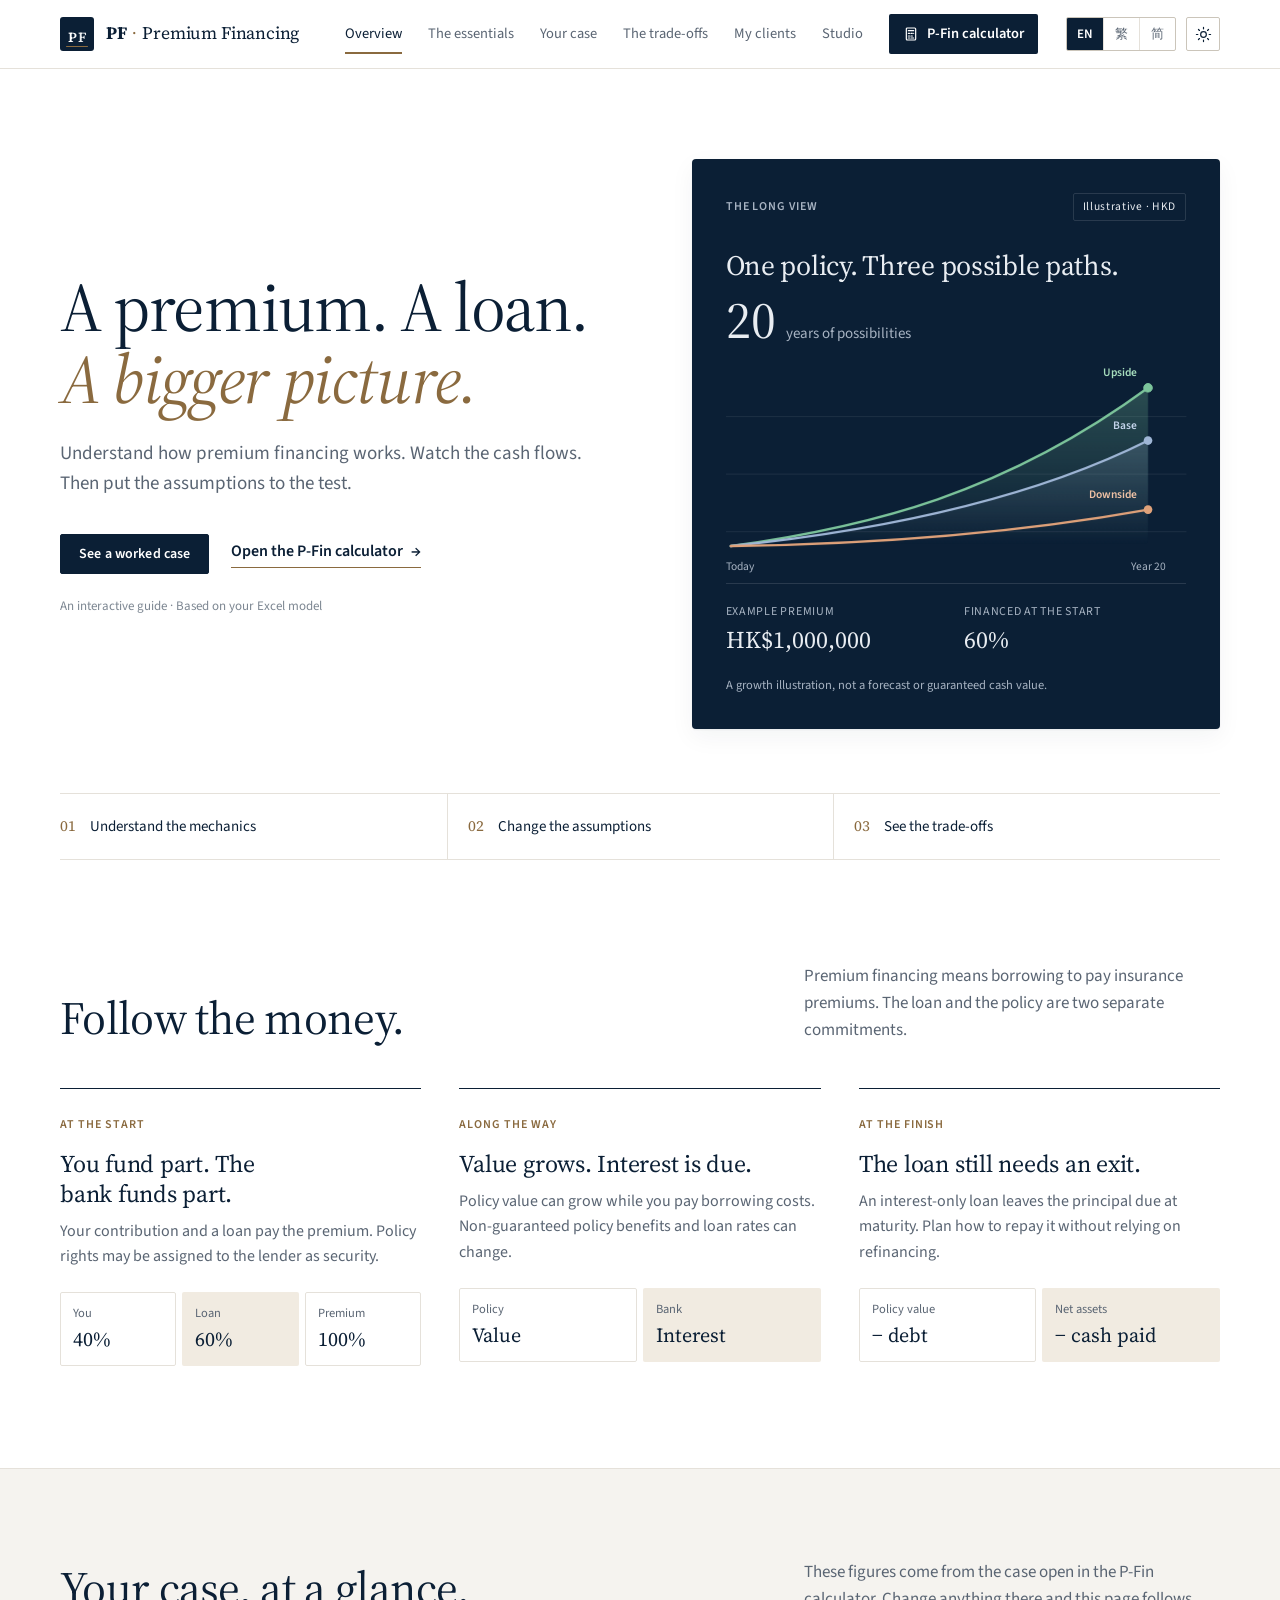
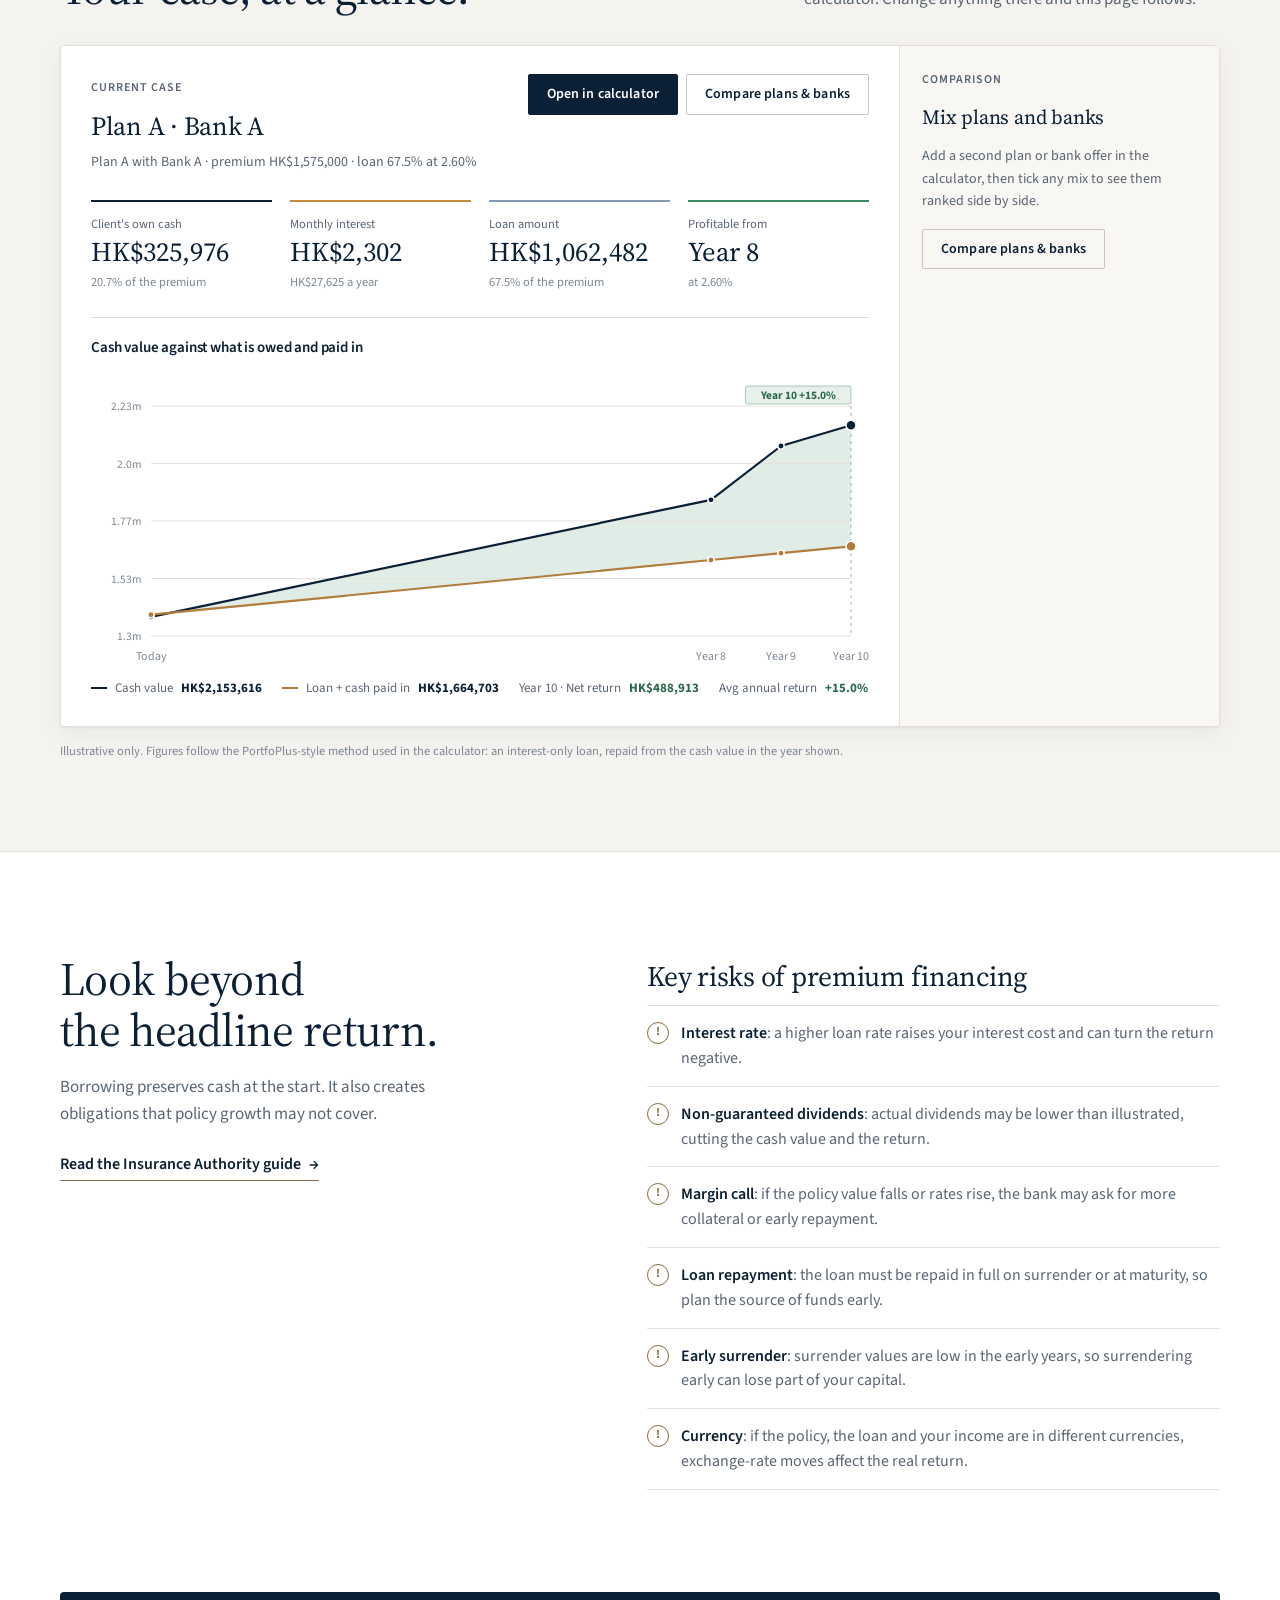
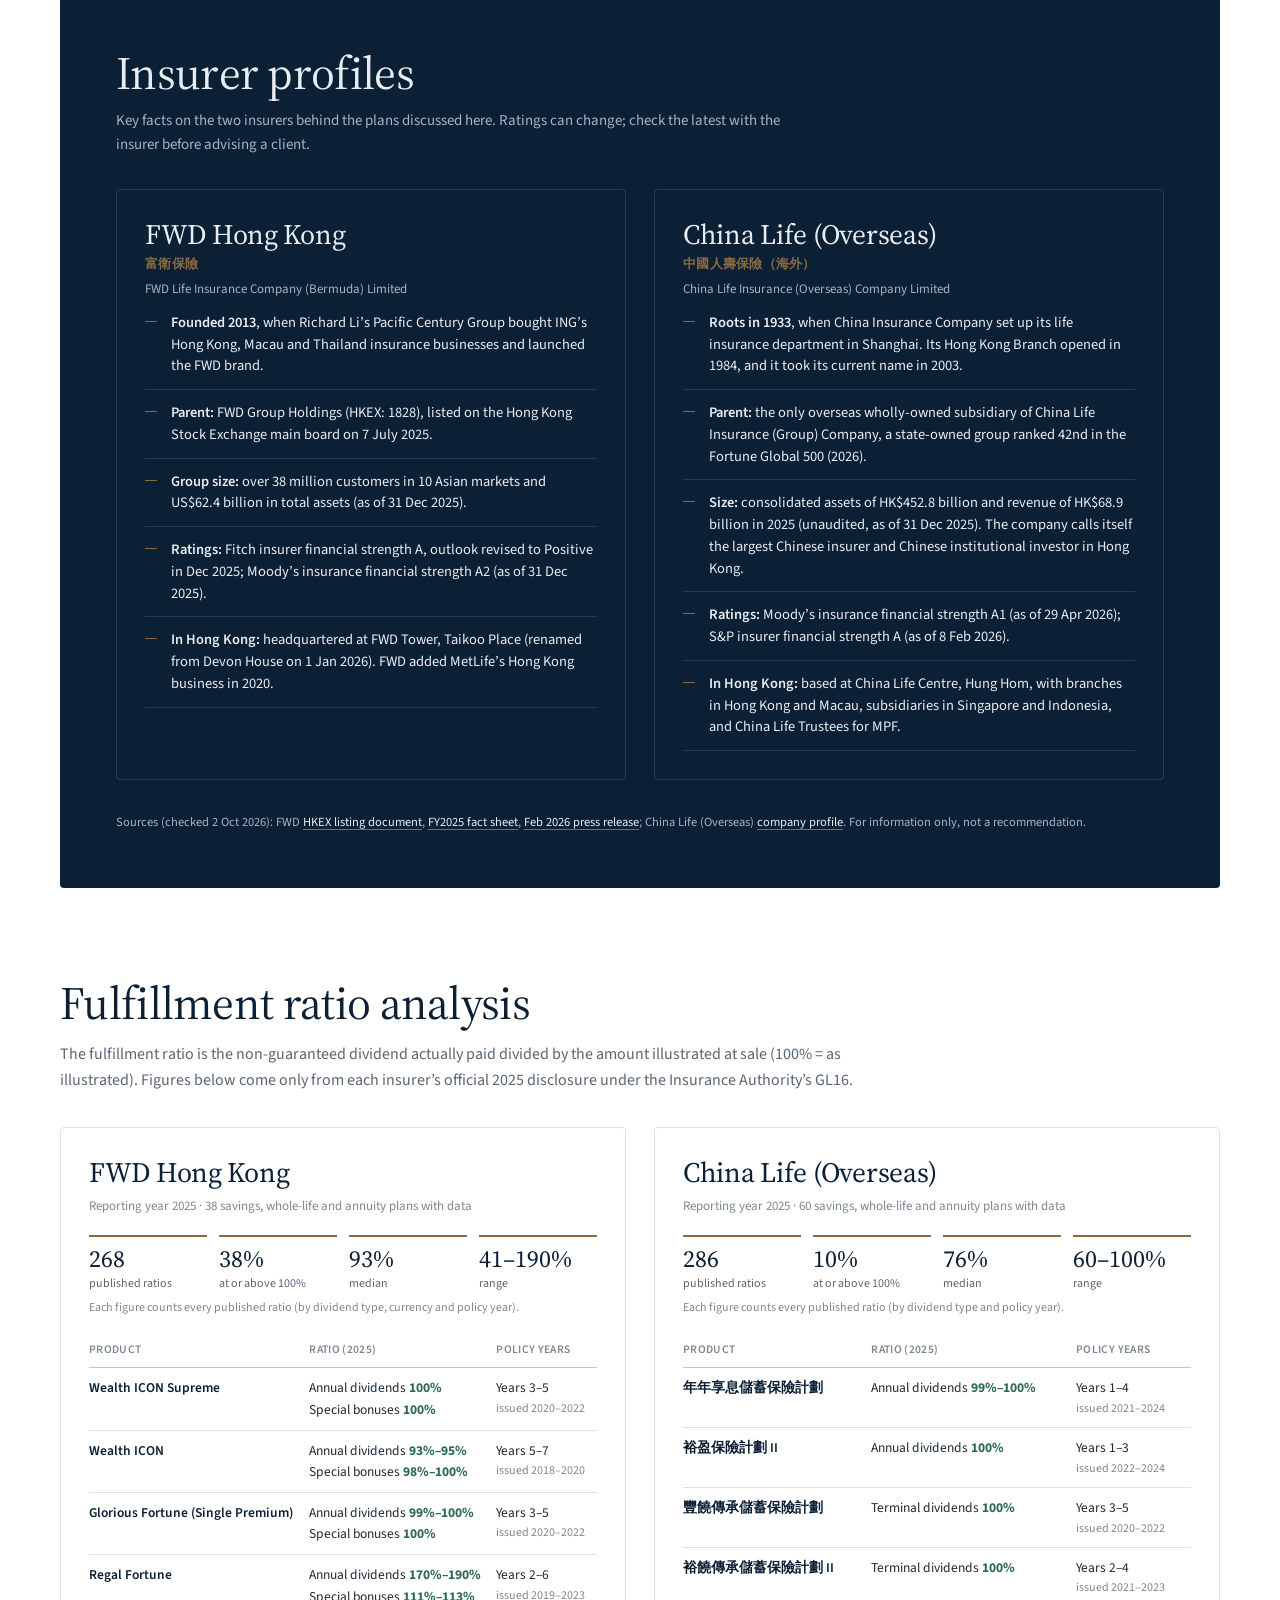
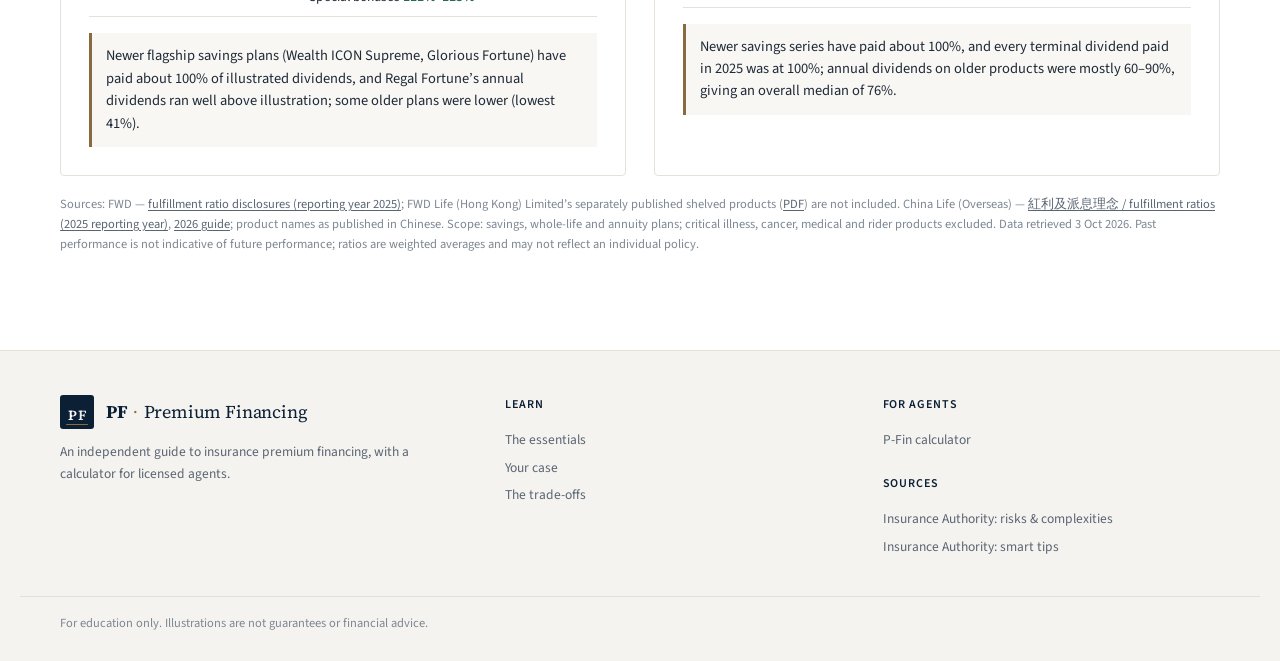
<file: index.html>
<!doctype html>
<html lang="en">
<head>
<meta charset="utf-8">
<meta name="viewport" content="width=device-width,initial-scale=1">
<title>PF · Premium Financing · Understand premium financing</title>
<meta name="description" content="Learn insurance premium financing through interactive cash flows and scenario projections, with a P-Fin calculator for licensed agents.">
<meta name="theme-color" content="#ffffff">
<script>(function(){try{var d=document.documentElement,m=JSON.parse(localStorage.getItem('pl-theme')),g=JSON.parse(localStorage.getItem('pl-lang'));if(m==='dark'||m==='light')d.dataset.theme=m;if(g)d.lang=g}catch(e){}})()</script>
<link rel="icon" href="data:image/svg+xml,%3Csvg xmlns='http://www.w3.org/2000/svg' viewBox='0 0 32 32'%3E%3Crect width='32' height='32' rx='3' fill='%230b1f35'/%3E%3Ctext x='16' y='23' text-anchor='middle' font-family='Georgia,serif' font-size='20' fill='%23c9a46c'%3EP%3C/text%3E%3C/svg%3E">
<link rel="preconnect" href="https://fonts.googleapis.com"><link rel="preconnect" href="https://fonts.gstatic.com" crossorigin>
<link href="https://fonts.googleapis.com/css2?family=Source+Sans+3:wght@400;500;600;700&family=Source+Serif+4:ital,opsz,wght@0,8..60,400;0,8..60,500;0,8..60,600;1,8..60,400&display=swap" rel="stylesheet">
<link rel="stylesheet" href="site.css?v=14">
<style>
/* hero */
.hero{display:grid;grid-template-columns:minmax(0,1.05fr) minmax(0,1fr);gap:clamp(32px,6vw,88px);align-items:center;padding:clamp(48px,7vw,96px) 0 clamp(40px,5vw,72px)}
.hero h1{font-size:clamp(42px,5.4vw,74px);line-height:1.04;letter-spacing:-.02em}
.hero h1 em{font-style:italic;color:var(--accent)}
.hero .lead{font-size:clamp(17px,1.5vw,19px);color:var(--muted);max-width:30em;margin-top:24px}
.hero .ctas{display:flex;align-items:center;gap:22px;flex-wrap:wrap;margin-top:34px}
.hero .micro{font-size:13px;color:var(--faint);margin-top:22px}
.hp{background:var(--hero);color:var(--hero-ink);border-radius:4px;padding:clamp(22px,3vw,34px);box-shadow:var(--shadow)}
.hp-top{display:flex;justify-content:space-between;align-items:center;gap:12px}
.hp .label{color:var(--hero-muted)}
.chip{font-size:11.5px;letter-spacing:.06em;border:1px solid var(--hero-line);border-radius:2px;padding:4px 9px;white-space:nowrap}
.hp h2{font-size:clamp(22px,2.2vw,28px);color:var(--hero-ink);margin-top:22px}
.hp .big{display:flex;align-items:baseline;gap:10px;margin-top:6px;color:var(--hero-muted);font-size:15px}
.hp .big b{font-family:var(--serif);font-weight:400;font-size:52px;line-height:1;color:var(--hero-ink)}
.hero-chart{width:100%;height:auto;display:block;margin:14px 0 8px;overflow:visible}
.hero-chart text{font-family:var(--sans)}
.hero-chart path.line{stroke-dasharray:520;stroke-dashoffset:520;animation:draw 1.9s cubic-bezier(.45,.05,.2,1) forwards}
.hero-chart .area{opacity:0;animation:fade-in 1.2s .9s ease-out forwards}
.hero-chart .ends>g{opacity:0;animation:pop .5s var(--d) cubic-bezier(.16,1,.3,1) forwards}
.hero-chart .ring{transform-box:fill-box;transform-origin:center;animation:ring 2.4s 2.6s ease-out infinite}
@keyframes draw{to{stroke-dashoffset:0}}@keyframes fade-in{to{opacity:1}}
@keyframes pop{from{opacity:0;transform:translateX(-8px)}to{opacity:1;transform:none}}
@keyframes ring{0%{transform:scale(1);opacity:.9}70%,100%{transform:scale(3.2);opacity:0}}
.hp-stats{display:grid;grid-template-columns:1fr 1fr;gap:16px;border-top:1px solid var(--hero-line);padding-top:18px}
.hp-stats span{display:block;font-size:12px;letter-spacing:.06em;text-transform:uppercase;color:var(--hero-muted)}
.hp-stats strong{font-family:var(--serif);font-weight:400;font-size:24px}
.hp-note{font-size:12.5px;color:var(--hero-muted);margin-top:16px}

/* steps */
.steps{display:grid;grid-template-columns:repeat(3,1fr);border-top:1px solid var(--line);border-bottom:1px solid var(--line)}
.steps a{display:flex;align-items:baseline;gap:14px;padding:20px 20px 20px 0;font-size:15px;color:var(--ink);transition:color .2s}
.steps a+a{padding-left:20px;border-left:1px solid var(--line)}
.steps a b{font-family:var(--serif);font-weight:400;color:var(--accent);font-size:15px}
.steps a:hover{color:var(--accent)}

/* sections */
.sec{padding:clamp(64px,8vw,112px) 0 0}
.sec-head{display:grid;grid-template-columns:minmax(0,1fr) minmax(0,26em);gap:40px;align-items:end;margin-bottom:44px}
.sec-head h2,.rk h2,.tk h2{font-size:clamp(32px,3.6vw,50px);line-height:1.1;letter-spacing:-.015em}
.sec-head p{color:var(--muted);font-size:17px}
.lessons{display:grid;grid-template-columns:repeat(3,1fr);gap:clamp(20px,3vw,40px)}
.lesson{border-top:1px solid var(--ink);padding-top:22px}
.lesson .label{color:var(--accent)}
.lesson h3{font-size:24px;line-height:1.25;margin:12px 0 10px}
.lesson p{color:var(--muted)}
.flow{display:flex;gap:6px;margin-top:22px}
.flow div{flex:1;border:1px solid var(--line);padding:10px 12px;font-size:12.5px;color:var(--muted);border-radius:2px}
.flow strong{display:block;font-family:var(--serif);font-weight:400;font-size:20px;color:var(--ink)}
.flow div:nth-child(2){background:var(--accent-soft);border-color:transparent}

/* live preview of the calculator case */
.lab-band{background:var(--bg-alt);border-top:1px solid var(--line);border-bottom:1px solid var(--line);margin-top:clamp(64px,8vw,112px);padding:clamp(56px,7vw,96px) 0}
.lab-band .sec-head{margin-bottom:32px}
.pv{display:grid;grid-template-columns:minmax(0,1fr) 320px;border:1px solid var(--line);background:var(--surface);border-radius:4px;box-shadow:var(--shadow);overflow:hidden}
.pv-main{padding:28px 30px;min-width:0}
.pv-top{display:flex;justify-content:space-between;align-items:flex-start;gap:20px;flex-wrap:wrap}
.pv-top h3{font-size:26px;margin-top:6px}
.pv-top p{color:var(--muted);font-size:14px;margin-top:4px}
.pv-ctas{display:flex;gap:8px;flex-wrap:wrap}
.pv-kpis{display:grid;grid-template-columns:repeat(4,minmax(0,1fr));gap:18px;margin:26px 0 22px}
.pv-kpis>div{border-top:2px solid var(--c);padding-top:12px}
.pv-kpis span{display:block;font-size:12.5px;color:var(--muted)}
.pv-kpis strong{display:block;font-family:var(--serif);font-weight:400;font-size:27px;line-height:1.3;color:var(--ink);font-variant-numeric:tabular-nums}
.pv-kpis em{font-style:normal;font-size:12.5px;color:var(--faint)}
.pv-chart{border-top:1px solid var(--line);padding-top:18px}
.pv-chart h4{font-family:var(--sans);font-size:15px;font-weight:600;color:var(--ink)}
.pv-chart .chart{margin-top:10px;position:relative}
.pv-chart .chart svg{display:block;width:100%;height:auto}
.pv-chart .chart svg text{font-family:var(--sans)}
.pv-legend{display:flex;gap:20px;flex-wrap:wrap;font-size:13px;color:var(--muted);margin-top:8px}
.pv-legend span{display:flex;align-items:center;gap:8px}
.pv-legend i{width:16px;height:2px;background:var(--c)}
.pv-legend b{color:var(--ink);font-variant-numeric:tabular-nums}
.pv-legend .net b{color:var(--pos)}.pv-legend .net.neg b{color:var(--neg)}
.pv-rank{background:var(--sunk);border-left:1px solid var(--line);padding:24px 22px;display:flex;flex-direction:column;gap:12px}
.pv-rank h4{font-size:20px}
.pv-rank p{font-size:14px;color:var(--muted)}
.pv-rank ol{list-style:none;margin:0;padding:0;border-top:1px solid var(--line)}
.pv-rank li{display:grid;grid-template-columns:22px 1fr auto;gap:2px 8px;align-items:baseline;padding:11px 0;border-bottom:1px solid var(--line);font-size:13.5px}
.pv-rank li b{font-family:var(--serif);font-weight:400;color:var(--faint);font-size:17px}
.pv-rank li span{display:flex;align-items:center;gap:7px;color:var(--ink)}
.pv-rank li span i{width:9px;height:9px;border-radius:50%;background:var(--c);flex:none}
.pv-rank li strong{font-family:var(--serif);font-weight:400;font-size:19px;color:var(--ink);font-variant-numeric:tabular-nums}
.pv-rank li small{grid-column:2/-1;font-size:12px;color:var(--faint)}
.pv-rank .btn{align-self:flex-start;margin-top:4px}
.pv-note{font-size:12.5px;color:var(--faint);margin-top:14px;max-width:70em}
.pv-empty{padding:30px;color:var(--muted)}

/* trade-offs */
.rk{display:grid;grid-template-columns:minmax(0,1fr) minmax(0,1.15fr);gap:clamp(32px,7vw,96px);align-items:start}
.rk-intro{position:sticky;top:calc(var(--hdr) + 32px)}
.rk-intro p{color:var(--muted);font-size:17px;margin:18px 0 24px;max-width:24em}
.rk-list h3{font-family:var(--serif);font-weight:400;font-size:clamp(22px,2.2vw,28px);color:var(--ink);margin:0 0 6px}
.rk-list ul{margin:0;padding:0;list-style:none}
.rk-list li{position:relative;padding:15px 0 15px 34px;border-top:1px solid var(--line);color:var(--muted);font-size:16px;line-height:1.55}
.rk-list li:last-child{border-bottom:1px solid var(--line)}
.rk-list li:before{content:"!";position:absolute;left:0;top:16px;width:20px;height:20px;border-radius:50%;border:1.5px solid var(--accent);color:var(--accent);font:700 12px/17px var(--sans);text-align:center}
.rk-list li b{color:var(--ink);font-weight:600}
.rk details{border-top:1px solid var(--line);padding:20px 0}
.rk details:last-child{border-bottom:1px solid var(--line)}
.rk summary{cursor:pointer;list-style:none;display:flex;align-items:baseline;gap:16px;font-family:var(--serif);font-size:22px;color:var(--ink)}
.rk summary::-webkit-details-marker{display:none}
.rk summary b{font-weight:400;font-size:15px;color:var(--accent);min-width:24px}
.rk summary:after{content:'+';margin-left:auto;font-family:var(--sans);font-size:22px;color:var(--muted);transition:transform .25s}
.rk details[open] summary:after{transform:rotate(45deg)}
.rk details p{color:var(--muted);padding:10px 30px 0 40px}

/* closing */
.tk{margin-top:clamp(64px,8vw,112px);background:var(--hero);color:var(--hero-ink);border-radius:4px;padding:clamp(28px,5vw,56px);display:grid;grid-template-columns:1fr 1fr;gap:clamp(24px,5vw,64px);align-items:center}
.tk h2{color:var(--hero-ink)}
.tk ul{margin:0;padding:0;list-style:none}
.tk li{padding:12px 0 12px 26px;border-bottom:1px solid var(--hero-line);position:relative}
.tk li:before{content:'';position:absolute;left:0;top:21px;width:12px;height:1px;background:var(--accent)}
.tk p{color:var(--hero-muted);font-size:14.5px;margin-top:18px}
.tk .btn{margin-top:22px;border-color:var(--hero-line);color:var(--hero-ink)}
.tk .btn:hover{border-color:var(--hero-ink)}
.tk.ins{grid-template-columns:1fr;align-items:start;gap:clamp(20px,3vw,32px)}
.ins-head p{color:var(--hero-muted);font-size:15px;margin-top:10px;max-width:46em}
.ins-cards{display:grid;grid-template-columns:1fr 1fr;gap:clamp(16px,2.5vw,28px)}
.ins-card{border:1px solid var(--hero-line);border-radius:4px;padding:clamp(18px,2.5vw,28px)}
.ins-card h3{color:var(--hero-ink);font-size:clamp(22px,2.2vw,28px);line-height:1.2}
.ins-card h3 small{display:block;font-family:var(--sans);font-size:13px;font-weight:600;color:var(--accent);letter-spacing:.02em;margin-top:6px}
.tk .ins-sub{margin-top:6px;font-size:13px}
.ins-card li{font-size:14.5px;line-height:1.5}
.ins-card li b{color:var(--hero-ink);font-weight:600}
.tk p.ins-src{margin-top:0;font-size:12.5px;line-height:1.6}
.ins-src a{color:var(--hero-ink);text-decoration:underline;text-decoration-color:var(--accent);text-underline-offset:3px}
@media (max-width:800px){.ins-cards{grid-template-columns:1fr}}
.fr{padding-top:clamp(56px,7vw,96px)}
.fr-head h2{font-size:clamp(32px,3.6vw,50px);line-height:1.1;letter-spacing:-.015em}
.fr-head p{color:var(--muted);font-size:16px;margin-top:14px;max-width:52em}
.fr-cards{display:grid;grid-template-columns:1fr 1fr;gap:clamp(16px,2.5vw,28px);margin-top:clamp(22px,3vw,34px)}
.fr-card{border:1px solid var(--line);border-radius:4px;padding:clamp(18px,2.5vw,28px);background:var(--surface);min-width:0}
.fr-card h3{font-size:clamp(22px,2.2vw,28px);line-height:1.2;color:var(--ink)}
.fr-card .fr-sub{color:var(--faint);font-size:13px;margin-top:6px}
.fr-stats{display:grid;grid-template-columns:repeat(4,minmax(0,1fr));gap:12px;margin:18px 0 6px}
.fr-stats div{border-top:2px solid var(--accent);padding-top:8px}
.fr-stats strong{display:block;font-family:var(--serif);font-weight:400;font-size:24px;line-height:1.2;color:var(--ink);font-variant-numeric:tabular-nums}
.fr-stats span{display:block;font-size:12px;color:var(--muted);line-height:1.35;margin-top:2px}
.fr-note{font-size:12px;color:var(--faint);margin:6px 0 0}
.fr-tw{overflow-x:auto;margin-top:16px}
.fr-card table{width:100%;border-collapse:collapse;font-size:13.5px}
.fr-card th{text-align:left;font-size:11.5px;font-weight:600;letter-spacing:.03em;text-transform:uppercase;color:var(--faint);padding:8px 8px 8px 0;border-bottom:1px solid var(--line-strong)}
.fr-card td{padding:9px 8px 9px 0;border-bottom:1px solid var(--line);color:var(--text);vertical-align:top}
.fr-card td:first-child{color:var(--ink);font-weight:600}
.fr-card td b{color:var(--pos);font-weight:700;white-space:nowrap}
.fr-card td small{display:block;color:var(--faint);font-size:12px;font-weight:400}
.fr-concl{margin-top:16px;padding:12px 14px;background:var(--sunk);border-left:3px solid var(--accent);font-size:14.5px;line-height:1.55;color:var(--text)}
.fr-src{font-size:12.5px;line-height:1.6;color:var(--faint);margin-top:18px}
.fr-src a{color:var(--muted);text-decoration:underline;text-underline-offset:2px}
@media (max-width:900px){.fr-cards{grid-template-columns:1fr}}
@media (max-width:480px){.fr-stats{grid-template-columns:repeat(2,minmax(0,1fr))}}

.reveal{animation:rise .8s cubic-bezier(.16,1,.3,1) both}
@keyframes rise{from{opacity:0;transform:translateY(16px)}}

@media (max-width:1000px){.pv{grid-template-columns:1fr}.pv-rank{border-left:0;border-top:1px solid var(--line)}}
@media (max-width:900px){
  .hero,.sec-head,.rk,.tk{grid-template-columns:1fr}
  .sec-head{gap:14px}
  .rk-intro{position:static}
  .pv-kpis{grid-template-columns:repeat(2,minmax(0,1fr))}
}
@media (max-width:640px){
  .steps{grid-template-columns:1fr}
  .steps a+a{padding-left:0;border-left:0;border-top:1px solid var(--line)}
  .lessons{grid-template-columns:1fr}
  .pv{margin:0 calc(var(--gutter) * -.5)}
  .pv-main{padding:20px 16px}.pv-rank{padding:20px 16px}
  .pv-kpis strong{font-size:22px}
  .pv-ctas{width:100%}.pv-ctas .btn{flex:1}
  .rk details p{padding:10px 0 0 40px}
}
@media (prefers-reduced-motion:reduce){.hero-chart path.line{stroke-dashoffset:0}.hero-chart .area,.hero-chart .ends>g{opacity:1}.hero-chart .ring{display:none}}
</style>
</head>
<body>
<header class="gh"><div class="gh-in">
  <a class="gh-brand" href="index.html" aria-label="PF · Premium Financing"><span class="mk" aria-hidden="true"><span class="mk-l">P</span><span class="mk-r">F</span></span><span class="wm"><b>PF</b><i>·</i><span>Premium Financing</span></span></a>
  <nav class="gh-nav" aria-label="Main">
    <a href="#top" data-st="home" data-spy="top">Overview</a>
    <a href="#learn" data-st="learn" data-spy="learn">The essentials</a>
    <a href="#explore" data-st="lab" data-spy="explore">Your case</a>
    <a href="#risks" data-st="risks" data-spy="risks">The trade-offs</a>
    <a href="dashboard.html" data-st="dash">My clients</a>
    <a href="studio.html" data-st="studio">Studio</a>
    <a class="gh-cta" href="calculator.html"><svg viewBox="0 0 24 24" aria-hidden="true"><rect x="5" y="3" width="14" height="18" rx="1.5"/><path d="M8 7h8M8 11h2M12 11h2M16 11h0M8 15h2M12 15h2M8 18h2M12 18h4"/></svg><span data-st="calc">P-Fin calculator</span></a>
  </nav>
  <div class="gh-util">
    <div class="gh-lang" role="group" aria-label="Language" data-st-label="lang"><button type="button" data-lang="en" lang="en">EN</button><button type="button" data-lang="zh-Hant" lang="zh-Hant">繁</button><button type="button" data-lang="zh-Hans" lang="zh-Hans">简</button></div>
    <button class="gh-icon" type="button" data-theme-toggle aria-label="Switch light or dark theme" data-st-label="theme"><svg class="sun" viewBox="0 0 24 24" aria-hidden="true"><circle cx="12" cy="12" r="4"/><path d="M12 2v2M12 20v2M4.9 4.9l1.4 1.4M17.7 17.7l1.4 1.4M2 12h2M20 12h2M4.9 19.1l1.4-1.4M17.7 6.3l1.4-1.4"/></svg><svg class="moon" viewBox="0 0 24 24" aria-hidden="true"><path d="M20 14.5A8 8 0 019.5 4a8 8 0 1010.5 10.5z"/></svg></button>
    <button class="gh-icon gh-menu" type="button" aria-expanded="false" aria-controls="ghPanel" aria-label="Menu" data-st-label="menu"><svg viewBox="0 0 24 24" aria-hidden="true"><path d="M4 7h16M4 12h16M4 17h16"/></svg></button>
  </div>
  <div class="gh-panel" id="ghPanel">
    <a href="#top" data-st="home">Overview</a><a href="#learn" data-st="learn">The essentials</a><a href="#explore" data-st="lab">Your case</a><a href="#risks" data-st="risks">The trade-offs</a>
    <a href="dashboard.html" data-st="dash">My clients</a>
    <a href="studio.html" data-st="studio">Studio</a>
    <a class="btn gh-cta" href="calculator.html" data-st="calc">P-Fin calculator</a>
      <div class="gh-lang gh-lang-m" role="group" aria-label="Language" data-st-label="lang"><button type="button" data-lang="en" lang="en">EN</button><button type="button" data-lang="zh-Hant" lang="zh-Hant">繁</button><button type="button" data-lang="zh-Hans" lang="zh-Hans">简</button></div>
  </div>
</div></header>

<main>
<div class="wrap">
  <section class="hero" id="top">
    <div class="reveal">
      <h1 data-ih="hero_h1">A premium. A loan.<br><em>A bigger picture.</em></h1>
      <p class="lead" data-i="hero_p">Understand how premium financing works. Watch the cash flows. Then put the assumptions to the test.</p>
      <div class="ctas"><a class="btn solid" href="#explore" data-i="hero_cta">See a worked case</a><a class="link-arrow" href="calculator.html" data-i="hero_cta2">Open the P-Fin calculator</a></div>
      <p class="micro" data-i="hero_micro">An interactive guide · Based on your Excel model</p>
    </div>
    <div class="hp">
      <div class="hp-top"><span class="label" data-i="hp_label">The long view</span><span class="chip" data-i="chip_ill">Illustrative · HKD</span></div>
      <h2 data-i="hp_h">One policy. Three possible paths.</h2>
      <div class="big"><b>20</b><span data-i="hp_years">years of possibilities</span></div>
      <svg class="hero-chart" viewBox="0 0 480 224" role="img" aria-label="Illustrative upside, base and downside growth paths over 20 years" data-i-aria="hero_aria"><defs><linearGradient id="heroUp" x1="0" y1="0" x2="0" y2="1"><stop offset="0" stop-color="#7cc49b" stop-opacity=".28"/><stop offset="1" stop-color="#7cc49b" stop-opacity="0"/></linearGradient><linearGradient id="heroMid" x1="0" y1="0" x2="0" y2="1"><stop offset="0" stop-color="#9fb6d6" stop-opacity=".2"/><stop offset="1" stop-color="#9fb6d6" stop-opacity="0"/></linearGradient></defs><g stroke="#ffffff14"><path d="M0 59H480 M0 119H480 M0 179H480"/></g><path class="area" d="M5 194 C150 174 290 139 440 29 L440 194Z" fill="url(#heroUp)"/><path class="area" style="animation-delay:.15s" d="M5 194 C150 179 310 149 440 84 L440 194Z" fill="url(#heroMid)"/><path class="line" d="M5 194 C150 174 290 139 440 29" stroke="#7cc49b" stroke-width="2.5" fill="none" stroke-linecap="round"/><path class="line" style="animation-delay:.15s" d="M5 194 C150 179 310 149 440 84" stroke="#9fb6d6" stroke-width="2.5" fill="none" stroke-linecap="round"/><path class="line" style="animation-delay:.3s" d="M5 194 C150 192 300 181 440 156" stroke="#e0a27a" stroke-width="2.5" fill="none" stroke-linecap="round"/><g class="ends" font-size="12" font-weight="600"><g style="--d:1.9s"><circle cx="440" cy="29" r="4.5" fill="#7cc49b"/><circle class="ring" cx="440" cy="29" r="4.5" fill="none" stroke="#7cc49b"/><text x="428" y="17" text-anchor="end" fill="#a6dcbd" data-i="hp_up">Upside</text></g><g style="--d:2.05s"><circle cx="440" cy="84" r="4.5" fill="#9fb6d6"/><text x="428" y="72" text-anchor="end" fill="#c3d3ea" data-i="hp_base">Base</text></g><g style="--d:2.2s"><circle cx="440" cy="156" r="4.5" fill="#e0a27a"/><text x="428" y="144" text-anchor="end" fill="#efc2a5" data-i="hp_down">Downside</text></g></g><g fill="#a7b3c2" font-size="12"><text x="0" y="219" data-i="today">Today</text><text x="440" y="219" text-anchor="middle" data-i="y20">Year 20</text></g></svg>
      <div class="hp-stats"><div><span data-i="hp_s1">Example premium</span><strong>HK$1,000,000</strong></div><div><span data-i="hp_s2">Financed at the start</span><strong>60%</strong></div></div>
      <p class="hp-note" data-i="hp_note">A growth illustration, not a forecast or guaranteed cash value.</p>
    </div>
  </section>

  <nav class="steps" aria-label="Guide"><a href="#learn"><b>01</b><span data-i="st1">Understand the mechanics</span></a><a href="#explore"><b>02</b><span data-i="st2">Change the assumptions</span></a><a href="#risks"><b>03</b><span data-i="st3">See the trade-offs</span></a></nav>

  <section class="sec" id="learn">
    <div class="sec-head"><h2 data-i="ess_h">Follow the money.</h2><p data-i="ess_p">Premium financing means borrowing to pay insurance premiums. The loan and the policy are two separate commitments.</p></div>
    <div class="lessons">
      <article class="lesson"><span class="label" data-i="l1_k">At the start</span><h3 data-i="l1_h">You fund part. The bank funds part.</h3><p data-i="l1_p">Your contribution and a loan pay the premium. Policy rights may be assigned to the lender as security.</p>
        <div class="flow"><div><span data-i="f_you">You</span><strong>40%</strong></div><div><span data-i="f_loan">Loan</span><strong>60%</strong></div><div><span data-i="f_prem">Premium</span><strong>100%</strong></div></div></article>
      <article class="lesson"><span class="label" data-i="l2_k">Along the way</span><h3 data-i="l2_h">Value grows. Interest is due.</h3><p data-i="l2_p">Policy value can grow while you pay borrowing costs. Non-guaranteed policy benefits and loan rates can change.</p>
        <div class="flow"><div><span data-i="f_policy">Policy</span><strong data-i="f_value">Value</strong></div><div><span data-i="f_bank">Bank</span><strong data-i="f_int">Interest</strong></div></div></article>
      <article class="lesson"><span class="label" data-i="l3_k">At the finish</span><h3 data-i="l3_h">The loan still needs an exit.</h3><p data-i="l3_p">An interest-only loan leaves the principal due at maturity. Plan how to repay it without relying on refinancing.</p>
        <div class="flow"><div><span data-i="f_pv">Policy value</span><strong data-i="f_debt">− debt</strong></div><div><span data-i="f_net">Net assets</span><strong data-i="f_paid">− cash paid</strong></div></div></article>
    </div>
  </section>
</div>

<section class="lab-band" id="explore"><div class="wrap">
  <div class="sec-head"><h2 data-i="lab_h">See the whole financial picture.</h2><p data-i="pv_p">These figures come from the case open in the P-Fin calculator. Change anything there and this page follows.</p></div>
  <div class="pv" id="pv">
    <div class="pv-main">
      <div class="pv-top"><div><span class="label" data-i="pv_case">Current case</span><h3 id="pvName">–</h3><p id="pvSub"></p></div>
        <div class="pv-ctas"><a class="btn solid" href="calculator.html" data-i="pv_open">Open in calculator</a><a class="btn" href="calculator.html#compare" data-i="pv_cmp">Compare plans &amp; banks</a></div></div>
      <div class="pv-kpis">
        <div style="--c:var(--c-cap)"><span data-i="k_cash">Client's own cash</span><strong id="pvCash">–</strong><em id="pvCashSub"></em></div>
        <div style="--c:var(--c-cost)"><span data-i="k_month">Monthly interest</span><strong id="pvMonth">–</strong><em id="pvMonthSub"></em></div>
        <div style="--c:var(--c-loan)"><span data-i="k_loan">Loan amount</span><strong id="pvLoan">–</strong><em id="pvLoanSub"></em></div>
        <div style="--c:var(--c-gain)"><span data-i="k_be">Profitable from</span><strong id="pvBe">–</strong><em id="pvBeSub"></em></div>
      </div>
      <div class="pv-chart"><h4 data-i="pv_ch">Cash value against what is owed and paid in</h4><div class="chart" id="pvChart"></div><div class="pv-legend" id="pvLegend"></div></div>
    </div>
    <aside class="pv-rank" id="pvRank"></aside>
  </div>
  <p class="pv-note" data-i="pv_note">Illustrative only. Figures follow the PortfoPlus-style method used in the calculator: an interest-only loan, repaid from the cash value in the year shown.</p>
</div></section>

<div class="wrap">
  <section class="sec" id="risks"><div class="rk">
    <div class="rk-intro"><h2 data-ih="rk_h">Look beyond<br>the headline return.</h2><p data-i="rk_p">Borrowing preserves cash at the start. It also creates obligations that policy growth may not cover.</p><a class="link-arrow" href="https://www.ia.org.hk/en/premium_financing/smart_tips.html" target="_blank" rel="noopener noreferrer" data-i="rk_link">Read the Insurance Authority guide</a></div>
    <div class="rk-list"><h3 data-i="rk_list_h">Key risks of premium financing</h3><ul data-ih="rk_list"></ul></div>
  </div></section>

  <section class="tk ins" id="insurers" aria-labelledby="insH">
    <div class="ins-head"><h2 id="insH" data-i="in_h">Insurer profiles</h2><p data-i="in_p"></p></div>
    <div class="ins-cards">
      <article class="ins-card"><h3 data-ih="fwd_h"></h3><p class="ins-sub" data-i="fwd_sub"></p><ul data-ih="fwd_li"></ul></article>
      <article class="ins-card"><h3 data-ih="cl_h"></h3><p class="ins-sub" data-i="cl_sub"></p><ul data-ih="cl_li"></ul></article>
    </div>
    <p class="ins-src" data-ih="in_src"></p>
  </section>

  <section class="sec fr" id="fulfillment" aria-labelledby="frH">
    <div class="fr-head"><h2 id="frH" data-i="fr_h">Fulfillment ratio analysis</h2><p data-ih="fr_p"></p></div>
    <div class="fr-cards">
      <article class="fr-card" data-ih="fr_fwd"></article>
      <article class="fr-card" data-ih="fr_cl"></article>
    </div>
    <p class="fr-src" data-ih="fr_src"></p>
  </section>
</div>
</main>

<footer class="gf">
  <div class="gf-in">
    <div><div class="gf-brand" aria-label="PF · Premium Financing"><span class="mk" aria-hidden="true"><span class="mk-l">P</span><span class="mk-r">F</span></span><span class="wm"><b>PF</b><i>·</i><span>Premium Financing</span></span></div><p data-st="f_about">An independent guide to insurance premium financing, with a calculator for licensed agents.</p></div>
    <div><h4 data-st="f_learn">Learn</h4><a href="#learn" data-st="learn">The essentials</a><a href="#explore" data-st="lab">Your case</a><a href="#risks" data-st="risks">The trade-offs</a></div>
    <div><h4 data-st="f_tools">For agents</h4><a href="calculator.html" data-st="calc">P-Fin calculator</a><h4 data-st="f_src" style="margin-top:20px">Sources</h4><a href="https://www.ia.org.hk/en/legislative_framework/Conduct_in_Focus_Issue_05_03.html" target="_blank" rel="noopener noreferrer" data-st="f_ia1">Insurance Authority: risks &amp; complexities</a><a href="https://www.ia.org.hk/en/premium_financing/smart_tips.html" target="_blank" rel="noopener noreferrer" data-st="f_ia2">Insurance Authority: smart tips</a></div>
  </div>
  <div class="gf-base" data-st="f_base">For education only. Illustrations are not guarantees or financial advice.</div>
</footer>

<script src="site.js?v=14"></script>
<script src="engine.js?v=14"></script>
<script>
'use strict';
const $ = id => document.getElementById(id);
const I18N = {
"en": {
"doc_title": "PF · Premium Financing · Understand premium financing",
"hero_h1": "A premium. A loan.<br><em>A bigger picture.</em>",
"hero_p": "Understand how premium financing works. Watch the cash flows. Then put the assumptions to the test.",
"hero_cta": "See a worked case",
"hero_cta2": "Open the P-Fin calculator",
"hero_micro": "An interactive guide · Based on your Excel model",
"hp_label": "The long view",
"chip_ill": "Illustrative · HKD",
"hp_h": "One policy. Three possible paths.",
"hp_years": "years of possibilities",
"hp_up": "Upside",
"hp_base": "Base",
"hp_down": "Downside",
"today": "Today",
"y20": "Year 20",
"hp_s1": "Example premium",
"hp_s2": "Financed at the start",
"hp_note": "A growth illustration, not a forecast or guaranteed cash value.",
"st1": "Understand the mechanics",
"st2": "Change the assumptions",
"st3": "See the trade-offs",
"ess_h": "Follow the money.",
"ess_p": "Premium financing means borrowing to pay insurance premiums. The loan and the policy are two separate commitments.",
"l1_k": "At the start",
"l1_h": "You fund part. The bank funds part.",
"l1_p": "Your contribution and a loan pay the premium. Policy rights may be assigned to the lender as security.",
"f_you": "You",
"f_loan": "Loan",
"f_prem": "Premium",
"l2_k": "Along the way",
"l2_h": "Value grows. Interest is due.",
"l2_p": "Policy value can grow while you pay borrowing costs. Non-guaranteed policy benefits and loan rates can change.",
"f_policy": "Policy",
"f_value": "Value",
"f_bank": "Bank",
"f_int": "Interest",
"l3_k": "At the finish",
"l3_h": "The loan still needs an exit.",
"l3_p": "An interest-only loan leaves the principal due at maturity. Plan how to repay it without relying on refinancing.",
"f_pv": "Policy value",
"f_debt": "− debt",
"f_net": "Net assets",
"f_paid": "− cash paid",
"lab_h": "Your case, at a glance.",
"year_n": "Year {n}",
"s_com": "Loan + cash paid in",
"rk_h": "Look beyond<br>the headline return.",
"rk_p": "Borrowing preserves cash at the start. It also creates obligations that policy growth may not cover.",
"rk_link": "Read the Insurance Authority guide",
"in_h": "Insurer profiles",
"rk_list_h": "Key risks of premium financing",
"rk_list": "<li><b>Interest rate</b>: a higher loan rate raises your interest cost and can turn the return negative.</li><li><b>Non-guaranteed dividends</b>: actual dividends may be lower than illustrated, cutting the cash value and the return.</li><li><b>Margin call</b>: if the policy value falls or rates rise, the bank may ask for more collateral or early repayment.</li><li><b>Loan repayment</b>: the loan must be repaid in full on surrender or at maturity, so plan the source of funds early.</li><li><b>Early surrender</b>: surrender values are low in the early years, so surrendering early can lose part of your capital.</li><li><b>Currency</b>: if the policy, the loan and your income are in different currencies, exchange-rate moves affect the real return.</li>",
"fr_h": "Fulfillment ratio analysis",
"fr_p": "The fulfillment ratio is the non-guaranteed dividend actually paid divided by the amount illustrated at sale (100% = as illustrated). Figures below come only from each insurer’s official 2025 disclosure under the Insurance Authority’s GL16.",
"fr_fwd": "<h3>FWD Hong Kong</h3><p class=\"fr-sub\">Reporting year 2025 · 38 savings, whole-life and annuity plans with data</p><div class=\"fr-stats\"><div><strong>268</strong><span>published ratios</span></div><div><strong>38%</strong><span>at or above 100%</span></div><div><strong>93%</strong><span>median</span></div><div><strong>41–190%</strong><span>range</span></div></div><p class=\"fr-note\">Each figure counts every published ratio (by dividend type, currency and policy year).</p><div class=\"fr-tw\"><table><thead><tr><th>Product</th><th>Ratio (2025)</th><th>Policy years</th></tr></thead><tbody><tr><td>Wealth ICON Supreme</td><td>Annual dividends <b>100%</b><br>Special bonuses <b>100%</b></td><td>Years 3–5<small>issued 2020–2022</small></td></tr><tr><td>Wealth ICON</td><td>Annual dividends <b>93%–95%</b><br>Special bonuses <b>98%–100%</b></td><td>Years 5–7<small>issued 2018–2020</small></td></tr><tr><td>Glorious Fortune (Single Premium)</td><td>Annual dividends <b>99%–100%</b><br>Special bonuses <b>100%</b></td><td>Years 3–5<small>issued 2020–2022</small></td></tr><tr><td>Regal Fortune</td><td>Annual dividends <b>170%–190%</b><br>Special bonuses <b>111%–113%</b></td><td>Years 2–6<small>issued 2019–2023</small></td></tr></tbody></table></div><p class=\"fr-concl\">Newer flagship savings plans (Wealth ICON Supreme, Glorious Fortune) have paid about 100% of illustrated dividends, and Regal Fortune’s annual dividends ran well above illustration; some older plans were lower (lowest 41%).</p>",
"fr_cl": "<h3>China Life (Overseas)</h3><p class=\"fr-sub\">Reporting year 2025 · 60 savings, whole-life and annuity plans with data</p><div class=\"fr-stats\"><div><strong>286</strong><span>published ratios</span></div><div><strong>10%</strong><span>at or above 100%</span></div><div><strong>76%</strong><span>median</span></div><div><strong>60–100%</strong><span>range</span></div></div><p class=\"fr-note\">Each figure counts every published ratio (by dividend type and policy year).</p><div class=\"fr-tw\"><table><thead><tr><th>Product</th><th>Ratio (2025)</th><th>Policy years</th></tr></thead><tbody><tr><td>年年享息儲蓄保險計劃</td><td>Annual dividends <b>99%–100%</b></td><td>Years 1–4<small>issued 2021–2024</small></td></tr><tr><td>裕盈保險計劃 II</td><td>Annual dividends <b>100%</b></td><td>Years 1–3<small>issued 2022–2024</small></td></tr><tr><td>豐饒傳承儲蓄保險計劃</td><td>Terminal dividends <b>100%</b></td><td>Years 3–5<small>issued 2020–2022</small></td></tr><tr><td>裕饒傳承儲蓄保險計劃 II</td><td>Terminal dividends <b>100%</b></td><td>Years 2–4<small>issued 2021–2023</small></td></tr></tbody></table></div><p class=\"fr-concl\">Newer savings series have paid about 100%, and every terminal dividend paid in 2025 was at 100%; annual dividends on older products were mostly 60–90%, giving an overall median of 76%.</p>",
"fr_src": "Sources: FWD — <a href=\"https://www.fwd.com.hk/en/regulatory-disclosures/fulfillment-ratios/\" target=\"_blank\" rel=\"noopener noreferrer\">fulfillment ratio disclosures (reporting year 2025)</a>; FWD Life (Hong Kong) Limited’s separately published shelved products (<a href=\"https://www.fwdlife.hk/pdf/regulatory-disclosures/fulfillment-ratios.pdf\" target=\"_blank\" rel=\"noopener noreferrer\">PDF</a>) are not included. China Life (Overseas) — <a href=\"https://www.chinalife.com.hk/zh-hk/products/dividend-philosophy-and-investment-strategy\" target=\"_blank\" rel=\"noopener noreferrer\">紅利及派息理念 / fulfillment ratios (2025 reporting year)</a>, <a href=\"https://www.chinalife.com.hk/sites/default/files/2026-07/2026_07_Fulfillment%20Ratio_TC.pdf\" target=\"_blank\" rel=\"noopener noreferrer\">2026 guide</a>; product names as published in Chinese. Scope: savings, whole-life and annuity plans; critical illness, cancer, medical and rider products excluded. Data retrieved 3 Oct 2026. Past performance is not indicative of future performance; ratios are weighted averages and may not reflect an individual policy.",
"in_p": "Key facts on the two insurers behind the plans discussed here. Ratings can change; check the latest with the insurer before advising a client.",
"fwd_h": "FWD Hong Kong<small>富衛保險</small>",
"fwd_sub": "FWD Life Insurance Company (Bermuda) Limited",
"fwd_li": "<li><b>Founded 2013</b>, when Richard Li’s Pacific Century Group bought ING’s Hong Kong, Macau and Thailand insurance businesses and launched the FWD brand.</li><li><b>Parent:</b> FWD Group Holdings (HKEX: 1828), listed on the Hong Kong Stock Exchange main board on 7 July 2025.</li><li><b>Group size:</b> over 38 million customers in 10 Asian markets and US$62.4 billion in total assets (as of 31 Dec 2025).</li><li><b>Ratings:</b> Fitch insurer financial strength A, outlook revised to Positive in Dec 2025; Moody’s insurance financial strength A2 (as of 31 Dec 2025).</li><li><b>In Hong Kong:</b> headquartered at FWD Tower, Taikoo Place (renamed from Devon House on 1 Jan 2026). FWD added MetLife’s Hong Kong business in 2020.</li>",
"cl_h": "China Life (Overseas)<small>中國人壽保險（海外）</small>",
"cl_sub": "China Life Insurance (Overseas) Company Limited",
"cl_li": "<li><b>Roots in 1933</b>, when China Insurance Company set up its life insurance department in Shanghai. Its Hong Kong Branch opened in 1984, and it took its current name in 2003.</li><li><b>Parent:</b> the only overseas wholly-owned subsidiary of China Life Insurance (Group) Company, a state-owned group ranked 42nd in the Fortune Global 500 (2026).</li><li><b>Size:</b> consolidated assets of HK$452.8 billion and revenue of HK$68.9 billion in 2025 (unaudited, as of 31 Dec 2025). The company calls itself the largest Chinese insurer and Chinese institutional investor in Hong Kong.</li><li><b>Ratings:</b> Moody’s insurance financial strength A1 (as of 29 Apr 2026); S&amp;P insurer financial strength A (as of 8 Feb 2026).</li><li><b>In Hong Kong:</b> based at China Life Centre, Hung Hom, with branches in Hong Kong and Macau, subsidiaries in Singapore and Indonesia, and China Life Trustees for MPF.</li>",
"in_src": "Sources (checked 2 Oct 2026): FWD <a href=\"https://www1.hkexnews.hk/listedco/listconews/sehk/2025/0707/11748313/sehk25051900948.pdf\" target=\"_blank\" rel=\"noopener noreferrer\">HKEX listing document</a>, <a href=\"https://www.fwd.com/files/v3/assets/blt7159ee3244a0ea01/blt3d8e09caaaed9a51/69b67d9c1c39020a95f6d0bc/FY_2025_Fact_sheet_EN.pdf\" target=\"_blank\" rel=\"noopener noreferrer\">FY2025 fact sheet</a>, <a href=\"https://www.media-outreach.com/news/hong-kong/2026/02/05/448331/fwd-hong-kong-posts-over-90-growth-in-new-business-fyp-in-the-first-three-quarters-of-20251/\" target=\"_blank\" rel=\"noopener noreferrer\">Feb 2026 press release</a>; China Life (Overseas) <a href=\"https://www.chinalife.com.hk/about-us/clo\" target=\"_blank\" rel=\"noopener noreferrer\">company profile</a>. For information only, not a recommendation.",
"hero_aria": "Illustrative upside, base and downside growth paths over 20 years",
"pv_p": "These figures come from the case open in the P-Fin calculator. Change anything there and this page follows.",
"pv_case": "Current case",
"pv_open": "Open in calculator",
"pv_cmp": "Compare plans & banks",
"pv_sub": "{plan} with {bank} · premium {premium} · loan {ratio} at {rate}",
"k_cash": "Client's own cash",
"k_month": "Monthly interest",
"k_loan": "Loan amount",
"k_be": "Profitable from",
"of_premium": "{p} of the premium",
"per_year": "{v} a year",
"at_rate": "at {r}",
"not_yet": "Not within the years entered",
"pv_ch": "Cash value against what is owed and paid in",
"s_val": "Cash value",
"s_gain": "Net return",
"s_short": "Shortfall",
"pv_need": "Enter a premium and at least one cash value in the calculator to see this case.",
"pv_rank_k": "Comparison",
"pv_rank_h": "{n} combinations ranked",
"pv_rank_p": "By IRR at year {y}, the latest year every pick has.",
"pv_try_h": "Mix plans and banks",
"pv_try_p": "Add a second plan or bank offer in the calculator, then tick any mix to see them ranked side by side.",
"pv_note": "Illustrative only. Figures follow the PortfoPlus-style method used in the calculator: an interest-only loan, repaid from the cash value in the year shown.",
"inspect": "Inspect a year", "pv_ann": "{y} {p}", "pv_ann_lbl": "Avg annual return"
},
"zh-Hant": {
"doc_title": "PF · Premium Financing · 認識保費融資",
"hero_h1": "一份保單。一筆貸款。<br><em>看清全局。</em>",
"hero_p": "了解保費融資如何運作，看清每一筆現金流，再親自測試各項假設。",
"hero_cta": "查看示例個案",
"hero_cta2": "開啟保費融資計算機",
"hero_micro": "互動指南 · 根據你的 Excel 模型",
"hp_label": "長線視角",
"chip_ill": "僅供說明 · 港元",
"hp_h": "一份保單，三種可能走勢。",
"hp_years": "年的可能性",
"hp_up": "上行",
"hp_base": "基本",
"hp_down": "下行",
"today": "現在",
"y20": "第 20 年",
"hp_s1": "示例保費",
"hp_s2": "開始時融資比例",
"hp_note": "此為增長示意，並非預測或保證現金價值。",
"st1": "了解運作原理",
"st2": "調整假設",
"st3": "認清利弊",
"ess_h": "跟著資金走。",
"ess_p": "保費融資即借錢繳付保費。貸款與保單是兩項獨立的承擔。",
"l1_k": "開始時",
"l1_h": "你付一部分，銀行付一部分。",
"l1_p": "保費由你的本金和貸款共同支付。保單權益或須轉讓予貸款機構作抵押。",
"f_you": "你",
"f_loan": "貸款",
"f_prem": "保費",
"l2_k": "持有期間",
"l2_h": "價值增長，利息必須支付。",
"l2_p": "保單價值可能增長，但你同時要支付借貸成本。非保證利益和貸款利率均可能改變。",
"f_policy": "保單",
"f_value": "價值",
"f_bank": "銀行",
"f_int": "利息",
"l3_k": "到期時",
"l3_h": "貸款仍需還款方案。",
"l3_p": "只付利息的貸款到期時仍須償還本金。應預先規劃還款，不要依賴再融資。",
"f_pv": "保單價值",
"f_debt": "− 負債",
"f_net": "淨資產",
"f_paid": "− 已付現金",
"lab_h": "個案一覽。",
"year_n": "第 {n} 年",
"s_com": "貸款 + 已投入現金",
"rk_h": "別只看<br>表面回報。",
"rk_p": "借貸可在開始時保留現金，但亦會帶來保單增長未必足以應付的承擔。",
"rk_link": "閱讀保險業監管局指引",
"in_h": "保險公司資料",
"rk_list_h": "保費融資的風險要點",
"rk_list": "<li><b>利率</b>：貸款利率上升會增加利息支出，或令回報轉負。</li><li><b>紅利非保證</b>：實際紅利或低於計劃書所示，令現金價值及回報下降。</li><li><b>追加抵押</b>：保單價值下跌或利率上升時，銀行或要求補倉、增加抵押或提早還款。</li><li><b>還款安排</b>：退保或貸款到期時須一筆過償還貸款，應預早安排資金。</li><li><b>提早退保</b>：首數年退保價值偏低，提早退保或會損失部分本金。</li><li><b>貨幣</b>：保單、貸款與收入貨幣不同時，匯率變動會影響實際回報。</li>",
"fr_h": "分紅實現率分析",
"fr_p": "分紅實現率 = 實際派發的非保證紅利 ÷ 銷售時建議書所示金額（100% 即與演示相同）。以下數字只取自兩間公司按保監局 GL16 公布的 2025 年度官方資料。",
"fr_fwd": "<h3>富衛（香港）</h3><p class=\"fr-sub\">2025 報告年度 · 38 款有數據的儲蓄、終身壽險及年金計劃</p><div class=\"fr-stats\"><div><strong>268</strong><span>已公布實現率</span></div><div><strong>38%</strong><span>達 100% 或以上</span></div><div><strong>93%</strong><span>中位數</span></div><div><strong>41–190%</strong><span>範圍</span></div></div><p class=\"fr-note\">以上統計包括每個已公布的實現率（按紅利類別、貨幣及保單年度計）。</p><div class=\"fr-tw\"><table><thead><tr><th>產品</th><th>實現率（2025）</th><th>保單年度</th></tr></thead><tbody><tr><td>智盈匯聚壽險計劃（優越版）</td><td>週年紅利 <b>100%</b><br>特別紅利 <b>100%</b></td><td>第 3–5 年<small>2020–2022 年生效</small></td></tr><tr><td>智盈匯聚壽險計劃</td><td>週年紅利 <b>93%–95%</b><br>特別紅利 <b>98%–100%</b></td><td>第 5–7 年<small>2018–2020 年生效</small></td></tr><tr><td>創逸致富（躉繳保費）</td><td>週年紅利 <b>99%–100%</b><br>特別紅利 <b>100%</b></td><td>第 3–5 年<small>2020–2022 年生效</small></td></tr><tr><td>寰悅致富</td><td>週年紅利 <b>170%–190%</b><br>特別紅利 <b>111%–113%</b></td><td>第 2–6 年<small>2019–2023 年生效</small></td></tr></tbody></table></div><p class=\"fr-concl\">新一代主力儲蓄計劃（如智盈匯聚（優越版）、創逸致富）實現率約 100%，寰悅致富週年紅利更遠高於演示；部分較舊產品則偏低（最低 41%）。</p>",
"fr_cl": "<h3>中國人壽（海外）</h3><p class=\"fr-sub\">2025 申報年度 · 60 款有數據的儲蓄、終身壽險及年金計劃</p><div class=\"fr-stats\"><div><strong>286</strong><span>已公布實現率</span></div><div><strong>10%</strong><span>達 100% 或以上</span></div><div><strong>76%</strong><span>中位數</span></div><div><strong>60–100%</strong><span>範圍</span></div></div><p class=\"fr-note\">以上統計包括每個已公布的實現率（按紅利類別及保單年度計）。</p><div class=\"fr-tw\"><table><thead><tr><th>產品</th><th>實現率（2025）</th><th>保單年度</th></tr></thead><tbody><tr><td>年年享息儲蓄保險計劃</td><td>週年紅利 <b>99%–100%</b></td><td>第 1–4 年<small>2021–2024 年生效</small></td></tr><tr><td>裕盈保險計劃 II</td><td>週年紅利 <b>100%</b></td><td>第 1–3 年<small>2022–2024 年生效</small></td></tr><tr><td>豐饒傳承儲蓄保險計劃</td><td>終期紅利 <b>100%</b></td><td>第 3–5 年<small>2020–2022 年生效</small></td></tr><tr><td>裕饒傳承儲蓄保險計劃 II</td><td>終期紅利 <b>100%</b></td><td>第 2–4 年<small>2021–2023 年生效</small></td></tr></tbody></table></div><p class=\"fr-concl\">近年推出的儲蓄系列實現率約 100%，2025 年所有已派終期紅利均達 100%；較舊產品週年紅利多介乎 60%–90%，整體中位數 76%。</p>",
"fr_src": "資料來源：富衛 — <a href=\"https://www.fwd.com.hk/zh/regulatory-disclosures/fulfillment-ratios/\" target=\"_blank\" rel=\"noopener noreferrer\">分紅實現率（2025 報告年度）</a>；富衛人壽（香港）有限公司另行公布的已停售產品（<a href=\"https://www.fwdlife.hk/pdf/regulatory-disclosures/fulfillment-ratios.pdf\" target=\"_blank\" rel=\"noopener noreferrer\">PDF</a>）不包括在內。中國人壽（海外）— <a href=\"https://www.chinalife.com.hk/zh-hk/products/dividend-philosophy-and-investment-strategy\" target=\"_blank\" rel=\"noopener noreferrer\">紅利及派息理念 / 分紅實現率（2025 申報年度）</a>、<a href=\"https://www.chinalife.com.hk/sites/default/files/2026-07/2026_07_Fulfillment%20Ratio_TC.pdf\" target=\"_blank\" rel=\"noopener noreferrer\">2026 年版指南</a>。範圍：儲蓄、終身壽險及年金計劃，不包括危疾、癌症、醫療及附加保障。資料於 2026 年 10 月 3 日擷取。過往表現不代表將來表現；實現率為加權平均數，未必反映個別保單情況。",
"in_p": "本頁討論的計劃所屬兩家保險公司的重點資料。評級或會改變，向客戶建議前請向保險公司查證最新資料。",
"fwd_h": "富衛保險<small>FWD Hong Kong</small>",
"fwd_sub": "富衛人壽保險（百慕達）有限公司",
"fwd_li": "<li><b>2013 年成立</b>：李澤楷旗下盈科拓展集團收購 ING 在香港、澳門及泰國的保險業務，並推出富衛品牌。</li><li><b>母公司</b>：富衛集團（港交所：1828），2025 年 7 月 7 日於香港聯交所主板上市。</li><li><b>集團規模</b>：於亞洲 10 個市場服務超過 3,800 萬名客戶，總資產 624 億美元（截至 2025 年 12 月 31 日）。</li><li><b>評級</b>：惠譽保險公司財務實力評級 A，展望於 2025 年 12 月上調至「正面」；穆迪保險財務實力評級 A2（截至 2025 年 12 月 31 日）。</li><li><b>香港據點</b>：總部位於太古坊富衛大廈（原名德宏大廈，2026 年 1 月 1 日易名）；2020 年收購大都會人壽香港業務。</li>",
"cl_h": "中國人壽（海外）<small>China Life (Overseas)</small>",
"cl_sub": "中國人壽保險（海外）股份有限公司",
"cl_li": "<li><b>歷史可追溯至 1933 年</b>：中國保險公司於上海成立人壽保險部；1984 年設立香港分公司，2003 年易名為現稱。</li><li><b>母公司</b>：中國人壽保險（集團）公司唯一的境外全資子公司；集團為國有金融機構，2026 年《財富》世界 500 強排名第 42 位。</li><li><b>規模</b>：2025 年綜合資產 4,528 億港元、綜合收入 689 億港元（未經審計，截至 2025 年 12 月 31 日）；公司自述為香港最大的中資保險公司及中資機構投資者。</li><li><b>評級</b>：穆迪保險財務實力評級 A1（截至 2026 年 4 月 29 日）；標普保險公司財務實力評級 A（截至 2026 年 2 月 8 日）。</li><li><b>香港據點</b>：總部位於紅磡中國人壽中心，設有香港及澳門分公司、新加坡及印尼子公司，以及負責強積金的中國人壽信託。</li>",
"in_src": "資料來源（2026 年 10 月 2 日查閱）：富衛 <a href=\"https://www1.hkexnews.hk/listedco/listconews/sehk/2025/0707/11748313/sehk25051900948.pdf\" target=\"_blank\" rel=\"noopener noreferrer\">港交所上市文件</a>、<a href=\"https://www.fwd.com/files/v3/assets/blt7159ee3244a0ea01/blt3d8e09caaaed9a51/69b67d9c1c39020a95f6d0bc/FY_2025_Fact_sheet_EN.pdf\" target=\"_blank\" rel=\"noopener noreferrer\">2025 年度資料概覽</a>、<a href=\"https://www.media-outreach.com/news/hong-kong/2026/02/05/448331/fwd-hong-kong-posts-over-90-growth-in-new-business-fyp-in-the-first-three-quarters-of-20251/\" target=\"_blank\" rel=\"noopener noreferrer\">2026 年 2 月新聞稿</a>；中國人壽（海外）<a href=\"https://www.chinalife.com.hk/about-us/clo\" target=\"_blank\" rel=\"noopener noreferrer\">公司簡介</a>。只供參考，並非推薦。",
"hero_aria": "20 年內上行、基本及下行增長走勢示意",
"pv_p": "以下數字來自保費融資計算機內正在使用的個案。在計算機作任何修改，此頁會即時跟隨。",
"pv_case": "目前個案",
"pv_open": "在計算機開啟",
"pv_cmp": "比較計劃及銀行",
"pv_sub": "{plan} 配 {bank} · 保費 {premium} · 貸款 {ratio}，利率 {rate}",
"k_cash": "客戶本金",
"k_month": "每月利息",
"k_loan": "貸款金額",
"k_be": "由此年開始獲利",
"of_premium": "佔保費 {p}",
"per_year": "每年 {v}",
"at_rate": "利率 {r}",
"not_yet": "所填年期內未獲利",
"pv_ch": "現金價值對比欠款及已投入資金",
"s_val": "現金價值",
"s_gain": "淨回報",
"s_short": "虧損",
"pv_need": "請在計算機輸入保費及最少一個現金價值，以查看此個案。",
"pv_rank_k": "比較",
"pv_rank_h": "{n} 個配對排名",
"pv_rank_p": "以第 {y} 年（所有配對均有數據的最後一年）的 IRR 排序。",
"pv_try_h": "自由配對計劃與銀行",
"pv_try_p": "在計算機新增第二個計劃或銀行條件，再剔選任何配對，即可並排比較排名。",
"pv_note": "僅供說明。數字按計算機所用的 PortfoPlus 方式計算：只付利息貸款，並於所示年份以現金價值償還。",
"inspect": "查看年份",
"pv_ann": "{y} {p}", "pv_ann_lbl": "平均年回報"
},
"zh-Hans": {
"doc_title": "PF · Premium Financing · 认识保费融资",
"hero_h1": "一份保单。一笔贷款。<br><em>看清全局。</em>",
"hero_p": "了解保费融资如何运作，看清每一笔现金流，再亲自测试各项假设。",
"hero_cta": "查看示例个案",
"hero_cta2": "开启保费融资计算器",
"hero_micro": "互动指南 · 根据你的 Excel 模型",
"hp_label": "长线视角",
"chip_ill": "仅供说明 · 港元",
"hp_h": "一份保单，三种可能走势。",
"hp_years": "年的可能性",
"hp_up": "上行",
"hp_base": "基本",
"hp_down": "下行",
"today": "现在",
"y20": "第 20 年",
"hp_s1": "示例保费",
"hp_s2": "开始时融资比例",
"hp_note": "此为增长示意，并非预测或保证现金价值。",
"st1": "了解运作原理",
"st2": "调整假设",
"st3": "认清利弊",
"ess_h": "跟着资金走。",
"ess_p": "保费融资即借钱缴付保费。贷款与保单是两项独立的承担。",
"l1_k": "开始时",
"l1_h": "你付一部分，银行付一部分。",
"l1_p": "保费由你的本金和贷款共同支付。保单权益或须转让予贷款机构作抵押。",
"f_you": "你",
"f_loan": "贷款",
"f_prem": "保费",
"l2_k": "持有期间",
"l2_h": "价值增长，利息必须支付。",
"l2_p": "保单价值可能增长，但你同时要支付借贷成本。非保证利益和贷款利率均可能改变。",
"f_policy": "保单",
"f_value": "价值",
"f_bank": "银行",
"f_int": "利息",
"l3_k": "到期时",
"l3_h": "贷款仍需还款方案。",
"l3_p": "只付利息的贷款到期时仍须偿还本金。应预先规划还款，不要依赖再融资。",
"f_pv": "保单价值",
"f_debt": "− 负债",
"f_net": "净资产",
"f_paid": "− 已付现金",
"lab_h": "个案一览。",
"year_n": "第 {n} 年",
"s_com": "贷款 + 已投入现金",
"rk_h": "别只看<br>表面回报。",
"rk_p": "借贷可在开始时保留现金，但亦会带来保单增长未必足以应付的承担。",
"rk_link": "阅读保险业监管局指引",
"in_h": "保险公司资料",
"rk_list_h": "保费融资的风险要点",
"rk_list": "<li><b>利率</b>：贷款利率上升会增加利息支出，或令回报转负。</li><li><b>红利非保证</b>：实际红利或低于计划书所示，令现金价值及回报下降。</li><li><b>追加抵押</b>：保单价值下跌或利率上升时，银行或要求补仓、增加抵押或提早还款。</li><li><b>还款安排</b>：退保或贷款到期时须一次性偿还贷款，应预早安排资金。</li><li><b>提早退保</b>：首数年退保价值偏低，提早退保或会损失部分本金。</li><li><b>货币</b>：保单、贷款与收入货币不同时，汇率变动会影响实际回报。</li>",
"fr_h": "分红实现率分析",
"fr_p": "分红实现率 = 实际派发的非保证红利 ÷ 销售时建议书所示金额（100% 即与演示相同）。以下数字只取自两家公司按保监局 GL16 公布的 2025 年度官方资料。",
"fr_fwd": "<h3>富卫（香港）</h3><p class=\"fr-sub\">2025 报告年度 · 38 款有数据的储蓄、终身寿险及年金计划</p><div class=\"fr-stats\"><div><strong>268</strong><span>已公布实现率</span></div><div><strong>38%</strong><span>达 100% 或以上</span></div><div><strong>93%</strong><span>中位数</span></div><div><strong>41–190%</strong><span>范围</span></div></div><p class=\"fr-note\">以上统计包括每个已公布的实现率（按红利类别、货币及保单年度计）。</p><div class=\"fr-tw\"><table><thead><tr><th>产品</th><th>实现率（2025）</th><th>保单年度</th></tr></thead><tbody><tr><td>智盈汇聚寿险计划（优越版）</td><td>周年红利 <b>100%</b><br>特别红利 <b>100%</b></td><td>第 3–5 年<small>2020–2022 年生效</small></td></tr><tr><td>智盈汇聚寿险计划</td><td>周年红利 <b>93%–95%</b><br>特别红利 <b>98%–100%</b></td><td>第 5–7 年<small>2018–2020 年生效</small></td></tr><tr><td>创逸致富（趸缴保费）</td><td>周年红利 <b>99%–100%</b><br>特别红利 <b>100%</b></td><td>第 3–5 年<small>2020–2022 年生效</small></td></tr><tr><td>寰悦致富</td><td>周年红利 <b>170%–190%</b><br>特别红利 <b>111%–113%</b></td><td>第 2–6 年<small>2019–2023 年生效</small></td></tr></tbody></table></div><p class=\"fr-concl\">新一代主力储蓄计划（如智盈汇聚（优越版）、创逸致富）实现率约 100%，寰悦致富周年红利更远高于演示；部分较旧产品则偏低（最低 41%）。</p>",
"fr_cl": "<h3>中国人寿（海外）</h3><p class=\"fr-sub\">2025 申报年度 · 60 款有数据的储蓄、终身寿险及年金计划</p><div class=\"fr-stats\"><div><strong>286</strong><span>已公布实现率</span></div><div><strong>10%</strong><span>达 100% 或以上</span></div><div><strong>76%</strong><span>中位数</span></div><div><strong>60–100%</strong><span>范围</span></div></div><p class=\"fr-note\">以上统计包括每个已公布的实现率（按红利类别及保单年度计）。</p><div class=\"fr-tw\"><table><thead><tr><th>产品</th><th>实现率（2025）</th><th>保单年度</th></tr></thead><tbody><tr><td>年年享息储蓄保险计划</td><td>周年红利 <b>99%–100%</b></td><td>第 1–4 年<small>2021–2024 年生效</small></td></tr><tr><td>裕盈保险计划 II</td><td>周年红利 <b>100%</b></td><td>第 1–3 年<small>2022–2024 年生效</small></td></tr><tr><td>丰饶传承储蓄保险计划</td><td>终期红利 <b>100%</b></td><td>第 3–5 年<small>2020–2022 年生效</small></td></tr><tr><td>裕饶传承储蓄保险计划 II</td><td>终期红利 <b>100%</b></td><td>第 2–4 年<small>2021–2023 年生效</small></td></tr></tbody></table></div><p class=\"fr-concl\">近年推出的储蓄系列实现率约 100%，2025 年所有已派终期红利均达 100%；较旧产品周年红利多介乎 60%–90%，整体中位数 76%。</p>",
"fr_src": "资料来源：富卫 — <a href=\"https://www.fwd.com.hk/zh/regulatory-disclosures/fulfillment-ratios/\" target=\"_blank\" rel=\"noopener noreferrer\">分红实现率（2025 报告年度）</a>；富卫人寿（香港）有限公司另行公布的已停售产品（<a href=\"https://www.fwdlife.hk/pdf/regulatory-disclosures/fulfillment-ratios.pdf\" target=\"_blank\" rel=\"noopener noreferrer\">PDF</a>）不包括在内。中国人寿（海外）— <a href=\"https://www.chinalife.com.hk/zh-hk/products/dividend-philosophy-and-investment-strategy\" target=\"_blank\" rel=\"noopener noreferrer\">红利及派息理念 / 分红实现率（2025 申报年度）</a>、<a href=\"https://www.chinalife.com.hk/sites/default/files/2026-07/2026_07_Fulfillment%20Ratio_TC.pdf\" target=\"_blank\" rel=\"noopener noreferrer\">2026 年版指南</a>。范围：储蓄、终身寿险及年金计划，不包括危疾、癌症、医疗及附加保障。资料于 2026 年 10 月 3 日撷取。过往表现不代表将来表现；实现率为加权平均数，未必反映个别保单情况。",
"in_p": "本页讨论的计划所属两家保险公司的重点资料。评级或会改变，向客户建议前请向保险公司查证最新资料。",
"fwd_h": "富卫保险<small>FWD Hong Kong</small>",
"fwd_sub": "富卫人寿保险（百慕达）有限公司",
"fwd_li": "<li><b>2013 年成立</b>：李泽楷旗下盈科拓展集团收购 ING 在香港、澳门及泰国的保险业务，并推出富卫品牌。</li><li><b>母公司</b>：富卫集团（港交所：1828），2025 年 7 月 7 日于香港联交所主板上市。</li><li><b>集团规模</b>：于亚洲 10 个市场服务超过 3,800 万名客户，总资产 624 亿美元（截至 2025 年 12 月 31 日）。</li><li><b>评级</b>：惠誉保险公司财务实力评级 A，展望于 2025 年 12 月上调至“正面”；穆迪保险财务实力评级 A2（截至 2025 年 12 月 31 日）。</li><li><b>香港据点</b>：总部位于太古坊富卫大厦（原名德宏大厦，2026 年 1 月 1 日易名）；2020 年收购大都会人寿香港业务。</li>",
"cl_h": "中国人寿（海外）<small>China Life (Overseas)</small>",
"cl_sub": "中国人寿保险（海外）股份有限公司",
"cl_li": "<li><b>历史可追溯至 1933 年</b>：中国保险公司于上海成立人寿保险部；1984 年设立香港分公司，2003 年更名为现称。</li><li><b>母公司</b>：中国人寿保险（集团）公司唯一的境外全资子公司；集团为国有金融机构，2026 年《财富》世界 500 强排名第 42 位。</li><li><b>规模</b>：2025 年综合资产 4,528 亿港元、综合收入 689 亿港元（未经审计，截至 2025 年 12 月 31 日）；公司自述为香港最大的中资保险公司及中资机构投资者。</li><li><b>评级</b>：穆迪保险财务实力评级 A1（截至 2026 年 4 月 29 日）；标普保险公司财务实力评级 A（截至 2026 年 2 月 8 日）。</li><li><b>香港据点</b>：总部位于红磡中国人寿中心，设有香港及澳门分公司、新加坡及印尼子公司，以及负责强积金的中国人寿信托。</li>",
"in_src": "资料来源（2026 年 10 月 2 日查阅）：富卫 <a href=\"https://www1.hkexnews.hk/listedco/listconews/sehk/2025/0707/11748313/sehk25051900948.pdf\" target=\"_blank\" rel=\"noopener noreferrer\">港交所上市文件</a>、<a href=\"https://www.fwd.com/files/v3/assets/blt7159ee3244a0ea01/blt3d8e09caaaed9a51/69b67d9c1c39020a95f6d0bc/FY_2025_Fact_sheet_EN.pdf\" target=\"_blank\" rel=\"noopener noreferrer\">2025 年度资料概览</a>、<a href=\"https://www.media-outreach.com/news/hong-kong/2026/02/05/448331/fwd-hong-kong-posts-over-90-growth-in-new-business-fyp-in-the-first-three-quarters-of-20251/\" target=\"_blank\" rel=\"noopener noreferrer\">2026 年 2 月新闻稿</a>；中国人寿（海外）<a href=\"https://www.chinalife.com.hk/about-us/clo\" target=\"_blank\" rel=\"noopener noreferrer\">公司简介</a>。仅供参考，并非推荐。",
"hero_aria": "20 年内上行、基本及下行增长走势示意",
"pv_p": "以下数字来自保费融资计算器内正在使用的个案。在计算器作任何修改，此页会即时跟随。",
"pv_case": "目前个案",
"pv_open": "在计算器开启",
"pv_cmp": "比较计划及银行",
"pv_sub": "{plan} 配 {bank} · 保费 {premium} · 贷款 {ratio}，利率 {rate}",
"k_cash": "客户本金",
"k_month": "每月利息",
"k_loan": "贷款金额",
"k_be": "由此年开始获利",
"of_premium": "占保费 {p}",
"per_year": "每年 {v}",
"at_rate": "利率 {r}",
"not_yet": "所填年期内未获利",
"pv_ch": "现金价值对比欠款及已投入资金",
"s_val": "现金价值",
"s_gain": "净回报",
"s_short": "亏损",
"pv_need": "请在计算器输入保费及最少一个现金价值，以查看此个案。",
"pv_rank_k": "比较",
"pv_rank_h": "{n} 个配对排名",
"pv_rank_p": "以第 {y} 年（所有配对均有数据的最后一年）的 IRR 排序。",
"pv_try_h": "自由配对计划与银行",
"pv_try_p": "在计算器新增第二个计划或银行条件，再剔选任何配对，即可并排比较排名。",
"pv_note": "仅供说明。数字按计算器所用的 PortfoPlus 方式计算：只付利息贷款，并于所示年份以现金价值偿还。",
"inspect": "查看年份",
"pv_ann": "{y} {p}", "pv_ann_lbl": "平均年回报"
}
};
let lang = window.PL ? PL.lang : 'en';
const t = (k, v) => { let s = (I18N[lang] && I18N[lang][k]) ?? I18N.en[k] ?? k; if (v) for (const [a, b] of Object.entries(v)) s = s.split('{' + a + '}').join(b); return s; };

// The preview reads the very case the calculator saves (engine.js), so both pages always agree.
const E = window.PLE;
let S = E.load(), focus = null;
const money = v => E.money(v, S.currency), moneyS = v => E.moneyS(v, S.currency), wan = v => E.wan(v, lang);
const yr = y => y === 0 ? t('today') : t('year_n', { n: y });
function renderPreview(instant) {
  const p = E.plan(S, S.sel.plan), b = E.bank(S, S.sel.bank), pi = S.plans.indexOf(p), bi = S.banks.indexOf(b);
  const pn = (x, i) => x.name || 'Plan ' + String.fromCharCode(65 + i), bn = (x, i) => x.bank || 'Bank ' + String.fromCharCode(65 + i);
  $('pvName').textContent = S.name || pn(p, pi) + ' · ' + bn(b, bi);
  $('pvSub').textContent = t('pv_sub', { plan: pn(p, pi), bank: bn(b, bi), rate: E.offerRate(b).toFixed(2) + '%', ratio: (b.ratio || 0).toFixed(1) + '%', premium: money(p.premium) });
  if (!E.hasYears(p)) { $('pvChart').innerHTML = `<p class="pv-empty">${t('pv_need')}</p>`; return; }
  const r = E.compute(p, b, { fulfil: S.fulfil });
  $('pvCash').textContent = money(r.own); $('pvCashSub').textContent = t('of_premium', { p: E.pct(r.own / r.P, 1) });
  $('pvMonth').textContent = money(r.monthly); $('pvMonthSub').textContent = t('per_year', { v: money(r.yearCost) });
  $('pvLoan').textContent = money(r.L); $('pvLoanSub').textContent = r.P > 0 ? t('of_premium', { p: E.pct(r.L / r.P, 1) }) : '';
  const be = r.rows.find(x => x.gain > 0);
  $('pvBe').textContent = be ? yr(be.y) : '–'; $('pvBeSub').textContent = be ? t('at_rate', { r: (r.rate * 100).toFixed(2) + '%' }) : t('not_yet');
  // day one (when known) plus every year from the insurer's illustration
  const pts = (p.day1 > 0 ? [{ y: 0, val: p.day1, com: r.L + r.own + r.upfront }] : []).concat(r.rows.map(x => ({ y: x.y, val: x.val, com: r.L + x.paid })));
  if (!pts.some(q => q.y === focus)) focus = pts[pts.length - 1].y;
  const cv = E.css('--l-pol'), cc = E.css('--l-com');
  const rowAt = y => r.rows.find(x => x.y === y);
  const annOf = y => { const row = rowAt(y); return row && Number.isFinite(row.roc) ? row.roc / row.y : NaN; };
  const fmtAnn = a => (a >= 0 ? '+' : '−') + Math.abs(a * 100).toFixed(1) + '%';
  E.lineChart($('pvChart'), {
    series: [{ id: 'val', color: cv, points: pts.map(q => ({ x: q.y, y: q.val })) }, { id: 'com', color: cc, points: pts.map(q => ({ x: q.y, y: q.com })) }],
    band: ['val', 'com'], fmtY: v => wan(v), fmtX: yr, focusX: focus, instant, height: 300, aria: t('pv_ch'), inspectLabel: t('inspect'),
    focusLabel: y => { const a = annOf(y); if (!Number.isFinite(a)) return null; return { text: t('pv_ann', { y: yr(y), p: fmtAnn(a) }), neg: a < 0 }; },
    onInspect: y => { focus = y; renderPreview(true); }
  });
  const f = pts.find(q => q.y === focus), net = f.val - f.com, ann = annOf(focus);
  const annHtml = Number.isFinite(ann) ? `<span class="net${ann < 0 ? ' neg' : ''}">${E.esc(t('pv_ann_lbl'))} <b>${fmtAnn(ann)}</b></span>` : '';
  $('pvLegend').innerHTML = `<span style="--c:${cv}"><i></i>${E.esc(t('s_val'))} <b>${money(f.val)}</b></span><span style="--c:${cc}"><i></i>${E.esc(t('s_com'))} <b>${money(f.com)}</b></span><span class="net${net < 0 ? ' neg' : ''}">${E.esc(yr(focus))} · ${E.esc(t(net < 0 ? 's_short' : 's_gain'))} <b>${moneyS(net)}</b></span>${annHtml}`;
  // ranking of the comparison picks, or an invitation to compare
  const picks = S.picks.map(([a, c]) => { const pp = E.plan(S, a), bb = E.bank(S, c); return { label: pn(pp, S.plans.indexOf(pp)) + ' · ' + bn(bb, S.banks.indexOf(bb)), color: E.css('--k' + ((S.plans.indexOf(pp) * S.banks.length + S.banks.indexOf(bb)) % 8 + 1)), r: E.hasYears(pp) ? E.compute(pp, bb, { fulfil: S.fulfil, shift: S.shift || 0 }) : null }; }).filter(x => x.r && x.r.rows.length);
  if (picks.length > 1) {
    const ys = [...new Set(picks.flatMap(x => x.r.rows.map(q => q.y)))].filter(y => picks.every(x => x.r.rows.some(q => q.y === y))), y = ys.length ? Math.max(...ys) : null;
    const rows = picks.map(x => ({ ...x, row: y === null ? x.r.rows[x.r.rows.length - 1] : x.r.rows.find(q => q.y === y) })).sort((a, z) => z.row.irr - a.row.irr);
    $('pvRank').innerHTML = `<span class="label">${E.esc(t('pv_rank_k'))}</span><h4>${E.esc(t('pv_rank_h', { n: picks.length }))}</h4><p>${E.esc(t('pv_rank_p', { y: y === null ? '–' : y }))}</p><ol>${rows.map((x, i) => `<li><b>${i + 1}</b><span style="--c:${x.color}"><i></i>${E.esc(x.label)}</span><strong>${E.pct(x.row.irr)}</strong><small>${E.esc(t('k_cash'))} ${money(x.r.own)} · ${E.esc(t('s_gain'))} ${moneyS(x.row.gain)}</small></li>`).join('')}</ol><a class="btn" href="calculator.html#compare">${E.esc(t('pv_cmp'))}</a>`;
  } else {
    $('pvRank').innerHTML = `<span class="label">${E.esc(t('pv_rank_k'))}</span><h4>${E.esc(t('pv_try_h'))}</h4><p>${E.esc(t('pv_try_p'))}</p><a class="btn" href="calculator.html#compare">${E.esc(t('pv_cmp'))}</a>`;
  }
}
function applyLang(l) {
  lang = I18N[l] ? l : 'en';
  document.title = t('doc_title');
  document.querySelectorAll('[data-i]').forEach(e => { e.textContent = t(e.dataset.i); });
  document.querySelectorAll('[data-ih]').forEach(e => { e.innerHTML = t(e.dataset.ih); });
  document.querySelectorAll('[data-i-aria]').forEach(e => e.setAttribute('aria-label', t(e.dataset.iAria)));
  renderPreview(true);
}
document.addEventListener('pl:lang', e => applyLang(e.detail));
document.addEventListener('pl:theme', () => renderPreview(true));
E.onChange(n => { S = n; renderPreview(); });   // the calculator saved in another tab
addEventListener('pageshow', e => { if (e.persisted) { S = E.load(); renderPreview(true); } });
let rz; addEventListener('resize', () => { clearTimeout(rz); rz = setTimeout(() => renderPreview(true), 150); });
applyLang(lang);
// first view: lines rise once the chart scrolls in
if ('IntersectionObserver' in window && !E.reducedMotion) {
  const io = new IntersectionObserver(es => { if (es.some(e => e.isIntersecting)) { io.disconnect(); if ($('pvChart')._lc) $('pvChart')._lc.prev = new Map(); renderPreview(); } }, { threshold: .35 });
  io.observe($('pvChart'));
}
</script>
</body>
</html>
</file>
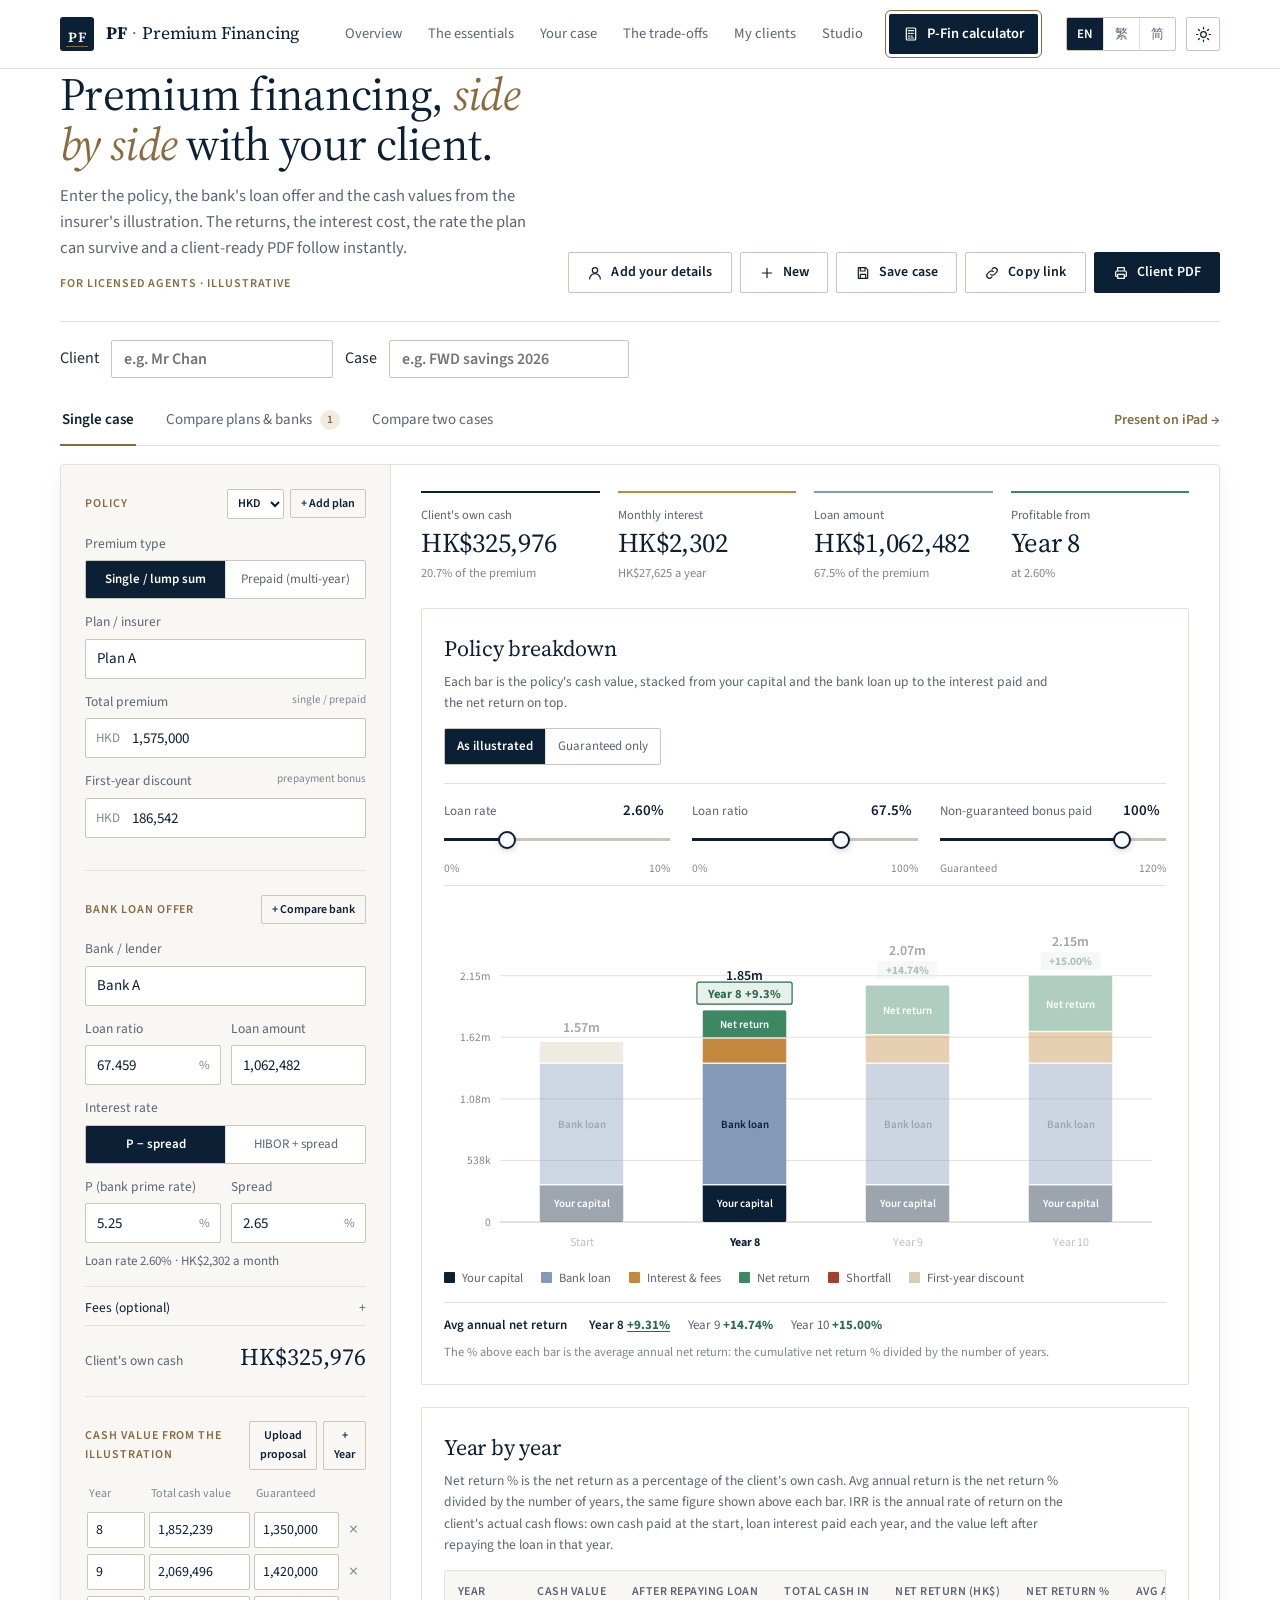
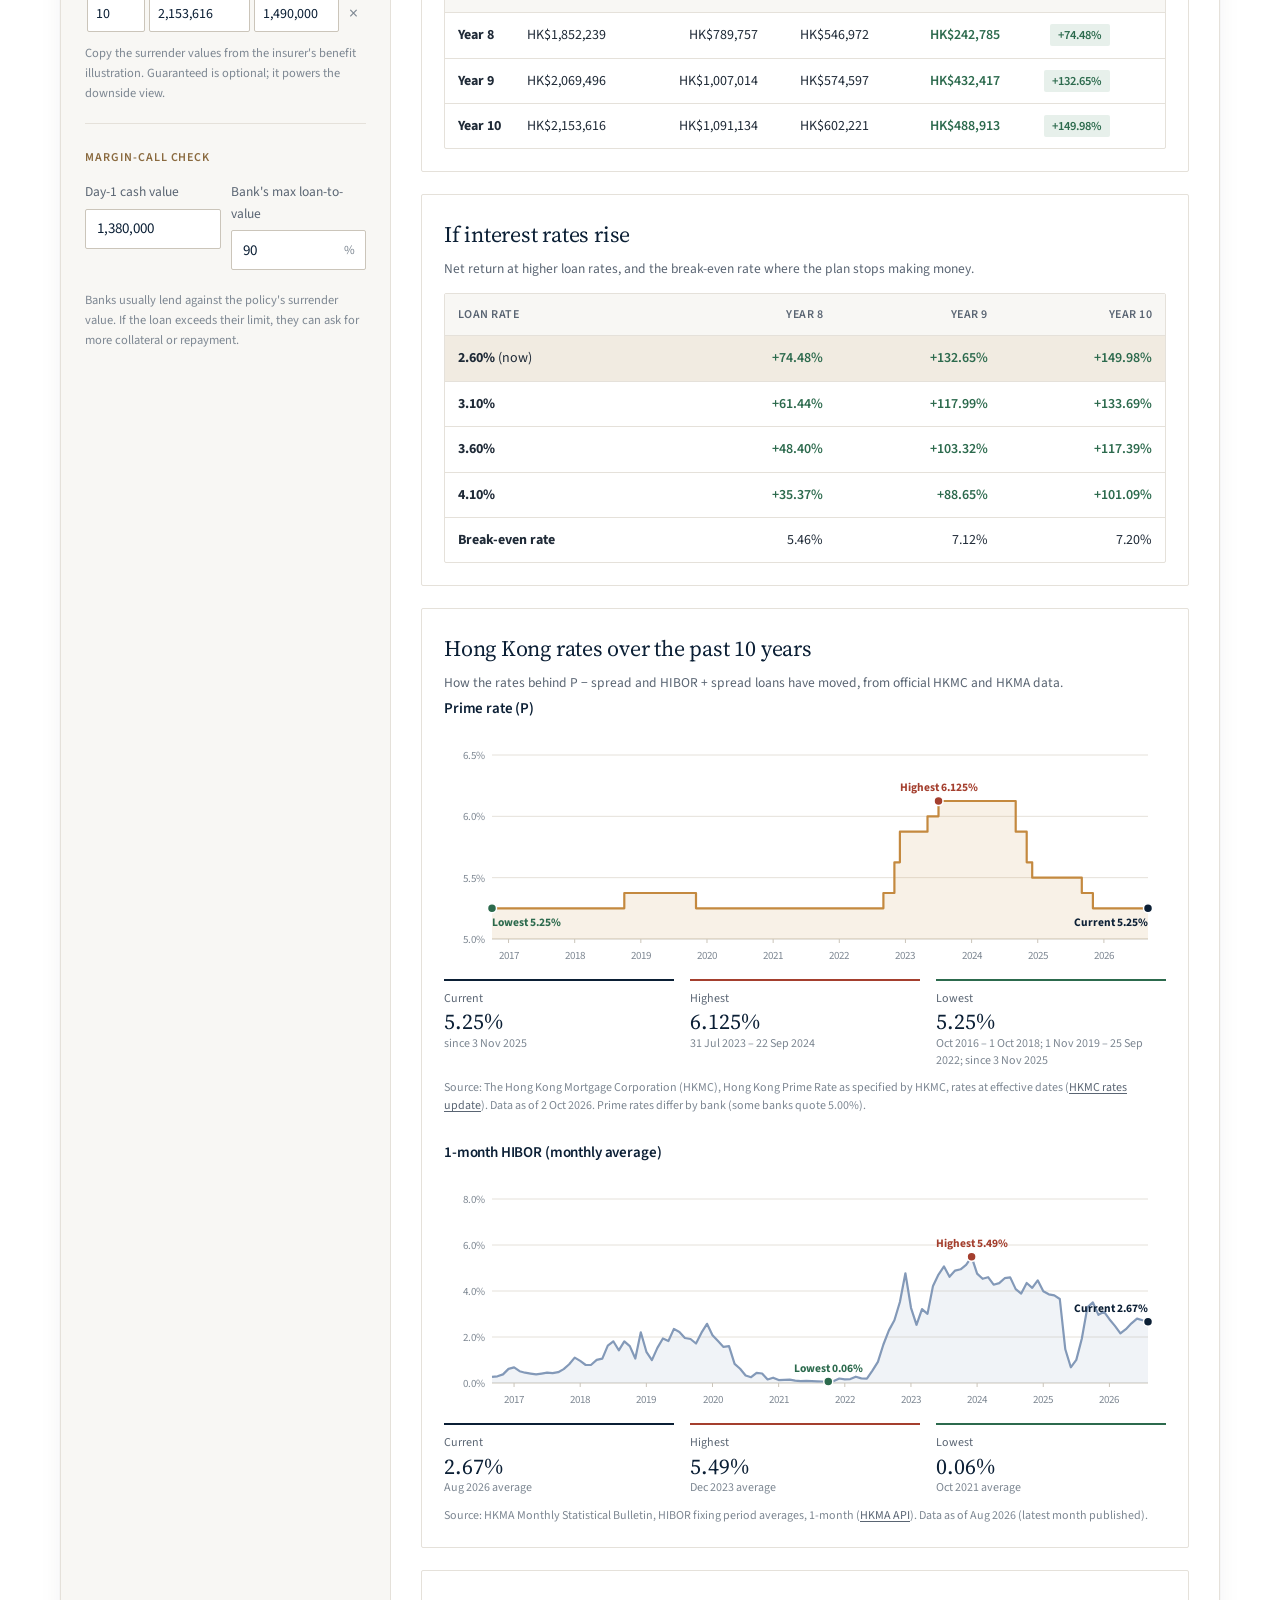
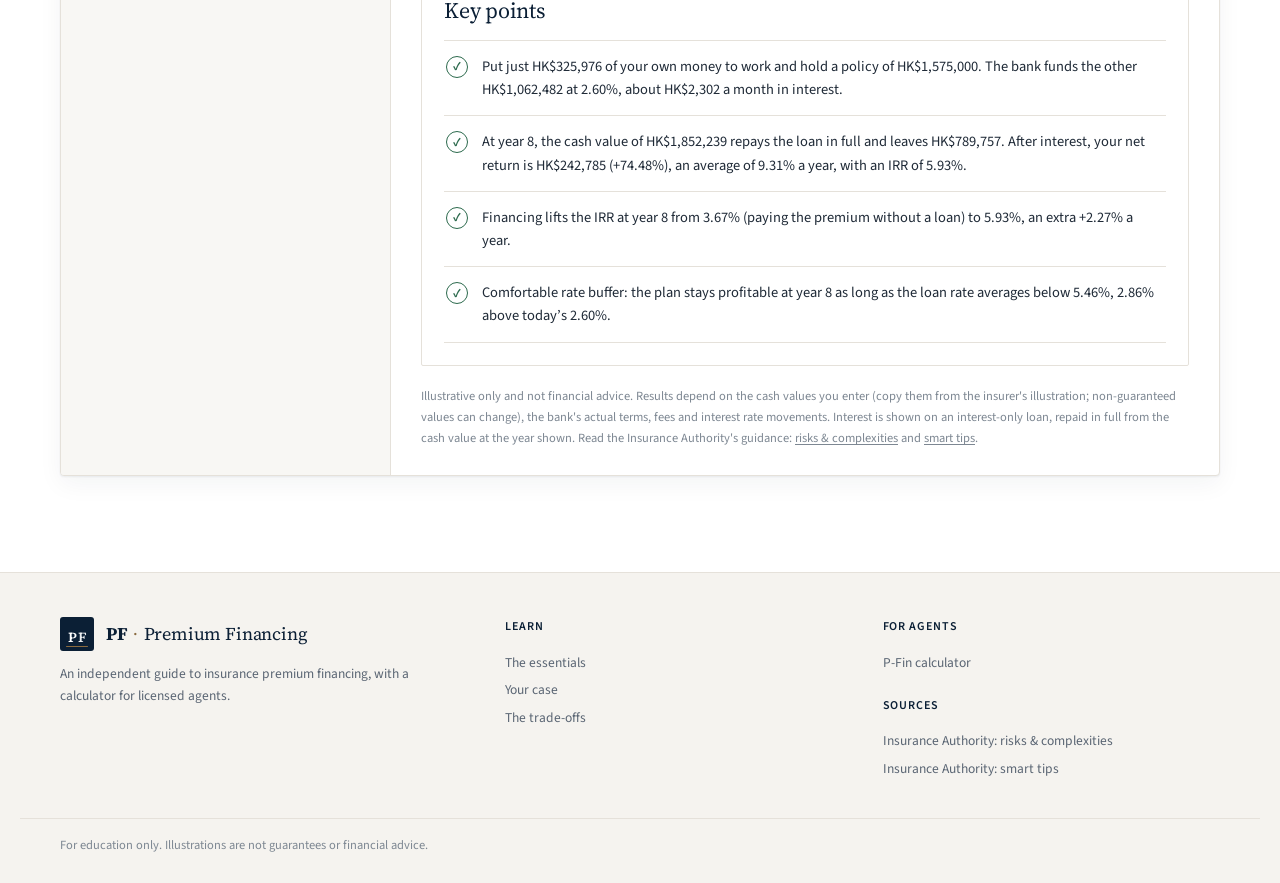
<file: calculator.html>
<!doctype html>
<html lang="en">
<head>
<meta charset="utf-8">
<meta name="viewport" content="width=device-width,initial-scale=1">
<title>P-Fin calculator · PF</title>
<meta name="description" content="Build a premium financing illustration with a client in a minute: leverage, interest, returns, IRR, rate stress, bank offer comparison and a client-ready PDF.">
<meta name="theme-color" content="#ffffff">
<script>(function(){try{var d=document.documentElement,m=JSON.parse(localStorage.getItem('pl-theme')),g=JSON.parse(localStorage.getItem('pl-lang'));if(m==='dark'||m==='light')d.dataset.theme=m;if(g)d.lang=g}catch(e){}})()</script>
<link rel="icon" href="data:image/svg+xml,%3Csvg xmlns='http://www.w3.org/2000/svg' viewBox='0 0 32 32'%3E%3Crect width='32' height='32' rx='3' fill='%230b1f35'/%3E%3Ctext x='16' y='23' text-anchor='middle' font-family='Georgia,serif' font-size='20' fill='%23c9a46c'%3EP%3C/text%3E%3C/svg%3E">
<link rel="preconnect" href="https://fonts.googleapis.com"><link rel="preconnect" href="https://fonts.gstatic.com" crossorigin>
<link href="https://fonts.googleapis.com/css2?family=Source+Sans+3:wght@400;500;600;700&family=Source+Serif+4:ital,opsz,wght@0,8..60,400;0,8..60,500;0,8..60,600;1,8..60,400&display=swap" rel="stylesheet">
<link rel="stylesheet" href="site.css?v=14">
<style>
main{padding-top:clamp(32px,4vw,56px);padding-bottom:24px}
.top{display:grid;grid-template-columns:minmax(0,1fr) auto;gap:28px;align-items:end}
h1{font-size:clamp(32px,3.6vw,50px);line-height:1.08;letter-spacing:-.015em}
h1 em{font-style:italic;color:var(--accent)}
.lede{color:var(--muted);max-width:40em;margin-top:14px;font-size:16.5px}
.aud{margin-top:12px;color:var(--accent)}
.actions{display:flex;gap:8px;flex-wrap:wrap;justify-content:flex-end}
.actions .agent strong{font-weight:600}

.casebar{display:flex;align-items:center;gap:12px;margin:28px 0 18px;flex-wrap:wrap;padding-top:18px;border-top:1px solid var(--line)}
.case-name{border:1px solid var(--line-strong);background:var(--surface);color:var(--ink);border-radius:2px;height:38px;padding:0 12px;min-width:240px;font-weight:600}
.case-name:focus{outline:none;border-color:var(--ink)}
.chips{display:flex;gap:6px;flex-wrap:wrap}
.chip{display:inline-flex;align-items:center;gap:2px;border:1px solid var(--line);background:var(--surface);border-radius:2px;padding:2px 2px 2px 10px;font-size:13px}
.chip[aria-current=true]{border-color:var(--ink);box-shadow:inset 0 0 0 1px var(--ink)}
.chip button{border:0;background:transparent;padding:3px 8px;font-size:13px;color:var(--ink)}
.chip .x{color:var(--faint)}.chip .x:hover{color:var(--neg)}

.lab{border:1px solid var(--line);background:var(--surface);border-radius:4px;box-shadow:var(--shadow);overflow:hidden}
.workspace{display:grid;grid-template-columns:330px minmax(0,1fr)}
.settings{padding:24px;background:var(--sunk);border-right:1px solid var(--line)}
.grp{margin-bottom:24px;padding-bottom:20px;border-bottom:1px solid var(--line)}
.grp:last-child{border-bottom:0;padding-bottom:0}
.grp-title{display:flex;justify-content:space-between;align-items:center;gap:10px;font-size:12px;font-weight:600;letter-spacing:.08em;color:var(--accent);text-transform:uppercase;margin:0 0 14px}
:lang(zh-Hant) .grp-title,:lang(zh-Hans) .grp-title{letter-spacing:.04em}
.field{margin-bottom:12px}
.field>label,.field>.lbl{display:flex;justify-content:space-between;gap:8px;font-size:13.5px;color:var(--muted);margin-bottom:6px}
.field small{color:var(--faint)}
.inp{width:100%;height:40px;background:var(--surface);border:1px solid var(--line-strong);color:var(--ink);border-radius:2px;padding:0 11px;font-size:15px;min-width:0;font-variant-numeric:tabular-nums}
.inp:focus{border-color:var(--ink);outline:none;box-shadow:0 0 0 3px color-mix(in srgb,var(--focus) 20%,transparent)}
.inp[aria-invalid=true]{border-color:var(--neg)}
select.inp{padding-right:6px}
.money{position:relative}.money span{position:absolute;left:11px;top:50%;transform:translateY(-50%);color:var(--faint);font-size:13px;pointer-events:none}.money .inp{padding-left:46px}
.pct{position:relative}.pct span{position:absolute;right:11px;top:50%;transform:translateY(-50%);color:var(--faint);font-size:13px;pointer-events:none}.pct .inp{padding-right:30px}
.row2{display:grid;grid-template-columns:1fr 1fr;gap:10px}
.derived{display:flex;justify-content:space-between;align-items:baseline;border-top:1px solid var(--line);padding-top:12px;margin-top:6px;font-size:13.5px;color:var(--muted)}
.derived strong{font-family:var(--serif);font-weight:400;font-size:24px;color:var(--ink)}
.seg{display:flex;border:1px solid var(--line-strong);border-radius:2px;overflow:hidden}
.seg button{flex:1;border:0;background:var(--surface);color:var(--muted);padding:8px 4px;font-size:13px}
.seg button+button{border-left:1px solid var(--line)}
.seg button[aria-pressed=true]{background:var(--ink);color:var(--bg);font-weight:600}
.offer-tabs{display:flex;gap:6px;flex-wrap:wrap;margin-bottom:12px}
.offer-tabs:empty{display:none}
.offer-tabs button{border:1px solid var(--line-strong);background:var(--surface);color:var(--muted);border-radius:2px;padding:5px 12px;font-size:13px}
.offer-tabs button[aria-pressed=true]{background:var(--ink);border-color:var(--ink);color:var(--bg);font-weight:600}
.mini{border:1px solid var(--line-strong);background:transparent;color:var(--ink);border-radius:2px;padding:4px 10px;font-size:12px;font-weight:600;letter-spacing:0;text-transform:none}
.mini:hover{border-color:var(--ink)}
.mini.danger{color:var(--neg);border-color:color-mix(in srgb,var(--neg) 45%,transparent)}
.cv-table{width:100%;border-collapse:collapse;font-size:13px}
.cv-table th{font-weight:400;color:var(--faint);text-align:left;padding:0 4px 6px;font-size:12px;background:none;border:0;text-transform:none;letter-spacing:0}
.cv-table td{padding:3px 2px;border:0}
.cv-table .inp{height:36px;padding:0 8px;font-size:14px}
.cv-table td:first-child{width:62px}
.cv-table button{border:0;background:transparent;color:var(--faint);font-size:18px;line-height:1;padding:4px 6px}
.cv-table button:hover{color:var(--neg)}
.note{font-size:12.5px;color:var(--faint);line-height:1.6;margin:8px 0 0}
details.more{border-top:1px solid var(--line);padding-top:10px;margin-top:10px}
details.more summary{cursor:pointer;font-size:13.5px;color:var(--ink);list-style:none;display:flex;justify-content:space-between}
details.more summary::-webkit-details-marker{display:none}
details.more summary:after{content:'+';color:var(--muted)}details.more[open] summary:after{content:'−'}
details.more .field{margin-top:10px}

.results{padding:26px 30px;min-width:0}
.kpis{display:grid;grid-template-columns:repeat(4,minmax(0,1fr));gap:18px}
.kpi{border-top:2px solid var(--c,var(--line-strong));padding-top:12px}
.kpi:nth-child(1){--c:var(--c-cap)}.kpi:nth-child(2){--c:var(--c-cost)}.kpi:nth-child(3){--c:var(--c-loan)}.kpi:nth-child(4){--c:var(--c-gain)}
.kpi span{display:block;font-size:12.5px;color:var(--muted)}
.kpi strong{display:block;font-family:var(--serif);font-size:27px;font-weight:400;letter-spacing:-.01em;font-variant-numeric:tabular-nums;line-height:1.3;color:var(--ink)}
.kpi em{font-style:normal;font-size:12.5px;color:var(--faint)}
.card{border:1px solid var(--line);border-radius:2px;padding:22px;margin-top:22px;background:var(--surface)}
.card-head{display:flex;justify-content:space-between;align-items:flex-start;gap:14px;flex-wrap:wrap}
.card-head h2{font-size:22px}
.card-head p{font-size:13.5px;color:var(--muted);margin:5px 0 0;max-width:46em}
.toggle{display:flex;border:1px solid var(--line-strong);border-radius:2px;overflow:hidden}
.toggle button{border:0;background:transparent;padding:7px 12px;font-size:13px;color:var(--muted);white-space:nowrap}
.toggle button+button{border-left:1px solid var(--line)}
.toggle button[aria-pressed=true]{background:var(--ink);color:var(--bg);font-weight:600}
.chart{margin-top:12px;position:relative}
.chart svg{display:block;width:100%;height:auto}
.chart svg text{font-family:var(--sans)}
.legend{display:flex;gap:18px;flex-wrap:wrap;font-size:12.5px;color:var(--muted);margin-top:10px}
.legend span{display:flex;align-items:center;gap:7px}.legend i{width:11px;height:11px;border-radius:1px;background:var(--c);box-sizing:border-box;border:5.5px solid var(--c);flex:none}
.tw{overflow-x:auto;border:1px solid var(--line);border-radius:2px;margin-top:14px}
table{border-collapse:collapse;width:100%;font-size:14px;font-variant-numeric:tabular-nums}
th,td{padding:11px 13px;border-bottom:1px solid var(--line);text-align:right;white-space:nowrap}
th{background:var(--sunk);color:var(--muted);font-size:12px;font-weight:600;letter-spacing:.04em;text-transform:uppercase}
:lang(zh-Hant) th,:lang(zh-Hans) th{letter-spacing:0}
th:first-child,td:first-child{text-align:left}
td{color:var(--text)}
tr:last-child td{border-bottom:0}
td.pos{color:var(--pos);font-weight:600}td.neg{color:var(--neg);font-weight:600}
td.warn{color:var(--neg)}
tr.hl{background:var(--accent-soft)}
.pill-r{display:inline-block;border-radius:2px;padding:1px 8px;font-size:12.5px;font-weight:600}
.pill-r.pos{background:var(--pos-bg);color:var(--pos)}.pill-r.neg{background:var(--neg-bg);color:var(--neg)}
.talk{display:grid;gap:0;margin:12px 0 0;padding:0;border-top:1px solid var(--line)}
.talk li{list-style:none;display:flex;gap:14px;padding:14px 2px;border-bottom:1px solid var(--line);font-size:14.5px;color:var(--text)}
.talk li b.ic{flex:none;width:22px;height:22px;border-radius:50%;display:grid;place-items:center;font-size:12px;border:1px solid var(--pos);color:var(--pos);margin-top:1px}
.talk li.risk b.ic{border-color:var(--neg);color:var(--neg)}
.alert{display:flex;gap:10px;border:1px solid color-mix(in srgb,var(--neg) 35%,transparent);background:var(--neg-bg);color:var(--neg);border-radius:2px;padding:12px 14px;font-size:14px;margin-top:16px}
.alert[hidden]{display:none}
.fine{font-size:12.5px;color:var(--faint);line-height:1.7;margin-top:20px}
.fine a{text-decoration:underline;text-underline-offset:2px}
.print-head,.print-foot{display:none}
.toast{position:fixed;left:50%;bottom:26px;transform:translate(-50%,20px);background:var(--ink);color:var(--bg);border-radius:2px;padding:10px 18px;font-size:14px;opacity:0;transition:.25s;pointer-events:none;z-index:60}
.toast.on{opacity:1;transform:translate(-50%,0)}
dialog{border:1px solid var(--line);background:var(--raised);color:var(--text);border-radius:4px;padding:28px;max-width:440px;width:92vw;box-shadow:var(--shadow)}
dialog::backdrop{background:#0b1f3580}
dialog h2{margin:0 0 6px;font-size:24px}
dialog p{color:var(--muted);font-size:14px;margin:0 0 18px}
dialog .f{display:block;margin-bottom:12px;font-size:13.5px;color:var(--muted)}
dialog .f input{display:block;width:100%;margin-top:5px;border:1px solid var(--line-strong);background:var(--surface);border-radius:2px;height:40px;padding:0 12px;color:var(--ink)}
dialog .row{display:flex;justify-content:flex-end;gap:8px;margin-top:8px}

/* sliders + stacked chart */
.sliders{display:grid;grid-template-columns:repeat(3,minmax(0,1fr));gap:22px;margin-top:18px;padding:14px 0 6px;border-top:1px solid var(--line);border-bottom:1px solid var(--line)}
.sl-top{display:flex;justify-content:space-between;align-items:baseline;gap:8px}
.sl-top label{font-size:13px;color:var(--muted)}
.sl-top output{font-size:15px;font-weight:600;font-variant-numeric:tabular-nums;color:var(--ink);padding:1px 6px;border-radius:2px;transition:background .3s}
.sl-top output.bump{background:var(--accent-soft)}
.sl input[type=range]{-webkit-appearance:none;appearance:none;width:100%;height:24px;background:transparent;margin:4px 0 0;cursor:pointer;--p:50%}
.sl input[type=range]::-webkit-slider-runnable-track{height:3px;background:linear-gradient(to right,var(--ink) var(--p),var(--line-strong) var(--p))}
.sl input[type=range]::-moz-range-track{height:3px;background:linear-gradient(to right,var(--ink) var(--p),var(--line-strong) var(--p))}
.sl input[type=range]::-webkit-slider-thumb{-webkit-appearance:none;width:18px;height:18px;margin-top:-7.5px;border-radius:50%;background:var(--surface);border:2px solid var(--ink);box-shadow:0 2px 6px #0b1f3530;transition:transform .15s}
.sl input[type=range]::-moz-range-thumb{width:14px;height:14px;border-radius:50%;background:var(--surface);border:2px solid var(--ink)}
.sl input[type=range]:active::-webkit-slider-thumb{transform:scale(1.15)}
.sl input[type=range]:disabled{opacity:.4;cursor:not-allowed}
.sl-ends{display:flex;justify-content:space-between;font-size:11.5px;color:var(--faint)}
.chart .bar{cursor:pointer;outline:none;transition:opacity .2s}
.chart svg.hovering .bar:not(.on){opacity:.4}
.chart .bar:focus-visible .frame{stroke:var(--focus);stroke-width:2}
.tip{position:absolute;pointer-events:none;background:var(--raised);color:var(--text);border:1px solid var(--line-strong);border-radius:2px;padding:11px 13px;font-size:12.5px;line-height:1.75;min-width:220px;box-shadow:var(--shadow);z-index:5;transform:translate(-50%,-100%);transition:left .12s,top .12s}
.tip[hidden]{display:none}
.tip strong{display:block;font-size:13.5px;margin-bottom:3px;color:var(--ink)}
.tip .r{display:flex;justify-content:space-between;gap:18px;font-variant-numeric:tabular-nums}
.tip .r i{display:inline-block;width:9px;height:9px;border-radius:1px;margin-right:7px;background:var(--c)}
.tip .r.tot{border-top:1px solid var(--line);margin-top:4px;padding-top:4px;font-weight:600;color:var(--ink)}
.tip .r.res{color:var(--pos);font-weight:600}.tip .r.res.neg{color:var(--neg)}

@media (max-width:1180px){.workspace{grid-template-columns:300px minmax(0,1fr)}.kpis{grid-template-columns:repeat(2,minmax(0,1fr));row-gap:18px}.results{padding:22px}}
@media (max-width:960px){.top{grid-template-columns:1fr}.actions{justify-content:flex-start}.workspace{grid-template-columns:1fr}.settings{border-right:0;border-bottom:1px solid var(--line)}}
@media (max-width:760px){.sliders{grid-template-columns:1fr;gap:8px}}
@media (max-width:600px){.actions{display:grid;grid-template-columns:1fr 1fr;width:100%}.actions .agent{grid-column:1/-1}.lab{margin:0 calc(var(--gutter) * -.5)}.settings{padding:20px}.results{padding:20px 16px}.kpi strong{font-size:22px}.case-name{min-width:0;flex:1}.card{padding:16px}}


/* view tabs */
.vtabs{display:flex;gap:0;border-bottom:1px solid var(--line);margin:4px 0 18px}
.vtabs button{border:0;background:transparent;padding:12px 2px;margin-right:28px;font-size:15px;color:var(--muted);border-bottom:2px solid transparent;margin-bottom:-1px;display:inline-flex;align-items:center;gap:8px}
.vtabs button[aria-selected=true]{color:var(--ink);font-weight:600;border-color:var(--accent)}
.vtabs .badge{font-size:11.5px;font-weight:600;min-width:20px;height:20px;padding:0 6px;border-radius:10px;background:var(--accent-soft);color:var(--accent);display:inline-grid;place-items:center}
.vtabs .badge:empty{display:none}
.vt-link{margin-left:auto;align-self:center;font-size:14px;font-weight:600;color:var(--accent);padding:10px 0}
.gt-r{display:flex;align-items:center;gap:6px}
/* compare */
.cmp{padding:26px 30px}
.cmp-top{display:flex;justify-content:space-between;align-items:flex-end;gap:18px;flex-wrap:wrap}
.cmp-top h2{font-size:26px}.cmp-top p{color:var(--muted);font-size:14px;margin-top:6px;max-width:44em}
.quick{display:flex;gap:6px}
.mix-wrap{margin-top:18px}
.mix th,.mix td{text-align:center;padding:8px;vertical-align:middle}
.mix thead th{text-transform:none;letter-spacing:0;font-size:13px}
.mix tbody th{text-align:left;background:var(--sunk);font-size:13px;text-transform:none;letter-spacing:0}
.mix small{display:block;font-size:11.5px;font-weight:400;color:var(--faint)}
.mix .nm{border:0;background:none;padding:0;font-weight:600;color:var(--ink);font-size:13.5px;text-decoration:underline;text-decoration-color:var(--line-strong);text-underline-offset:3px}
.mix .nm:hover{text-decoration-color:var(--accent)}
.cell{width:100%;min-width:118px;border:1px dashed var(--line-strong);background:transparent;border-radius:2px;padding:8px 10px;display:grid;grid-template-columns:auto 1fr;align-items:center;gap:0 8px;text-align:left;color:var(--muted);transition:background-color .2s,border-color .2s}
.cell i{grid-row:span 2;width:12px;height:12px;border-radius:50%;border:2px solid var(--kc);background:transparent;transition:background-color .2s}
.cell span{font-variant-numeric:tabular-nums;font-weight:600;color:var(--ink)}
.cell small{grid-column:2}
.cell:hover{border-color:var(--kc)}
.cell[aria-pressed=true]{border-style:solid;border-color:var(--kc);background:color-mix(in srgb,var(--kc) 9%,transparent)}
.cell[aria-pressed=true] i{background:var(--kc)}
.cmp-ctrl{display:flex;align-items:center;gap:26px;flex-wrap:wrap;margin-top:18px}
.cmp-ctrl .sliders{flex:1;min-width:300px;margin:0;border:0;padding:0}
.sliders.two{grid-template-columns:1fr 1fr}
.cmp-body{display:grid;grid-template-columns:minmax(0,1fr) 300px;gap:22px;margin-top:20px;align-items:start}
.cmp-chart .chart{margin:0;min-height:280px}
.rank{border:1px solid var(--line);border-radius:2px;position:sticky;top:calc(var(--hdr) + 16px)}
.rank-h{display:flex;justify-content:space-between;align-items:baseline;gap:8px;padding:12px 14px;border-bottom:1px solid var(--line);background:var(--sunk)}
.rank-h b{font-size:13px;color:var(--ink)}
.rk-row{width:100%;display:grid;grid-template-columns:20px 1fr;gap:2px 8px;text-align:left;border:0;border-bottom:1px solid var(--line);background:transparent;padding:11px 14px;color:var(--text);transition:background-color .2s}
.rk-row:last-child{border-bottom:0}
.rk-row:hover,.rk-row.on{background:color-mix(in srgb,var(--kc) 8%,transparent)}
.rk-row .n{grid-row:span 3;font-family:var(--serif);font-size:18px;color:var(--faint)}
.rk-row .who,.who{display:flex;align-items:center;gap:7px;font-size:13px;color:var(--ink)}
.who i{width:9px;height:9px;border-radius:50%;background:var(--kc);flex:none}
.rk-row em{font-style:normal;font-size:11px;font-weight:600;letter-spacing:.04em;color:var(--accent);border:1px solid var(--accent);border-radius:2px;padding:0 5px;margin-left:auto}
.rk-row strong{font-family:var(--serif);font-weight:400;font-size:22px;color:var(--ink);font-variant-numeric:tabular-nums}
.rk-row strong.neg{color:var(--neg)}.rk-row strong.na{font-family:var(--sans);font-size:13px;color:var(--faint)}
.rk-row small{font-size:11.5px;color:var(--faint)}
#cmpTbl td.best{box-shadow:inset 0 -2px 0 var(--accent);font-weight:700}
@media (max-width:1100px){.cmp-body{grid-template-columns:1fr}.rank{position:static}}
@media (max-width:600px){.cmp{padding:20px 14px}.sliders.two{grid-template-columns:1fr}.cmp-ctrl .toggle{width:100%;overflow-x:auto}.cmp-ctrl .sliders{min-width:0}}
@media print{.cmp-top{display:none!important}body.print-cmp #singleView{display:none!important}body.print-cmp #cmpView{display:block!important;border:0;box-shadow:none;padding:0}body:not(.print-cmp) #cmpView{display:none!important}.rank{position:static;break-inside:avoid}.cmp-body{grid-template-columns:1fr}}
.bo{margin-top:16px;border:1px solid var(--line);border-radius:2px}
.bo summary{cursor:pointer;list-style:none;display:flex;align-items:baseline;gap:12px;flex-wrap:wrap;padding:12px 14px;background:var(--sunk);font-weight:600;color:var(--ink)}
.bo summary::-webkit-details-marker{display:none}
.bo summary:after{content:'−';margin-left:auto;color:var(--muted);font-weight:400}.bo:not([open]) summary:after{content:'+'}
.bo summary small{font-weight:400;font-size:13px;color:var(--muted)}
.bo .tw{margin:0;border:0;border-top:1px solid var(--line);border-radius:0}
.bo-t th,.bo-t td{padding:6px 8px;text-align:left;vertical-align:middle;white-space:nowrap}
.bo-t thead th{font-size:13px;text-transform:none;letter-spacing:0;color:var(--ink)}
.bo-t tbody th{background:var(--sunk);font-size:12.5px;font-weight:600;text-transform:none;letter-spacing:0;color:var(--muted);width:1%}
.bo-t td{min-width:150px}
.bo-t .inp{height:34px;font-size:14px}
.bo-t td.na{color:var(--faint);text-align:center}
.bo-t .bo-eff td{font-size:12px;color:var(--muted);white-space:normal}
.bo-t .bo-eff b{display:block;font-family:var(--serif);font-weight:400;font-size:20px;color:var(--ink)}
.bo-t .bo-eff small{display:block}
.bo-x{border:0;background:none;color:var(--faint);font-size:16px;padding:0 4px;margin-left:4px}.bo-x:hover{color:var(--neg)}
.bo-add{vertical-align:top!important;background:var(--surface)!important;border-left:1px dashed var(--line-strong)}
/* my clients */
.client-name{min-width:180px}
@media (max-width:600px){.casebar{display:grid;grid-template-columns:auto minmax(0,1fr);align-items:center;gap:10px 12px}.casebar .case-name,.client-name{min-width:0;width:100%}.casebar .chips{grid-column:1/-1}}
.rate-eff{font-size:13px;color:var(--muted);margin:-4px 0 14px;font-variant-numeric:tabular-nums}
.pdf-status{font-size:13px;margin:8px 0 0;padding:8px 10px;border-radius:2px;background:var(--sunk);color:var(--muted);line-height:1.45}
.pdf-status.ok{background:var(--pos-bg);color:var(--pos)}.pdf-status.bad{background:var(--neg-bg);color:var(--neg)}
.avg-strip{display:flex;flex-wrap:wrap;gap:8px 18px;align-items:baseline;margin-top:14px;padding-top:12px;border-top:1px solid var(--line);font-size:13px;color:var(--muted)}
.avg-strip:empty{display:none}
.avg-strip strong{color:var(--ink);font-weight:600;margin-right:4px}
.avg-strip b{font-variant-numeric:tabular-nums;font-weight:700}.avg-strip b.pos{color:var(--pos)}.avg-strip b.neg{color:var(--neg)}
.avg-strip span.on{color:var(--ink);font-weight:600}.avg-strip span.on b{text-decoration:underline;text-underline-offset:2px}
.avg-note{margin-top:6px}
.rh{margin:0 0 26px}.rh:last-child{margin-bottom:0}
.rh h3{font-family:var(--sans);font-size:15px;font-weight:600;color:var(--ink);margin:4px 0 8px}
.rh-chart svg{display:block;width:100%;height:auto}
.rh-stats{display:grid;grid-template-columns:repeat(3,minmax(0,1fr));gap:10px 16px;margin-top:10px}
.rh-stats div{border-top:2px solid var(--c,var(--line-strong));padding-top:8px}
.rh-stats span{display:block;font-size:12px;color:var(--muted)}
.rh-stats strong{display:block;font-family:var(--serif);font-weight:400;font-size:22px;line-height:1.25;color:var(--ink);font-variant-numeric:tabular-nums}
.rh-stats em{display:block;font-style:normal;font-size:12px;color:var(--faint);line-height:1.4}
.rh-src{font-size:12px;color:var(--faint);margin-top:10px;line-height:1.5}
.rh-src a{color:var(--muted);text-decoration:underline;text-underline-offset:2px}
@media (max-width:600px){.rh-stats{grid-template-columns:1fr}.rh-stats strong{font-size:20px}}
@media print{.rh-card{break-before:page}.rh{break-inside:avoid}.rh-stats{grid-template-columns:repeat(3,minmax(0,1fr))}}
/* client-ready print / PDF */
@media print{
  *,*::before,*::after{-webkit-print-color-adjust:exact!important;print-color-adjust:exact!important;color-adjust:exact!important}
  /* PDF: every year bar stays fully coloured — no selection dimming */
  .chart svg.hovering .bar,.chart svg.hovering .bar:not(.on),.chart .bar{opacity:1!important}
  .chart svg.hovering{/* keep structure */}
  @page{size:A4;margin:14mm}
  body{font-size:12px}
  .actions,.casebar,.settings,.toggle,.no-print,.toast,.top{display:none!important}
  .workspace{display:block}
  main{padding:0;max-width:none}
  .lab{border:0;box-shadow:none;border-radius:0}
  .results{padding:0}
  .print-head{display:block;border-bottom:2px solid var(--ink);padding-bottom:10px;margin-bottom:14px}
  .print-brand{display:flex;align-items:center;gap:8px;margin-bottom:8px;color:var(--ink)}
  .print-brand .mk{width:22px;height:22px;padding:0 3px 5px;display:grid;grid-template-columns:1fr 1fr;align-items:end;justify-items:center;background:var(--ink);color:#fff;border-radius:2px;position:relative;box-sizing:border-box}
  .print-brand .mk::after{content:'';position:absolute;left:4px;right:4px;bottom:3px;height:1.2px;background:var(--accent)}
  .print-brand .mk-l,.print-brand .mk-r{font-family:var(--serif);font-weight:600;font-size:9.5px;line-height:1;letter-spacing:-.06em;color:#fff}
  .print-brand .mk-l{justify-self:end}.print-brand .mk-r{justify-self:start;opacity:.92}
  .print-brand .wm{font-family:var(--serif);font-size:12px;letter-spacing:-.01em;display:inline-flex;align-items:baseline;gap:.3em}
  .print-brand .wm b{font-weight:700}.print-brand .wm i{font-style:normal;color:var(--accent)}
  .print-head h2{margin:0;font-size:20px;font-weight:600}
  .print-head .meta{display:grid;grid-template-columns:repeat(4,1fr);gap:8px;margin-top:8px;font-size:11px;color:var(--text)}
  .print-head .meta b{display:block;font-size:13px}
  .print-foot{display:block;margin-top:14px;border-top:1px solid #ccd;padding-top:8px;font-size:10.5px;color:#444}
  #fine{display:none!important}
  .tw{overflow:visible;border-color:#ccd}
  table{font-size:8.6px}
  th,td{white-space:normal;padding:4px 4px!important}
  .pill-r{padding:0 4px}
  .card{break-inside:avoid;padding:12px;margin-top:12px}
}

/* v11: prepaid plans + compare two cases */
.pp-box[hidden],.sp-only[hidden]{display:none}
.pp-box .derived{margin:0 0 12px}
.cv-table.pp td:first-child{width:46px}
.cv-table.pp .inp{padding:0 6px;font-size:13px}
.cv-table .tot{background:var(--sunk);font-weight:600}
tr.pay td{color:var(--faint)}td.pay-c{text-align:center;color:var(--faint);letter-spacing:.04em}
.pdf-status.warn{background:var(--warn-bg);color:var(--warn)}
.pp-badge{display:inline-block;font-size:11.5px;font-weight:600;color:var(--accent);border:1px solid color-mix(in srgb,var(--accent) 55%,transparent);border-radius:2px;padding:0 6px;margin-left:6px;vertical-align:middle;white-space:nowrap}
.pair{padding:26px 30px}
.pair-top h2{font-size:26px}.pair-top p{color:var(--muted);font-size:14px;margin-top:6px;max-width:48em}
.pair-pick{display:grid;grid-template-columns:minmax(0,1fr) auto minmax(0,1fr);gap:12px;align-items:center;margin-top:18px}
.pair-pick label{display:flex;align-items:center;gap:10px;min-width:0}
.pp-tag{flex:none;width:28px;height:28px;border-radius:50%;display:grid;place-items:center;font-weight:700;font-size:13px;color:var(--surface);background:var(--kc)}
.pp-vs{font-family:var(--serif);color:var(--faint);font-size:18px}
.pair-sum th:not(:first-child),.pair-sum td:not(:first-child){width:38%}
.pair-sum thead th{text-transform:none;letter-spacing:0;font-size:13px;color:var(--ink);white-space:normal}
.pair-sum thead th .pp-tag{display:inline-grid;width:20px;height:20px;font-size:11px;margin-right:6px;vertical-align:middle}
.pair-sum td.best,.pair-yt td.best{background:color-mix(in srgb,var(--pos) 10%,transparent);box-shadow:inset 0 -2px 0 var(--pos);font-weight:700}
.pair-yt th{text-transform:none;letter-spacing:0}
.pair-yt thead tr:first-child th{text-align:center;border-left:1px solid var(--line)}
.pair-yt thead tr:first-child th:first-child{border-left:0;text-align:left}
.pair-yt td.ca,.pair-yt th.ca{border-left:1px solid var(--line)}
.pair-yt .kA,.pair-yt .kB{display:inline-block;width:8px;height:8px;border-radius:50%;background:var(--kc);margin-right:4px}
.pair-yt td:first-child,.pair-yt th:first-child{position:sticky;left:0;background:var(--surface);z-index:1}
.pair-yt thead th:first-child{background:var(--sunk)}
.pair-charts{display:grid;grid-template-columns:1fr 1fr;gap:22px}
.pair-charts figure{margin:0}
.pair-charts h3{font-family:var(--sans);font-size:15px;font-weight:600;color:var(--ink);margin:4px 0 8px}
.pair-charts svg{display:block;width:100%;height:auto}
.pair-charts svg text{font-family:var(--sans)}
.pair-leg{display:flex;gap:18px;flex-wrap:wrap;font-size:12.5px;color:var(--muted);margin-top:12px}
.pair-leg span{display:flex;align-items:center;gap:7px}.pair-leg i{width:11px;height:11px;border-radius:1px;background:var(--kc)}
.pair-msg{margin-top:18px}
@media (max-width:760px){.pair-charts{grid-template-columns:1fr}}
@media (max-width:600px){.pair{padding:20px 14px}.pair-pick{grid-template-columns:1fr}.pp-vs{display:none}.pair-sum th,.pair-sum td{white-space:normal}}
@media print{body.print-pair #singleView,body.print-pair #cmpView{display:none!important}body.print-pair #pairView{display:block!important;border:0;box-shadow:none;padding:0}body:not(.print-pair) #pairView{display:none!important}.pair-top{display:none!important}.pair-charts{grid-template-columns:1fr 1fr}.pair-yt td:first-child,.pair-yt th:first-child{position:static}}
</style>
</head>
<body>
<header class="gh"><div class="gh-in">
  <a class="gh-brand" href="index.html" aria-label="PF · Premium Financing"><span class="mk" aria-hidden="true"><span class="mk-l">P</span><span class="mk-r">F</span></span><span class="wm"><b>PF</b><i>·</i><span>Premium Financing</span></span></a>
  <nav class="gh-nav" aria-label="Main">
    <a href="index.html#top" data-st="home">Overview</a>
    <a href="index.html#learn" data-st="learn">The essentials</a>
    <a href="index.html#explore" data-st="lab">Your case</a>
    <a href="index.html#risks" data-st="risks">The trade-offs</a>
    <a href="dashboard.html" data-st="dash">My clients</a>
    <a href="studio.html" data-st="studio">Studio</a>
    <a class="gh-cta" href="calculator.html" aria-current="page"><svg viewBox="0 0 24 24" aria-hidden="true"><rect x="5" y="3" width="14" height="18" rx="1.5"/><path d="M8 7h8M8 11h2M12 11h2M16 11h0M8 15h2M12 15h2M8 18h2M12 18h4"/></svg><span data-st="calc">P-Fin calculator</span></a>
  </nav>
  <div class="gh-util">
    <div class="gh-lang" role="group" aria-label="Language" data-st-label="lang"><button type="button" data-lang="en" lang="en">EN</button><button type="button" data-lang="zh-Hant" lang="zh-Hant">繁</button><button type="button" data-lang="zh-Hans" lang="zh-Hans">简</button></div>
    <button class="gh-icon" type="button" data-theme-toggle aria-label="Switch light or dark theme" data-st-label="theme"><svg class="sun" viewBox="0 0 24 24" aria-hidden="true"><circle cx="12" cy="12" r="4"/><path d="M12 2v2M12 20v2M4.9 4.9l1.4 1.4M17.7 17.7l1.4 1.4M2 12h2M20 12h2M4.9 19.1l1.4-1.4M17.7 6.3l1.4-1.4"/></svg><svg class="moon" viewBox="0 0 24 24" aria-hidden="true"><path d="M20 14.5A8 8 0 019.5 4a8 8 0 1010.5 10.5z"/></svg></button>
    <button class="gh-icon gh-menu" type="button" aria-expanded="false" aria-controls="ghPanel" aria-label="Menu" data-st-label="menu"><svg viewBox="0 0 24 24" aria-hidden="true"><path d="M4 7h16M4 12h16M4 17h16"/></svg></button>
  </div>
  <div class="gh-panel" id="ghPanel">
    <a href="index.html#top" data-st="home">Overview</a><a href="index.html#learn" data-st="learn">The essentials</a><a href="index.html#explore" data-st="lab">Your case</a><a href="index.html#risks" data-st="risks">The trade-offs</a>
    <a href="dashboard.html" data-st="dash">My clients</a>
    <a href="studio.html" data-st="studio">Studio</a>
    <a class="btn gh-cta" href="calculator.html" data-st="calc" aria-current="page">P-Fin calculator</a>
      <div class="gh-lang gh-lang-m" role="group" aria-label="Language" data-st-label="lang"><button type="button" data-lang="en" lang="en">EN</button><button type="button" data-lang="zh-Hant" lang="zh-Hant">繁</button><button type="button" data-lang="zh-Hans" lang="zh-Hans">简</button></div>
  </div>
</div></header>

<main id="main" class="wrap">
    <div class="top">
      <div>
        <h1 data-t-html="title">Premium financing, <em>side by side</em> with your client.</h1>
        <p class="lede" data-t="lede">Enter the policy, the bank's loan offer and the cash values from the insurer's illustration. The returns, the interest cost, the rate the plan can survive and a client-ready PDF follow instantly.</p>
        <p class="aud label" data-t="eyebrow">For licensed agents · illustrative</p>
      </div>
      <div class="actions">
        <button class="btn agent" type="button" id="agentBtn"><svg viewBox="0 0 24 24"><circle cx="12" cy="8" r="4"/><path d="M4 21a8 8 0 0116 0"/></svg><span id="agentShow">Add your details</span></button>
        <button class="btn" type="button" id="newBtn"><svg viewBox="0 0 24 24"><path d="M12 5v14M5 12h14"/></svg><span data-t="new">New</span></button>
        <button class="btn" type="button" id="saveBtn"><svg viewBox="0 0 24 24"><path d="M5 4h11l3 3v13H5z"/><path d="M8 4v5h7V4M8 20v-6h8v6"/></svg><span data-t="save">Save case</span></button>
        <button class="btn" type="button" id="shareBtn"><svg viewBox="0 0 24 24"><path d="M10 14a4 4 0 005.7 0l3-3a4 4 0 00-5.7-5.7l-1 1M14 10a4 4 0 00-5.7 0l-3 3a4 4 0 005.7 5.7l1-1"/></svg><span data-t="share">Copy link</span></button>
        <button class="btn solid" type="button" id="printBtn"><svg viewBox="0 0 24 24"><path d="M7 9V4h10v5M7 17H5a1 1 0 01-1-1v-5a2 2 0 012-2h12a2 2 0 012 2v5a1 1 0 01-1 1h-2"/><path d="M7 14h10v6H7z"/></svg><span data-t="print">Client PDF</span></button>
      </div>
    </div>

    <div class="casebar">
      <label for="clientName" data-t="client">Client</label>
      <input class="case-name client-name" id="clientName" maxlength="80" placeholder="e.g. Mr Chan" data-t-ph="client_ph">
      <label for="caseName" data-t="case">Case</label>
      <input class="case-name" id="caseName" maxlength="60" placeholder="e.g. FWD savings 2026" data-t-ph="case_ph">
      <div class="chips" id="chips" aria-label="Saved cases"></div>
    </div>

    <div class="vtabs no-print" role="tablist" aria-label="View">
      <button type="button" role="tab" id="tabSingle" aria-selected="true" aria-controls="singleView" data-view="single" data-t="tab_single">Single case</button>
      <button type="button" role="tab" id="tabCmp" aria-selected="false" aria-controls="cmpView" data-view="cmp"><span data-t="tab_cmp">Compare plans &amp; banks</span><b class="badge" id="pickCount"></b></button>
      <button type="button" role="tab" id="tabPair" aria-selected="false" aria-controls="pairView" data-view="pair" data-t="tab_pair">Compare two cases</button>
      <a class="vt-link" href="studio.html" data-t="to_studio">Present on iPad →</a>
    </div>

    <div class="lab" id="singleView" role="tabpanel" aria-labelledby="tabSingle">
      <div class="workspace">
        <!-- inputs -->
        <form class="settings" id="form" autocomplete="off" onsubmit="return false">
          <div class="grp">
            <div class="grp-title"><span data-t="g_policy">Policy</span><span class="gt-r"><select class="inp" id="currency" style="width:auto;height:30px;padding:0 6px;font-size:12px" aria-label="Currency"><option>HKD</option><option>USD</option><option>CNY</option><option>SGD</option></select><button class="mini" type="button" id="addPlan" data-t="add_plan">+ Add plan</button></span></div>
            <div class="offer-tabs" id="planTabs" role="group" aria-label="Plans"></div>
            <div class="field"><div class="lbl" data-t="plan_type">Premium type</div>
              <div class="seg" role="group" aria-label="Premium type" id="ptSeg"><button type="button" data-pt="single" aria-pressed="true" data-t="pt_single">Single / lump sum</button><button type="button" data-pt="prepaid" aria-pressed="false" data-t="pt_prepaid">Prepaid (multi-year)</button></div></div>
            <div class="field"><label for="planName" data-t="plan_name">Plan / insurer</label><input class="inp" id="planName" maxlength="40"></div>
            <div class="pp-box" id="ppBox" hidden><div class="row2">
              <div class="field"><label for="annual" data-t="annual">Annual premium</label><div class="money"><span class="cur">HKD</span><input class="inp num" id="annual" inputmode="decimal"></div></div>
              <div class="field"><label for="payYears" data-t="pay_years">Payment years</label><input class="inp num" id="payYears" inputmode="numeric"></div></div></div>
            <div class="field"><label for="premium"><span data-t="premium" data-pp="premium_pp">Total premium</span><small data-t="premium_h" data-pp="premium_pp_h">single / prepaid</small></label>
              <div class="money"><span class="cur">HKD</span><input class="inp num" id="premium" inputmode="decimal"></div></div>
            <div class="field"><label for="discount"><span data-t="discount" data-pp="discount_pp">First-year discount</span><small data-t="discount_h" data-pp="discount_pp_h">prepayment bonus</small></label>
              <div class="money"><span class="cur">HKD</span><input class="inp num" id="discount" inputmode="decimal"></div></div>
            <div class="pp-box" id="ppBox2" hidden>
              <div class="derived"><span data-t="prem_net">Total premium after discount</span><strong id="netShow">–</strong></div>
              <div class="field"><label for="day1p"><span data-t="day1_pp">Day-1 policy value</span><small data-t="day1_pp_h">the bank lends against this</small></label>
                <div class="money"><span class="cur">HKD</span><input class="inp num" id="day1p" inputmode="decimal"></div></div></div>
            <button class="mini danger" type="button" id="delPlan" data-t="del_plan" hidden>Remove this plan</button>
          </div>

          <div class="grp">
            <div class="grp-title"><span data-t="g_offer">Bank loan offer</span><button class="mini" type="button" id="addOffer" data-t="add_offer">+ Compare bank</button></div>
            <div class="offer-tabs" id="offerTabs" role="group" aria-label="Loan offers"></div>
            <div class="field"><label for="bank" data-t="bank">Bank / lender</label><input class="inp" id="bank" maxlength="40"></div>
            <div class="row2">
              <div class="field"><label for="ratio" data-t="ratio" data-pp="ratio_pp">Loan ratio</label><div class="pct"><input class="inp num" id="ratio" inputmode="decimal"><span>%</span></div></div>
              <div class="field"><label for="loan" data-t="loan">Loan amount</label><input class="inp num" id="loan" inputmode="decimal"></div>
            </div>
            <div class="field"><div class="lbl" data-t="rate_type">Interest rate</div>
              <div class="seg" role="group" aria-label="Rate type"><button type="button" data-rt="fixed" aria-pressed="true" data-t="fixed">P − spread</button><button type="button" data-rt="hibor" aria-pressed="false" data-t="hibor">HIBOR + spread</button></div></div>
            <div class="row2" id="fixedRow">
              <div class="field"><label for="prime" data-t="prime">P (bank prime rate)</label><div class="pct"><input class="inp num" id="prime" inputmode="decimal"><span>%</span></div></div>
              <div class="field"><label for="pspread" data-t="pspread">Spread</label><div class="pct"><input class="inp num" id="pspread" inputmode="decimal"><span>%</span></div></div>
            </div>
            <div class="row2" id="hiborRow" hidden>
              <div class="field"><label for="hibor" data-t="hibor_rate">HIBOR assumed</label><div class="pct"><input class="inp num" id="hibor" inputmode="decimal"><span>%</span></div></div>
              <div class="field"><label for="spread" data-t="spread">Spread</label><div class="pct"><input class="inp num" id="spread" inputmode="decimal"><span>%</span></div></div>
            </div>
            <p class="rate-eff" id="monthlyHint"></p>
            <details class="more"><summary data-t="fees">Fees (optional)</summary>
              <div class="row2">
                <div class="field"><label for="upfront" data-t="upfront">Other upfront fee</label><input class="inp num" id="upfront" inputmode="decimal"></div>
                <div class="field"><label for="annualFee" data-t="annual_fee">Annual fee</label><input class="inp num" id="annualFee" inputmode="decimal"></div>
              </div>
              <div class="row2">
                <div class="field"><label for="feePct" data-t="fee_pct">Handling fee (% of loan)</label><div class="pct"><input class="inp num" id="feePct" inputmode="decimal"><span>%</span></div></div>
                <div class="field"><label for="rebate" data-t="rebate">Cash rebate</label><input class="inp num" id="rebate" inputmode="decimal"></div>
              </div>
              <div class="row2">
                <div class="field"><label for="penPct" data-t="pen_pct">Prepayment penalty (% of loan)</label><div class="pct"><input class="inp num" id="penPct" inputmode="decimal"><span>%</span></div></div>
                <div class="field"><label for="penYears" data-t="pen_years">If repaid within (years)</label><input class="inp num" id="penYears" inputmode="numeric"></div>
              </div>
            </details>
            <button class="mini danger" type="button" id="delOffer" data-t="del_offer" hidden>Remove this bank</button>
            <div class="derived"><span data-t="client_cash">Client's own cash</span><strong id="cashShow">–</strong></div>
          </div>

          <div class="grp">
            <div class="grp-title"><span data-t="g_cv">Cash value from the illustration</span><span class="gt-r"><button class="mini" type="button" id="pdfBtn" data-t="upload_pdf">Upload proposal</button><button class="mini" type="button" id="addCv" data-t="add_year">+ Year</button></span></div>
            <input type="file" id="pdfFile" accept="application/pdf,.pdf" hidden>
            <p class="pdf-status" id="pdfStatus" role="status" hidden></p>
            <table class="cv-table" id="cvTable"><thead id="cvHead"></thead><tbody id="cvBody"></tbody></table>
            <p class="note" data-t="cv_note" data-pp="cv_note_pp">Copy the surrender values from the insurer's benefit illustration. Guaranteed is optional; it powers the downside view.</p>
          </div>

          <div class="grp" style="margin-bottom:0">
            <div class="grp-title"><span data-t="g_risk">Margin-call check</span></div>
            <div class="row2">
              <div class="field sp-only" id="day1Wrap"><label for="day1" data-t="day1">Day-1 cash value</label><input class="inp num" id="day1" inputmode="decimal"></div>
              <div class="field"><label for="maxLtv" data-t="max_ltv">Bank's max loan-to-value</label><div class="pct"><input class="inp num" id="maxLtv" inputmode="decimal"><span>%</span></div></div>
            </div>
            <p class="note" data-t="ltv_note">Banks usually lend against the policy's surrender value. If the loan exceeds their limit, they can ask for more collateral or repayment.</p>
          </div>
        </form>

        <!-- results -->
        <section class="results" aria-live="polite">
          <div class="print-head" id="printHead"></div>
          <div class="kpis">
            <div class="kpi"><span data-t="k_cash">Client's own cash</span><strong id="kCash">–</strong><em id="kCashSub"></em></div>
            <div class="kpi"><span data-t="k_month">Monthly interest</span><strong id="kMonth">–</strong><em id="kMonthSub"></em></div>
            <div class="kpi"><span data-t="k_loan">Loan amount</span><strong id="kLoan">–</strong><em id="kLoanSub"></em></div>
            <div class="kpi"><span data-t="k_be">Profitable from</span><strong id="kBe">–</strong><em id="kBeSub"></em></div>
          </div>

          <div class="card">
            <div class="card-head"><div><h2 data-t="c_chart">Policy breakdown</h2><p data-t="c_chart_p">Each bar is the policy's cash value, stacked from your capital and the bank loan up to the interest paid and the net return on top.</p></div>
              <div class="toggle" role="group" aria-label="Cash value basis"><button type="button" data-basis="total" aria-pressed="true" data-t="b_total">As illustrated</button><button type="button" data-basis="guar" aria-pressed="false" data-t="b_guar">Guaranteed only</button></div></div>
            <div class="sliders no-print">
              <div class="sl"><div class="sl-top"><label for="slRate" data-t="sl_rate">Loan rate</label><output id="slRateOut" for="slRate"></output></div><input type="range" id="slRate" min="0" max="10" step="0.05"><div class="sl-ends"><span>0%</span><span>10%</span></div></div>
              <div class="sl"><div class="sl-top"><label for="slRatio" data-t="sl_ratio">Loan ratio</label><output id="slRatioOut" for="slRatio"></output></div><input type="range" id="slRatio" min="0" max="100" step="0.5"><div class="sl-ends"><span>0%</span><span>100%</span></div></div>
              <div class="sl"><div class="sl-top"><label for="slBonus" data-t="sl_bonus">Non-guaranteed bonus paid</label><output id="slBonusOut" for="slBonus"></output></div><input type="range" id="slBonus" min="0" max="120" step="5"><div class="sl-ends"><span data-t="sl_guar_end">Guaranteed</span><span>120%</span></div></div>
            </div>
            <div class="chart" id="chart"><div class="tip" id="tip" role="status" hidden></div></div>
            <div class="legend" id="legend"></div>
            <div class="avg-strip" id="avgStrip"></div>
            <p class="note avg-note" data-t="avg_note">The % above each bar is the average annual net return: the cumulative net return % divided by the number of years.</p>
          </div>

          <div class="card">
            <div class="card-head"><div><h2 data-t="c_table">Year by year</h2><p data-t="c_table_p">Net return % is the net return as a percentage of the client's own cash. Avg annual return is the net return % divided by the number of years, the same figure shown above each bar. IRR is the annual rate of return on the client's actual cash flows: own cash paid at the start, loan interest paid each year, and the value left after repaying the loan in that year.</p></div></div>
            <div class="tw"><table id="tbl"></table></div>
          </div>

          <div class="card">
            <div class="card-head"><div><h2 data-t="c_stress">If interest rates rise</h2><p data-t="c_stress_p">Net return at higher loan rates, and the break-even rate where the plan stops making money.</p></div></div>
            <div class="tw"><table id="stress"></table></div>
          </div>

          <div class="card rh-card">
            <div class="card-head"><div><h2 data-t="c_hist">Hong Kong rates over the past 10 years</h2><p data-t="c_hist_p">How the rates behind P − spread and HIBOR + spread loans have moved, from official HKMC and HKMA data.</p></div></div>
            <figure class="rh"><h3 data-t="rh_prime">Prime rate (P)</h3><div class="rh-chart" id="rhPrime"></div><div class="rh-stats" id="rhPrimeStats"></div><figcaption class="rh-src" id="rhPrimeSrc"></figcaption></figure>
            <figure class="rh"><h3 data-t="rh_hibor">1-month HIBOR (monthly average)</h3><div class="rh-chart" id="rhHibor"></div><div class="rh-stats" id="rhHiborStats"></div><figcaption class="rh-src" id="rhHiborSrc"></figcaption></figure>
          </div>

          <div class="card">
            <div class="card-head"><div><h2 data-t="c_talk">Key points</h2></div></div>
            <ul class="talk" id="talk"></ul>
          </div>

          <p class="fine" id="fine"></p>
          <div class="print-foot" id="printFoot"></div>
        </section>
      </div>
    </div>

    <section class="lab cmp" id="cmpView" role="tabpanel" aria-labelledby="tabCmp" hidden>
      <div class="print-head" id="printHead2"></div>
      <div class="cmp-top">
        <div><h2 data-t="cmp_h">Compare plans &amp; banks</h2><p data-t="cmp_p">Tick any plan with any bank offer. Lines and rankings update as you change picks, rates or bonus assumptions.</p></div>
        <div class="quick no-print"><button class="mini" type="button" data-q="all" data-t="q_all">All</button><button class="mini" type="button" data-q="best" data-t="q_best">Best bank per plan</button><button class="mini" type="button" data-q="clear" data-t="q_clear">Clear</button></div>
      </div>
      <div class="tw mix-wrap no-print"><table class="mix" id="mix"></table></div>
      <details class="bo no-print" id="boBox" open><summary><span data-t="bo_h">Bank offers</span><small data-t="bo_p">Every offer is editable here; the grid, chart and ranking follow as you type.</small></summary>
        <div class="tw"><table class="bo-t" id="boTbl"></table></div></details>
      <div class="cmp-ctrl no-print">
        <div class="toggle" role="group" aria-label="Measure" id="metricSeg">
          <button type="button" data-metric="gain" data-t="m_gain">Net return (HK$)</button><button type="button" data-metric="roc" data-t="m_roc">Net return %</button><button type="button" data-metric="irr" data-t="m_irr">IRR</button><button type="button" data-metric="net" data-t="m_net">Value after loan</button>
        </div>
        <div class="sliders two">
          <div class="sl"><div class="sl-top"><label for="slShift" data-t="sl_shift">Rate change, every bank</label><output id="slShiftOut" for="slShift"></output></div><input type="range" id="slShift" min="-1" max="3" step="0.25"><div class="sl-ends"><span>−1%</span><span>+3%</span></div></div>
          <div class="sl"><div class="sl-top"><label for="slBonus2" data-t="sl_bonus">Non-guaranteed bonus paid</label><output id="slBonus2Out" for="slBonus2"></output></div><input type="range" id="slBonus2" min="0" max="120" step="5"><div class="sl-ends"><span data-t="sl_guar_end">Guaranteed</span><span>120%</span></div></div>
        </div>
      </div>
      <div class="cmp-body">
        <div class="cmp-chart"><div class="chart" id="cmpChart"></div><p class="note" id="cmpNote"></p></div>
        <aside class="rank" id="rank" aria-live="polite"></aside>
      </div>
      <div class="card"><div class="card-head"><div><h2 data-t="c_all">Every combination</h2><p data-t="c_all_p">Own cash, monthly interest and returns for each pick. The best figure in each column is marked.</p></div></div>
        <div class="tw"><table id="cmpTbl"></table></div></div>
    </section>

    <section class="lab pair" id="pairView" role="tabpanel" aria-labelledby="tabPair" hidden>
      <div class="print-head" id="printHead3"></div>
      <div class="pair-top"><h2 data-t="pair_h">Compare two cases</h2><p data-t="pair_p">Pick any two cases, for example a prepaid plan and a single-premium plan, each with its own bank terms. The better figure in each row is highlighted.</p></div>
      <div class="pair-pick no-print">
        <label style="--kc:var(--k1)"><span class="pp-tag">A</span><select class="inp" id="pairA" aria-label="Case A"></select></label>
        <span class="pp-vs">vs</span>
        <label style="--kc:var(--k2)"><span class="pp-tag">B</span><select class="inp" id="pairB" aria-label="Case B"></select></label>
      </div>
      <div id="pairOut"></div>
    </section>
</main>
<footer class="gf">
  <div class="gf-in">
    <div><div class="gf-brand" aria-label="PF · Premium Financing"><span class="mk" aria-hidden="true"><span class="mk-l">P</span><span class="mk-r">F</span></span><span class="wm"><b>PF</b><i>·</i><span>Premium Financing</span></span></div><p data-st="f_about">An independent guide to insurance premium financing, with a calculator for licensed agents.</p></div>
    <div><h4 data-st="f_learn">Learn</h4><a href="index.html#learn" data-st="learn">The essentials</a><a href="index.html#explore" data-st="lab">Your case</a><a href="index.html#risks" data-st="risks">The trade-offs</a></div>
    <div><h4 data-st="f_tools">For agents</h4><a href="calculator.html" data-st="calc">P-Fin calculator</a><h4 data-st="f_src" style="margin-top:20px">Sources</h4><a href="https://www.ia.org.hk/en/legislative_framework/Conduct_in_Focus_Issue_05_03.html" target="_blank" rel="noopener noreferrer" data-st="f_ia1">Insurance Authority: risks &amp; complexities</a><a href="https://www.ia.org.hk/en/premium_financing/smart_tips.html" target="_blank" rel="noopener noreferrer" data-st="f_ia2">Insurance Authority: smart tips</a></div>
  </div>
  <div class="gf-base" data-st="f_base">For education only. Illustrations are not guarantees or financial advice.</div>
</footer>

<dialog id="agentDlg">
  <form method="dialog" id="agentForm">
    <h2 data-t="ad_title">Your details for the PDF</h2>
    <p data-t="ad_p">Shown in the footer of the client PDF. Stored only in this browser.</p>
    <label class="f"><span data-t="ad_name">Name</span><input id="aName" maxlength="60"></label>
    <label class="f"><span data-t="ad_lic">Licence no.</span><input id="aLic" maxlength="30"></label>
    <label class="f"><span data-t="ad_contact">Phone / email</span><input id="aContact" maxlength="80"></label>
    <div class="row"><button class="btn" value="cancel" data-t="cancel">Cancel</button><button class="btn solid" value="ok" id="aSave" data-t="ad_save">Save details</button></div>
  </form>
</dialog>
<div class="toast" id="toast" role="status"></div>

<script src="site.js?v=14"></script>
<script src="engine.js?v=14"></script>
<script>
'use strict';
const $ = id => document.getElementById(id);

/* ------------------------------------------------------------------ i18n */
const T = {
  en: {
    to_studio:"Present on iPad →",
    plan_type:"Premium type", pt_single:"Single / lump sum", pt_prepaid:"Prepaid (multi-year)", annual:"Annual premium", pay_years:"Payment years", premium_pp:"Prepaid total premium", premium_pp_h:"before discount", discount_pp:"Premium discount", discount_pp_h:"prepayment / first-year", prem_net:"Total premium after discount", day1_pp:"Day-1 policy value", day1_pp_h:"the bank lends against this", ratio_pp:"LTV (of Day-1 value)", cv_guar_pp:"Guaranteed cash value", cv_tb:"Terminal bonus", cv_total_pp:"Total surrender value", cv_note_pp:"Enter the guaranteed cash value and terminal bonus for each policy year; the total is added up for you (or type the total directly). Years within the payment period show “Payment period” instead of returns.", in_pay:"Payment period", of_day1:"{p} of Day-1 value", h_sv:"Total surrender value", pp_badge:"Prepaid · {n}-year payment", sp_badge:"Single premium",
    pdf_pp:"Prepaid plan detected: switched to Prepaid mode.", pdf_meta:"Also filled: {f}.", pdf_day1:"This proposal does not show the Day-1 policy value (即時保單價值), which the bank uses as the loan base. Please enter it under Policy.", pdf_tot:"Years {ys}: the proposal lists only the total surrender value, so guaranteed and terminal bonus are left blank.", pdf_sheet:"Premium financing calculator sheet detected.", f_ltv:"loan ratio", f_rate:"loan rate", f_name:"plan name",
    tab_pair:"Compare two cases", pair_h:"Compare two cases", pair_p:"Pick any two cases, for example a prepaid plan and a single-premium plan, each with its own bank terms. The better figure in each row is highlighted.", pair_cur:"Current case", pair_none:"Save at least one other case (Save case) or add a second plan, then pick it here.", pair_same:"Pick two different cases.", pair_type:"Premium type", pair_prem:"Total premium (after discount)", pair_rate:"Loan rate", pair_years:"Year by year", pair_years_p:"Total surrender value, net return, net return % (of own cash), average annual return and IRR for each case. Payment-period years have no return figures.", pair_roc:"Net return % by year", pair_irr:"IRR by year", pair_note:"Each case uses its own loan terms and bonus assumption as saved. Illustrations are not guarantees; non-guaranteed values can change.", pair_cur_diff:"The two cases use different currencies; amounts are shown in each case's own currency and not converted.", pair_better:"Highlighted = the better of the two", pair_metric:"Measure", pair_case:"Case {k}",
    c_hist:"Hong Kong rates over the past 10 years", c_hist_p:"How the rates behind P − spread and HIBOR + spread loans have moved, from official HKMC and HKMA data.", rh_prime:"Prime rate (P)", rh_hibor:"1-month HIBOR (monthly average)", rh_cur:"Current", rh_hi:"Highest", rh_lo:"Lowest", rh_since:"since {d}", rh_range:"{a} – {b}", rh_avg:"{m} average", rh_and:"; ", rh_psrc:"Source: The Hong Kong Mortgage Corporation (HKMC), Hong Kong Prime Rate as specified by HKMC, rates at effective dates (<a href=\"https://www.hkmc.com.hk/eng/information_centre/rates_update.html\" target=\"_blank\" rel=\"noopener noreferrer\">HKMC rates update</a>). Data as of 2 Oct 2026. Prime rates differ by bank (some banks quote 5.00%).", rh_hsrc:"Source: HKMA Monthly Statistical Bulletin, HIBOR fixing period averages, 1-month (<a href=\"https://apidocs.hkma.gov.hk/documentation/market-data-and-statistics/monthly-statistical-bulletin/er-ir/hk-interbank-ir-periodaverage/\" target=\"_blank\" rel=\"noopener noreferrer\">HKMA API</a>). Data as of Aug 2026 (latest month published).",
    h_irr:"IRR", m_irr:"IRR", c_table_p:"Net return % is the net return as a percentage of the client's own cash. Avg annual return is the net return % divided by the number of years, the same figure shown above each bar. IRR is the annual rate of return on the client's actual cash flows: own cash paid at the start, loan interest paid each year, and the value left after repaying the loan in that year.", t_lev:"Put just {cash} of your own money to work and hold a policy of {premium}. The bank funds the other {loan} at {rate}, about {month} a month in interest.", t_best:"At year {y}, the cash value of {cv} repays the loan in full and leaves {net}. After interest, your net return is {gain} ({roc}), an average of {ann} a year, with an IRR of {irr}.", t_self:"Financing lifts the IRR at year {y} from {self} (paying the premium without a loan) to {irr}, an extra {delta} a year.", t_be:"Comfortable rate buffer: the plan stays profitable at year {y} as long as the loan rate averages below {be}, {cushion} above today’s {rate}.",
    h_ann:"Avg annual return", fixed:"P − spread", prime:"P (bank prime rate)", pspread:"Spread", rate_eff:"Loan rate {r} · {m} a month", upload_pdf:"Upload proposal", pdf_reading:"Reading the proposal…", pdf_found:"Filled {n} of {m} years from the proposal: year {ys}.", pdf_missing:"Not listed in the proposal: year {ys}. Please enter these manually.", pdf_avail:"The proposal lists years {ys}.", pdf_none:"Couldn't find a surrender value table in this file. Please enter the values manually.", pdf_scan:"This PDF is a scanned image with no text, so it can't be read automatically. Please enter the values manually.", pdf_err:"Couldn't read this PDF (it may be scanned or password-protected). Please enter the values manually.", avg_ann:"Avg annual net return", cum_ret:"Cumulative net return", avg_note:"The % above each bar is the average annual net return: the cumulative net return % divided by the number of years.",
    client:"Client", client_ph:"e.g. Mr Chan", case_ph:"e.g. FWD savings 2026", opened:"Opened a case for {c}", pen_pct:"Prepayment penalty (% of loan)", pen_years:"If repaid within (years)", t_pen:"Repaying the loan within the first {years} years costs a prepayment penalty of {pct} of the loan, about {amt}.", t_pen_hit:"It is already counted in the figures for year {ys}.",
    fee_pct:"Handling fee (% of loan)", rebate:"Cash rebate", upfront:"Other upfront fee", net_upfront:"Net upfront", t_fees:"The bank charges {fee} in fees at the start and gives back a {rebate} cash rebate, a net {net} on day one. This is counted in every return above.",
    bo_h:"Bank offers", bo_p:"Every offer is editable here; the grid, chart and ranking follow as you type.", bo_eff:"Effective rate",
    tab_single:"Single case", tab_cmp:"Compare plans & banks", add_plan:"+ Add plan", plan_name:"Plan / insurer", del_plan:"Remove this plan", cmp_h:"Compare plans & banks", cmp_p:"Tick any plan with any bank offer. Lines and rankings update as you change picks, rates or bonus assumptions.", q_all:"All", q_best:"Best bank per plan", q_clear:"Clear", m_gain:"Net return (HK$)", m_roc:"Net return %", m_net:"Value after loan", sl_shift:"Rate change, every bank", rank_h:"Ranking at year {y}", rank_lead:"Leader", no_year:"no value this year", need_short:"add cash values", cmp_empty:"Tick at least one plan and bank in the grid above.", inspect:"Inspect a year", c_all:"Every combination", c_all_p:"Own cash, monthly interest and returns for each pick. The best figure in each column is marked.", h_combo:"Plan · bank", cmp_n:"Combinations",
    nav_learn:'Learn', nav_home:'Home', nav_essentials:'The essentials', nav_lab:'Scenario lab', nav_risks:'The trade-offs', nav_tools:'For agents', nav_calc:'Financing calculator',
    agent_label:'Prepared by', agent_add:'Add your details', menu:'Menu',
    eyebrow:'For licensed agents · illustrative', title:'Premium financing, <em>side by side</em> with your client.',
    lede:"Enter the policy, the bank's loan offer and the cash values from the insurer's illustration. The returns, the interest cost, the rate the plan can survive and a client-ready PDF follow instantly.",
    new:'New', save:'Save case', share:'Copy link', print:'Client PDF', case:'Case',
    g_policy:'Policy', premium:'Total premium', premium_h:'single / prepaid', discount:'First-year discount', discount_h:'prepayment bonus',
    g_offer:'Bank loan offer', add_offer:'+ Compare bank', bank:'Bank / lender', ratio:'Loan ratio', loan:'Loan amount',
    rate_type:'Interest rate', hibor:'HIBOR + spread', rate:'Loan rate', hibor_rate:'HIBOR assumed', spread:'Spread',
    fees:'Fees (optional)', annual_fee:'Annual fee', del_offer:'Remove this bank', client_cash:"Client's own cash",
    g_cv:'Cash value from the illustration', add_year:'+ Year', year:'Year', cv_total:'Total cash value', cv_guar:'Guaranteed',
    cv_note:"Copy the surrender values from the insurer's benefit illustration. Guaranteed is optional; it powers the downside view.",
    g_risk:'Margin-call check', day1:'Day-1 cash value', max_ltv:"Bank's max loan-to-value",
    ltv_note:"Banks usually lend against the policy's surrender value. If the loan exceeds their limit, they can ask for more collateral or repayment.",
    k_cash:"Client's own cash", k_month:'Monthly interest', k_loan:'Loan amount', k_be:'Profitable from',
    of_premium:'{p} of the premium', per_year:'{v} a year', year_n:'Year {n}', not_yet:'Not within the years entered', at_rate:'at {r}',
    c_chart:'Policy breakdown', c_chart_p:"Each bar is the policy's cash value, stacked from your capital and the bank loan up to the interest paid and the net return on top.",
    b_total:'As illustrated', b_guar:'Guaranteed only',
    s_cap:'Your capital', s_loan:'Bank loan', s_disc:'First-year discount', s_cost:'Interest & fees', s_gain:'Net return', s_short:'Shortfall', tt_cv:'Cash value', sl_rate:'Loan rate', sl_ratio:'Loan ratio', sl_bonus:'Non-guaranteed bonus paid', sl_guar_end:'Guaranteed', bonus_na:'needs guaranteed values',
    start:'Start', c_table:'Year by year', h_year:'Year', h_cv:'Cash value', h_net:'After repaying loan', h_paid:'Total cash in', h_gain:'Net return (HK$)', h_roc:'Net return %', h_self:'IRR without loan', h_ltv:'Loan-to-value',
    c_stress:'If interest rates rise', c_stress_p:'Net return at higher loan rates, and the break-even rate where the plan stops making money.', h_rate:'Loan rate', h_be:'Break-even rate', now:'now',
    c_cmp:'Bank offers compared', c_cmp_p:"Same policy and cash values, each bank's loan terms.", h_bank:'Bank', h_month:'Monthly interest',
    c_talk:'Key points', t_be_none:'At year {y} the plan is not profitable even at today\'s rate. Check the cash values and the loan terms.',
    t_guar:'Using only guaranteed values, year {y} shows {gain} ({roc}). Non-guaranteed bonuses are not promised.',
    t_early:'Surrendering early is expensive: before year {y} the cash value does not cover the loan plus the cash put in.',
    t_ltv:'Day one, the loan is {ltv} of the cash value against the bank\'s limit of {max}. If values fall or the limit tightens, the bank can ask for more collateral or repayment.',
    t_hibor:'This loan floats with HIBOR. The figures assume {h} plus {s}; every 1% rise adds about {add} a month in interest.',
    t_rate_risk:'Loan rates can rise. At {r} the return at year {y} becomes {roc}.',
    fine:'Illustrative only and not financial advice. Results depend on the cash values you enter (copy them from the insurer\'s illustration; non-guaranteed values can change), the bank\'s actual terms, fees and interest rate movements. Interest is shown on an interest-only loan, repaid in full from the cash value at the year shown. Read the Insurance Authority\'s guidance: {l1} and {l2}.',
    l1:'risks & complexities', l2:'smart tips',
    p_title:'Premium financing illustration', p_client:'Case', p_date:'Date', p_agent:'Prepared by', p_lic:'Licence',
    saved:'Case saved in this browser', copied:'Link copied. It contains the numbers, not your client list.', copy_fail:'Copy failed. The link is in the address bar.', deleted:'Case deleted', confirm_del:'Delete this saved case?',
    need:'Enter a premium and at least one cash value to see results.', bad_loan:'The loan cannot be larger than the premium minus the discount.',
    cancel:'Cancel', ad_title:'Your details for the PDF', ad_p:'Shown in the footer of the client PDF. Stored only in this browser.', ad_name:'Name', ad_lic:'Licence no.', ad_contact:'Phone / email', ad_save:'Save details'
  },
  'zh-Hant': {
    to_studio:"iPad 互動比較 →",
    plan_type:"供款方式", pt_single:"躉繳 / 一次過", pt_prepaid:"預繳（多年供款）", annual:"年繳保費", pay_years:"供款年期", premium_pp:"預繳總保費", premium_pp_h:"未計折扣", discount_pp:"保費折扣", discount_pp_h:"預繳 / 首年優惠", prem_net:"總保費（已計折扣）", day1_pp:"即時保單價值", day1_pp_h:"銀行按此計算貸款", ratio_pp:"貸款比例（即時價值）", cv_guar_pp:"保證現金價值", cv_tb:"終期紅利", cv_total_pp:"總退保價值", cv_note_pp:"按保單年度輸入保證現金價值及終期紅利，總退保價值自動相加（亦可直接輸入總額）。繳費期內的年度只顯示「繳費期內」，不計回報。", in_pay:"繳費期內", of_day1:"佔即時保單價值 {p}", h_sv:"總退保價值", pp_badge:"預繳 · {n} 年供款", sp_badge:"躉繳",
    pdf_pp:"偵測到預繳計劃，已切換至「預繳」模式。", pdf_meta:"另已填入：{f}。", pdf_day1:"計劃書未列出即時保單價值（銀行以此計算貸款額），請在「保單」欄手動輸入。", pdf_tot:"第 {ys} 年：計劃書只列出總退保價值，保證現金價值及終期紅利留空。", pdf_sheet:"已讀取保費融資試算表。", f_ltv:"貸款比例", f_rate:"貸款利率", f_name:"計劃名稱",
    tab_pair:"比較兩個個案", pair_h:"比較兩個個案", pair_p:"任選兩個個案（例如預繳計劃對躉繳計劃），各自按其銀行條件計算，每行較佳的數字會標示。", pair_cur:"目前個案", pair_none:"請先儲存另一個個案（儲存個案）或新增第二個計劃，再在此選擇。", pair_same:"請選擇兩個不同的個案。", pair_type:"供款方式", pair_prem:"總保費（已計折扣）", pair_rate:"貸款利率", pair_years:"逐年比較", pair_years_p:"兩個個案的總退保價值、淨回報金額、淨回報 %（佔客戶本金）、平均年回報及 IRR。繳費期內的年度不計回報。", pair_roc:"每年淨回報 %", pair_irr:"每年 IRR", pair_note:"各個案按其儲存的貸款條件及紅利假設計算。建議書數字並非保證，非保證價值可能變動。", pair_cur_diff:"兩個個案貨幣不同，金額按各自貨幣顯示，並未換算。", pair_better:"已標示 = 兩者中較佳", pair_metric:"指標", pair_case:"個案 {k}",
    c_hist:"過去 10 年香港利率走勢", c_hist_p:"「P - 息差」及「HIBOR + 息差」貸款所參考利率的歷史走勢，數據來自香港按揭證券有限公司及香港金融管理局。", rh_prime:"最優惠利率 P", rh_hibor:"一個月 HIBOR（每月平均）", rh_cur:"現時", rh_hi:"最高", rh_lo:"最低", rh_since:"自{d}起", rh_range:"{a}至{b}", rh_avg:"{m}平均", rh_and:"；", rh_psrc:"資料來源：香港按揭證券有限公司（HKMC）所訂香港最優惠利率，按生效日期（<a href=\"https://www.hkmc.com.hk/eng/information_centre/rates_update.html\" target=\"_blank\" rel=\"noopener noreferrer\">HKMC 利率資料</a>）。數據截至 2026 年 10 月 2 日。各銀行最優惠利率或有不同（部分銀行為 5.00%）。", rh_hsrc:"資料來源：香港金融管理局《金融數據月報》HIBOR 定價每月平均（一個月，<a href=\"https://apidocs.hkma.gov.hk/documentation/market-data-and-statistics/monthly-statistical-bulletin/er-ir/hk-interbank-ir-periodaverage/\" target=\"_blank\" rel=\"noopener noreferrer\">金管局 API</a>）。數據截至 2026 年 8 月（最新公布月份）。",
    h_irr:"IRR", m_irr:"IRR", c_table_p:"「淨回報 %」= 淨回報金額 ÷ 客戶本金；「平均年回報」= 淨回報 % ÷ 年數，與柱狀圖上的百分比相同；「IRR」按客戶實際現金流計算的年化回報率：期初投入本金、每年支付的貸款利息，以及該年償還貸款後剩餘的價值。", t_lev:"只需投入 {cash} 本金，即可持有保費 {premium} 的保單；其餘 {loan} 由銀行以 {rate} 融資，每月利息約 {month}。", t_best:"第 {y} 年，現金價值 {cv} 全數償還貸款後仍剩 {net}。扣除利息後淨回報為 {gain}（{roc}），平均每年 {ann}，IRR 達 {irr}。", t_self:"融資令第 {y} 年的 IRR 由 {self}（不借貸自行繳付保費）提升至 {irr}，每年多 {delta}。", t_be:"利率緩衝充裕：只要平均貸款利率低於 {be}，第 {y} 年仍可獲利，比現時 {rate} 高出 {cushion}。",
    h_ann:"平均年回報", fixed:"P - 息差", prime:"P（銀行最優惠利率）", pspread:"息差", rate_eff:"貸款利率 {r} · 每月 {m}", upload_pdf:"上載計劃書", pdf_reading:"正在讀取計劃書…", pdf_found:"已從計劃書填入 {m} 年中的 {n} 年：第 {ys} 年。", pdf_missing:"計劃書未列出第 {ys} 年，請手動輸入。", pdf_avail:"計劃書列出的年度：{ys}。", pdf_none:"未能在此檔案找到退保價值表，請手動輸入。", pdf_scan:"此 PDF 為掃描圖片，沒有文字可供讀取，請手動輸入。", pdf_err:"未能讀取此 PDF（可能是掃描檔或設有密碼），請手動輸入。", avg_ann:"平均每年淨回報", cum_ret:"累計淨回報", avg_note:"柱頂的百分比為平均每年淨回報，即累計淨回報 % ÷ 年數。",
    client:"客戶", client_ph:"例如：陳先生", case_ph:"例如：FWD 儲蓄 2026", opened:"已開啟 {c} 的個案", pen_pct:"提早還款罰息（佔貸款 %）", pen_years:"適用年期（首 N 年）", t_pen:"若於首 {years} 年內償還貸款，須支付貸款額 {pct} 的提早還款罰息，約 {amt}。", t_pen_hit:"第 {ys} 年的數字已計入此罰息。",
    fee_pct:"手續費（佔貸款 %）", rebate:"現金回贈", upfront:"其他一次性費用", net_upfront:"首日淨費用", t_fees:"銀行開始時收取 {fee} 費用，並提供 {rebate} 現金回贈，首日淨額為 {net}。以上所有回報均已計入。",
    bo_h:"銀行貸款條件", bo_p:"所有銀行條件均可在此修改；輸入時配對表、圖表及排名即時更新。", bo_eff:"實際利率",
    tab_single:"單一個案", tab_cmp:"比較計劃及銀行", add_plan:"+ 新增計劃", plan_name:"計劃 / 保險公司", del_plan:"移除此計劃", cmp_h:"比較計劃及銀行", cmp_p:"任意配對計劃與銀行條件。更改配對、利率或紅利假設時，曲線及排名即時更新。", q_all:"全選", q_best:"每個計劃配最佳銀行", q_clear:"清除", m_gain:"淨回報金額", m_roc:"淨回報 %", m_net:"還款後價值", sl_shift:"所有銀行利率變動", rank_h:"第 {y} 年排名", rank_lead:"最佳", no_year:"此年沒有數值", need_short:"請填現金價值", cmp_empty:"請在上方表格選擇最少一個計劃及銀行。", inspect:"查看年份", c_all:"所有配對", c_all_p:"每個配對的本金、每月利息及回報。各欄最佳數字已標示。", h_combo:"計劃 · 銀行", cmp_n:"配對數目",
    nav_learn:'了解', nav_home:'主頁', nav_essentials:'基本概念', nav_lab:'情景實驗室', nav_risks:'利弊權衡', nav_tools:'代理人工具', nav_calc:'保費融資計算機',
    agent_label:'制作人', agent_add:'加入你的資料', menu:'選單',
    eyebrow:'持牌保險代理人專用 · 僅供說明', title:'保費融資，<em>即場</em>與客戶一同計算。',
    lede:'輸入保單、銀行貸款條件及保險公司建議書內的現金價值。回報、利息成本、計劃可承受的利率，以及給客戶的 PDF，即時生成。',
    new:'新建', save:'儲存個案', share:'複製連結', print:'客戶 PDF', case:'個案',
    g_policy:'保單', premium:'保費總額', premium_h:'躉繳 / 預繳', discount:'首年優惠', discount_h:'預繳優惠',
    g_offer:'銀行貸款條件', add_offer:'+ 比較銀行', bank:'銀行 / 貸款機構', ratio:'貸款比率', loan:'貸款金額',
    rate_type:'利率', hibor:'HIBOR + 息差', rate:'貸款利率', hibor_rate:'假設 HIBOR', spread:'息差',
    fees:'費用（可選）', annual_fee:'年費', del_offer:'移除此銀行', client_cash:'客戶本金',
    g_cv:'建議書現金價值', add_year:'+ 年期', year:'年期', cv_total:'總現金價值', cv_guar:'保證',
    cv_note:'從保險公司的利益說明書抄錄退保價值。保證價值可不填；填寫後可查看下行情景。',
    g_risk:'追加按金檢查', day1:'首日現金價值', max_ltv:'銀行最高貸款價值比',
    ltv_note:'銀行一般以保單退保價值作抵押。若貸款超出上限，銀行可要求補倉或還款。',
    k_cash:'客戶本金', k_month:'每月利息', k_loan:'貸款金額', k_be:'由此年開始獲利',
    of_premium:'佔保費 {p}', per_year:'每年 {v}', year_n:'第 {n} 年', not_yet:'所填年期內未獲利', at_rate:'利率 {r}',
    c_chart:'保單組成部份', c_chart_p:'每條柱代表保單現金價值，由下而上為本金、銀行貸款、利息及費用，最上為淨回報。',
    b_total:'按建議書', b_guar:'只計保證',
    s_cap:'本金', s_loan:'銀行貸款', s_disc:'首年優惠', s_cost:'利息及費用', s_gain:'淨回報', s_short:'虧損', tt_cv:'現金價值', sl_rate:'貸款利率', sl_ratio:'貸款比率', sl_bonus:'非保證紅利實現率', sl_guar_end:'只計保證', bonus_na:'需填保證價值',
    start:'開始', c_table:'逐年明細', h_year:'年期', h_cv:'現金價值', h_net:'還款後價值', h_paid:'總投入', h_gain:'淨回報金額', h_roc:'淨回報 %', h_self:'不借貸 IRR', h_ltv:'貸款價值比',
    c_stress:'如果利率上升', c_stress_p:'不同貸款利率下的淨回報，以及計劃開始虧損的打和利率。', h_rate:'貸款利率', h_be:'打和利率', now:'現時',
    c_cmp:'銀行條件比較', c_cmp_p:'同一保單及現金價值，套用各銀行的貸款條件。', h_bank:'銀行', h_month:'每月利息',
    c_talk:'重點說明', t_be_none:'以現時利率計，第 {y} 年仍未能獲利。請檢查現金價值及貸款條件。',
    t_guar:'只計保證價值，第 {y} 年回報為 {gain}（淨回報 {roc}）。非保證紅利並無保證。',
    t_early:'提早退保代價高：第 {y} 年前，現金價值不足以償還貸款及已投入的本金。',
    t_ltv:'首日貸款佔現金價值 {ltv}，銀行上限為 {max}。若價值下跌或上限收緊，銀行可要求補倉或還款。',
    t_hibor:'此貸款利率隨 HIBOR 浮動。以上假設 HIBOR {h} 加息差 {s}；利率每升 1%，每月利息約增加 {add}。',
    t_rate_risk:'貸款利率可能上升。若利率為 {r}，第 {y} 年淨回報變為 {roc}。',
    fine:'僅供說明，並非財務建議。結果取決於你輸入的現金價值（請從保險公司建議書抄錄；非保證價值可能變動）、銀行實際條件、費用及利率變化。利息按只付息貸款計算，並於所示年期以現金價值全數償還。請參閱保險業監管局指引：{l1} 及 {l2}。',
    l1:'風險及複雜性', l2:'精明貼士',
    p_title:'保費融資說明', p_client:'個案', p_date:'日期', p_agent:'制作人', p_lic:'牌照',
    saved:'個案已儲存於此瀏覽器', copied:'已複製連結。連結只含數字，不含你的客戶名單。', copy_fail:'複製失敗，連結已在網址列。', deleted:'個案已刪除', confirm_del:'刪除此個案？',
    need:'請輸入保費及最少一個現金價值以查看結果。', bad_loan:'貸款不可大於保費減首年優惠。',
    cancel:'取消', ad_title:'PDF 上的個人資料', ad_p:'顯示於客戶 PDF 頁尾，只儲存在此瀏覽器。', ad_name:'姓名', ad_lic:'牌照號碼', ad_contact:'電話 / 電郵', ad_save:'儲存資料'
  },
  'zh-Hans': {
    to_studio:"iPad 互动比较 →",
    plan_type:"供款方式", pt_single:"趸缴 / 一次过", pt_prepaid:"预缴（多年供款）", annual:"年缴保费", pay_years:"供款年期", premium_pp:"预缴总保费", premium_pp_h:"未计折扣", discount_pp:"保费折扣", discount_pp_h:"预缴 / 首年优惠", prem_net:"总保费（已计折扣）", day1_pp:"即时保单价值", day1_pp_h:"银行按此计算贷款", ratio_pp:"贷款比例（即时价值）", cv_guar_pp:"保证现金价值", cv_tb:"终期红利", cv_total_pp:"总退保价值", cv_note_pp:"按保单年度输入保证现金价值及终期红利，总退保价值自动相加（亦可直接输入总额）。缴费期内的年度只显示「缴费期内」，不计回报。", in_pay:"缴费期内", of_day1:"占即时保单价值 {p}", h_sv:"总退保价值", pp_badge:"预缴 · {n} 年供款", sp_badge:"趸缴",
    pdf_pp:"侦测到预缴计划，已切换至「预缴」模式。", pdf_meta:"另已填入：{f}。", pdf_day1:"计划书未列出即时保单价值（银行以此计算贷款额），请在「保单」栏手动输入。", pdf_tot:"第 {ys} 年：计划书只列出总退保价值，保证现金价值及终期红利留空。", pdf_sheet:"已读取保费融资试算表。", f_ltv:"贷款比例", f_rate:"贷款利率", f_name:"计划名称",
    tab_pair:"比较两个个案", pair_h:"比较两个个案", pair_p:"任选两个个案（例如预缴计划对趸缴计划），各自按其银行条件计算，每行较佳的数字会标示。", pair_cur:"当前个案", pair_none:"请先保存另一个个案（保存个案）或新增第二个计划，再在此选择。", pair_same:"请选择两个不同的个案。", pair_type:"供款方式", pair_prem:"总保费（已计折扣）", pair_rate:"贷款利率", pair_years:"逐年比较", pair_years_p:"两个个案的总退保价值、净回报金额、净回报 %（占客户本金）、平均年回报及 IRR。缴费期内的年度不计回报。", pair_roc:"每年净回报 %", pair_irr:"每年 IRR", pair_note:"各个案按其保存的贷款条件及红利假设计算。计划书数字并非保证，非保证价值可能变动。", pair_cur_diff:"两个个案货币不同，金额按各自货币显示，并未换算。", pair_better:"已标示 = 两者中较佳", pair_metric:"指标", pair_case:"个案 {k}",
    c_hist:"过去 10 年香港利率走势", c_hist_p:"「P - 息差」及「HIBOR + 息差」贷款所参考利率的历史走势，数据来自香港按揭证券有限公司及香港金融管理局。", rh_prime:"最优惠利率 P", rh_hibor:"一个月 HIBOR（每月平均）", rh_cur:"现时", rh_hi:"最高", rh_lo:"最低", rh_since:"自{d}起", rh_range:"{a}至{b}", rh_avg:"{m}平均", rh_and:"；", rh_psrc:"资料来源：香港按揭证券有限公司（HKMC）所订香港最优惠利率，按生效日期（<a href=\"https://www.hkmc.com.hk/eng/information_centre/rates_update.html\" target=\"_blank\" rel=\"noopener noreferrer\">HKMC 利率资料</a>）。数据截至 2026 年 10 月 2 日。各银行最优惠利率或有不同（部分银行为 5.00%）。", rh_hsrc:"资料来源：香港金融管理局《金融数据月报》HIBOR 定价每月平均（一个月，<a href=\"https://apidocs.hkma.gov.hk/documentation/market-data-and-statistics/monthly-statistical-bulletin/er-ir/hk-interbank-ir-periodaverage/\" target=\"_blank\" rel=\"noopener noreferrer\">金管局 API</a>）。数据截至 2026 年 8 月（最新公布月份）。",
    h_irr:"IRR", m_irr:"IRR", c_table_p:"「净回报 %」= 净回报金额 ÷ 客户本金；「平均年回报」= 净回报 % ÷ 年数，与柱状图上的百分比相同；「IRR」按客户实际现金流计算的年化回报率：期初投入本金、每年支付的贷款利息，以及该年偿还贷款后剩余的价值。", t_lev:"只需投入 {cash} 本金，即可持有保费 {premium} 的保单；其余 {loan} 由银行以 {rate} 融资，每月利息约 {month}。", t_best:"第 {y} 年，现金价值 {cv} 全数偿还贷款后仍剩 {net}。扣除利息后净回报为 {gain}（{roc}），平均每年 {ann}，IRR 达 {irr}。", t_self:"融资令第 {y} 年的 IRR 由 {self}（不借贷自行缴付保费）提升至 {irr}，每年多 {delta}。", t_be:"利率缓冲充裕：只要平均贷款利率低于 {be}，第 {y} 年仍可获利，比现时 {rate} 高出 {cushion}。",
    h_ann:"平均年回报", fixed:"P - 息差", prime:"P（银行最优惠利率）", pspread:"息差", rate_eff:"贷款利率 {r} · 每月 {m}", upload_pdf:"上载计划书", pdf_reading:"正在读取计划书…", pdf_found:"已从计划书填入 {m} 年中的 {n} 年：第 {ys} 年。", pdf_missing:"计划书未列出第 {ys} 年，请手动输入。", pdf_avail:"计划书列出的年度：{ys}。", pdf_none:"未能在此文件找到退保价值表，请手动输入。", pdf_scan:"此 PDF 为扫描图片，没有文字可供读取，请手动输入。", pdf_err:"未能读取此 PDF（可能是扫描件或设有密码），请手动输入。", avg_ann:"平均每年净回报", cum_ret:"累计净回报", avg_note:"柱顶的百分比为平均每年净回报，即累计净回报 % ÷ 年数。",
    client:"客户", client_ph:"例如：陈先生", case_ph:"例如：FWD 储蓄 2026", opened:"已开启 {c} 的个案", pen_pct:"提早还款罚息（占贷款 %）", pen_years:"适用年期（首 N 年）", t_pen:"若于首 {years} 年内偿还贷款，须支付贷款额 {pct} 的提早还款罚息，约 {amt}。", t_pen_hit:"第 {ys} 年的数字已计入此罚息。",
    fee_pct:"手续费（占贷款 %）", rebate:"现金返还", upfront:"其他一次性费用", net_upfront:"首日净费用", t_fees:"银行开始时收取 {fee} 费用，并提供 {rebate} 现金返还，首日净额为 {net}。以上所有回报均已计入。",
    bo_h:"银行贷款条件", bo_p:"所有银行条件均可在此修改；输入时配对表、图表及排名即时更新。", bo_eff:"实际利率",
    tab_single:"单一个案", tab_cmp:"比较计划及银行", add_plan:"+ 新增计划", plan_name:"计划 / 保险公司", del_plan:"移除此计划", cmp_h:"比较计划及银行", cmp_p:"任意配对计划与银行条件。更改配对、利率或红利假设时，曲线及排名即时更新。", q_all:"全选", q_best:"每个计划配最佳银行", q_clear:"清除", m_gain:"净回报金额", m_roc:"净回报 %", m_net:"还款后价值", sl_shift:"所有银行利率变动", rank_h:"第 {y} 年排名", rank_lead:"最佳", no_year:"此年没有数值", need_short:"请填现金价值", cmp_empty:"请在上方表格选择最少一个计划及银行。", inspect:"查看年份", c_all:"所有配对", c_all_p:"每个配对的本金、每月利息及回报。各栏最佳数字已标示。", h_combo:"计划 · 银行", cmp_n:"配对数目",
    nav_learn:'了解', nav_home:'主页', nav_essentials:'基本概念', nav_lab:'情景实验室', nav_risks:'利弊权衡', nav_tools:'代理人工具', nav_calc:'保费融资计算器',
    agent_label:'制作人', agent_add:'加入你的资料', menu:'菜单',
    eyebrow:'持牌保险代理人专用 · 仅供说明', title:'保费融资，<em>即场</em>与客户一同计算。',
    lede:'输入保单、银行贷款条件及保险公司计划书内的现金价值。回报、利息成本、计划可承受的利率，以及给客户的 PDF，即时生成。',
    new:'新建', save:'保存个案', share:'复制链接', print:'客户 PDF', case:'个案',
    g_policy:'保单', premium:'保费总额', premium_h:'趸缴 / 预缴', discount:'首年优惠', discount_h:'预缴优惠',
    g_offer:'银行贷款条件', add_offer:'+ 比较银行', bank:'银行 / 贷款机构', ratio:'贷款比率', loan:'贷款金额',
    rate_type:'利率', hibor:'HIBOR + 息差', rate:'贷款利率', hibor_rate:'假设 HIBOR', spread:'息差',
    fees:'费用（可选）', annual_fee:'年费', del_offer:'移除此银行', client_cash:'客户本金',
    g_cv:'计划书现金价值', add_year:'+ 年期', year:'年期', cv_total:'总现金价值', cv_guar:'保证',
    cv_note:'从保险公司的利益说明书抄录退保价值。保证价值可不填；填写后可查看下行情景。',
    g_risk:'追加保证金检查', day1:'首日现金价值', max_ltv:'银行最高贷款价值比',
    ltv_note:'银行一般以保单退保价值作抵押。若贷款超出上限，银行可要求补仓或还款。',
    k_cash:'客户本金', k_month:'每月利息', k_loan:'贷款金额', k_be:'由此年开始获利',
    of_premium:'占保费 {p}', per_year:'每年 {v}', year_n:'第 {n} 年', not_yet:'所填年期内未获利', at_rate:'利率 {r}',
    c_chart:'保单组成部份', c_chart_p:'每条柱代表保单现金价值，由下而上为本金、银行贷款、利息及费用，最上为净回报。',
    b_total:'按计划书', b_guar:'只计保证',
    s_cap:'本金', s_loan:'银行贷款', s_disc:'首年优惠', s_cost:'利息及费用', s_gain:'净回报', s_short:'亏损', tt_cv:'现金价值', sl_rate:'贷款利率', sl_ratio:'贷款比率', sl_bonus:'非保证红利实现率', sl_guar_end:'只计保证', bonus_na:'需填保证价值',
    start:'开始', c_table:'逐年明细', h_year:'年期', h_cv:'现金价值', h_net:'还款后价值', h_paid:'总投入', h_gain:'净回报金额', h_roc:'净回报 %', h_self:'不借贷 IRR', h_ltv:'贷款价值比',
    c_stress:'如果利率上升', c_stress_p:'不同贷款利率下的净回报，以及计划开始亏损的盈亏平衡利率。', h_rate:'贷款利率', h_be:'盈亏平衡利率', now:'现时',
    c_cmp:'银行条件比较', c_cmp_p:'同一保单及现金价值，套用各银行的贷款条件。', h_bank:'银行', h_month:'每月利息',
    c_talk:'重点说明', t_be_none:'以现时利率计，第 {y} 年仍未能获利。请检查现金价值及贷款条件。',
    t_guar:'只计保证价值，第 {y} 年回报为 {gain}（净回报 {roc}）。非保证红利并无保证。',
    t_early:'提早退保代价高：第 {y} 年前，现金价值不足以偿还贷款及已投入的本金。',
    t_ltv:'首日贷款占现金价值 {ltv}，银行上限为 {max}。若价值下跌或上限收紧，银行可要求补仓或还款。',
    t_hibor:'此贷款利率随 HIBOR 浮动。以上假设 HIBOR {h} 加息差 {s}；利率每升 1%，每月利息约增加 {add}。',
    t_rate_risk:'贷款利率可能上升。若利率为 {r}，第 {y} 年净回报变为 {roc}。',
    fine:'仅供说明，并非财务建议。结果取决于你输入的现金价值（请从保险公司计划书抄录；非保证价值可能变动）、银行实际条件、费用及利率变化。利息按只付息贷款计算，并于所示年期以现金价值全数偿还。请参阅香港保险业监管局指引：{l1} 及 {l2}。',
    l1:'风险及复杂性', l2:'精明贴士',
    p_title:'保费融资说明', p_client:'个案', p_date:'日期', p_agent:'制作人', p_lic:'牌照',
    saved:'个案已保存于此浏览器', copied:'已复制链接。链接只含数字，不含你的客户名单。', copy_fail:'复制失败，链接已在地址栏。', deleted:'个案已删除', confirm_del:'删除此个案？',
    need:'请输入保费及最少一个现金价值以查看结果。', bad_loan:'贷款不可大于保费减首年优惠。',
    cancel:'取消', ad_title:'PDF 上的个人资料', ad_p:'显示于客户 PDF 页脚，只保存在此浏览器。', ad_name:'姓名', ad_lic:'牌照号码', ad_contact:'电话 / 电邮', ad_save:'保存资料'
  }
};
let lang = 'en';
const t = (k, v) => { let s = (T[lang] && T[lang][k]) || T.en[k] || k; if (v) for (const [a, b] of Object.entries(v)) s = s.split('{' + a + '}').join(b); return s; };

/* ------------------------------------------------------------- storage */
const store = {
  get(k, d) { try { const v = localStorage.getItem(k); return v === null ? d : JSON.parse(v); } catch (e) { return d; } },
  set(k, v) { try { localStorage.setItem(k, JSON.stringify(v)); return true; } catch (e) { return false; } }
};

/* ------------------------------------------------- state + model (engine.js) */
const E = window.PLE;
let S = E.defaults();
// share of the non-guaranteed part actually paid: 1 = as illustrated, 0 = guaranteed only
const bonusOf = () => Number.isFinite(S.fulfil) ? S.fulfil : 1;
const parseNum = s => { const v = Number(String(s).replace(/[,\s]/g, '')); return Number.isFinite(v) ? v : NaN; };
const fmtInt = E.fmtInt, pct = E.pct, pctS = E.pctS, offerRate = E.offerRate;
const money = v => E.money(v, S.currency), moneyS = v => E.moneyS(v, S.currency), wan = v => E.wan(v, lang);
const plan = () => E.plan(S, S.sel.plan), offer = () => E.bank(S, S.sel.bank);
const loanOf = o => E.loanOf(plan(), o);
const compute = (o, rate) => E.compute(plan(), o, { rate, fulfil: bonusOf() });
const planName = (p, i = S.plans.indexOf(p)) => p.name || 'Plan ' + String.fromCharCode(65 + i);
const bankName = (b, i = S.banks.indexOf(b)) => b.bank || 'Bank ' + String.fromCharCode(65 + i);

/* ---------------------------------------------------------------- form */
const numIds = ['annual', 'payYears', 'day1p', 'premium', 'discount', 'ratio', 'loan', 'prime', 'pspread', 'hibor', 'spread', 'upfront', 'annualFee', 'feePct', 'rebate', 'penPct', 'penYears', 'day1', 'maxLtv'];
const pctIds = new Set(['ratio', 'prime', 'pspread', 'hibor', 'spread', 'maxLtv', 'feePct', 'penPct', 'penYears']);
function showNum(id, v) { const el = $(id); if (document.activeElement === el) return; el.value = !Number.isFinite(v) ? '' : pctIds.has(id) ? String(+v.toFixed(3)) : fmtInt(v); }
function fillForm() {
  $('caseName').value = S.name || ''; $('clientName').value = S.client || '';
  $('currency').value = S.currency;
  document.querySelectorAll('.cur').forEach(e => e.textContent = S.currency);
  const p = plan(), o = offer();
  $('planName').value = p.name || '';
  showNum('premium', p.premium); showNum('discount', p.discount);
  $('bank').value = o.bank || '';
  showNum('loan', loanOf(o)); showNum('ratio', o.ratio);
  showNum('prime', o.prime); showNum('pspread', o.pspread); showNum('hibor', o.hibor); showNum('spread', o.spread);
  showNum('upfront', o.upfront); showNum('annualFee', o.annualFee); showNum('feePct', o.feePct); showNum('rebate', o.rebate); showNum('penPct', o.penPct); showNum('penYears', o.penYears);
  showNum('day1', p.day1); showNum('day1p', p.day1); showNum('maxLtv', o.maxLtv);
  showNum('annual', p.annual); showNum('payYears', p.payYears);
  const pp = p.type === 'prepaid';
  document.querySelectorAll('[data-pt]').forEach(b => b.setAttribute('aria-pressed', String(b.dataset.pt === (pp ? 'prepaid' : 'single'))));
  $('ppBox').hidden = !pp; $('ppBox2').hidden = !pp; $('day1Wrap').hidden = pp;
  relabel();
  document.querySelectorAll('[data-rt]').forEach(b => b.setAttribute('aria-pressed', String(b.dataset.rt === o.rateType)));
  $('fixedRow').hidden = o.rateType !== 'fixed'; $('hiborRow').hidden = o.rateType !== 'hibor';
  $('delOffer').hidden = S.banks.length < 2; $('delPlan').hidden = S.plans.length < 2;
  renderOfferTabs(); renderPlanTabs(); renderCvRows();
}
function renderTabs(box, list, cur, name, pick) {
  box.innerHTML = '';
  if (list.length < 2) return;
  list.forEach((x, i) => {
    const b = document.createElement('button'); b.type = 'button'; b.textContent = name(x, i);
    b.setAttribute('aria-pressed', String(x.id === cur));
    b.onclick = () => { pick(x.id); fillForm(); update(); };
    box.appendChild(b);
  });
}
function renderOfferTabs() { renderTabs($('offerTabs'), S.banks, S.sel.bank, bankName, id => S.sel.bank = id); }
function renderPlanTabs() { renderTabs($('planTabs'), S.plans, S.sel.plan, planName, id => S.sel.plan = id); }
// prepaid plans relabel a few fields (data-pp holds the prepaid label key)
function relabel() {
  const pp = plan().type === 'prepaid';
  document.querySelectorAll('[data-pp]').forEach(e => { const k = pp ? e.dataset.pp : e.dataset.t; if (e.textContent !== t(k)) e.textContent = t(k); });
}
function renderCvRows() {
  const tb = $('cvBody'); tb.innerHTML = '';
  const p = plan(), cvs = p.cvs, pp = p.type === 'prepaid';
  $('cvTable').classList.toggle('pp', pp);
  $('cvHead').innerHTML = pp ? `<tr><th>${t('year')}</th><th>${t('cv_guar_pp')}</th><th>${t('cv_tb')}</th><th>${t('cv_total_pp')}</th><th><span class="vh">Remove</span></th></tr>`
    : `<tr><th>${t('year')}</th><th>${t('cv_total')}</th><th>${t('cv_guar')}</th><th><span class="vh">Remove</span></th></tr>`;
  const f = v => Number.isFinite(v) ? fmtInt(v) : '';
  cvs.forEach((c, i) => {
    const tr = document.createElement('tr');
    if (!pp) {
      tr.innerHTML = `<td><input class="inp num" inputmode="numeric" aria-label="Year" value="${c.y}"></td>
      <td><input class="inp num" inputmode="decimal" aria-label="Total cash value, year ${c.y}" value="${f(c.cv)}"></td>
      <td><input class="inp num" inputmode="decimal" aria-label="Guaranteed cash value, year ${c.y}" value="${f(c.g)}"></td>
      <td><button type="button" aria-label="Remove year ${c.y}">×</button></td>`;
      const [y, cv, g] = tr.querySelectorAll('input');
      y.oninput = () => { cvs[i].y = Math.round(parseNum(y.value)); update(); };
      cv.oninput = () => { cvs[i].cv = parseNum(cv.value); update(); };
      g.oninput = () => { cvs[i].g = parseNum(g.value); update(); };
      [cv, g].forEach(el => el.onblur = () => { const v = parseNum(el.value); el.value = Number.isFinite(v) ? fmtInt(v) : ''; });
    } else {
      // guaranteed cash value + terminal bonus = total surrender value (stored as g and cv)
      tr.innerHTML = `<td><input class="inp num" inputmode="numeric" aria-label="Year" value="${c.y}"></td>
      <td><input class="inp num" inputmode="decimal" aria-label="${E.esc(t('cv_guar_pp'))}, ${c.y}" value="${f(c.g)}"></td>
      <td><input class="inp num" inputmode="decimal" aria-label="${E.esc(t('cv_tb'))}, ${c.y}" value="${Number.isFinite(c.g) ? f(c.cv - c.g) : ''}"></td>
      <td><input class="inp num tot" inputmode="decimal" aria-label="${E.esc(t('cv_total_pp'))}, ${c.y}" value="${f(c.cv)}"></td>
      <td><button type="button" aria-label="Remove year ${c.y}">×</button></td>`;
      const [y, g, b, tot] = tr.querySelectorAll('input');
      const paint = () => { const x = cvs[i];
        if (document.activeElement !== tot) tot.value = f(x.cv);
        if (document.activeElement !== b) b.value = Number.isFinite(x.g) && Number.isFinite(x.cv) ? f(x.cv - x.g) : '';
        if (document.activeElement !== g) g.value = f(x.g); };
      y.oninput = () => { cvs[i].y = Math.round(parseNum(y.value)); update(); };
      g.oninput = () => { const x = cvs[i], v = parseNum(g.value), bonus = parseNum(b.value);
        x.g = v; x.cv = Number.isFinite(v) ? v + (Number.isFinite(bonus) ? bonus : 0) : (Number.isFinite(bonus) ? NaN : x.cv); paint(); update(); };
      b.oninput = () => { const x = cvs[i], v = parseNum(b.value);
        if (!Number.isFinite(x.g)) x.g = 0;
        x.cv = x.g + (Number.isFinite(v) ? v : 0); paint(); update(); };
      tot.oninput = () => { cvs[i].cv = parseNum(tot.value); paint(); update(); };
      [g, b, tot].forEach(el => el.onblur = () => { const v = parseNum(el.value); el.value = Number.isFinite(v) ? fmtInt(v) : ''; paint(); });
    }
    tr.querySelector('button').onclick = () => { if (cvs.length > 1) { cvs.splice(i, 1); renderCvRows(); update(); } };
    tb.appendChild(tr);
  });
}
function bindForm() {
  numIds.forEach(id => {
    const el = $(id);
    el.addEventListener('input', () => {
      const v = parseNum(el.value), o = offer(), p = plan();
      el.setAttribute('aria-invalid', String(el.value !== '' && !Number.isFinite(v)));
      if (!Number.isFinite(v) && el.value !== '') return;
      const val = el.value === '' ? 0 : v;
      // a bank offer is a loan ratio, so the same offer fits every plan; the amount follows the premium
      if (id === 'premium') { p.premium = val; showNum('loan', loanOf(o)); }
      else if (id === 'annual') p.annual = val;
      else if (id === 'payYears') p.payYears = Math.max(0, Math.min(30, Math.round(val)));
      else if (id === 'day1p') { p.day1 = val; showNum('day1', val); showNum('loan', loanOf(o)); }
      else if (id === 'discount') p.discount = val;
      else if (id === 'ratio') { o.ratio = val; showNum('loan', loanOf(o)); }
      else if (id === 'loan') { const base = E.loanBase(p); o.ratio = base > 0 ? val / base * 100 : 0; showNum('ratio', o.ratio); }
      else if (id === 'day1') { p.day1 = val; showNum('day1p', val); showNum('loan', loanOf(o)); }
      else o[id] = val;
      if (id === 'prime' || id === 'pspread') o.rate = +E.baseRate(o).toFixed(3);
      update();
    });
    el.addEventListener('blur', () => { const v = parseNum(el.value); if (Number.isFinite(v)) el.value = pctIds.has(id) ? String(+v.toFixed(3)) : fmtInt(v); });
  });
  $('bank').oninput = () => { offer().bank = $('bank').value; renderOfferTabs(); update(); };
  $('planName').oninput = () => { plan().name = $('planName').value; renderPlanTabs(); update(); };
  $('caseName').oninput = () => { S.name = $('caseName').value; persistDraft(); };
  $('clientName').oninput = () => { S.client = $('clientName').value; persistDraft(); };
  $('currency').onchange = () => { S.currency = $('currency').value; document.querySelectorAll('.cur').forEach(e => e.textContent = S.currency); update(); };
  document.querySelectorAll('[data-rt]').forEach(b => b.onclick = () => { offer().rateType = b.dataset.rt; fillForm(); update(); });
  // premium type: a prepaid plan needs payment years and the years inside the payment period
  document.querySelectorAll('[data-pt]').forEach(b => b.onclick = () => {
    const p = plan(), to = b.dataset.pt; if ((p.type || 'single') === to) return;
    p.type = to;
    if (to === 'prepaid') {
      if (!(p.payYears > 0)) p.payYears = 5;
      if (!p.cvs.some(c => Number.isFinite(c.cv))) p.cvs = E.blankCvs('prepaid');
    }
    fillForm(); update();
  });
  // new plans and banks start as a copy of the current one and join the comparison with their partner
  $('addOffer').onclick = () => {
    const o = { ...offer(), id: E.uid(S.banks, 'b'), bank: 'Bank ' + String.fromCharCode(65 + S.banks.length) };
    S.banks.push(o); S.picks.push([S.sel.plan, o.id]); S.sel.bank = o.id; fillForm(); update(); $('bank').focus(); $('bank').select();
  };
  $('delOffer').onclick = () => { if (S.banks.length > 1) { const id = S.sel.bank; S.banks = S.banks.filter(b => b.id !== id); S.picks = S.picks.filter(k => k[1] !== id); S.sel.bank = S.banks[0].id; fillForm(); update(); } };
  $('addPlan').onclick = () => {
    const p = JSON.parse(JSON.stringify(plan())); p.id = E.uid(S.plans, 'p'); p.name = 'Plan ' + String.fromCharCode(65 + S.plans.length);
    S.plans.push(p); S.picks.push([p.id, S.sel.bank]); S.sel.plan = p.id; fillForm(); update(); $('planName').focus(); $('planName').select();
  };
  $('delPlan').onclick = () => { if (S.plans.length > 1) { const id = S.sel.plan; S.plans = S.plans.filter(p => p.id !== id); S.picks = S.picks.filter(k => k[0] !== id); S.sel.plan = S.plans[0].id; fillForm(); update(); } };
  $('addCv').onclick = () => {
    const cvs = plan().cvs, last = cvs[cvs.length - 1] || { y: 0, cv: NaN, g: NaN };
    cvs.push({ y: last.y + 1, cv: NaN, g: NaN }); renderCvRows(); update();
    const rows = $('cvBody').querySelectorAll('tr'); rows[rows.length - 1].querySelectorAll('input')[1].focus();
  };
  document.querySelectorAll('[data-basis]').forEach(b => b.onclick = () => { S.fulfil = b.dataset.basis === 'guar' ? 0 : 1; update(); });
  // live sliders: each one writes the same state the form does
  $('slRate').oninput = () => {
    const v = +$('slRate').value, o = offer();
    E.setRate(o, v);
    showNum('pspread', o.pspread); showNum('hibor', o.hibor); update();
  };
  $('slRatio').oninput = () => { const o = offer(); o.ratio = +$('slRatio').value; showNum('loan', loanOf(o)); showNum('ratio', o.ratio); update(); };
  $('slBonus').oninput = () => { S.fulfil = +$('slBonus').value / 100; update(); };
}

/* ---------------------------------------------------------------- chart */
const NS = 'http://www.w3.org/2000/svg';
function el(tag, attrs, parent, text) { const e = document.createElementNS(NS, tag); for (const k in attrs) e.setAttribute(k, attrs[k]); if (text !== undefined) e.textContent = text; parent && parent.appendChild(e); return e; }
// bottom to top: your capital, bank loan, interest & fees, net return (shortfall hatched above)
// chart colours follow the light/dark tokens in site.css
let COL = {}, INK = {}, TC = {};
function readCols() {
  const c = n => getComputedStyle(document.documentElement).getPropertyValue(n).trim();
  ['cap', 'loan', 'disc', 'cost', 'gain', 'short'].forEach(k => { COL[k] = c('--c-' + k); INK[k] = c('--on-' + k); });
  TC = { grid: c('--line'), grid0: c('--line-strong'), axis: c('--faint'), ink: c('--ink'), muted: c('--muted'), surface: c('--surface'), pos: c('--pos'), posbg: c('--pos-bg'), neg: c('--neg'), negbg: c('--neg-bg') };
}
let printW = 0; // while printing, charts are drawn at one fixed width so phone and desktop PDFs match
let chartPrev = null, chartAnim = 0, chartLast = null, chartInstant = false, chartSeen = !('IntersectionObserver' in window), chartFocus = null;
const reducedMotion = matchMedia('(prefers-reduced-motion: reduce)').matches;
function chartModel(r) {
  const start = { key: 's', label: t('start'), segs: [['cap', r.own], ['loan', r.L], ['disc', r.D]], top: r.P, need: r.P, roc: null,
    tip: [['cap', r.own], ['loan', r.L], ['disc', r.D]], total: r.P };
  return [start].concat(r.rows.map(x => {
    const need = r.own + r.L + x.cost;
    return { key: 'y' + x.y, label: t('year_n', { n: x.y }), segs: [['cap', r.own], ['loan', r.L], ['cost', x.cost], ['gain', Math.max(0, x.gain)]],
      top: x.val, need, roc: x.roc, avg: x.roc / x.y, gain: x.gain, total: x.val, y: x.y,
      tip: [['cap', r.own], ['loan', r.L], ['cost', x.cost]] };
  }));
}
function drawChart(r) {
  readCols();
  const target = chartModel(r), zero = target.map(b => ({ ...b, segs: b.segs.map(([k]) => [k, 0]), top: 0, need: 0 }));
  chartLast = r; cancelAnimationFrame(chartAnim);
  // resolve the selected year before painting so print/PDF and screen agree
  if (chartFocus != null && !r.rows.some(x => x.y === chartFocus)) chartFocus = null;
  if (chartFocus == null && r.rows.length) { const be = r.rows.find(x => x.gain > 0); chartFocus = (be || r.rows[r.rows.length - 1]).y; }
  // Bars wait at the baseline until the chart scrolls into view, then rise once.
  if (!chartSeen) { chartPrev = null; paintChart(zero, target, r); return; }
  const grow = !(chartPrev && chartPrev.length === target.length), from = grow ? zero : chartPrev;
  chartPrev = target;
  const t0 = performance.now(), dur = reducedMotion || chartInstant ? 0 : grow ? 900 : 520; chartInstant = false;
  const lerp = (a, b, k) => a + (b - a) * k;
  const step = now => {
    const k = dur ? Math.min(1, (now - t0) / dur) : 1, stg = grow ? .12 : 0, ease = q => 1 - Math.pow(1 - q, 3);
    const frame = target.map((b, i) => { const e = ease(Math.min(1, Math.max(0, (k - stg * i / Math.max(1, target.length - 1)) / (1 - stg))));
      return { ...b, top: lerp(from[i].top, b.top, e), need: lerp(from[i].need, b.need, e),
      segs: b.segs.map(([key, v], j) => [key, lerp((from[i].segs[j] || [key, 0])[1], v, e)]) }; });
    paintChart(frame, target, r);
    if (k < 1) chartAnim = requestAnimationFrame(step);
  };
  step(performance.now());
  $('legend').innerHTML = ['cap', 'loan', 'cost', 'gain', 'short'].map(k => `<span><i style="--c:${COL[k]}${k === 'short' ? ';background:repeating-linear-gradient(45deg,${COL.short} 0 2px,${TC.surface} 2px 4px);border:1.5px solid ${COL.short}' : ''}"></i>${t('s_' + k)}</span>`).join('')
    + (r.D > 0 ? `<span><i style="--c:${COL.disc}"></i>${t('s_disc')}</span>` : '');
  $('avgStrip').innerHTML = r.rows.length ? `<strong>${esc(t('avg_ann'))}</strong>` + r.rows.map(x => `<span${x.y === chartFocus ? ' class="on"' : ''}>${esc(t('year_n', { n: x.y }))} <b class="${x.roc >= 0 ? 'pos' : 'neg'}">${pctS(x.roc / x.y)}</b></span>`).join('') : '';
}
function paintChart(frame, target, r) {
  const box = $('chart'), tip = $('tip');
  // draw at the box's real width so text stays at true pixel sizes on phones
  const W = Math.max(300, Math.round(printW || box.clientWidth || 760)), narrow = W < 560, H = narrow ? 300 : 360, padL = narrow ? 42 : 56, padR = narrow ? 6 : 14, padT = 58, padB = 36;
  const max = Math.max(...target.map(b => Math.max(b.top, b.need))) * 1.08 || 1;
  const y = v => padT + (H - padT - padB) * (1 - v / max);
  const n = frame.length, slot = (W - padL - padR) / n, bw = Math.min(84, slot * (narrow ? .66 : .56));
  let h = `<svg viewBox="0 0 ${W} ${H}" role="img" aria-label="${esc(t('c_chart'))}"><defs><pattern id="hatch" width="6" height="6" patternUnits="userSpaceOnUse" patternTransform="rotate(45)"><rect width="6" height="6" fill="${TC.negbg}"/><line x1="0" y1="0" x2="0" y2="6" stroke="${COL.short}" stroke-opacity=".55" stroke-width="2.4"/></pattern></defs>`;
  for (let i = 0; i <= 4; i++) { const v = max / 1.08 * i / 4, yy = y(v);
    h += `<line x1="${padL}" x2="${W - padR}" y1="${yy}" y2="${yy}" stroke="${i ? TC.grid : TC.grid0}"/><text x="${padL - 9}" y="${yy + 4}" text-anchor="end" font-size="11.5" fill="${TC.axis}">${wan(v)}</text>`; }
  frame.forEach((b, i) => {
    const cx = padL + slot * (i + .5), x0 = cx - bw / 2, base = y(0), tg = target[i];
    h += `<g class="bar" data-i="${i}" tabindex="0" aria-label="${esc(tg.label + ': ' + money(tg.top) + (tg.roc === null ? '' : ', ' + t('avg_ann') + ' ' + pctS(tg.avg)))}">`;
    h += `<clipPath id="cl${i}"><rect x="${x0}" y="${y(b.top)}" width="${bw}" height="${Math.max(0, base - y(b.top))}" rx="2"/></clipPath><g clip-path="url(#cl${i})">`;
    let acc = 0;
    b.segs.forEach(([k, v]) => { if (v <= 0) return;
      const y1 = y(acc + v), hh = y(acc) - y1;
      h += `<rect x="${x0}" y="${y1}" width="${bw}" height="${Math.max(0, hh)}" fill="${COL[k]}"/>`;
      if (acc > 0) h += `<line x1="${x0}" x2="${x0 + bw}" y1="${y(acc)}" y2="${y(acc)}" stroke="${TC.surface}" stroke-opacity=".85" stroke-width="1.5"/>`;
      const lbl = t('s_' + k), vis = Math.min(hh, y(acc) - y(Math.min(acc + v, b.top)));
      if (vis > 22 && [...lbl].reduce((w, ch) => w + (ch.charCodeAt(0) > 0x2e80 ? 11.5 : 6.3), 0) <= bw - 8) h += `<text x="${cx}" y="${y(acc) - vis / 2 + 4}" text-anchor="middle" font-size="11" font-weight="600" fill="${INK[k]}">${esc(lbl)}</text>`;
      acc += v; });
    h += `</g>`;
    // shortfall: what the cash value fails to cover, hatched above the bar
    if (b.need > b.top + 1 && tg.roc !== null) {
      const yt = y(b.need), yb = y(b.top);
      h += `<rect x="${x0 + 1}" y="${yt}" width="${bw - 2}" height="${Math.max(0, yb - yt)}" rx="2" fill="url(#hatch)" stroke="${COL.short}" stroke-dasharray="4 3"/>`;
      if (yb - yt > 18) h += `<text x="${cx}" y="${(yt + yb) / 2 + 4}" text-anchor="middle" font-size="10.5" font-weight="700" fill="${TC.neg}">${esc(t('s_short'))}</text>`;
    }
    h += `<rect class="frame" x="${x0 - 3}" y="${y(Math.max(b.top, b.need)) - 3}" width="${bw + 6}" height="${Math.max(0, base - y(Math.max(b.top, b.need)) + 3)}" rx="3" fill="transparent" stroke="none"/>`;
    const labTop = y(Math.max(b.top, b.need));
    h += `<text x="${cx}" y="${labTop - (tg.roc === null ? 10 : 30)}" text-anchor="middle" font-size="${narrow ? 12 : 14}" font-weight="600" fill="${TC.ink}">${wan(tg.top)}</text>`;
    if (tg.roc !== null) {
      const on = chartFocus === tg.y;
      const txt = on ? (tg.label + ' ' + ((tg.avg >= 0 ? '+' : '−') + Math.abs(tg.avg * 100).toFixed(1) + '%')) : pctS(tg.avg);
      const wpx = [...txt].reduce((w, ch) => w + (ch.charCodeAt(0) > 0x2e80 ? 8 : 6.6), 0) + (on ? 16 : 14), pos = tg.avg >= 0;
      h += `<rect x="${cx - wpx / 2}" y="${labTop - (on ? 28 : 24)}" width="${wpx}" height="${on ? 22 : 18}" rx="2" fill="${pos ? TC.posbg : TC.negbg}"${on ? ` stroke="${pos ? TC.pos : TC.neg}" stroke-width="1.2"` : ''}/><text x="${cx}" y="${labTop - (on ? 12 : 11)}" text-anchor="middle" font-size="${on ? 12.5 : 11.5}" font-weight="700" fill="${pos ? TC.pos : TC.neg}">${esc(txt)}</text>`;
    }
    h += `<text x="${cx}" y="${H - 12}" text-anchor="middle" font-size="12" fill="${chartFocus === tg.y ? TC.ink : TC.muted}" font-weight="${chartFocus === tg.y ? '700' : '400'}">${esc(tg.label)}</text></g>`;
  });
  h += `</svg>`;
  const keep = tip.hidden ? null : tip.dataset.i;
  box.innerHTML = h; box.appendChild(tip);
  const svg = box.querySelector('svg');
  const show = (g, evt) => {
    const i = +g.dataset.i, b = target[i]; tip.dataset.i = i;
    svg.classList.add('hovering'); svg.querySelectorAll('.bar').forEach(x => x.classList.toggle('on', x === g));
    const rows = b.tip.map(([k, v]) => `<div class="r"><span><i style="--c:${COL[k]}"></i>${esc(t('s_' + k))}</span><span>${money(v)}</span></div>`).join('');
    const res = b.roc === null ? '' : `<div class="r res ${b.gain < 0 ? 'neg' : ''}"><span>${esc(t(b.gain < 0 ? 's_short' : 's_gain'))}</span><span>${moneyS(b.gain)}</span></div><div class="r"><span>${esc(t('cum_ret'))}</span><span>${pctS(b.roc)}</span></div><div class="r res ${b.avg < 0 ? 'neg' : ''}"><span>${esc(t('avg_ann'))}</span><span>${pctS(b.avg)}</span></div>`;
    tip.innerHTML = `<strong>${esc(b.label)}</strong>${rows}<div class="r tot"><span>${esc(b.roc === null ? t('premium') : t('tt_cv'))}</span><span>${money(b.total)}</span></div>${res}`;
    tip.hidden = false;
    const br = box.getBoundingClientRect(), gr = g.getBoundingClientRect();
    let left = (evt && evt.clientX ? evt.clientX : gr.left + gr.width / 2) - br.left;
    left = Math.max(tip.offsetWidth / 2 + 4, Math.min(br.width - tip.offsetWidth / 2 - 4, left));
    tip.style.left = left + 'px'; tip.style.top = Math.max(tip.offsetHeight + 6, gr.top - br.top + 6) + 'px';
  };
  const hide = () => { tip.hidden = true; svg.classList.remove('hovering'); svg.querySelectorAll('.bar').forEach(x => x.classList.remove('on')); };
  svg.querySelectorAll('.bar').forEach(g => {
    g.addEventListener('pointermove', e => show(g, e));
    g.addEventListener('pointerdown', e => {
      const i = +g.dataset.i, b = target[i];
      if (b && b.y != null) { chartFocus = chartFocus === b.y ? b.y : b.y; paintChart(frame, target, r); }
      show(g, e);
    });
    g.addEventListener('focus', () => show(g)); g.addEventListener('blur', hide);
  });
  svg.addEventListener('pointerleave', hide);
  // keep the selected year highlighted after redraw (screen only — PDF must not dim other years)
  if (printW) {
    /* printing: leave every bar at full opacity; still mark the focus year label via chartFocus pills */
  } else if (chartFocus != null) {
    const gi = target.findIndex(b => b.y === chartFocus);
    if (gi >= 0) { const g = svg.querySelector(`.bar[data-i="${gi}"]`); if (g) { svg.classList.add('hovering'); g.classList.add('on'); } }
  } else if (keep !== null && keep !== undefined) { const g = svg.querySelector(`.bar[data-i="${keep}"]`); if (g) show(g); }
}
/* sliders + presets mirror the state */
function syncSliders(r) {
  const o = offer(), rate = offerRate(o), ratio = o.ratio, hasG = plan().cvs.some(c => Number.isFinite(c.g) && c.g > 0);
  const set = (id, v, txt) => { const el = $(id), out = $(id + 'Out');
    if (document.activeElement !== el) el.value = v;
    el.style.setProperty('--p', ((+el.value - el.min) / (el.max - el.min) * 100) + '%');
    if (out.textContent !== txt) { out.textContent = txt; out.classList.remove('bump'); void out.offsetWidth; out.classList.add('bump'); clearTimeout(out._t); out._t = setTimeout(() => out.classList.remove('bump'), 350); } };
  set('slRate', rate, rate.toFixed(2) + '%');
  set('slRatio', ratio, ratio.toFixed(1) + '%');
  $('slBonus').disabled = !hasG;
  set('slBonus', bonusOf() * 100, hasG ? Math.round(bonusOf() * 100) + '%' : t('bonus_na'));
  document.querySelectorAll('[data-basis]').forEach(b => b.setAttribute('aria-pressed', String(hasG && (b.dataset.basis === 'guar' ? bonusOf() === 0 : bonusOf() === 1))));
}
/* headline numbers count to their new value */
function countTo(el, value, fmt) {
  if (!Number.isFinite(value)) { el.textContent = '–'; el._v = undefined; return; }
  const from = Number.isFinite(el._v) ? el._v : value; el._v = value;
  if (reducedMotion || from === value) { el.textContent = fmt(value); return; }
  cancelAnimationFrame(el._a); const t0 = performance.now();
  const step = now => { const k = Math.min(1, (now - t0) / 380), e = 1 - Math.pow(1 - k, 3); el.textContent = fmt(from + (value - from) * e); if (k < 1) el._a = requestAnimationFrame(step); };
  el._a = requestAnimationFrame(step);
}

/* --------------------------------------------------------------- tables */
const cls = v => v >= 0 ? 'pos' : 'neg';
function renderTable(r) {
  const head = `<thead><tr><th>${t('h_year')}</th><th>${t(r.prepaid ? 'h_sv' : 'h_cv')}</th><th>${t('h_net')}</th><th>${t('h_paid')}</th><th>${t('h_gain')}</th><th>${t('h_roc')}</th><th>${t('h_ann')}</th><th>${t('h_irr')}</th><th>${t('h_self')}</th></tr></thead>`;
  const body = r.rows.map(x => `<tr><td><strong>${t('year_n', { n: x.y })}</strong></td><td>${money(x.val)}</td><td>${moneyS(x.net)}</td><td>${money(x.paid)}</td>
    <td class="${cls(x.gain)}">${moneyS(x.gain)}</td><td><span class="pill-r ${cls(x.roc)}">${pctS(x.roc)}</span></td>
    <td class="${cls(x.ann)}">${pctS(x.ann)}</td><td class="${cls(x.irr)}">${pct(x.irr)}</td><td>${pct(x.selfIrr)}</td></tr>`).join('');
  const pay = (r.payRows || []).map(x => `<tr class="pay"><td><strong>${t('year_n', { n: x.y })}</strong></td><td>${money(x.val)}</td><td colspan="7" class="pay-c">${t('in_pay')}</td></tr>`).join('');
  $('tbl').innerHTML = head + '<tbody>' + pay + body + '</tbody>';
}
function renderStress(o) {
  const base = offerRate(o), steps = [0, 0.5, 1, 1.5].map(d => +(base + d).toFixed(3));
  const rs = steps.map(rt => compute(o, rt)), r0 = rs[0];
  const head = `<thead><tr><th>${t('h_rate')}</th>${r0.rows.map(x => `<th>${t('year_n', { n: x.y })}</th>`).join('')}</tr></thead>`;
  const body = rs.map((r, i) => `<tr class="${i === 0 ? 'hl' : ''}"><td><strong>${steps[i].toFixed(2)}%</strong> ${i === 0 ? '<span class="row-now">(' + t('now') + ')</span>' : ''}</td>${r.rows.map(x => `<td class="${cls(x.roc)}">${pctS(x.roc)}</td>`).join('')}</tr>`).join('')
    + `<tr><td><strong>${t('h_be')}</strong></td>${r0.rows.map(x => `<td>${Number.isFinite(x.be) ? (x.be * 100).toFixed(2) + '%' : '–'}</td>`).join('')}</tr>`;
  $('stress').innerHTML = head + '<tbody>' + body + '</tbody>';
}
/* ---------------------------------------------------------- talking points */
function renderTalk(r, o) {
  const items = [], rate = offerRate(o);
  items.push(t('t_lev', { cash: money(r.own), premium: money(r.prepaid ? r.P - r.D : r.P), loan: money(r.L), rate: rate.toFixed(2) + '%', month: money(r.monthly) }));
  const pos = r.rows.filter(x => x.gain > 0), focus = pos[0] || r.rows[r.rows.length - 1];
  if (focus) {
    items.push(t('t_best', { y: focus.y, cv: money(focus.val), net: moneyS(focus.net), gain: moneyS(focus.gain), roc: pctS(focus.roc), ann: pct(focus.ann), irr: pct(focus.irr) }));
    if (Number.isFinite(focus.selfIrr) && Number.isFinite(focus.irr) && focus.irr > focus.selfIrr) items.push(t('t_self', { y: focus.y, self: pct(focus.selfIrr), irr: pct(focus.irr), delta: pctS(focus.irr - focus.selfIrr) }));
    if (focus.gain > 0 && Number.isFinite(focus.be) && focus.be * 100 > rate) items.push(t('t_be', { y: focus.y, be: (focus.be * 100).toFixed(2) + '%', rate: rate.toFixed(2) + '%', cushion: ((focus.be * 100) - rate).toFixed(2) + '%' }));
  }
  if (r.fee > 0 || r.rebate > 0) items.push(t('t_fees', { fee: money(r.fee), rebate: money(r.rebate), net: moneyS(r.upfront) }));
  $('talk').innerHTML = items.map(s => `<li><b class="ic">✓</b><span>${s}</span></li>`).join('');
}

/* ------------------------------------------- 10-year rate history (static HKMA data) */
// Prime: Hong Kong Prime Rate as specified by HKMC, at effective dates, month-end values Oct 2016 – Sep 2026 (fetched 2 Oct 2026).
// HIBOR: 1-month HIBOR fixing, monthly averages Sep 2016 – Aug 2026 (HKMA). Fetched 2 Oct 2026.
const RATE_HIST = {"prime": {"start": "2016-10", "startRate": 5.25, "changes": [["2018-10-02", 5.375], ["2019-11-01", 5.25], ["2022-09-26", 5.375], ["2022-11-07", 5.625], ["2022-12-19", 5.875], ["2023-05-08", 6.0], ["2023-07-31", 6.125], ["2024-09-23", 5.875], ["2024-11-11", 5.625], ["2024-12-23", 5.5], ["2025-09-22", 5.375], ["2025-11-03", 5.25]], "monthly": [["2016-10", 5.25], ["2016-11", 5.25], ["2016-12", 5.25], ["2017-01", 5.25], ["2017-02", 5.25], ["2017-03", 5.25], ["2017-04", 5.25], ["2017-05", 5.25], ["2017-06", 5.25], ["2017-07", 5.25], ["2017-08", 5.25], ["2017-09", 5.25], ["2017-10", 5.25], ["2017-11", 5.25], ["2017-12", 5.25], ["2018-01", 5.25], ["2018-02", 5.25], ["2018-03", 5.25], ["2018-04", 5.25], ["2018-05", 5.25], ["2018-06", 5.25], ["2018-07", 5.25], ["2018-08", 5.25], ["2018-09", 5.25], ["2018-10", 5.375], ["2018-11", 5.375], ["2018-12", 5.375], ["2019-01", 5.375], ["2019-02", 5.375], ["2019-03", 5.375], ["2019-04", 5.375], ["2019-05", 5.375], ["2019-06", 5.375], ["2019-07", 5.375], ["2019-08", 5.375], ["2019-09", 5.375], ["2019-10", 5.375], ["2019-11", 5.25], ["2019-12", 5.25], ["2020-01", 5.25], ["2020-02", 5.25], ["2020-03", 5.25], ["2020-04", 5.25], ["2020-05", 5.25], ["2020-06", 5.25], ["2020-07", 5.25], ["2020-08", 5.25], ["2020-09", 5.25], ["2020-10", 5.25], ["2020-11", 5.25], ["2020-12", 5.25], ["2021-01", 5.25], ["2021-02", 5.25], ["2021-03", 5.25], ["2021-04", 5.25], ["2021-05", 5.25], ["2021-06", 5.25], ["2021-07", 5.25], ["2021-08", 5.25], ["2021-09", 5.25], ["2021-10", 5.25], ["2021-11", 5.25], ["2021-12", 5.25], ["2022-01", 5.25], ["2022-02", 5.25], ["2022-03", 5.25], ["2022-04", 5.25], ["2022-05", 5.25], ["2022-06", 5.25], ["2022-07", 5.25], ["2022-08", 5.25], ["2022-09", 5.375], ["2022-10", 5.375], ["2022-11", 5.625], ["2022-12", 5.875], ["2023-01", 5.875], ["2023-02", 5.875], ["2023-03", 5.875], ["2023-04", 5.875], ["2023-05", 6.0], ["2023-06", 6.0], ["2023-07", 6.125], ["2023-08", 6.125], ["2023-09", 6.125], ["2023-10", 6.125], ["2023-11", 6.125], ["2023-12", 6.125], ["2024-01", 6.125], ["2024-02", 6.125], ["2024-03", 6.125], ["2024-04", 6.125], ["2024-05", 6.125], ["2024-06", 6.125], ["2024-07", 6.125], ["2024-08", 6.125], ["2024-09", 5.875], ["2024-10", 5.875], ["2024-11", 5.625], ["2024-12", 5.5], ["2025-01", 5.5], ["2025-02", 5.5], ["2025-03", 5.5], ["2025-04", 5.5], ["2025-05", 5.5], ["2025-06", 5.5], ["2025-07", 5.5], ["2025-08", 5.5], ["2025-09", 5.375], ["2025-10", 5.375], ["2025-11", 5.25], ["2025-12", 5.25], ["2026-01", 5.25], ["2026-02", 5.25], ["2026-03", 5.25], ["2026-04", 5.25], ["2026-05", 5.25], ["2026-06", 5.25], ["2026-07", 5.25], ["2026-08", 5.25], ["2026-09", 5.25]], "asOf": "2026-10-02"}, "hibor": {"monthly": [["2016-09", 0.2642], ["2016-10", 0.2894], ["2016-11", 0.3738], ["2016-12", 0.6149], ["2017-01", 0.678], ["2017-02", 0.5126], ["2017-03", 0.4472], ["2017-04", 0.4106], ["2017-05", 0.3718], ["2017-06", 0.4077], ["2017-07", 0.4486], ["2017-08", 0.4243], ["2017-09", 0.4699], ["2017-10", 0.6063], ["2017-11", 0.8153], ["2017-12", 1.1052], ["2018-01", 0.9605], ["2018-02", 0.7824], ["2018-03", 0.7901], ["2018-04", 1.0041], ["2018-05", 1.059], ["2018-06", 1.6254], ["2018-07", 1.814], ["2018-08", 1.423], ["2018-09", 1.8095], ["2018-10", 1.6045], ["2018-11", 1.0672], ["2018-12", 2.2054], ["2019-01", 1.3562], ["2019-02", 0.9957], ["2019-03", 1.5275], ["2019-04", 1.9351], ["2019-05", 1.825], ["2019-06", 2.3535], ["2019-07", 2.2192], ["2019-08", 1.9579], ["2019-09", 1.9118], ["2019-10", 1.7168], ["2019-11", 2.1882], ["2019-12", 2.5739], ["2020-01", 2.0766], ["2020-02", 1.8196], ["2020-03", 1.5675], ["2020-04", 1.6017], ["2020-05", 0.83], ["2020-06", 0.6176], ["2020-07", 0.3272], ["2020-08", 0.2541], ["2020-09", 0.442], ["2020-10", 0.415], ["2020-11", 0.1516], ["2020-12", 0.2317], ["2021-01", 0.1281], ["2021-02", 0.1399], ["2021-03", 0.1458], ["2021-04", 0.1031], ["2021-05", 0.0828], ["2021-06", 0.0897], ["2021-07", 0.0837], ["2021-08", 0.0718], ["2021-09", 0.0648], ["2021-10", 0.0647], ["2021-11", 0.0806], ["2021-12", 0.195], ["2022-01", 0.1549], ["2022-02", 0.1697], ["2022-03", 0.2735], ["2022-04", 0.1979], ["2022-05", 0.1865], ["2022-06", 0.5412], ["2022-07", 0.9237], ["2022-08", 1.6751], ["2022-09", 2.2877], ["2022-10", 2.7269], ["2022-11", 3.5206], ["2022-12", 4.7706], ["2023-01", 3.2712], ["2023-02", 2.5319], ["2023-03", 3.2136], ["2023-04", 3.0036], ["2023-05", 4.2221], ["2023-06", 4.7116], ["2023-07", 5.0717], ["2023-08", 4.6173], ["2023-09", 4.887], ["2023-10", 4.9435], ["2023-11", 5.1341], ["2023-12", 5.4878], ["2024-01", 4.7563], ["2024-02", 4.5307], ["2024-03", 4.6003], ["2024-04", 4.2757], ["2024-05", 4.3422], ["2024-06", 4.5561], ["2024-07", 4.5926], ["2024-08", 4.0815], ["2024-09", 3.889], ["2024-10", 4.3465], ["2024-11", 4.1393], ["2024-12", 4.4633], ["2025-01", 3.9908], ["2025-02", 3.8549], ["2025-03", 3.808], ["2025-04", 3.6534], ["2025-05", 1.4662], ["2025-06", 0.6838], ["2025-07", 1.0029], ["2025-08", 1.9218], ["2025-09", 3.2866], ["2025-10", 3.5046], ["2025-11", 2.9628], ["2025-12", 3.1003], ["2026-01", 2.7754], ["2026-02", 2.4822], ["2026-03", 2.1581], ["2026-04", 2.3389], ["2026-05", 2.5971], ["2026-06", 2.8008], ["2026-07", 2.7254], ["2026-08", 2.6674]], "asOf": "2026-08"}};
const MON_EN = ['Jan', 'Feb', 'Mar', 'Apr', 'May', 'Jun', 'Jul', 'Aug', 'Sep', 'Oct', 'Nov', 'Dec'];
const fmtDay = d => { const [y, m, dd] = d.split('-').map(Number); return lang === 'en' ? `${dd} ${MON_EN[m - 1]} ${y}` : `${y}年${m}月${dd}日`; };
const fmtMon = d => { const [y, m] = d.split('-').map(Number); return lang === 'en' ? `${MON_EN[m - 1]} ${y}` : `${y}年${m}月`; };
const hPct = v => v.toFixed(2) + '%';
const rPct = v => (+v.toFixed(3)).toString().replace(/(\.\d\d)0$/, '$1').replace(/^(\d+)$/, '$1.00').replace(/^(\d+\.\d)$/, '$10') + '%';
function primeStats() {
  const P = RATE_HIST.prime, segs = []; let from = P.start, v = P.startRate;
  P.changes.forEach(([d, r]) => { segs.push({ from, to: d, v, open: from === P.start }); from = d; v = r; });
  segs.push({ from, to: null, v });
  const hi = Math.max(...segs.map(x => x.v)), lo = Math.min(...segs.map(x => x.v));
  const dayBefore = d => { const t = new Date(d + 'T00:00:00Z'); t.setUTCDate(t.getUTCDate() - 1); return t.toISOString().slice(0, 10); };
  const range = x => x.to === null ? t('rh_since', { d: fmtDay(x.from) }) : t('rh_range', { a: x.open ? fmtMon(x.from) : fmtDay(x.from), b: fmtDay(dayBefore(x.to)) });
  return { cur: { v, txt: t('rh_since', { d: fmtDay(from) }) }, hi: { v: hi, txt: segs.filter(x => x.v === hi).map(range).join(t('rh_and')) }, lo: { v: lo, txt: segs.filter(x => x.v === lo).map(range).join(t('rh_and')) } };
}
function hiborStats() {
  const M = RATE_HIST.hibor.monthly, last = M[M.length - 1];
  const hi = M.reduce((a, b) => b[1] > a[1] ? b : a), lo = M.reduce((a, b) => b[1] < a[1] ? b : a);
  const f = x => ({ v: x[1], txt: t('rh_avg', { m: fmtMon(x[0]) }), at: x[0] });
  return { cur: f(last), hi: f(hi), lo: f(lo) };
}
function drawRateChart(box, pts, opt) {
  const W = Math.max(300, Math.round(printW || box.clientWidth || 760)), narrow = W < 560, H = narrow ? 210 : 240;
  const padL = narrow ? 40 : 48, padR = narrow ? 12 : 18, padT = 26, padB = 30;
  const vs = pts.map(p => p[1]), vmax = Math.max(...vs), vmin = Math.min(...vs), span = (vmax - vmin) || 1;
  const step = [0.1, 0.2, 0.25, 0.5, 1, 2].find(x => x >= (span * 1.25) / 4) || 2;
  const bot = Math.max(0, Math.floor((vmin - span * 0.08) / step) * step), top = Math.ceil((vmax + span * 0.16) / step) * step, nT = Math.round((top - bot) / step);
  const X = i => padL + i / (pts.length - 1) * (W - padL - padR), Y = v => padT + (H - padT - padB) * (1 - (v - bot) / (top - bot));
  let d = ''; pts.forEach((p, i) => { d += i ? (opt.step ? `H${X(i).toFixed(1)}V${Y(p[1]).toFixed(1)}` : `L${X(i).toFixed(1)} ${Y(p[1]).toFixed(1)}`) : `M${X(0).toFixed(1)} ${Y(p[1]).toFixed(1)}`; });
  let h = `<svg viewBox="0 0 ${W} ${H}" role="img" aria-label="${esc(opt.aria)}">`;
  for (let i = 0; i <= nT; i++) { const v = bot + step * i, yy = Y(v);
    h += `<line x1="${padL}" x2="${W - padR}" y1="${yy}" y2="${yy}" stroke="${i ? TC.grid : TC.grid0}"/><text x="${padL - 7}" y="${yy + 4}" text-anchor="end" font-size="11" fill="${TC.axis}">${v.toFixed(step < 0.5 ? 2 : 1)}%</text>`; }
  let lastX = -1e9; pts.forEach((p, i) => { if (!p[0].endsWith('-01')) return; const yr = p[0].slice(0, 4); if (narrow && +yr % 2) return; const x = X(i); if (x - lastX < 30) return; lastX = x;
    h += `<line x1="${x}" x2="${x}" y1="${H - padB}" y2="${H - padB + 4}" stroke="${TC.grid0}"/><text x="${x}" y="${H - 10}" text-anchor="middle" font-size="11" fill="${TC.axis}">${yr}</text>`; });
  h += `<path d="${d}V${Y(bot)}H${X(0)}Z" fill="${opt.color}" fill-opacity=".12"/><path d="${d}" fill="none" stroke="${opt.color}" stroke-width="2.2" stroke-linejoin="round"/>`;
  opt.marks.forEach(m => { const i = Math.max(0, pts.findIndex(p => p[0] === m.at)); const x = X(i), y = Y(pts[i][1]);
    const anchor = x > W - padR - 70 ? 'end' : x < padL + 70 ? 'start' : 'middle', ty = m.below && y + 18 < H - padB - 4 ? y + 18 : y - 10;
    h += `<circle cx="${x}" cy="${y}" r="4.5" fill="${m.c}" stroke="${TC.surface}" stroke-width="1.5"/><text x="${x}" y="${ty}" text-anchor="${anchor}" font-size="11.5" font-weight="700" fill="${m.c}">${esc(m.label)}</text>`; });
  box.innerHTML = h + '</svg>';
}
function drawRates() {
  if (!$('rhPrime')) return; readCols();
  const P = RATE_HIST.prime.monthly, Hm = RATE_HIST.hibor.monthly, ps = primeStats(), hs = hiborStats();
  const stat = (k, c, x, f = rPct) => `<div style="--c:${c}"><span>${esc(t(k))}</span><strong>${f(x.v)}</strong><em>${esc(x.txt)}</em></div>`;
  const pHiAt = P.find(p => p[1] === ps.hi.v)[0], pLoAt = P.find(p => p[1] === ps.lo.v)[0];
  drawRateChart($('rhPrime'), P, { step: true, color: COL.cost, aria: t('rh_prime'), marks: [
    { at: pHiAt, c: TC.neg, label: t('rh_hi') + ' ' + rPct(ps.hi.v) },
    { at: pLoAt, c: TC.pos, label: t('rh_lo') + ' ' + rPct(ps.lo.v), below: true },
    { at: P[P.length - 1][0], c: TC.ink, label: t('rh_cur') + ' ' + rPct(ps.cur.v), below: true }] });
  $('rhPrimeStats').innerHTML = stat('rh_cur', TC.ink, ps.cur) + stat('rh_hi', TC.neg, ps.hi) + stat('rh_lo', TC.pos, ps.lo);
  $('rhPrimeSrc').innerHTML = t('rh_psrc');
  drawRateChart($('rhHibor'), Hm, { step: false, color: COL.loan, aria: t('rh_hibor'), marks: [
    { at: hs.hi.at, c: TC.neg, label: t('rh_hi') + ' ' + hPct(hs.hi.v) },
    { at: hs.lo.at, c: TC.pos, label: t('rh_lo') + ' ' + hPct(hs.lo.v), below: true },
    { at: hs.cur.at, c: TC.ink, label: t('rh_cur') + ' ' + hPct(hs.cur.v) }] });
  $('rhHiborStats').innerHTML = stat('rh_cur', TC.ink, hs.cur, hPct) + stat('rh_hi', TC.neg, hs.hi, hPct) + stat('rh_lo', TC.pos, hs.lo, hPct);
  $('rhHiborSrc').innerHTML = t('rh_hsrc');
}

/* --------------------------------------------------------------- update */
function update() {
  const o = offer(), p = plan(), cashEl = $('cashShow');
  renderCmp(); renderPair(); persistDraft(); relabel();
  $('netShow').textContent = money((p.premium || 0) - (p.discount || 0));
  if (!E.hasYears(p)) {
    $('talk').innerHTML = `<li><b class="ic">i</b><span>${t('need')}</span></li>`; cashEl.textContent = '–'; return;
  }
  const r = compute(o);
  const invalidLoan = r.own < 0;
  $('loan').setAttribute('aria-invalid', String(invalidLoan)); $('ratio').setAttribute('aria-invalid', String(invalidLoan));
  cashEl.textContent = money(r.own);
  $('monthlyHint').textContent = t('rate_eff', { r: (r.rate * 100).toFixed(2) + '%', m: money(r.monthly) });
  if (invalidLoan) { $('talk').innerHTML = `<li class="risk"><b class="ic">!</b><span>${t('bad_loan')}</span></li>`; return; }
  countTo($('kCash'), r.own, money); $('kCashSub').textContent = t('of_premium', { p: pct(r.own / (r.prepaid ? r.P - r.D : r.P), 1) });
  countTo($('kMonth'), r.monthly, money); $('kMonthSub').textContent = t('per_year', { v: money(r.yearCost) });
  countTo($('kLoan'), r.L, money); $('kLoanSub').textContent = r.prepaid ? (r.day1 > 0 ? t('of_day1', { p: E.pct(r.L / r.day1, 1) }) : '') : r.P > 0 ? t('of_premium', { p: E.pct(r.L / r.P, 1) }) : '';
  const be = r.rows.find(x => x.gain > 0);
  $('kBe').textContent = be ? t('year_n', { n: be.y }) : '–';
  $('kBeSub').textContent = be ? t('at_rate', { r: (r.rate * 100).toFixed(2) + '%' }) : t('not_yet');
  syncSliders(r); drawChart(r); renderTable(r); renderStress(o); renderTalk(r, o); renderPrint(r, o);
}


/* ------------------------------------------------------ compare plans × banks */
let view = 'single', cmpFocus = null, cmpHi = null;
const METRIC = {
  gain: { axis: v => wan(v), full: v => moneyS(v) },
  net: { axis: v => wan(v), full: v => moneyS(v) },
  roc: { axis: v => pctS(v, 0), full: v => pctS(v) },
  irr: { axis: v => pct(v, 1), full: v => pct(v) }
};
const pickKey = (pid, bid) => pid + '|' + bid;
const picked = (pid, bid) => S.picks.some(k => k[0] === pid && k[1] === bid);
// a combination keeps its colour while the plan and bank lists stay the same
function combo(pid, bid) {
  const p = E.plan(S, pid), b = E.bank(S, bid), pi = S.plans.indexOf(p), bi = S.banks.indexOf(b);
  return { id: pickKey(p.id, b.id), p, b, label: planName(p, pi) + ' · ' + bankName(b, bi), color: E.css('--k' + ((pi * S.banks.length + bi) % 8 + 1)),
    r: E.hasYears(p) ? E.compute(p, b, { fulfil: bonusOf(), shift: S.shift || 0 }) : null };
}
const lastRow = c => c.r && c.r.rows[c.r.rows.length - 1];
const at = (c, y) => c.r && c.r.rows.find(x => x.y === y);
function showView(v) {
  view = v;
  if (v === 'single') fillForm();
  $('singleView').hidden = v !== 'single'; $('cmpView').hidden = v !== 'cmp'; $('pairView').hidden = v !== 'pair';
  $('tabSingle').setAttribute('aria-selected', String(v === 'single')); $('tabCmp').setAttribute('aria-selected', String(v === 'cmp')); $('tabPair').setAttribute('aria-selected', String(v === 'pair'));
  history.replaceState(null, '', v === 'cmp' ? '#compare' : v === 'pair' ? '#pair' : location.pathname);
  if (v === 'pair') renderPair();
  if (v === 'cmp') renderCmp(true); else if (chartLast) { chartInstant = true; drawChart(chartLast); }
}
function renderMix() {
  const head = `<thead><tr><th></th>${S.banks.map((b, bi) => `<th><button type="button" class="nm" data-edit-bank="${b.id}">${E.esc(bankName(b, bi))}</button><small>${offerRate(b).toFixed(2)}% · ${b.ratio.toFixed(0)}%</small></th>`).join('')}</tr></thead>`;
  const body = S.plans.map((p, pi) => `<tr><th><button type="button" class="nm" data-edit-plan="${p.id}">${E.esc(planName(p, pi))}</button><small>${wan(p.premium)}</small></th>${S.banks.map(b => {
    const c = combo(p.id, b.id), on = picked(p.id, b.id), lr = lastRow(c);
    return `<td><button type="button" class="cell" data-p="${p.id}" data-b="${b.id}" aria-pressed="${on}" style="--kc:${c.color}" aria-label="${E.esc(c.label)}"><i></i><span>${lr ? pct(lr.irr, 1) : '–'}</span><small>${lr ? 'IRR · ' + t('year_n', { n: lr.y }) : t('need_short')}</small></button></td>`; }).join('')}</tr>`).join('');
  $('mix').innerHTML = head + '<tbody>' + body + '</tbody>';
}
function drawCmp(instant) {
  const list = S.picks.map(([pid, bid]) => combo(pid, bid)).filter(c => c.r && c.r.rows.length), m = S.metric || 'gain', M = METRIC[m];
  const years = [...new Set(list.flatMap(c => c.r.rows.map(x => x.y)))].sort((a, z) => a - z);
  // default to the latest year every pick has, so the ranking compares like with like
  const common = years.filter(y => list.every(c => at(c, y)));
  if (!years.includes(cmpFocus)) cmpFocus = common.length ? common[common.length - 1] : years[years.length - 1] ?? null;
  $('cmpNote').textContent = list.length ? '' : t('cmp_empty');
  E.lineChart($('cmpChart'), {
    series: list.map(c => ({ id: c.id, label: c.label, color: c.color, points: c.r.rows.map(x => ({ x: x.y, y: x[m] })) })),
    fmtY: (v, axis) => axis ? M.axis(v) : M.full(v), fmtX: y => t('year_n', { n: y }), endLabels: true, zero: m === 'net' ? false : true,
    focusX: cmpFocus, hi: cmpHi, instant, aria: t('cmp_h'), inspectLabel: t('inspect'),
    onInspect: y => { cmpFocus = y; drawCmp(true); }, onHover: id => { cmpHi = id; drawCmp(true); }
  });
  // ranking at the inspected year
  const rows = list.map(c => ({ c, x: at(c, cmpFocus) })).sort((a, z) => (z.x ? z.x[m] : -Infinity) - (a.x ? a.x[m] : -Infinity));
  $('rank').innerHTML = `<div class="rank-h"><span class="label">${E.esc(t('rank_h', { y: cmpFocus ?? '–' }))}</span><b>${E.esc(t('m_' + m))}</b></div>` + (rows.length ? rows.map(({ c, x }, i) =>
    `<button type="button" class="rk-row${cmpHi === c.id ? ' on' : ''}" data-id="${c.id}" style="--kc:${c.color}"><span class="n">${x ? i + 1 : '–'}</span><span class="who"><i></i>${E.esc(c.label)}${i === 0 && x ? `<em>${t('rank_lead')}</em>` : ''}</span>
      <strong class="${!x ? 'na' : x[m] < 0 ? 'neg' : ''}">${x ? M.full(x[m]) : t('no_year')}</strong><small>${t('k_cash')} ${money(c.r.own)} · ${t('k_month')} ${money(c.r.monthly)}</small></button>`).join('') : `<p class="note">${t('cmp_empty')}</p>`);
  $('rank').querySelectorAll('.rk-row').forEach(b => { b.onpointerenter = () => { cmpHi = b.dataset.id; drawCmp(true); }; b.onpointerleave = () => { cmpHi = null; drawCmp(true); };
    b.onfocus = b.onpointerenter; b.onblur = b.onpointerleave; });
  return { list, years };
}
function renderCmp(instant) {
  $('pickCount').textContent = S.picks.length ? String(S.picks.length) : '';
  if (view !== 'cmp') return;
  renderMix(); renderOffers();
  document.querySelectorAll('[data-metric]').forEach(b => b.setAttribute('aria-pressed', String(b.dataset.metric === (S.metric || 'gain'))));
  const sync = (id, v, txt) => { const el = $(id); if (document.activeElement !== el) el.value = v; el.style.setProperty('--p', ((+el.value - el.min) / (el.max - el.min) * 100) + '%'); $(id + 'Out').textContent = txt; };
  sync('slShift', S.shift || 0, ((S.shift || 0) >= 0 ? '+' : '−') + Math.abs(S.shift || 0).toFixed(2) + '%');
  sync('slBonus2', bonusOf() * 100, Math.round(bonusOf() * 100) + '%');
  const { list, years } = drawCmp(instant);
  // every combination, with the best figure per column marked
  const best = years.map(y => ({ roc: Math.max(...list.map(c => at(c, y) ? at(c, y).roc : -Infinity)), irr: Math.max(...list.map(c => at(c, y) ? at(c, y).irr : -Infinity)) }));
  const minOwn = Math.min(...list.map(c => c.r.own)), minMonth = Math.min(...list.map(c => c.r.monthly));
  const mark = (on, cls) => on ? ` class="${cls} best"` : ` class="${cls}"`;
  $('cmpTbl').innerHTML = list.length ? `<thead><tr><th>${t('h_combo')}</th><th>${t('k_cash')}</th><th>${t('loan')}</th><th>${t('h_rate')}</th><th>${t('h_month')}</th>${years.map(y => `<th>${t('year_n', { n: y })} · ${t('h_roc')}</th><th>IRR</th>`).join('')}<th>${t('h_be')}</th></tr></thead><tbody>` +
    list.map(c => `<tr><td><span class="who" style="--kc:${c.color}"><i></i><strong>${E.esc(c.label)}</strong></span></td><td${mark(c.r.own === minOwn && list.length > 1, '')}>${money(c.r.own)}</td><td>${money(c.r.L)}</td><td>${(c.r.rate * 100).toFixed(2)}%</td><td${mark(c.r.monthly === minMonth && list.length > 1, '')}>${money(c.r.monthly)}</td>` +
      years.map((y, j) => { const x = at(c, y); return x ? `<td${mark(x.roc === best[j].roc && list.length > 1, cls(x.roc))}>${pctS(x.roc)}</td><td${mark(x.irr === best[j].irr && list.length > 1, cls(x.irr))}>${pct(x.irr)}</td>` : '<td>–</td><td>–</td>'; }).join('') +
      `<td>${Number.isFinite(lastRow(c).be) ? (lastRow(c).be * 100).toFixed(2) + '%' : '–'}</td></tr>`).join('') + '</tbody>' : '';
  const a = agent(), d = new Date().toLocaleDateString(lang === 'en' ? 'en-GB' : lang, { year: 'numeric', month: 'short', day: 'numeric' });
  $('printHead2').innerHTML = `<div class="print-brand"><span class="mk" aria-hidden="true"><span class="mk-l">P</span><span class="mk-r">F</span></span><span class="wm"><b>PF</b><i>·</i><span>Premium Financing</span></span></div><h2>${t('cmp_h')}</h2><div class="meta"><div>${t('p_client')}<b>${E.esc(S.name || '—')}</b></div><div>${t('cmp_n')}<b>${list.length}</b></div><div>${t('p_agent')}<b>${E.esc(a.name || '—')}</b></div><div>${t('p_date')}<b>${d}</b></div></div>`;
}

/* every bank offer, side by side and editable */
const BO = [ // [field, label key, kind]
  ['bank', 'bank', 'text'], ['ratio', 'ratio', 'pct'], ['rateType', 'rate_type', 'type'], ['prime', 'prime', 'pct', 'fixed'], ['pspread', 'pspread', 'pct', 'fixed'],
  ['hibor', 'hibor_rate', 'pct', 'hibor'], ['spread', 'spread', 'pct', 'hibor'], ['feePct', 'fee_pct', 'pct'], ['upfront', 'upfront', 'money'], ['rebate', 'rebate', 'money'], ['penPct', 'pen_pct', 'pct'], ['penYears', 'pen_years', 'num'], ['annualFee', 'annual_fee', 'money'], ['maxLtv', 'max_ltv', 'pct']
];
let boKey = '';
function renderOffers() {
  const key = [lang, S.currency, S.banks.map(b => b.id + b.rateType).join()].join('|');
  if (key === boKey && $('boTbl').contains(document.activeElement)) { boDerived(); return; }
  boKey = key;
  const cell = (b, [f, , kind, only]) => {
    if (only && b.rateType !== only) return '<td class="na">–</td>';
    const a = `data-b="${b.id}" data-f="${f}" aria-label="${E.esc(bankName(b) + ' · ' + t(BO.find(x => x[0] === f)[1]))}"`;
    if (kind === 'text') return `<td><input class="inp" ${a} maxlength="40" value="${E.esc(b.bank || '')}" placeholder="${E.esc(bankName(b))}"></td>`;
    if (kind === 'type') return `<td><select class="inp" ${a}><option value="fixed"${b.rateType === 'fixed' ? ' selected' : ''}>${t('fixed')}</option><option value="hibor"${b.rateType === 'hibor' ? ' selected' : ''}>${t('hibor')}</option></select></td>`;
    const v = b[f], txt = !Number.isFinite(v) ? '' : kind === 'money' ? fmtInt(v) : String(+v.toFixed(3));
    if (kind === 'num') return `<td><input class="inp num" inputmode="numeric" ${a} value="${txt}"></td>`;
    return `<td><div class="${kind === 'pct' ? 'pct' : 'money'}">${kind === 'money' ? `<span class="cur">${S.currency}</span>` : ''}<input class="inp num" inputmode="decimal" ${a} value="${txt}">${kind === 'pct' ? '<span>%</span>' : ''}</div></td>`;
  };
  $('boTbl').innerHTML = `<thead><tr><th></th>${S.banks.map((b, i) => `<th>${E.esc(bankName(b, i))}${S.banks.length > 1 ? ` <button type="button" class="bo-x" data-del="${b.id}" aria-label="${E.esc(t('del_offer') + ': ' + bankName(b, i))}">×</button>` : ''}</th>`).join('')}<th rowspan="${BO.length + 2}" class="bo-add"><button type="button" class="mini" id="boAdd">${t('add_offer')}</button></th></tr></thead><tbody>` +
    BO.map(r => `<tr><th>${t(r[1])}</th>${S.banks.map(b => cell(b, r)).join('')}</tr>`).join('') +
    `<tr class="bo-eff"><th>${t('bo_eff')}</th>${S.banks.map(b => `<td data-eff="${b.id}"></td>`).join('')}</tr></tbody>`;
  boDerived();
}
// read-only results under the inputs: effective rate, loan and own cash on the selected plan
function boDerived() {
  const p = plan();
  S.banks.forEach(b => { const c = $('boTbl').querySelector(`[data-eff="${b.id}"]`); if (c) c.innerHTML = `<b>${offerRate(b).toFixed(2)}%</b><small>${t('loan')} ${money(E.loanOf(p, b))} · ${t('k_month')} ${money(E.loanOf(p, b) * offerRate(b) / 1200)}</small><small>${t('net_upfront')} ${moneyS((b.upfront || 0) + E.loanOf(p, b) * (b.feePct || 0) / 100 - (b.rebate || 0))}</small>`; });
}
function bindOffers() {
  const box = $('boTbl');
  box.addEventListener('input', e => {
    const el = e.target, b = S.banks.find(x => x.id === el.dataset.b), f = el.dataset.f; if (!b || !f) return;
    if (f === 'bank') b.bank = el.value;
    else if (f !== 'rateType') { const v = el.value === '' ? 0 : parseNum(el.value); el.setAttribute('aria-invalid', String(!Number.isFinite(v))); if (!Number.isFinite(v)) return; b[f] = v; if (f === 'prime' || f === 'pspread') b.rate = +E.baseRate(b).toFixed(3); }
    update();
  });
  box.addEventListener('change', e => { const el = e.target; if (el.dataset.f !== 'rateType') return; const b = S.banks.find(x => x.id === el.dataset.b); b.rateType = el.value; boKey = ''; update(); });
  box.addEventListener('focusout', e => { const el = e.target; if (el.classList.contains('num')) { const v = parseNum(el.value); if (Number.isFinite(v)) el.value = el.closest('.money') ? fmtInt(v) : String(+v.toFixed(3)); } if (el.dataset.f === 'bank') renderMix(); });
  box.addEventListener('click', e => {
    const del = e.target.closest('[data-del]');
    if (del && S.banks.length > 1 && confirm(t('del_offer') + '?')) { const id = del.dataset.del; S.banks = S.banks.filter(b => b.id !== id); S.picks = S.picks.filter(k => k[1] !== id); if (S.sel.bank === id) S.sel.bank = S.banks[0].id; update(); }
    if (e.target.id === 'boAdd') { const o = { ...offer(), id: E.uid(S.banks, 'b'), bank: 'Bank ' + String.fromCharCode(65 + S.banks.length) }; S.banks.push(o); S.picks.push([S.sel.plan, o.id]); update();
      const inp = box.querySelector(`[data-b="${o.id}"][data-f="bank"]`); if (inp) { inp.focus(); inp.select(); } }
  });
}
function bindCmp() {
  bindOffers();
  document.querySelectorAll('[data-view]').forEach(b => b.onclick = () => showView(b.dataset.view));
  $('mix').addEventListener('click', e => {
    const cell = e.target.closest('.cell'), ep = e.target.closest('[data-edit-plan]'), eb = e.target.closest('[data-edit-bank]');
    if (cell) { const { p, b } = cell.dataset; S.picks = picked(p, b) ? S.picks.filter(k => !(k[0] === p && k[1] === b)) : S.picks.concat([[p, b]]); update(); }
    if (ep || eb) { if (ep) S.sel.plan = ep.dataset.editPlan; if (eb) S.sel.bank = eb.dataset.editBank; fillForm(); showView('single'); update(); }
  });
  document.querySelectorAll('[data-q]').forEach(b => b.onclick = () => {
    const q = b.dataset.q;
    if (q === 'clear') S.picks = [];
    if (q === 'all') S.picks = S.plans.flatMap(p => S.banks.map(k => [p.id, k.id]));
    if (q === 'best') S.picks = S.plans.map(p => { let best = null, v = -Infinity; S.banks.forEach(k => { const lr = lastRow(combo(p.id, k.id)); if (lr && lr.irr > v) { v = lr.irr; best = k.id; } }); return best && [p.id, best]; }).filter(Boolean);
    update();
  });
  document.querySelectorAll('[data-metric]').forEach(b => b.onclick = () => { S.metric = b.dataset.metric; update(); });
  $('slShift').oninput = () => { S.shift = +$('slShift').value; update(); };
  $('slBonus2').oninput = () => { S.fulfil = +$('slBonus2').value / 100; update(); };
  document.addEventListener('pl:theme', () => renderCmp(true));
  let rz; addEventListener('resize', () => { clearTimeout(rz); rz = setTimeout(() => renderCmp(true), 150); });
}


/* ------------------------------------------- my clients (cases saved in this browser) */
// "Open" on the My clients page arrives as calculator.html#local=<position in the saved list>
function openWanted() {
  const m = location.hash.match(/^#local=(\d+)$/); if (!m) return;
  history.replaceState(null, '', location.pathname);
  const c = cases()[+m[1]]; if (!c) return;
  S = E.migrate(JSON.parse(JSON.stringify(c))) || S; fillForm(); update(); renderChips();
  if (c.client) toast(t('opened', { c: c.client }));
}

/* ------------------------------------------------ proposal upload (PDF) */
const blankCase = () => { const s = E.defaults(); s.plans[0].cvs = E.blankCvs(); return s; };
const PDFJS = 'https://cdn.jsdelivr.net/npm/pdfjs-dist@4.10.38/';
let pdfLib = null;
async function pdfText(file) {
  if (!pdfLib) { pdfLib = await import(PDFJS + 'build/pdf.min.mjs'); pdfLib.GlobalWorkerOptions.workerSrc = PDFJS + 'build/pdf.worker.min.mjs'; }
  const doc = await pdfLib.getDocument({ data: new Uint8Array(await file.arrayBuffer()), cMapUrl: PDFJS + 'cmaps/', cMapPacked: true }).promise;
  const lines = [];
  for (let n = 1; n <= Math.min(doc.numPages, 80); n++) {
    const page = await doc.getPage(n), vp = page.getViewport({ scale: 1 }), tc = await page.getTextContent();
    const items = tc.items.filter(it => it.str && it.str.trim()).map(it => { const m = pdfLib.Util.transform(vp.transform, it.transform); return { s: it.str.normalize('NFKC'), x: m[4], y: m[5], w: it.width || 0, h: Math.abs(it.height || m[3] || 10) }; })
      .sort((a, z) => a.y - z.y || a.x - z.x);
    let cur = null;
    items.forEach(it => { if (!cur || Math.abs(it.y - cur.y) > 3) { cur = { y: it.y, items: [] }; lines.push(cur); } cur.items.push(it); });
  }
  // split every text run into tokens, each with an approximate x position
  // glue runs that touch (some PDFs draw "1,000" as "1" "," "000"), then split into tokens with an approximate x
  return lines.map(l => { const toks = [], runs = [];
    l.items.sort((a, z) => a.x - z.x).forEach(it => { const prev = runs[runs.length - 1];
      if (prev && it.x - (prev.x + prev.w) < Math.max(1, it.h * 0.2)) { prev.s += it.s; prev.w = it.x + it.w - prev.x; } else runs.push({ ...it }); });
    runs.forEach(it => { const len = it.s.length || 1;
    it.s.replace(/\S+/g, (w, at) => { toks.push({ s: w, x: it.x + it.w * (at + w.length / 2) / len }); return w; }); }); return toks; });
}
// Find the surrender value table: rows that start with a policy year followed by several amounts.
// Total = guaranteed + non-guaranteed parts, so the first column whose following columns add up to a later
// column is "guaranteed" and that later column is "total". Header keywords are the fallback.
function parseSurrender(lines) {
  const AMT = /^[-−(]?(?:HK|US|RMB|S)?\$?\d{1,3}(?:,\d{3})*(?:\.\d+)?\)?$|^[-−(]?(?:HK|US)?\$?\d+(?:\.\d+)?\)?$/;
  const val = w => { const neg = /^[-−(]/.test(w); const v = parseFloat(w.replace(/[^\d.]/g, '')); return neg ? -v : v; };
  const rows = [];
  lines.forEach((toks, li) => {
    for (let k = 0; k < toks.length; k++) {
      const w = toks[k].s; if (!/^\d{1,3}$/.test(w) || +w < 1 || +w > 120) continue;
      const nums = [], xs = []; let j = k + 1;
      while (j < toks.length && AMT.test(toks[j].s)) { nums.push(val(toks[j].s)); xs.push(toks[j].x); j++; }
      if (nums.length >= 3) { rows.push({ y: +w, nums, xs, li }); k = j - 1; }
    }
  });
  const pairOf = n => {
    for (let i = 0; i < n.length - 2; i++) { if (!(n[i] >= 100)) continue; let sum = n[i];
      for (let j = i + 1; j < n.length; j++) { if (j >= i + 2 && n[j] > 0 && Math.abs(n[j] - sum) <= j - i + 1) return [i, j]; sum += n[j]; } }
    return null;
  };
  const found = new Map(), layout = new Map();
  rows.forEach(r => { const p = pairOf(r.nums); if (p) layout.set(r.nums.length, layout.get(r.nums.length) || p);
    if (p && !found.has(r.y)) found.set(r.y, { cv: r.nums[p[1]], g: r.nums[p[0]] }); });
  // rows that missed the sum check (rounding) but share a table's shape
  rows.forEach(r => { const p = layout.get(r.nums.length); if (p && !found.has(r.y) && r.nums[p[1]] > 0) found.set(r.y, { cv: r.nums[p[1]], g: r.nums[p[0]] }); });
  if (!found.size) { // fallback: column headers
    let gx = null, tx = null;
    lines.forEach(toks => toks.forEach(tk => {
      if (gx === null && /保證現金價值|保证现金价值|^Guaranteed/i.test(tk.s)) gx = tk.x;
      else if (gx !== null && tx === null && tk.x > gx && /退保價值總額|退保价值总额|總額|总额|^Total|\(A\)\+/i.test(tk.s)) tx = tk.x;
    }));
    if (gx !== null && tx !== null) rows.forEach(r => { if (found.has(r.y)) return;
      const near = x => r.xs.reduce((b, v, i) => Math.abs(v - x) < Math.abs(r.xs[b] - x) ? i : b, 0);
      const gi = near(gx), ti = near(tx);
      if (gi !== ti && Math.abs(r.xs[gi] - gx) < 80 && Math.abs(r.xs[ti] - tx) < 80 && r.nums[ti] > 0) found.set(r.y, { cv: r.nums[ti], g: r.nums[gi] }); });
  }
  return found;
}
function pdfStatus(msg, kind) { const e = $('pdfStatus'); e.hidden = !msg; e.textContent = msg || ''; e.className = 'pdf-status' + (kind ? ' ' + kind : ''); }
// Simplified → Traditional for the characters the proposal readers look for
const S2T = { '缴': '繳', '时': '時', '总': '總', '费': '費', '预': '預', '余': '餘', '额': '額', '证': '證', '红': '紅', '价': '價', '终': '終', '岁': '歲', '应': '應', '计': '計', '划': '劃', '险': '險', '实': '實', '现': '現', '还': '還', '贷': '貸', '单': '單', '优': '優', '国': '國', '寿': '壽', '试': '試', '内': '內', '币': '幣', '说': '說', '发': '發', '于': '於', '扣': '扣', '剩': '剩', '例': '例', '润': '潤', '利': '利', '息': '息' };
const toT = s => s.replace(/[\u4e00-\u9fff]/g, c => S2T[c] || c);
const AMT_RE = /^[-−(]?(?:HK|US|RMB|S)?\$?\d{1,3}(?:,\d{3})*(?:\.\d+)?\)?$|^[-−(]?(?:HK|US)?\$?\d+(?:\.\d+)?\)?$/;
const amtOf = w => { const neg = /^[-−(]/.test(w); const v = parseFloat(String(w).replace(/[^\d.]/g, '')); return Number.isFinite(v) ? (neg ? -v : v) : NaN; };
// a table row: a policy year as the first word, then amounts ("65歲" age rows are skipped)
function leadRow(toks) {
  if (!toks.length || !/^\d{1,3}$/.test(toks[0].s)) return null;
  const y = +toks[0].s; if (y < 1 || y > 120 || (toks[1] && /^[歲岁]/.test(toks[1].s))) return null;
  const nums = []; for (let j = 1; j < toks.length && AMT_RE.test(toks[j].s); j++) nums.push(amtOf(toks[j].s));
  return { y, nums, pcs: toks.filter(x => /%$/.test(x.s)).length };
}
// China Life (Overseas) benefit illustration: "說明摘要" table = premiums (A), guaranteed (B), terminal bonus (C), total (D) at
// years 1–5, 10, 15 …; the prepaid supplement ("預繳保費餘額利益摘要") lists the total surrender value for every year.
function parseCL(lines) {
  const main = new Map(), supp = new Map(); let sec = '';
  lines.forEach(toks => {
    const txt = toT(toks.map(x => x.s).join(''));
    if (/說明摘要/.test(txt)) sec = 'main';
    else if (/不同投資回報/.test(txt)) sec = 'other';
    else if (/預繳保費餘額利益摘要/.test(txt)) sec = 'supp';
    if (sec !== 'main' && sec !== 'supp') return;
    const r = leadRow(toks); if (!r || r.nums.length < 4) return;
    if (sec === 'main' && !main.has(r.y)) { const [, g, tb, tot] = r.nums; if (tot > 0 && Math.abs(g + tb - tot) <= 2) main.set(r.y, { cv: tot, g }); }
    if (sec === 'supp' && !supp.has(r.y) && r.nums[2] > 0) supp.set(r.y, { cv: r.nums[2], g: NaN });
  });
  const found = new Map(main); supp.forEach((v, y) => { if (!found.has(y)) found.set(y, v); });
  return { found, totalOnly: [...supp.keys()].filter(y => !main.has(y)) };
}
function metaCL(text) {
  const n = re => { const x = text.match(re); return x ? amtOf(x[1]) : NaN; }, m = {};
  m.annual = n(/投保時每年總保費\s*[:：]\s*([\d,]+(?:\.\d+)?)/);
  m.premium = n(/按年繳交及預繳剩餘年期保費\s*[:：]\s*([\d,]+(?:\.\d+)?)/);
  m.discount = n(/保費折扣優惠[^:：\n]*[:：]\s*([\d,]+\.\d+)/);
  m.net = n(/應繳保費\s*[:：]\s*([\d,]+\.\d+)/);
  const py = text.match(/[\d,]+\.\d{2}\s+(\d{1,2})\s*年\s+(?:終身|\d)/); if (py) m.payYears = +py[1];
  const nm = text.match(/([\u4e00-\u9fff]{2,}保險計劃)/); if (nm) m.name = '中國人壽 ' + nm[1];
  m.prepaid = /預繳/.test(text);
  const cur = text.match(/保單貨幣\s*[:：]\s*(港元|美元|人民幣)/); if (cur) m.currency = { '港元': 'HKD', '美元': 'USD', '人民幣': 'CNY' }[cur[1]];
  return m;
}
// the insurer's one-page premium financing calculator (保費融資試算表): inputs at the top, then a year table of
// guaranteed cash value, terminal bonus, total surrender value, loan, rate, interest (+ returns after the payment period)
function parseSheet(lines, text) {
  const n = re => { const x = text.match(re); return x ? amtOf(x[1]) : NaN; }, m = { prepaid: true };
  m.net = n(/預繳總保費\s*\(已計折扣\)[^$\d\n]*\$\s*([\d,]+(?:\.\d+)?)/);
  m.premium = n(/預繳總保費\s*\(未計折扣\)[^$\d\n]*\$\s*([\d,]+(?:\.\d+)?)/);
  m.discount = n(/保險公司首年保費折扣[^$\d\n]*\$\s*([\d,]+(?:\.\d+)?)/);
  m.annual = n(/年繳保費[^$\d\n]*\$\s*([\d,]+(?:\.\d+)?)/);
  m.day1 = n(/即時保單價值[^$\d\n]*\$\s*([\d,]+(?:\.\d+)?)/);
  m.ltv = n(/貸款比例[^%\n]*?([\d.]+)\s*%/);
  m.rate = n(/預期息率[^%\n]*?([\d.]+)\s*%/);
  const nm = text.match(/Plan Name\s+([^\n]+)/i);
  if (nm) { let s = nm[1].trim(); const c = s.match(/\((HKD|USD|CNY|RMB)\)\s*$/); if (c) { m.currency = c[1] === 'RMB' ? 'CNY' : c[1]; s = s.replace(/\s*\((HKD|USD|CNY|RMB)\)\s*$/, ''); } m.name = s; }
  if (Number.isFinite(m.premium) && Number.isFinite(m.net) && !Number.isFinite(m.discount)) m.discount = m.premium - m.net;
  if (Number.isFinite(m.premium) && Number.isFinite(m.net) && Math.abs(m.premium - m.discount - m.net) > 1) { m.premium = m.net; m.discount = 0; }
  const found = new Map(); let lastPay = 0, firstRet = 0;
  lines.forEach(toks => {
    const r = leadRow(toks); if (!r || r.nums.length < 3) return;
    const [g, tb, tot] = r.nums; if (!(tot > 0) || Math.abs(g + tb - tot) > 2) return;
    if (!found.has(r.y)) found.set(r.y, { cv: tot, g });
    if (r.pcs >= 3) { if (!firstRet || r.y < firstRet) firstRet = r.y; } else lastPay = Math.max(lastPay, r.y);
  });
  m.payYears = firstRet ? firstRet - 1 : lastPay;
  return { found, meta: m };
}
const yearsTxt = ys => { const out = []; let i = 0; while (i < ys.length) { let j = i; while (j + 1 < ys.length && ys[j + 1] === ys[j] + 1) j++; out.push(j - i >= 2 ? ys[i] + '–' + ys[j] : ys.slice(i, j + 1).join(', ')); i = j + 1; } return out.join(', '); };
async function readProposal(file) {
  pdfStatus(t('pdf_reading'));
  let lines;
  try { lines = await pdfText(file); } catch (e) { console.warn('proposal', e); pdfStatus(t('pdf_err'), 'bad'); return; }
  if (!lines.some(l => l.length)) { pdfStatus(t('pdf_scan'), 'bad'); return; }
  const text = toT(lines.map(l => l.map(x => x.s).join(' ')).join('\n'));
  let found = null, meta = null, totalOnly = [], kind = 'wis';
  if (/保費融資試算表|Premium Financing Calculator/i.test(text)) { const r = parseSheet(lines, text); if (r.found.size) { kind = 'sheet'; found = r.found; meta = r.meta; } }
  else if (/中國人壽|China Life/i.test(text) && /終期紅利|Terminal Bonus/i.test(text)) { const r = parseCL(lines); if (r.found.size) { kind = 'cl'; found = r.found; totalOnly = r.totalOnly; meta = metaCL(text); } }
  if (!found) found = parseSurrender(lines);
  if (!found.size) { pdfStatus(t('pdf_none'), 'bad'); return; }
  const p = plan(), o = offer(), msgs = [], filled = [], ok = v => Number.isFinite(v) && v > 0;
  if (kind === 'sheet') msgs.push(t('pdf_sheet'));
  if (meta) {
    if (meta.prepaid && p.type !== 'prepaid') { p.type = 'prepaid'; msgs.push(t('pdf_pp')); if (!ok(meta.day1)) p.day1 = 0; } // a single-premium Day-1 cash value is not a prepaid loan base
    if (ok(meta.annual)) { p.annual = meta.annual; filled.push(t('annual')); }
    if (ok(meta.payYears)) { p.payYears = meta.payYears; filled.push(t('pay_years')); }
    if (ok(meta.premium) && Number.isFinite(meta.discount)) { p.premium = meta.premium; p.discount = meta.discount; filled.push(t('premium_pp'), t('discount_pp')); }
    else if (ok(meta.net)) { p.premium = meta.net; p.discount = 0; filled.push(t('prem_net')); }
    if (ok(meta.day1)) { p.day1 = meta.day1; filled.push(t('day1_pp')); }
    if (ok(meta.ltv)) { o.ratio = meta.ltv; filled.push(t('f_ltv')); }
    if (ok(meta.rate)) { o.rateType = 'fixed'; if (!Number.isFinite(o.prime) || o.prime < meta.rate) o.prime = Math.max(5.25, meta.rate); o.pspread = +(o.prime - meta.rate).toFixed(3); o.rate = meta.rate; filled.push(t('f_rate')); }
    if (meta.name && (!p.name || /^Plan [A-Z]$/.test(p.name))) { p.name = meta.name.slice(0, 40); filled.push(t('f_name')); }
    if (meta.currency) S.currency = meta.currency;
  }
  if (p.type === 'prepaid' && !(p.payYears > 0)) p.payYears = 5;
  if (!p.cvs.some(c => c.y > 0)) p.cvs = E.blankCvs(p.type);
  if (p.type === 'prepaid') { // a prepaid plan shows its first ten years, payment period included
    const have = new Set(p.cvs.map(c => c.y)); for (let y = 1; y <= 10; y++) if (!have.has(y)) p.cvs.push({ y, cv: NaN, g: NaN });
    p.cvs.sort((a, z) => a.y - z.y);
  }
  const want = p.cvs.filter(c => c.y > 0), hit = [], miss = [];
  want.forEach(c => { const f = found.get(c.y); if (f) { c.cv = f.cv; c.g = f.g; hit.push(c.y); } else miss.push(c.y); });
  fillForm(); update();
  const avail = yearsTxt([...found.keys()].sort((a, z) => a - z));
  if (!hit.length) msgs.push(t('pdf_avail', { ys: avail }) + ' ' + t('pdf_missing', { ys: miss.join(', ') }));
  else {
    msgs.push(t('pdf_found', { n: hit.length, m: want.length, ys: yearsTxt(hit) }));
    if (miss.length) msgs.push(t('pdf_missing', { ys: miss.join(', ') }) + ' ' + t('pdf_avail', { ys: avail }));
  }
  const tot = totalOnly.filter(y => hit.includes(y)); if (tot.length) msgs.push(t('pdf_tot', { ys: yearsTxt(tot) }));
  if (filled.length) msgs.push(t('pdf_meta', { f: filled.join(lang === 'en' ? ', ' : '、') }));
  const needDay1 = p.type === 'prepaid' && !(p.day1 > 0);
  if (needDay1) { msgs.push(t('pdf_day1')); $('day1p').setAttribute('aria-invalid', 'true'); }
  pdfStatus(msgs.join(' '), !hit.length ? 'bad' : (miss.length || needDay1) ? 'warn' : 'ok');
}
function bindProposal() {
  $('pdfBtn').onclick = () => $('pdfFile').click();
  $('pdfFile').onchange = () => { const f = $('pdfFile').files[0]; $('pdfFile').value = ''; if (f) readProposal(f); };
}

/* ------------------------------------------- compare two cases (current or saved, any premium type) */
let pairSel = store.get('pl-pair', { a: '', b: '' });
function pairOptions() {
  const out = [];
  const add = (src, c, key, tag) => c.plans.forEach((p, pi) => c.banks.forEach((b, bi) => out.push({ key: key + '|' + p.id + '|' + b.id, src, c, p, b,
    label: tag + ' · ' + (p.name || 'Plan ' + String.fromCharCode(65 + pi)) + (c.banks.length > 1 ? ' · ' + (b.bank || 'Bank ' + String.fromCharCode(65 + bi)) : '') })));
  add('cur', S, 'cur', t('pair_cur') + (S.name ? ': ' + S.name : ''));
  cases().forEach((raw, i) => { const c = E.migrate(JSON.parse(JSON.stringify(raw))); if (c) add('sv', c, 'sv' + (raw.savedAt || i), c.name || 'Case ' + (i + 1)); });
  return out;
}
function pairBars(box, years, X, key, fmt, aria) {
  const W = Math.max(280, Math.round(printW ? printW / 2 - 12 : box.clientWidth || 360)), H = 230, padL = 46, padR = 8, padT = 24, padB = 30;
  const rowAt = (o, y) => o.r && o.r.rows.find(x => x.y === y);
  const vals = years.flatMap(y => X.map(o => { const x = rowAt(o, y); return x ? x[key] : NaN; })).filter(Number.isFinite);
  let lo = Math.min(0, ...vals), hi = Math.max(0, ...vals); if (hi - lo < 1e-9) hi = lo + 0.01;
  const step = [0.005, 0.01, 0.02, 0.025, 0.05, 0.1, 0.2, 0.25, 0.5, 1, 2, 5].find(s => (hi - lo) / s <= 5) || 10;
  lo = Math.floor(lo / step - 1e-9) * step; hi = Math.ceil(hi / step + 0.15) * step;
  const Y = v => padT + (H - padT - padB) * (hi - v) / (hi - lo), gw = (W - padL - padR) / Math.max(1, years.length), bw = Math.min(24, gw * 0.34);
  const col = [E.css('--k1'), E.css('--k2')], C = { grid: E.css('--line'), grid0: E.css('--line-strong'), axis: E.css('--faint'), ink: E.css('--ink') };
  let h = `<svg viewBox="0 0 ${W} ${H}" role="img" aria-label="${E.esc(aria)}">`;
  for (let v = lo; v <= hi + 1e-9; v += step) { const yy = Y(v), z = Math.abs(v) < 1e-9;
    h += `<line x1="${padL}" x2="${W - padR}" y1="${yy.toFixed(1)}" y2="${yy.toFixed(1)}" stroke="${z ? C.grid0 : C.grid}"/><text x="${padL - 6}" y="${(yy + 4).toFixed(1)}" text-anchor="end" font-size="10.5" fill="${C.axis}">${(v * 100).toFixed(Math.abs(step * 100 - Math.round(step * 100)) > 1e-9 ? 1 : 0)}%</text>`; }
  years.forEach((y, i) => {
    const cx = padL + gw * (i + 0.5);
    X.forEach((o, k) => { const x = rowAt(o, y), bx = cx - bw - 1 + k * (bw + 2); if (!x || !Number.isFinite(x[key])) return;
      const v = x[key], y0 = Y(Math.max(0, v)), y1 = Y(Math.min(0, v));
      h += `<rect x="${bx.toFixed(1)}" y="${y0.toFixed(1)}" width="${bw.toFixed(1)}" height="${Math.max(1, y1 - y0).toFixed(1)}" fill="${col[k]}" rx="1"/>`;
      if (gw >= 54) h += `<text x="${(bx + bw / 2).toFixed(1)}" y="${(v >= 0 ? y0 - 4 : y1 + 11).toFixed(1)}" text-anchor="middle" font-size="9.5" fill="${C.ink}">${fmt(v)}</text>`; });
    h += `<text x="${cx.toFixed(1)}" y="${H - 10}" text-anchor="middle" font-size="11" fill="${C.axis}">${E.esc(gw >= 50 ? t('year_n', { n: y }) : String(y))}</text>`;
  });
  box.innerHTML = h + '</svg>';
}
function renderPair() {
  if (view !== 'pair') return;
  const opts = pairOptions(), A = $('pairA'), B = $('pairB');
  let a = opts.find(o => o.key === pairSel.a), b = opts.find(o => o.key === pairSel.b);
  if (!a) a = opts.find(o => o.src === 'cur' && o.p.id === S.sel.plan && o.b.id === S.sel.bank) || opts[0];
  if (!b) b = opts.find(o => o.src === 'sv' && o.c.name !== S.name && o.key !== a.key) || opts.find(o => o.key !== a.key) || null;
  const optHtml = sel => opts.map(o => `<option value="${E.esc(o.key)}"${o === sel ? ' selected' : ''}>${E.esc(o.label)}</option>`).join('');
  A.innerHTML = optHtml(a); B.innerHTML = (b ? '' : '<option value="" selected>—</option>') + optHtml(b);
  const ag = agent(), d = new Date().toLocaleDateString(lang === 'en' ? 'en-GB' : lang, { year: 'numeric', month: 'short', day: 'numeric' });
  $('printHead3').innerHTML = `<div class="print-brand"><span class="mk" aria-hidden="true"><span class="mk-l">P</span><span class="mk-r">F</span></span><span class="wm"><b>PF</b><i>·</i><span>Premium Financing</span></span></div><h2>${t('pair_h')}</h2><div class="meta"><div>${t('pair_case', { k: 'A' })}<b>${E.esc(a ? a.label : '—')}</b></div><div>${t('pair_case', { k: 'B' })}<b>${E.esc(b ? b.label : '—')}</b></div><div>${t('p_agent')}<b>${E.esc(ag.name || '—')}</b></div><div>${t('p_date')}<b>${d}</b></div></div>`;
  if (!b) { $('pairOut').innerHTML = `<p class="note pair-msg">${t('pair_none')}</p>`; return; }
  if (a.key === b.key) { $('pairOut').innerHTML = `<p class="note pair-msg">${t('pair_same')}</p>`; return; }
  const run = o => ({ ...o, cur: o.c.currency || 'HKD', r: E.hasYears(o.p) ? E.compute(o.p, o.b, { fulfil: Number.isFinite(o.c.fulfil) ? o.c.fulfil : 1 }) : null });
  const X = [run(a), run(b)], same = X[0].cur === X[1].cur, kc = ['--k1', '--k2'];
  const tag = k => `<span class="pp-tag" style="--kc:var(${kc[k]})">${'AB'[k]}</span>`;
  const better = (vals, i, on = true) => on && vals.every(Number.isFinite) && vals[0] !== vals[1] && vals[i] === Math.max(...vals);
  const typeTxt = o => o.p.type === 'prepaid' ? t('pp_badge', { n: o.p.payYears || 0 }) : t('sp_badge');
  const SUM = [ // [label, text, score (higher = better), compare across currencies]
    [t('pair_type'), o => esc(typeTxt(o))],
    [t('pair_prem'), o => E.money((o.p.premium || 0) - (o.p.discount || 0), o.cur)],
    [t('k_cash'), o => o.r ? E.money(o.r.own, o.cur) : '–', o => o.r ? -o.r.own : NaN, false],
    [t('k_loan'), o => o.r ? E.money(o.r.L, o.cur) : '–'],
    [t('pair_rate'), o => o.r ? (o.r.rate * 100).toFixed(2) + '%' : '–', o => o.r ? -o.r.rate : NaN, true],
    [t('k_month'), o => o.r ? E.money(o.r.monthly, o.cur) : '–', o => o.r ? -o.r.monthly : NaN, false]
  ];
  let h = `<div class="tw"><table class="pair-sum"><thead><tr><th></th>${X.map((o, k) => `<th>${tag(k)}${E.esc(o.label)}</th>`).join('')}</tr></thead><tbody>` +
    SUM.map(([lbl, txt, score, cross]) => { const v = score ? X.map(score) : [NaN, NaN];
      return `<tr><td>${lbl}</td>${X.map((o, k) => `<td${score && better(v, k, same || cross) ? ' class="best"' : ''}>${txt(o)}</td>`).join('')}</tr>`; }).join('') + '</tbody></table></div>';
  // year by year
  const rowAt = (o, y) => o.r && o.r.rows.find(x => x.y === y), payAt = (o, y) => o.r && (o.r.payRows || []).find(x => x.y === y);
  const all = [...new Set(X.flatMap(o => o.r ? o.r.rows.concat(o.r.payRows || []).map(x => x.y) : []))].sort((p, q) => p - q);
  const both = y => rowAt(X[0], y) && rowAt(X[1], y);
  let years = all.filter(y => y >= 5 && y <= 10);
  if (!years.some(both)) years = all.filter(both);
  if (!years.length) years = all;
  const MET = [ // [label key, value, format, compare across currencies]
    ['h_sv', x => x.val, (v, o) => E.money(v, o.cur), false],
    ['h_gain', x => x.gain, (v, o) => E.moneyS(v, o.cur), false],
    ['h_roc', x => x.roc, v => pctS(v), true],
    ['h_ann', x => x.ann, v => pctS(v), true],
    ['h_irr', x => x.irr, v => pct(v), true]
  ];
  const cell = (o, y, [k, val, fmt, cross], i) => {
    const x = rowAt(o, y), pr = payAt(o, y), first = i === 0 ? ' ca' : '';
    if (!x) return pr ? (k === 'h_sv' ? `<td class="${first}">${fmt(pr.val, o)}</td>` : `<td class="pay-c${first}">${t('in_pay')}</td>`) : `<td class="${first}">–</td>`;
    const vs = X.map(q => { const r = rowAt(q, y); return r ? val(r) : NaN; }), v = val(x);
    const c = [k === 'h_sv' ? '' : cls(v), better(vs, X.indexOf(o), same || cross) ? 'best' : '', first.trim()].filter(Boolean).join(' ');
    return `<td${c ? ` class="${c}"` : ''}>${fmt(v, o)}</td>`;
  };
  h += `<div class="card"><div class="card-head"><div><h2>${t('pair_years')}</h2><p>${t('pair_years_p')}</p></div></div>
    <div class="tw"><table class="pair-yt"><thead><tr><th rowspan="2">${t('h_year')}</th>${MET.map(m => `<th colspan="2">${t(m[0])}</th>`).join('')}</tr>
    <tr>${MET.map(() => X.map((o, k) => `<th class="${k === 0 ? 'ca' : ''}" style="--kc:var(${kc[k]})"><i class="k${'AB'[k]}"></i>${'AB'[k]}</th>`).join('')).join('')}</tr></thead><tbody>` +
    years.map(y => `<tr><td><strong>${t('year_n', { n: y })}</strong></td>${MET.map(m => X.map(o => cell(o, y, m, X.indexOf(o))).join('')).join('')}</tr>`).join('') +
    `</tbody></table></div><p class="note">${t('pair_better')}${lang === 'en' ? '. ' : '。'}${same ? '' : t('pair_cur_diff') + ' '}${t('pair_note')}</p></div>`;
  const cy = years.filter(y => X.some(o => rowAt(o, y)));
  h += `<div class="card"><div class="pair-charts"><figure><h3>${t('pair_roc')}</h3><div id="pcRoc"></div></figure><figure><h3>${t('pair_irr')}</h3><div id="pcIrr"></div></figure></div>
    <div class="pair-leg">${X.map((o, k) => `<span style="--kc:var(${kc[k]})"><i></i>${'AB'[k]} · ${E.esc(o.label)}</span>`).join('')}</div></div>`;
  $('pairOut').innerHTML = h;
  if (cy.length) { pairBars($('pcRoc'), cy, X, 'roc', v => (v * 100).toFixed(1) + '%', t('pair_roc')); pairBars($('pcIrr'), cy, X, 'irr', v => (v * 100).toFixed(1) + '%', t('pair_irr')); }
}
function bindPair() {
  $('pairA').onchange = () => { pairSel.a = $('pairA').value; store.set('pl-pair', pairSel); renderPair(); };
  $('pairB').onchange = () => { pairSel.b = $('pairB').value; store.set('pl-pair', pairSel); renderPair(); };
  let rz; addEventListener('resize', () => { clearTimeout(rz); rz = setTimeout(renderPair, 150); });
  document.addEventListener('pl:theme', renderPair);
}

/* ------------------------------------------------------- print / share */
function agent() { return store.get('pl-agent', { name: '', lic: '', contact: '' }); }
function renderPrint(r, o) {
  const a = agent(), d = new Date().toLocaleDateString(lang === 'en' ? 'en-GB' : lang, { year: 'numeric', month: 'short', day: 'numeric' });
  $('printHead').innerHTML = `<div class="print-brand"><span class="mk" aria-hidden="true"><span class="mk-l">P</span><span class="mk-r">F</span></span><span class="wm"><b>PF</b><i>·</i><span>Premium Financing</span></span></div><h2>${t('p_title')}</h2><div class="meta">
    <div>${t('p_client')}<b>${esc(S.name || '—')}</b></div><div>${t(r.prepaid ? 'prem_net' : 'premium')}<b>${money(r.prepaid ? r.P - r.D : r.P)}${r.prepaid ? ' · ' + esc(t('pp_badge', { n: r.payYears })) : ''}</b></div>
    <div>${t('h_bank')}<b>${esc(o.bank || '—')} · ${offerRate(o).toFixed(2)}%</b></div><div>${t('p_date')}<b>${d}</b></div></div>`;
  $('printFoot').innerHTML = (a.name ? `${t('p_agent')}: <b>${esc(a.name)}</b>${a.lic ? ' · ' + t('p_lic') + ' ' + esc(a.lic) : ''}${a.contact ? ' · ' + esc(a.contact) : ''}<br>` : '') + $('fine').textContent;
}
const esc = s => String(s).replace(/[&<>"']/g, c => ({ '&': '&amp;', '<': '&lt;', '>': '&gt;', '"': '&quot;', "'": '&#39;' }[c]));
function toast(msg) { const e = $('toast'); e.textContent = msg; e.classList.add('on'); clearTimeout(toast.t); toast.t = setTimeout(() => e.classList.remove('on'), 2600); }
function persistDraft() { clearTimeout(persistDraft.t); persistDraft.t = setTimeout(() => E.save(S), 250); }

/* --------------------------------------------------------------- cases */
function cases() { return store.get('pl-cases', []); }
function renderChips() {
  const box = $('chips'), list = cases(); box.innerHTML = '';
  list.forEach((c, i) => {
    const chip = document.createElement('span'); chip.className = 'chip';
    if (c.name === S.name && S.name) chip.setAttribute('aria-current', 'true');
    chip.innerHTML = `<button type="button" class="open"></button><button type="button" class="x" aria-label="Delete">×</button>`;
    chip.querySelector('.open').textContent = c.name || ('Case ' + (i + 1));
    chip.querySelector('.open').onclick = () => { S = E.migrate(JSON.parse(JSON.stringify(c))) || S; fillForm(); update(); renderChips(); };
    chip.querySelector('.x').onclick = () => { if (confirm(t('confirm_del'))) { const l = cases(); l.splice(i, 1); store.set('pl-cases', l); renderChips(); toast(t('deleted')); } };
    box.appendChild(chip);
  });
}
function bindActions() {
  $('saveBtn').onclick = () => {
    if (!S.name.trim()) { S.name = 'Case ' + (cases().length + 1); $('caseName').value = S.name; }
    const l = cases(), i = l.findIndex(c => c.name === S.name);
    const snap = { ...JSON.parse(JSON.stringify(S)), savedAt: Date.now() };
    if (i >= 0) l[i] = snap; else l.unshift(snap);
    store.set('pl-cases', l.slice(0, 40)); renderChips(); renderPair(); toast(t('saved'));
  };
  $('newBtn').onclick = () => { S = blankCase(); fillForm(); update(); renderChips(); history.replaceState(null, '', location.pathname); };
  $('shareBtn').onclick = async () => {
    const url = location.origin + location.pathname + '#c=' + E.encode(S);
    history.replaceState(null, '', url);
    try { await navigator.clipboard.writeText(url); toast(t('copied')); } catch (e) { toast(t('copy_fail')); }
  };
  $('printBtn').onclick = () => { update(); document.body.classList.toggle('print-cmp', view === 'cmp'); document.body.classList.toggle('print-pair', view === 'pair'); enterPrint(); window.print(); };
  // agent profile
  const dlg = $('agentDlg');
  $('agentBtn').onclick = () => { const a = agent(); $('aName').value = a.name; $('aLic').value = a.lic; $('aContact').value = a.contact; dlg.showModal(); };
  $('agentForm').addEventListener('submit', e => {
    if (e.submitter && e.submitter.value === 'ok') { store.set('pl-agent', { name: $('aName').value.trim(), lic: $('aLic').value.trim(), contact: $('aContact').value.trim() }); showAgent(); update(); }
  });
  // language + theme come from the shared header (site.js)
  document.addEventListener('pl:lang', e => setLang(e.detail));
  document.addEventListener('pl:theme', () => { if (chartLast) { chartInstant = true; drawChart(chartLast); } drawRates(); });
  // re-draw the chart at the new width (debounced)
  if (!chartSeen) { const io = new IntersectionObserver(es => { if (es.some(e => e.isIntersecting)) { io.disconnect(); chartSeen = true; if (chartLast) drawChart(chartLast); } }, { threshold: .3 }); io.observe($('chart')); }
  // printing never scrolls: paint the finished chart first
  addEventListener('afterprint', () => { document.body.classList.remove('print-cmp', 'print-pair'); exitPrint(); });
  addEventListener('beforeprint', enterPrint); matchMedia('print').addEventListener?.('change', e => e.matches ? enterPrint() : exitPrint());
  let rz; addEventListener('resize', () => { clearTimeout(rz); rz = setTimeout(() => { if (chartLast) { chartInstant = true; drawChart(chartLast); } drawRates(); }, 150); });
}
const PRINT_W = 760;
function enterPrint() {
  if (printW === PRINT_W && chartSeen) return;
  printW = PRINT_W; E.printW = PRINT_W; chartSeen = true;
  // drop any hover-dimming so every year prints at full colour
  document.querySelectorAll('.chart svg.hovering').forEach(svg => { svg.classList.remove('hovering'); svg.querySelectorAll('.bar.on').forEach(b => b.classList.remove('on')); });
  chartInstant = true; if (chartLast) drawChart(chartLast); drawRates();
  renderCmp(true); renderPair();
}
function exitPrint() {
  if (!printW) return;
  printW = 0; E.printW = 0;
  chartInstant = true; if (chartLast) drawChart(chartLast); drawRates();
  renderCmp(true); renderPair();
}
function showAgent() { const a = agent(); $('agentShow').textContent = a.name ? t('agent_label') + ': ' + a.name : t('agent_add'); }
function setLang(l) {
  lang = T[l] ? l : 'en'; store.set('pl-lang', lang);
  document.documentElement.lang = lang;
  document.querySelectorAll('[data-t]').forEach(e => e.textContent = t(e.dataset.t));
  document.querySelectorAll('[data-t-html]').forEach(e => e.innerHTML = t(e.dataset.tHtml));
  document.querySelectorAll('[data-t-ph]').forEach(e => e.placeholder = t(e.dataset.tPh));
  const l1 = '<a href="https://www.ia.org.hk/en/legislative_framework/Conduct_in_Focus_Issue_05_03.html" target="_blank" rel="noopener noreferrer">' + t('l1') + '</a>';
  const l2 = '<a href="https://www.ia.org.hk/en/premium_financing/smart_tips.html" target="_blank" rel="noopener noreferrer">' + t('l2') + '</a>';
  $('fine').innerHTML = t('fine', { l1, l2 });
  showAgent(); update(); drawRates();
}

/* ----------------------------------------------------------------- boot */
(function boot() {
  const fromLink = location.hash.startsWith('#c=') ? E.migrate(E.decode(location.hash.slice(3))) : null;
  S = fromLink ? { ...fromLink, name: '' } : E.load();
  // dashboard: "New case for this client" arrives as #new=<client name>
  const nw = location.hash.match(/^#new=(.+)$/);
  if (nw) { S = { ...blankCase(), client: decodeURIComponent(nw[1]).slice(0, 80) }; history.replaceState(null, '', location.pathname); }
  bindForm(); bindActions(); bindCmp(); bindProposal(); fillForm(); renderChips();
  bindPair();
  if (location.hash === '#compare') showView('cmp');
  if (location.hash === '#pair') showView('pair');
  addEventListener('hashchange', () => { if (location.hash === '#compare' && view !== 'cmp') showView('cmp'); if (location.hash === '#pair' && view !== 'pair') showView('pair'); });
  // another tab (or the home page) changed the case: follow it
  E.onChange(n => { S = n; fillForm(); update(); renderChips(); });
  setLang(window.PL ? PL.lang : 'en');
  openWanted();
})();
</script>
</body>
</html>
</file>
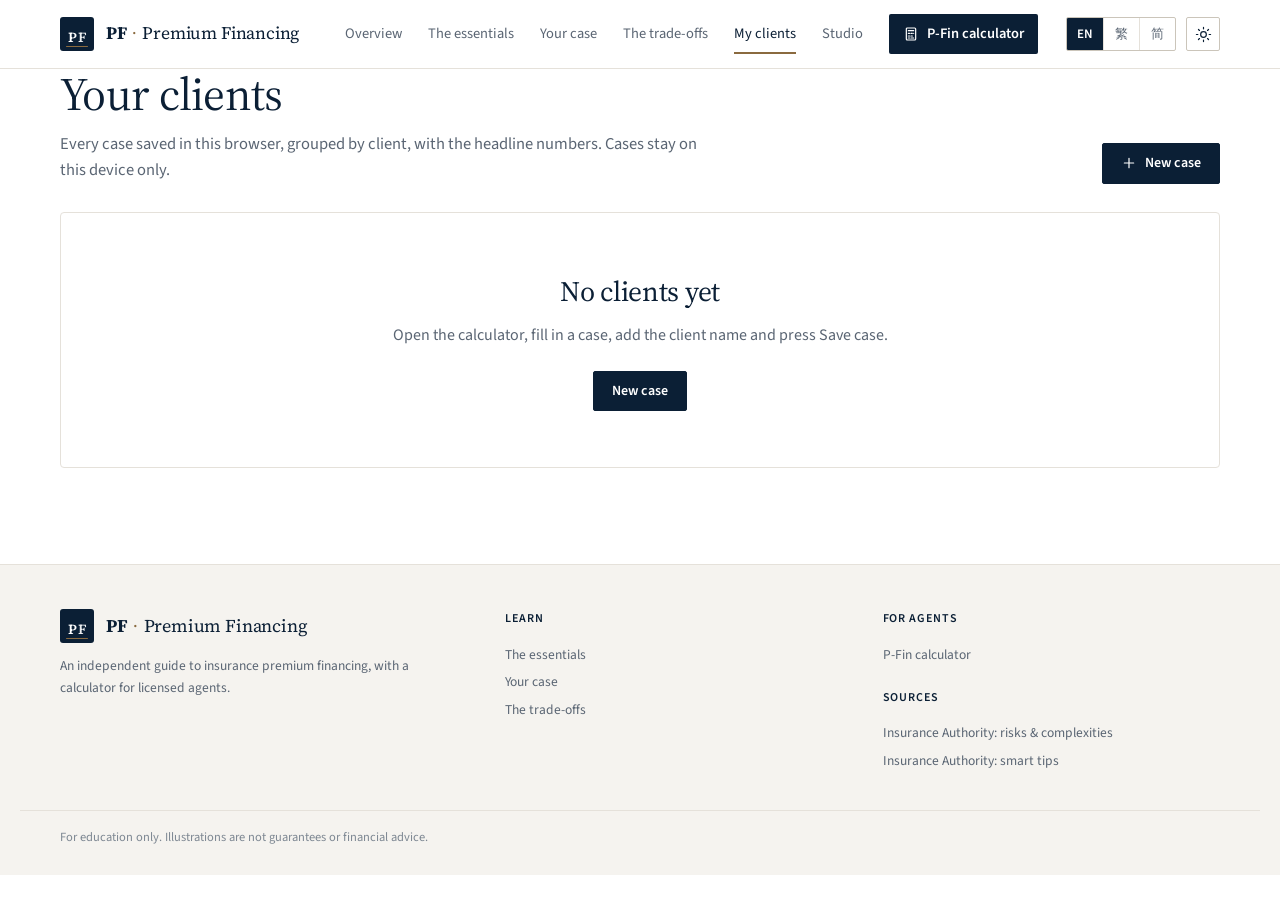
<file: dashboard.html>
<!doctype html>
<html lang="en">
<head>
<meta charset="utf-8">
<meta name="viewport" content="width=device-width,initial-scale=1">
<title>My clients · PF</title>
<meta name="description" content="Every client and case an agent has saved in PF, with the headline numbers.">
<meta name="theme-color" content="#ffffff">
<script>(function(){try{var d=document.documentElement,m=JSON.parse(localStorage.getItem('pl-theme')),g=JSON.parse(localStorage.getItem('pl-lang'));if(m==='dark'||m==='light')d.dataset.theme=m;if(g)d.lang=g}catch(e){}})()</script>
<link rel="icon" href="data:image/svg+xml,%3Csvg xmlns='http://www.w3.org/2000/svg' viewBox='0 0 32 32'%3E%3Crect width='32' height='32' rx='3' fill='%230b1f35'/%3E%3Ctext x='16' y='23' text-anchor='middle' font-family='Georgia,serif' font-size='20' fill='%23c9a46c'%3EP%3C/text%3E%3C/svg%3E">
<link rel="preconnect" href="https://fonts.googleapis.com"><link rel="preconnect" href="https://fonts.gstatic.com" crossorigin>
<link href="https://fonts.googleapis.com/css2?family=Source+Sans+3:wght@400;500;600;700&family=Source+Serif+4:ital,opsz,wght@0,8..60,400;0,8..60,500;0,8..60,600;1,8..60,400&display=swap" rel="stylesheet">
<link rel="stylesheet" href="site.css?v=14">
<style>
main{padding-top:clamp(32px,4vw,56px);padding-bottom:24px}
.d-top{display:flex;justify-content:space-between;align-items:flex-end;gap:24px;flex-wrap:wrap}
h1{font-size:clamp(32px,3.6vw,50px);line-height:1.08;letter-spacing:-.015em}
.d-top p{color:var(--muted);margin-top:12px;max-width:40em;font-size:16.5px}
.d-kpis{display:grid;grid-template-columns:repeat(5,minmax(0,1fr));gap:18px;margin:32px 0 28px}
.d-kpis>div{border-top:2px solid var(--c,var(--line-strong));padding-top:12px}
.d-kpis span{display:block;font-size:12.5px;color:var(--muted)}
.d-kpis strong{display:block;font-family:var(--serif);font-weight:400;font-size:28px;line-height:1.3;color:var(--ink);font-variant-numeric:tabular-nums}
.d-kpis em{font-style:normal;font-size:12.5px;color:var(--faint)}
.d-bar{display:flex;gap:10px;align-items:center;flex-wrap:wrap;padding:14px 0;border-top:1px solid var(--line);border-bottom:1px solid var(--line)}
.d-bar .inp{height:40px;border:1px solid var(--line-strong);background:var(--surface);color:var(--ink);border-radius:2px;padding:0 12px;font-size:15px}
.d-bar input{flex:1;min-width:220px}
.d-bar label{font-size:13px;color:var(--muted)}
.d-count{margin-left:auto;font-size:13px;color:var(--faint)}
.client{border:1px solid var(--line);background:var(--surface);border-radius:4px;margin-top:18px;box-shadow:var(--shadow);overflow:hidden}
.client-h{display:flex;justify-content:space-between;align-items:center;gap:14px;flex-wrap:wrap;padding:16px 20px;background:var(--sunk);border-bottom:1px solid var(--line)}
.client-h h2{font-size:22px}
.client-h p{font-size:13px;color:var(--muted);margin-top:2px}
.tw{overflow-x:auto}
table{border-collapse:collapse;width:100%;font-size:14px;font-variant-numeric:tabular-nums}
th,td{padding:11px 10px;border-bottom:1px solid var(--line);text-align:right;white-space:nowrap}
th{white-space:normal;vertical-align:bottom;line-height:1.3}
td:nth-child(2){white-space:normal;min-width:150px;max-width:220px}
td:first-child{white-space:normal;min-width:150px}
th{color:var(--muted);font-size:12px;font-weight:600;letter-spacing:.04em;text-transform:uppercase;background:var(--surface)}
:lang(zh-Hant) th,:lang(zh-Hans) th{letter-spacing:0}
th:first-child,td:first-child,th:nth-child(2),td:nth-child(2){text-align:left}
tbody tr:last-child td{border-bottom:0}
tbody tr:hover{background:color-mix(in srgb,var(--accent) 5%,transparent)}
td:first-child a{font-weight:600;color:var(--ink);text-decoration:underline;text-decoration-color:var(--line-strong);text-underline-offset:3px}
td:first-child a:hover{text-decoration-color:var(--accent)}
td small{display:block;font-size:12px;color:var(--faint);font-weight:400}
td.pos{color:var(--pos);font-weight:600}td.neg{color:var(--neg);font-weight:600}
.tag{display:inline-block;font-size:11px;font-weight:600;color:var(--accent);border:1px solid var(--accent);border-radius:2px;padding:0 5px;margin-left:6px;vertical-align:1px}
.act{display:flex;gap:6px;justify-content:flex-end}
.act a,.act button{font-size:13px}
.x{border:0;background:none;color:var(--faint);font-size:18px;line-height:1;padding:4px 6px}.x:hover{color:var(--neg)}
.d-state{border:1px solid var(--line);background:var(--surface);border-radius:4px;padding:clamp(28px,5vw,56px);margin-top:28px;text-align:center}
.d-state h2{font-size:28px}
.d-state p{color:var(--muted);max-width:34em;margin:10px auto 22px}
.d-state .row{display:flex;gap:10px;justify-content:center;flex-wrap:wrap}
.skel{height:120px;border-radius:4px;margin-top:18px;background:linear-gradient(90deg,var(--sunk),var(--line),var(--sunk));background-size:200% 100%;animation:sk 1.2s linear infinite}
@keyframes sk{to{background-position:-200% 0}}
.toast{position:fixed;left:50%;bottom:26px;transform:translate(-50%,20px);background:var(--ink);color:var(--bg);border-radius:2px;padding:10px 18px;font-size:14px;opacity:0;transition:.25s;pointer-events:none;z-index:60}
.toast.on{opacity:1;transform:translate(-50%,0)}
@media (max-width:1000px){.d-kpis{grid-template-columns:repeat(3,minmax(0,1fr))}}
@media (max-width:700px){
  .client table,.client tbody,.client td{display:block}.client thead{display:none}
  .client tr{display:grid;grid-template-columns:1fr 1fr;gap:8px 14px;padding:14px 16px;border-bottom:1px solid var(--line)}
  .client tbody tr:last-child{border-bottom:0}
  .client td{border:0;padding:0;text-align:left;white-space:normal;min-width:0;max-width:none}
  .client td::before{content:attr(data-l);display:block;font-size:11.5px;color:var(--faint);font-weight:400;margin-bottom:1px}
  .client td:first-child,.client td.td-act{grid-column:1/-1}.client td:first-child::before,.client td.td-act::before{display:none}
  .client td small{display:inline;margin-left:6px}.client td:first-child small{display:block;margin:2px 0 0}
  .act{justify-content:flex-start}
}
@media (max-width:600px){.d-kpis{grid-template-columns:repeat(2,minmax(0,1fr))}.d-kpis strong{font-size:22px}.client-h{padding:14px 16px}.d-bar input{min-width:0;flex-basis:100%}.d-count{margin-left:0}}
@media print{.d-bar,.act,.client-h .btn{display:none!important}.client{box-shadow:none;break-inside:avoid}}
</style>
</head>
<body>
<header class="gh"><div class="gh-in">
  <a class="gh-brand" href="index.html" aria-label="PF · Premium Financing"><span class="mk" aria-hidden="true"><span class="mk-l">P</span><span class="mk-r">F</span></span><span class="wm"><b>PF</b><i>·</i><span>Premium Financing</span></span></a>
  <nav class="gh-nav" aria-label="Main">
    <a href="index.html#top" data-st="home">Overview</a>
    <a href="index.html#learn" data-st="learn">The essentials</a>
    <a href="index.html#explore" data-st="lab">Your case</a>
    <a href="index.html#risks" data-st="risks">The trade-offs</a>
    <a href="dashboard.html" data-st="dash" aria-current="page">My clients</a>
    <a href="studio.html" data-st="studio">Studio</a>
    <a class="gh-cta" href="calculator.html"><svg viewBox="0 0 24 24" aria-hidden="true"><rect x="5" y="3" width="14" height="18" rx="1.5"/><path d="M8 7h8M8 11h2M12 11h2M16 11h0M8 15h2M12 15h2M8 18h2M12 18h4"/></svg><span data-st="calc">P-Fin calculator</span></a>
  </nav>
  <div class="gh-util">
    <div class="gh-lang" role="group" aria-label="Language" data-st-label="lang"><button type="button" data-lang="en" lang="en">EN</button><button type="button" data-lang="zh-Hant" lang="zh-Hant">繁</button><button type="button" data-lang="zh-Hans" lang="zh-Hans">简</button></div>
    <button class="gh-icon" type="button" data-theme-toggle aria-label="Switch light or dark theme" data-st-label="theme"><svg class="sun" viewBox="0 0 24 24" aria-hidden="true"><circle cx="12" cy="12" r="4"/><path d="M12 2v2M12 20v2M4.9 4.9l1.4 1.4M17.7 17.7l1.4 1.4M2 12h2M20 12h2M4.9 19.1l1.4-1.4M17.7 6.3l1.4-1.4"/></svg><svg class="moon" viewBox="0 0 24 24" aria-hidden="true"><path d="M20 14.5A8 8 0 019.5 4a8 8 0 1010.5 10.5z"/></svg></button>
    <button class="gh-icon gh-menu" type="button" aria-expanded="false" aria-controls="ghPanel" aria-label="Menu" data-st-label="menu"><svg viewBox="0 0 24 24" aria-hidden="true"><path d="M4 7h16M4 12h16M4 17h16"/></svg></button>
  </div>
  <div class="gh-panel" id="ghPanel">
    <a href="index.html#top" data-st="home">Overview</a><a href="index.html#learn" data-st="learn">The essentials</a><a href="index.html#explore" data-st="lab">Your case</a><a href="index.html#risks" data-st="risks">The trade-offs</a>
    <a href="dashboard.html" data-st="dash" aria-current="page">My clients</a>
    <a href="studio.html" data-st="studio">Studio</a>
    <a class="btn gh-cta" href="calculator.html" data-st="calc">P-Fin calculator</a>
      <div class="gh-lang gh-lang-m" role="group" aria-label="Language" data-st-label="lang"><button type="button" data-lang="en" lang="en">EN</button><button type="button" data-lang="zh-Hant" lang="zh-Hant">繁</button><button type="button" data-lang="zh-Hans" lang="zh-Hans">简</button></div>
  </div>
</div></header>

<main class="wrap" id="main">
  <div class="d-top">
    <div><h1 data-d="title">Your clients</h1><p data-d="lede">Every case saved in this browser, grouped by client, with the headline numbers. Cases stay on this device only.</p></div>
    <a class="btn solid" href="calculator.html"><svg viewBox="0 0 24 24"><path d="M12 5v14M5 12h14"/></svg><span data-d="new_case">New case</span></a>
  </div>
  <div id="view"><div class="skel"></div><div class="skel"></div></div>
</main>

<footer class="gf">
  <div class="gf-in">
    <div><div class="gf-brand" aria-label="PF · Premium Financing"><span class="mk" aria-hidden="true"><span class="mk-l">P</span><span class="mk-r">F</span></span><span class="wm"><b>PF</b><i>·</i><span>Premium Financing</span></span></div><p data-st="f_about">An independent guide to insurance premium financing, with a calculator for licensed agents.</p></div>
    <div><h4 data-st="f_learn">Learn</h4><a href="index.html#learn" data-st="learn">The essentials</a><a href="index.html#explore" data-st="lab">Your case</a><a href="index.html#risks" data-st="risks">The trade-offs</a></div>
    <div><h4 data-st="f_tools">For agents</h4><a href="calculator.html" data-st="calc">P-Fin calculator</a><h4 data-st="f_src" style="margin-top:20px">Sources</h4><a href="https://www.ia.org.hk/en/legislative_framework/Conduct_in_Focus_Issue_05_03.html" target="_blank" rel="noopener noreferrer" data-st="f_ia1">Insurance Authority: risks &amp; complexities</a><a href="https://www.ia.org.hk/en/premium_financing/smart_tips.html" target="_blank" rel="noopener noreferrer" data-st="f_ia2">Insurance Authority: smart tips</a></div>
  </div>
  <div class="gf-base" data-st="f_base">For education only. Illustrations are not guarantees or financial advice.</div>
</footer>
<div class="toast" id="toast" role="status"></div>

<script src="site.js?v=14"></script>
<script src="engine.js?v=14"></script>
<script>
'use strict';
const $ = id => document.getElementById(id), E = window.PLE;
const D = {"en": {"doc_title": "My clients · PF", "title": "Your clients", "lede": "Every case saved in this browser, grouped by client, with the headline numbers. Cases stay on this device only.", "new_case": "New case", "new_for": "New case for this client", "empty_h": "No clients yet", "empty_p": "Open the calculator, fill in a case, add the client name and press Save case.", "k_clients": "Clients", "k_cases": "{n} cases saved", "k_premium": "Premium illustrated", "k_premium_sub": "across all cases", "k_loan": "Bank loans", "k_loan_sub": "at each case's chosen bank", "k_own": "Clients' own cash", "k_own_sub": "premium − loan − discount", "k_week": "Updated this week", "k_week_sub": "cases changed in 7 days", "search": "Search clients, cases, plans or banks", "sort": "Sort", "s_recent": "Recently updated", "s_client": "Client A–Z", "s_irr": "Highest IRR", "showing": "{n} cases · {c} clients", "h_case": "Case", "h_plan": "Plan · bank", "h_premium": "Premium", "h_loan": "Loan", "h_own": "Own cash", "h_month": "Monthly interest", "h_roc": "Net return %", "h_irr": "IRR", "h_be": "Profitable from", "year_n": "Year {n}", "open": "Open", "delete": "Delete", "untitled": "Untitled case", "updated": "Updated {d}", "last": "last updated {d}", "n_cases": "{n} cases", "one_case": "1 case", "n_compared": "{n} compared", "n_options": "{p} plans × {b} banks", "none": "Nothing matches that search.", "confirm_del": "Delete {c}? This cannot be undone.", "deleted": "Case deleted", "no_client": "No client name"}, "zh-Hant": {"doc_title": "我的客戶 · PF", "title": "你的客戶", "lede": "此瀏覽器內已儲存的所有個案，按客戶分組並列出主要數字。個案只會儲存在此裝置。", "new_case": "新增個案", "new_for": "為此客戶新增個案", "empty_h": "尚未有客戶", "empty_p": "開啟計算機，填好個案及客戶名稱，再按「儲存個案」。", "k_clients": "客戶", "k_cases": "已儲存 {n} 個個案", "k_premium": "說明保費總額", "k_premium_sub": "所有個案合計", "k_loan": "銀行貸款", "k_loan_sub": "按各個案所選銀行計算", "k_own": "客戶本金", "k_own_sub": "保費 − 貸款 − 首年優惠", "k_week": "本週更新", "k_week_sub": "過去 7 日修改的個案", "search": "搜尋客戶、個案、計劃或銀行", "sort": "排序", "s_recent": "最近更新", "s_client": "客戶名稱", "s_irr": "最高 IRR", "showing": "{n} 個個案 · {c} 位客戶", "h_case": "個案", "h_plan": "計劃 · 銀行", "h_premium": "保費", "h_loan": "貸款", "h_own": "本金", "h_month": "每月利息", "h_roc": "淨回報 %", "h_irr": "IRR", "h_be": "由此年開始獲利", "year_n": "第 {n} 年", "open": "開啟", "delete": "刪除", "untitled": "未命名個案", "updated": "更新於 {d}", "last": "最後更新 {d}", "n_cases": "{n} 個個案", "one_case": "1 個個案", "n_compared": "比較 {n} 個", "n_options": "{p} 個計劃 × {b} 間銀行", "none": "沒有符合的結果。", "confirm_del": "刪除「{c}」？刪除後無法復原。", "deleted": "個案已刪除", "no_client": "未填客戶名稱"}, "zh-Hans": {"doc_title": "我的客户 · PF", "title": "你的客户", "lede": "此浏览器内已保存的所有个案，按客户分组并列出主要数字。个案只会保存在此设备。", "new_case": "新增个案", "new_for": "为此客户新增个案", "empty_h": "尚未有客户", "empty_p": "开启计算器，填好个案及客户名称，再按「保存个案」。", "k_clients": "客户", "k_cases": "已储存 {n} 个个案", "k_premium": "说明保费总额", "k_premium_sub": "所有个案合计", "k_loan": "银行贷款", "k_loan_sub": "按各个案所选银行计算", "k_own": "客户本金", "k_own_sub": "保费 − 贷款 − 首年优惠", "k_week": "本周更新", "k_week_sub": "过去 7 日修改的个案", "search": "搜寻客户、个案、计划或银行", "sort": "排序", "s_recent": "最近更新", "s_client": "客户名称", "s_irr": "最高 IRR", "showing": "{n} 个个案 · {c} 位客户", "h_case": "个案", "h_plan": "计划 · 银行", "h_premium": "保费", "h_loan": "贷款", "h_own": "本金", "h_month": "每月利息", "h_roc": "净回报 %", "h_irr": "IRR", "h_be": "由此年开始获利", "year_n": "第 {n} 年", "open": "开启", "delete": "删除", "untitled": "未命名个案", "updated": "更新于 {d}", "last": "最后更新 {d}", "n_cases": "{n} 个个案", "one_case": "1 个个案", "n_compared": "比较 {n} 个", "n_options": "{p} 个计划 × {b} 间银行", "none": "没有符合的结果。", "confirm_del": "删除「{c}」？删除后无法复原。", "deleted": "个案已删除", "no_client": "未填客户名称"}};
let lang = window.PL ? PL.lang : 'en', rows = [], q = '', sort = 'recent', loaded = false;
const t = (k, v) => { let s = (D[lang] && D[lang][k]) ?? D.en[k] ?? k; if (v) for (const [a, b] of Object.entries(v)) s = s.split('{' + a + '}').join(b); return s; };
const esc = E.esc;
const fmtDate = v => !v ? '–' : new Date(v).toLocaleDateString(lang === 'en' ? 'en-GB' : lang, { day: 'numeric', month: 'short', year: 'numeric' });
function toast(m) { const e = $('toast'); e.textContent = m; e.classList.add('on'); clearTimeout(toast.t); toast.t = setTimeout(() => e.classList.remove('on'), 2600); }

// cases saved by the calculator in this browser (localStorage 'pl-cases')
const saved = () => PL.store.get('pl-cases', []);
// the same maths the calculator uses: selected plan × selected bank, at the last illustrated year
function figures(row) {
  const S = E.migrate(row.data); if (!S) return null;
  const p = E.plan(S, S.sel.plan), b = E.bank(S, S.sel.bank), pi = S.plans.indexOf(p), bi = S.banks.indexOf(b);
  const r = E.hasYears(p) ? E.compute(p, b, { fulfil: S.fulfil }) : null, last = r && r.rows[r.rows.length - 1], be = r && r.rows.find(x => x.gain > 0);
  return { cur: S.currency, plan: p.name || 'Plan ' + String.fromCharCode(65 + pi), bank: b.bank || 'Bank ' + String.fromCharCode(65 + bi), rate: E.offerRate(b),
    premium: p.premium, loan: r ? r.L : E.loanOf(p, b), own: r ? r.own : NaN, monthly: r ? r.monthly : NaN, last, be: be ? be.y : null, picks: S.picks.length, plans: S.plans.length, banks: S.banks.length };
}
const sumBy = (list, key) => { const m = new Map(); list.forEach(x => { if (x.f && Number.isFinite(x.f[key])) m.set(x.f.cur, (m.get(x.f.cur) || 0) + x.f[key]); });
  return [...m].map(([c, v]) => E.money(v, c)).join(' + ') || '–'; };

function render() {
  if (!loaded) { $('view').innerHTML = '<div class="skel"></div><div class="skel"></div>'; return; }
  if (!rows.length) { $('view').innerHTML = `<div class="d-state"><h2>${t('empty_h')}</h2><p>${t('empty_p')}</p><div class="row"><a class="btn solid" href="calculator.html">${t('new_case')}</a></div></div>`; return; }
  const all = rows, clients = new Set(all.map(r => r.client)), week = Date.now() - 7 * 864e5;
  const ql = q.trim().toLowerCase();
  const shown = all.filter(r => !ql || (r.client + ' ' + r.title + ' ' + (r.f ? r.f.plan + ' ' + r.f.bank : '')).toLowerCase().includes(ql));
  const groups = new Map(); shown.forEach(r => { if (!groups.has(r.client)) groups.set(r.client, []); groups.get(r.client).push(r); });
  const latest = list => Math.max(...list.map(r => (r.updated_at || 0)));
  const bestIrr = list => Math.max(...list.map(r => r.f && r.f.last && Number.isFinite(r.f.last.irr) ? r.f.last.irr : -Infinity));
  let order = [...groups];
  if (sort === 'client') order.sort((a, z) => a[0].localeCompare(z[0], lang));
  else if (sort === 'irr') order.sort((a, z) => bestIrr(z[1]) - bestIrr(a[1]));
  else order.sort((a, z) => latest(z[1]) - latest(a[1]));
  const cell = (v, fmt) => Number.isFinite(v) ? fmt(v) : '–';
  const rowHtml = r => { const f = r.f, l = f && f.last;
    return `<tr><td data-l="${esc(t('h_case'))}"><a href="calculator.html#local=${r.id}">${esc(r.title || t('untitled'))}</a>${f && f.picks > 1 ? `<span class="tag">${t('n_compared', { n: f.picks })}</span>` : ''}<small>${t('updated', { d: fmtDate(r.updated_at) })}</small></td>
      <td data-l="${esc(t('h_plan'))}">${f ? esc(f.plan) + ' · ' + esc(f.bank) + `<small>${f.rate.toFixed(2)}%${f.plans > 1 || f.banks > 1 ? ' · ' + (lang === 'en' ? `${f.plans} plan${f.plans > 1 ? 's' : ''} × ${f.banks} bank${f.banks > 1 ? 's' : ''}` : t('n_options', { p: f.plans, b: f.banks })) : ''}</small>` : '–'}</td>
      <td data-l="${esc(t('h_premium'))}">${f ? E.money(f.premium, f.cur) : '–'}</td><td data-l="${esc(t('h_loan'))}">${f ? E.money(f.loan, f.cur) : '–'}</td><td data-l="${esc(t('h_own'))}">${f ? cell(f.own, v => E.money(v, f.cur)) : '–'}</td><td data-l="${esc(t('h_month'))}">${f ? cell(f.monthly, v => E.money(v, f.cur)) : '–'}</td>
      <td data-l="${esc(t('h_roc'))}" class="${l ? (l.roc >= 0 ? 'pos' : 'neg') : ''}">${l ? E.pctS(l.roc) + `<small>${t('year_n', { n: l.y })}</small>` : '–'}</td>
      <td data-l="${esc(t('h_irr'))}">${l ? E.pct(l.irr) : '–'}</td><td data-l="${esc(t('h_be'))}">${f && f.be ? t('year_n', { n: f.be }) : '–'}</td>
      <td class="td-act"><div class="act"><a class="btn" href="calculator.html#local=${r.id}">${t('open')}</a><button class="x" type="button" data-del="${r.id}" aria-label="${esc(t('delete') + ': ' + (r.title || t('untitled')))}">×</button></div></td></tr>`; };
  const head = `<thead><tr><th>${t('h_case')}</th><th>${t('h_plan')}</th><th>${t('h_premium')}</th><th>${t('h_loan')}</th><th>${t('h_own')}</th><th>${t('h_month')}</th><th>${t('h_roc')}</th><th>${t('h_irr')}</th><th>${t('h_be')}</th><th></th></tr></thead>`;
  $('view').innerHTML = `
    <div class="d-kpis">
      <div style="--c:var(--c-cap)"><span>${t('k_clients')}</span><strong>${clients.size}</strong><em>${t('k_cases', { n: all.length })}</em></div>
      <div style="--c:var(--c-loan)"><span>${t('k_premium')}</span><strong>${sumBy(all, 'premium')}</strong><em>${t('k_premium_sub')}</em></div>
      <div style="--c:var(--c-cost)"><span>${t('k_loan')}</span><strong>${sumBy(all, 'loan')}</strong><em>${t('k_loan_sub')}</em></div>
      <div style="--c:var(--c-gain)"><span>${t('k_own')}</span><strong>${sumBy(all, 'own')}</strong><em>${t('k_own_sub')}</em></div>
      <div style="--c:var(--accent)"><span>${t('k_week')}</span><strong>${all.filter(r => (r.updated_at || 0) > week).length}</strong><em>${t('k_week_sub')}</em></div>
    </div>
    <div class="d-bar"><input class="inp" type="search" id="dq" placeholder="${esc(t('search'))}" aria-label="${esc(t('search'))}" value="${esc(q)}">
      <label for="dsort">${t('sort')}</label><select class="inp" id="dsort"><option value="recent">${t('s_recent')}</option><option value="client">${t('s_client')}</option><option value="irr">${t('s_irr')}</option></select>
      <span class="d-count">${t('showing', { n: shown.length, c: groups.size })}</span></div>
    ${order.length ? order.map(([client, list]) => `<section class="client"><div class="client-h"><div><h2>${esc(client)}</h2><p>${t(list.length === 1 ? 'one_case' : 'n_cases', { n: list.length })} · ${t('last', { d: fmtDate(latest(list)) })}</p></div>
      <a class="btn" href="calculator.html#new=${encodeURIComponent(client)}">${t('new_for')}</a></div><div class="tw"><table>${head}<tbody>${list.map(rowHtml).join('')}</tbody></table></div></section>`).join('')
      : `<div class="d-state"><p>${t('none')}</p></div>`}`;
  const dq = $('dq'); dq.oninput = () => { q = dq.value; const pos = dq.selectionStart; render(); const n = $('dq'); n.focus(); n.setSelectionRange(pos, pos); };
  $('dsort').value = sort; $('dsort').onchange = e => { sort = e.target.value; render(); };
}
function load() {
  rows = saved().map((c, i) => ({ id: i, client: (c.client || '').trim() || t('no_client'), title: c.name || '', updated_at: c.savedAt || 0, data: c }))
    .map(r => ({ ...r, f: figures(r) }));
  loaded = true; render();
}
$('view').addEventListener('click', async e => {
  const del = e.target.closest('[data-del]'); if (!del) return;
  const r = rows.find(x => x.id === +del.dataset.del);
  if (!confirm(t('confirm_del', { c: r ? (r.title || t('untitled')) + ' · ' + r.client : '' }))) return;
  const l = saved(); l.splice(+del.dataset.del, 1); PL.store.set('pl-cases', l); load(); toast(t('deleted'));
});
function applyLang(l) { lang = D[l] ? l : 'en'; document.title = t('doc_title'); document.querySelectorAll('[data-d]').forEach(e => e.textContent = t(e.dataset.d)); load(); }
document.addEventListener('pl:lang', e => applyLang(e.detail));
addEventListener('storage', e => { if (e.key === 'pl-cases') load(); });   // saved in another tab
addEventListener('pageshow', e => { if (e.persisted) load(); });
applyLang(lang);
</script>
</body>
</html>
</file>
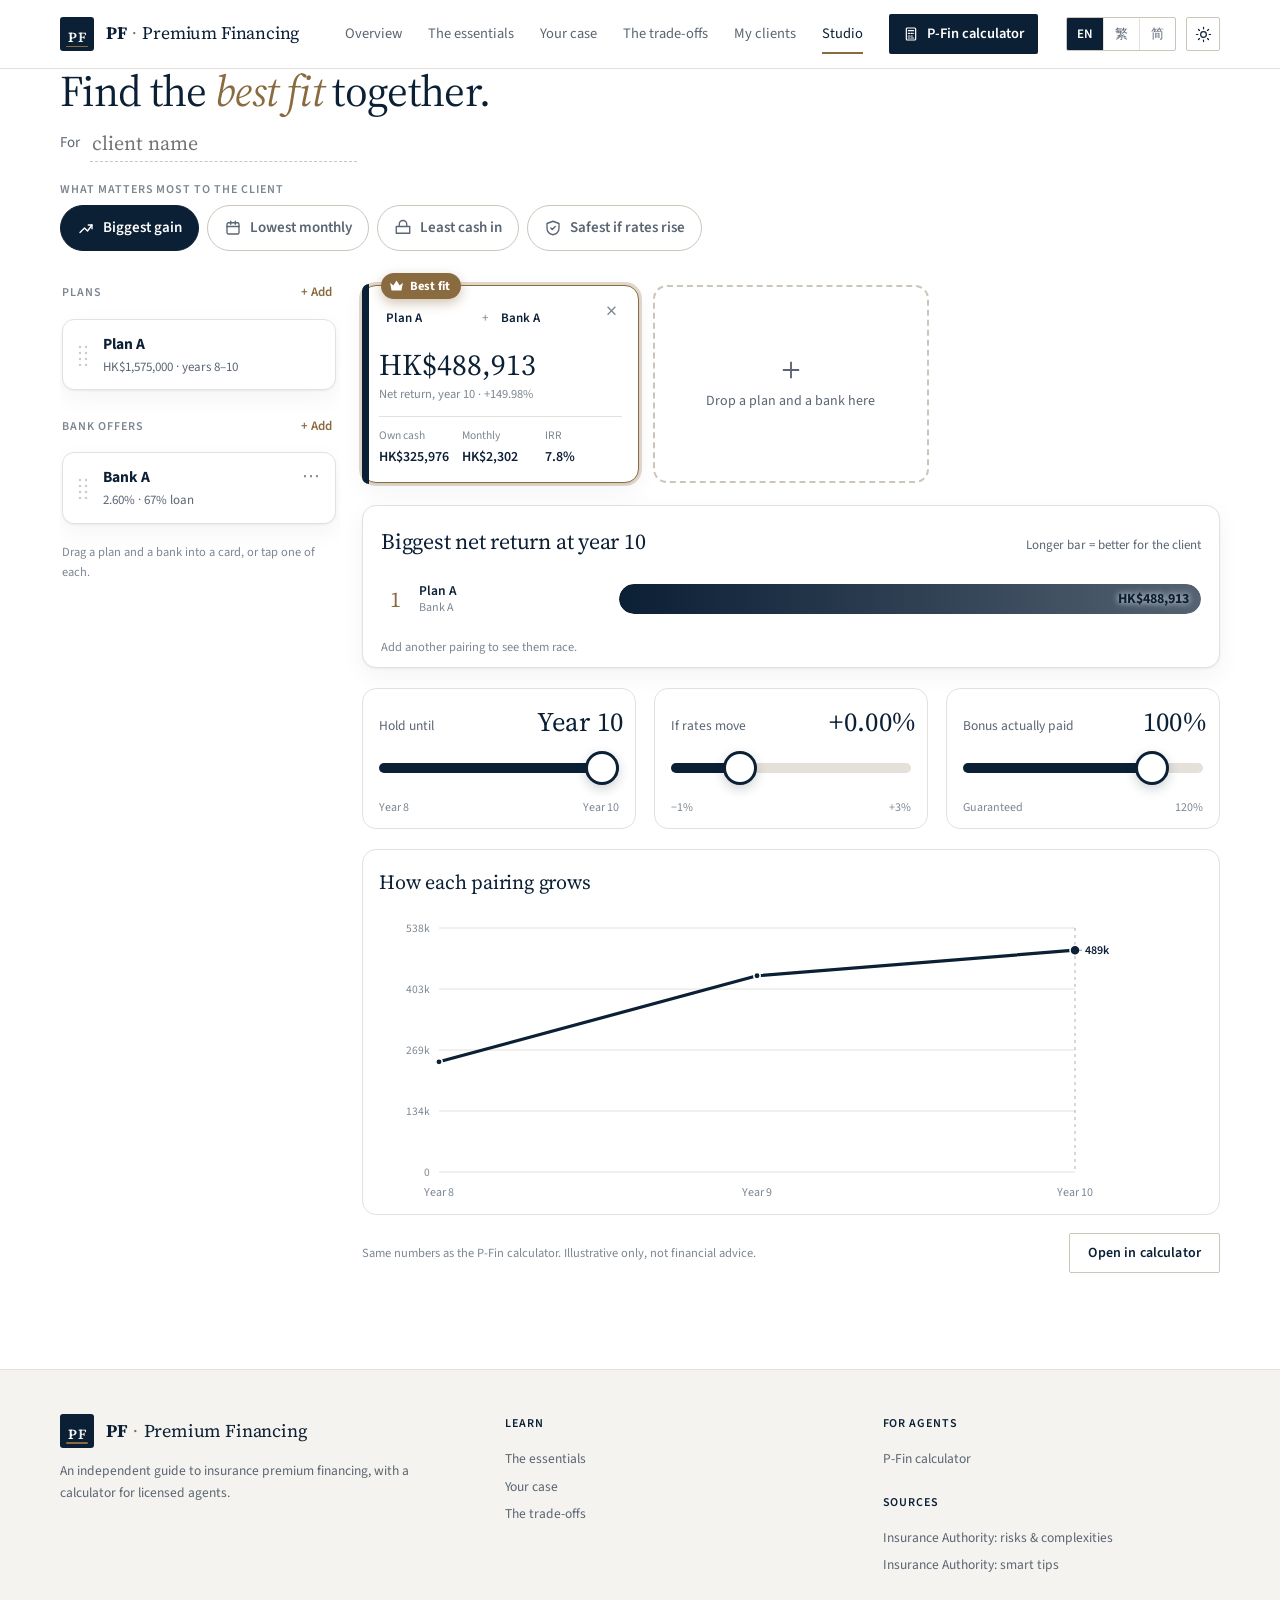
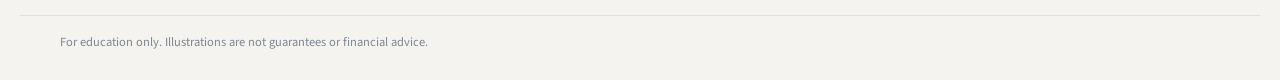
<file: studio.html>
<!doctype html>
<html lang="en">
<head>
<meta charset="utf-8">
<meta name="viewport" content="width=device-width,initial-scale=1,viewport-fit=cover">
<meta name="apple-mobile-web-app-capable" content="yes">
<title>Client studio · PF</title>
<meta name="description" content="Touch-first studio: drag plans and banks into pairings and watch which one suits the client best.">
<meta name="theme-color" content="#ffffff">
<script>(function(){try{var d=document.documentElement,m=JSON.parse(localStorage.getItem('pl-theme')),g=JSON.parse(localStorage.getItem('pl-lang'));if(m==='dark'||m==='light')d.dataset.theme=m;if(g)d.lang=g}catch(e){}})()</script>
<link rel="icon" href="data:image/svg+xml,%3Csvg xmlns='http://www.w3.org/2000/svg' viewBox='0 0 32 32'%3E%3Crect width='32' height='32' rx='3' fill='%230b1f35'/%3E%3Ctext x='16' y='23' text-anchor='middle' font-family='Georgia,serif' font-size='20' fill='%23c9a46c'%3EP%3C/text%3E%3C/svg%3E">
<link rel="preconnect" href="https://fonts.googleapis.com"><link rel="preconnect" href="https://fonts.gstatic.com" crossorigin>
<link href="https://fonts.googleapis.com/css2?family=Source+Sans+3:wght@400;500;600;700&family=Source+Serif+4:ital,opsz,wght@0,8..60,400;0,8..60,500;0,8..60,600;1,8..60,400&display=swap" rel="stylesheet">
<link rel="stylesheet" href="site.css?v=14">
<style>
/* Client studio: touch-first. Big targets (44px+), drag tiles into pairings, springy feedback. */
:root{--spring:cubic-bezier(.34,1.56,.64,1);--glide:cubic-bezier(.16,1,.3,1)}
body{overscroll-behavior-y:none}
main{padding-top:clamp(18px,2.5vw,32px);padding-bottom:28px}
.st-top{display:flex;align-items:flex-end;justify-content:space-between;gap:18px;flex-wrap:wrap}
.st-top h1{font-size:clamp(30px,3.4vw,46px);line-height:1.05;letter-spacing:-.015em}
.st-top h1 em{font-style:italic;color:var(--accent)}
:lang(zh-Hant) .st-top h1 em,:lang(zh-Hans) .st-top h1 em{font-style:normal}
.st-client{display:flex;align-items:center;gap:10px;margin-top:10px;color:var(--muted);font-size:15px}
.st-client input{border:0;border-bottom:1.5px dashed var(--line-strong);background:transparent;color:var(--ink);font-family:var(--serif);font-size:20px;padding:2px 2px;min-width:160px;max-width:280px}
.st-client input:focus{outline:none;border-bottom-color:var(--accent)}
.prio{display:flex;flex-wrap:wrap;gap:8px}
.prio button{min-height:46px;padding:0 16px;border-radius:23px;border:1.5px solid var(--line-strong);background:var(--surface);color:var(--muted);font-size:15px;font-weight:600;display:inline-flex;align-items:center;gap:8px;transition:transform .25s var(--spring),background-color .2s,color .2s,border-color .2s}
.prio button svg{width:18px;height:18px;stroke:currentColor;fill:none;stroke-width:1.8;stroke-linecap:round;stroke-linejoin:round}
.prio button[aria-pressed=true]{background:var(--ink);border-color:var(--ink);color:var(--bg)}
.prio button:active{transform:scale(.95)}
.prio-label{font-size:12px;font-weight:600;letter-spacing:.08em;text-transform:uppercase;color:var(--faint);width:100%;margin-bottom:-2px}
:lang(zh-Hant) .prio-label,:lang(zh-Hans) .prio-label{letter-spacing:.03em}

.st{display:grid;grid-template-columns:280px minmax(0,1fr);gap:22px;margin-top:22px;align-items:start}
/* tray of draggable plans and banks */
.tray{position:sticky;top:calc(var(--hdr) + 14px);display:flex;flex-direction:column;gap:18px;max-height:calc(100vh - var(--hdr) - 28px);overflow:auto;padding:2px 4px 8px 2px}
.tray h2{font-family:var(--sans);font-size:12px;font-weight:600;letter-spacing:.08em;text-transform:uppercase;color:var(--faint);display:flex;justify-content:space-between;align-items:center}
.tray h2 button{border:0;background:none;color:var(--accent);font-size:13px;font-weight:600;letter-spacing:0;text-transform:none;min-height:36px;padding:0 4px}
.tiles{display:flex;flex-direction:column;gap:10px;margin-top:8px}
.tile{position:relative;display:block;width:100%;text-align:left;border:1.5px solid var(--line);background:var(--surface);border-radius:12px;padding:12px 14px 12px 40px;min-height:64px;color:var(--text);box-shadow:var(--shadow);touch-action:pan-y;user-select:none;-webkit-user-select:none;-webkit-touch-callout:none;cursor:grab;transition:transform .3s var(--spring),border-color .2s,box-shadow .2s,opacity .2s}
.tile:before{content:'';position:absolute;left:14px;top:50%;width:12px;height:22px;transform:translateY(-50%);background:radial-gradient(circle,var(--line-strong) 1.4px,transparent 1.6px) 0 0/6px 6px;opacity:.9}
.tile strong{display:block;font-size:15.5px;color:var(--ink)}
.tile small{display:block;font-size:13px;color:var(--muted);font-variant-numeric:tabular-nums}
.tile.picked{border-color:var(--accent);box-shadow:0 0 0 3px color-mix(in srgb,var(--accent) 22%,transparent)}
.tile.lifting{opacity:.35;transform:scale(.97)}
.tile .knobs{margin-top:10px;display:none;gap:10px;flex-direction:column}
.tile.open .knobs{display:flex}
.tile .more{position:absolute;right:6px;top:6px;width:36px;height:36px;border:0;background:none;color:var(--faint);border-radius:50%;font-size:18px}
.tile .more:hover{color:var(--ink)}
.knob{display:grid;grid-template-columns:1fr auto;align-items:center;gap:2px 8px;font-size:12.5px;color:var(--muted)}
.knob output{font-weight:700;color:var(--ink);font-variant-numeric:tabular-nums}
.knob input{grid-column:1/-1}
.ghost{position:fixed;z-index:80;pointer-events:none;width:240px;transform:translate(-50%,-60%) rotate(-3deg) scale(1.04);box-shadow:0 18px 40px #0b1f3540;border-color:var(--accent);opacity:.96;transition:none}
.drop-on .slot,.drop-on .slot-new{outline:2px dashed var(--accent);outline-offset:3px}
.slot.hover,.slot-new.hover{transform:scale(1.02);background:color-mix(in srgb,var(--accent) 8%,var(--surface))}

/* pairings */
.slots{display:grid;grid-template-columns:repeat(auto-fill,minmax(220px,1fr));gap:22px 14px;padding-top:12px}
.slot,.slot-new{position:relative;border-radius:14px;min-height:168px;transition:transform .35s var(--spring),background-color .2s,box-shadow .3s}
.slot{background:var(--surface);border:1.5px solid var(--line);box-shadow:var(--shadow);padding:16px 16px 14px;touch-action:pan-y}
.slot:before{content:'';position:absolute;left:-1.5px;top:-1.5px;bottom:-1.5px;width:7px;border-radius:14px 0 0 14px;background:var(--kc)}
.slot .halves{padding-right:30px;display:grid;grid-template-columns:1fr auto 1fr;align-items:center;gap:6px;font-size:13px;color:var(--muted)}
.slot .half{border:1.5px dashed transparent;border-radius:8px;padding:4px 6px;min-height:34px;display:flex;align-items:center}
.slot .half b{color:var(--ink);font-weight:600;overflow:hidden;text-overflow:ellipsis;white-space:nowrap}
.drop-on.k-plan .slot .h-plan,.drop-on.k-bank .slot .h-bank{border-color:var(--accent);background:color-mix(in srgb,var(--accent) 7%,transparent)}
.slot .plus{color:var(--faint)}
.slot .big{font-family:var(--serif);font-size:30px;line-height:1.15;margin-top:12px;color:var(--ink);font-variant-numeric:tabular-nums}
.slot .big.neg{color:var(--neg)}
.slot .sub{font-size:12.5px;color:var(--faint);margin-top:2px}
.slot .facts{display:grid;grid-template-columns:1fr 1fr 1fr;gap:6px;margin-top:12px;border-top:1px solid var(--line);padding-top:10px;font-size:11.5px;color:var(--faint)}
.slot .facts b{display:block;font-size:14px;color:var(--ink);font-weight:600;font-variant-numeric:tabular-nums}
.slot .x{position:absolute;right:6px;top:6px;width:40px;height:40px;border:0;background:none;color:var(--faint);font-size:22px;border-radius:50%}
.slot .x:hover{color:var(--neg)}
.slot.best{border-color:var(--accent);box-shadow:0 0 0 3px color-mix(in srgb,var(--accent) 25%,transparent),var(--shadow)}
.crown{position:absolute;left:18px;top:-13px;display:flex;align-items:center;gap:5px;height:26px;padding:0 11px 0 7px;border-radius:13px;background:var(--accent);color:var(--surface);font-size:12.5px;font-weight:700;box-shadow:0 4px 12px color-mix(in srgb,var(--accent) 40%,transparent);opacity:0;transform:translateY(-8px) scale(.6);transition:transform .5s var(--spring),opacity .25s;pointer-events:none}
.crown svg{width:17px;height:17px;fill:currentColor}
.slot.best .crown{opacity:1;transform:none}
.slot.best .crown.hop{animation:hop .7s var(--spring)}
@keyframes hop{0%{transform:translateY(-14px) scale(.6) rotate(-14deg)}60%{transform:translateY(2px) scale(1.15) rotate(6deg)}100%{transform:none}}
.slot.dim{opacity:.55}
.slot-new{border:2px dashed var(--line-strong);display:flex;flex-direction:column;align-items:center;justify-content:center;gap:6px;color:var(--muted);text-align:center;padding:16px;font-size:14px}
.slot-new svg{width:28px;height:28px;stroke:currentColor;fill:none;stroke-width:1.6}
.slot-new .pend{display:flex;gap:6px;flex-wrap:wrap;justify-content:center}
.slot-new .pend span{border-radius:12px;background:var(--accent-soft);color:var(--ink);padding:2px 10px;font-size:13px;font-weight:600}
.slot.enter{animation:pop .55s var(--spring)}
@keyframes pop{from{transform:scale(.7);opacity:0}}

/* the race: who is best for this client right now */
.race{margin-top:22px;border:1px solid var(--line);border-radius:14px;background:var(--surface);padding:18px 18px 10px;box-shadow:var(--shadow)}
.race-h{display:flex;justify-content:space-between;align-items:baseline;gap:12px;flex-wrap:wrap}
.race-h h2{font-size:22px}
.race-h p{font-size:13px;color:var(--muted)}
.lanes{position:relative;margin-top:14px}
.lane{position:absolute;left:0;right:0;height:52px;display:grid;grid-template-columns:28px minmax(110px,190px) 1fr;align-items:center;gap:10px;transition:transform .6s var(--spring)}
.lane .n{font-family:var(--serif);font-size:22px;color:var(--faint);text-align:center}
.lane.first .n{color:var(--accent)}
.lane .who{font-size:13.5px;color:var(--ink);font-weight:600;line-height:1.25;overflow:hidden}
.lane .who small{display:block;font-weight:400;color:var(--faint);font-size:12px}
.track{position:relative;height:30px;border-radius:15px;background:var(--sunk);overflow:hidden}
.fill{position:absolute;left:0;top:0;bottom:0;width:100%;border-radius:15px;background:var(--kc);transform-origin:left;transition:transform .7s var(--glide)}
.lane.first .fill{background:linear-gradient(90deg,var(--kc),color-mix(in srgb,var(--kc) 70%,#fff))}
.val{position:absolute;right:12px;top:50%;transform:translateY(-50%);font-size:14px;font-weight:700;color:var(--ink);font-variant-numeric:tabular-nums;text-shadow:0 0 6px var(--surface)}
.race .hint{font-size:12.5px;color:var(--faint);margin-top:6px}

/* big touch sliders */
.dials{display:grid;grid-template-columns:repeat(3,minmax(0,1fr));gap:18px;margin-top:20px}
.dial{border:1px solid var(--line);border-radius:14px;background:var(--surface);padding:14px 16px 10px}
.dial-top{display:flex;justify-content:space-between;align-items:baseline;gap:8px}
.dial-top label{font-size:13.5px;color:var(--muted)}
.dial-top output{font-family:var(--serif);font-size:24px;color:var(--ink);font-variant-numeric:tabular-nums;transition:transform .3s var(--spring)}
.dial-top output.bump{transform:scale(1.12)}
.dial .ends{display:flex;justify-content:space-between;font-size:12px;color:var(--faint)}
input[type=range].big{-webkit-appearance:none;appearance:none;width:100%;height:44px;background:transparent;margin:4px 0;cursor:pointer;--p:50%;touch-action:pan-y}
input[type=range].big::-webkit-slider-runnable-track{height:10px;border-radius:5px;background:linear-gradient(to right,var(--ink) var(--p),var(--line) var(--p))}
input[type=range].big::-moz-range-track{height:10px;border-radius:5px;background:linear-gradient(to right,var(--ink) var(--p),var(--line) var(--p))}
input[type=range].big::-webkit-slider-thumb{-webkit-appearance:none;width:34px;height:34px;margin-top:-12px;border-radius:50%;background:var(--surface);border:3px solid var(--ink);box-shadow:0 4px 12px #0b1f3533;transition:transform .2s var(--spring)}
input[type=range].big::-moz-range-thumb{width:28px;height:28px;border-radius:50%;background:var(--surface);border:3px solid var(--ink)}
input[type=range].big:active::-webkit-slider-thumb{transform:scale(1.2)}
input[type=range].mini{-webkit-appearance:none;appearance:none;width:100%;height:36px;background:transparent;--p:50%;touch-action:pan-y}
input[type=range].mini::-webkit-slider-runnable-track{height:6px;border-radius:3px;background:linear-gradient(to right,var(--accent) var(--p),var(--line) var(--p))}
input[type=range].mini::-webkit-slider-thumb{-webkit-appearance:none;width:26px;height:26px;margin-top:-10px;border-radius:50%;background:var(--surface);border:2.5px solid var(--accent)}
input[type=range].mini::-moz-range-thumb{width:22px;height:22px;border-radius:50%;background:var(--surface);border:2.5px solid var(--accent)}

.trend{margin-top:20px;border:1px solid var(--line);border-radius:14px;background:var(--surface);padding:16px 16px 8px}
.trend h2{font-size:20px}
.trend .chart{margin-top:8px}
.trend .chart svg{display:block;width:100%;height:auto}
.trend .chart svg text{font-family:var(--sans)}
.st-foot{display:flex;justify-content:space-between;gap:12px;flex-wrap:wrap;align-items:center;margin-top:18px;font-size:12.5px;color:var(--faint)}

/* confetti for a new leader */
.confetti{position:fixed;z-index:90;pointer-events:none;width:9px;height:14px;border-radius:2px;animation:fly 1.1s var(--glide) forwards}
@keyframes fly{to{transform:translate(var(--dx),var(--dy)) rotate(var(--r));opacity:0}}
.toast{position:fixed;left:50%;top:calc(var(--hdr) + 12px);bottom:auto;transform:translate(-50%,-16px);background:var(--ink);color:var(--bg);border-radius:24px;padding:12px 20px;font-size:15px;opacity:0;transition:.3s var(--spring);pointer-events:none;z-index:95}
.toast.on{opacity:1;transform:translate(-50%,0)}

@media (max-width:1000px){
  .st{grid-template-columns:1fr}
  .tray{position:static;max-height:none;flex-direction:row;gap:14px;overflow-x:auto;overflow-y:visible;padding-bottom:10px;scroll-snap-type:x proximity}
  .tray>section{flex:0 0 auto}
  .tiles{flex-direction:row}
  .tile{width:210px;touch-action:pan-x;scroll-snap-align:start}
  .dials{grid-template-columns:1fr}
}
@media (max-width:600px){.slots{grid-template-columns:1fr}.lane{grid-template-columns:24px 100px 1fr}.prio button{min-height:42px;padding:0 12px;font-size:14px}}
@media (prefers-reduced-motion:reduce){.lane,.fill,.slot,.tile,.crown{transition:none!important}.slot.enter,.crown.hop{animation:none!important}}
</style>
</head>
<body>
<header class="gh"><div class="gh-in">
  <a class="gh-brand" href="index.html" aria-label="PF · Premium Financing"><span class="mk" aria-hidden="true"><span class="mk-l">P</span><span class="mk-r">F</span></span><span class="wm"><b>PF</b><i>·</i><span>Premium Financing</span></span></a>
  <nav class="gh-nav" aria-label="Main">
    <a href="index.html#top" data-st="home">Overview</a>
    <a href="index.html#learn" data-st="learn">The essentials</a>
    <a href="index.html#explore" data-st="lab">Your case</a>
    <a href="index.html#risks" data-st="risks">The trade-offs</a>
    <a href="dashboard.html" data-st="dash">My clients</a>
    <a href="studio.html" data-st="studio" aria-current="page">Studio</a>
    <a class="gh-cta" href="calculator.html"><svg viewBox="0 0 24 24" aria-hidden="true"><rect x="5" y="3" width="14" height="18" rx="1.5"/><path d="M8 7h8M8 11h2M12 11h2M16 11h0M8 15h2M12 15h2M8 18h2M12 18h4"/></svg><span data-st="calc">P-Fin calculator</span></a>
  </nav>
  <div class="gh-util">
    <div class="gh-lang" role="group" aria-label="Language" data-st-label="lang"><button type="button" data-lang="en" lang="en">EN</button><button type="button" data-lang="zh-Hant" lang="zh-Hant">繁</button><button type="button" data-lang="zh-Hans" lang="zh-Hans">简</button></div>
    <button class="gh-icon" type="button" data-theme-toggle aria-label="Switch light or dark theme" data-st-label="theme"><svg class="sun" viewBox="0 0 24 24" aria-hidden="true"><circle cx="12" cy="12" r="4"/><path d="M12 2v2M12 20v2M4.9 4.9l1.4 1.4M17.7 17.7l1.4 1.4M2 12h2M20 12h2M4.9 19.1l1.4-1.4M17.7 6.3l1.4-1.4"/></svg><svg class="moon" viewBox="0 0 24 24" aria-hidden="true"><path d="M20 14.5A8 8 0 019.5 4a8 8 0 1010.5 10.5z"/></svg></button>
    <button class="gh-icon gh-menu" type="button" aria-expanded="false" aria-controls="ghPanel" aria-label="Menu" data-st-label="menu"><svg viewBox="0 0 24 24" aria-hidden="true"><path d="M4 7h16M4 12h16M4 17h16"/></svg></button>
  </div>
  <div class="gh-panel" id="ghPanel">
    <a href="index.html#top" data-st="home">Overview</a><a href="index.html#learn" data-st="learn">The essentials</a><a href="index.html#explore" data-st="lab">Your case</a><a href="index.html#risks" data-st="risks">The trade-offs</a>
    <a href="dashboard.html" data-st="dash">My clients</a>
    <a href="studio.html" data-st="studio" aria-current="page">Studio</a>
    <a class="btn gh-cta" href="calculator.html" data-st="calc">P-Fin calculator</a>
      <div class="gh-lang gh-lang-m" role="group" aria-label="Language" data-st-label="lang"><button type="button" data-lang="en" lang="en">EN</button><button type="button" data-lang="zh-Hant" lang="zh-Hant">繁</button><button type="button" data-lang="zh-Hans" lang="zh-Hans">简</button></div>
  </div>
</div></header>

<main class="wrap" id="main">
  <div class="st-top">
    <div><h1 data-sh="title">Find the <em>best fit</em> together.</h1>
      <div class="st-client"><span data-s="for">For</span><input id="client" maxlength="80" data-sph="client_ph" placeholder="client name" aria-label="Client"></div></div>
    <div class="prio" role="group" aria-label="What matters most" id="prio">
      <span class="prio-label" data-s="prio_h">What matters most to the client</span>
      <button type="button" data-prio="gain"><svg viewBox="0 0 24 24"><path d="M4 18l6-6 4 4 6-8"/><path d="M15 8h5v5"/></svg><span data-s="p_gain">Biggest gain</span></button>
      <button type="button" data-prio="monthly"><svg viewBox="0 0 24 24"><rect x="4" y="5" width="16" height="15" rx="2"/><path d="M4 10h16M9 3v4M15 3v4"/></svg><span data-s="p_monthly">Lowest monthly</span></button>
      <button type="button" data-prio="own"><svg viewBox="0 0 24 24"><path d="M3 10h18v9H3zM7 10V7a5 5 0 0110 0v3"/></svg><span data-s="p_own">Least cash in</span></button>
      <button type="button" data-prio="safe"><svg viewBox="0 0 24 24"><path d="M12 3l8 3v6c0 5-3.5 8-8 9-4.5-1-8-4-8-9V6z"/><path d="M9 12l2 2 4-4"/></svg><span data-s="p_safe">Safest if rates rise</span></button>
    </div>
  </div>

  <div class="st" id="st">
    <aside class="tray" aria-label="Plans and banks">
      <section><h2><span data-s="plans">Plans</span><button type="button" id="addPlan" data-s="add">+ Add</button></h2><div class="tiles" id="planTiles"></div></section>
      <section><h2><span data-s="banks">Bank offers</span><button type="button" id="addBank" data-s="add">+ Add</button></h2><div class="tiles" id="bankTiles"></div></section>
      <p class="hint" style="font-size:12.5px;color:var(--faint)" data-s="tray_hint">Drag a plan and a bank into a card, or tap one of each.</p>
    </aside>

    <section aria-label="Pairings">
      <div class="slots" id="slots"></div>

      <div class="race">
        <div class="race-h"><h2 id="raceH"></h2><p id="raceP"></p></div>
        <div class="lanes" id="lanes"></div>
        <p class="hint" id="raceHint"></p>
      </div>

      <div class="dials">
        <div class="dial"><div class="dial-top"><label for="dYear" data-s="d_year">Hold until</label><output id="dYearOut"></output></div><input class="big" type="range" id="dYear" min="0" max="0" step="1"><div class="ends"><span id="dYearMin"></span><span id="dYearMax"></span></div></div>
        <div class="dial"><div class="dial-top"><label for="dShift" data-s="d_shift">If rates move</label><output id="dShiftOut"></output></div><input class="big" type="range" id="dShift" min="-1" max="3" step="0.25"><div class="ends"><span>−1%</span><span>+3%</span></div></div>
        <div class="dial"><div class="dial-top"><label for="dBonus" data-s="d_bonus">Bonus actually paid</label><output id="dBonusOut"></output></div><input class="big" type="range" id="dBonus" min="0" max="120" step="5"><div class="ends"><span data-s="guar">Guaranteed</span><span>120%</span></div></div>
      </div>

      <div class="trend"><h2 data-s="trend_h">How each pairing grows</h2><div class="chart" id="trend"></div></div>
      <div class="st-foot"><span data-s="foot">Same numbers as the P-Fin calculator. Illustrative only, not financial advice.</span><a class="btn" href="calculator.html#compare" data-s="open_calc">Open in calculator</a></div>
    </section>
  </div>
</main>

<footer class="gf">
  <div class="gf-in">
    <div><div class="gf-brand" aria-label="PF · Premium Financing"><span class="mk" aria-hidden="true"><span class="mk-l">P</span><span class="mk-r">F</span></span><span class="wm"><b>PF</b><i>·</i><span>Premium Financing</span></span></div><p data-st="f_about">An independent guide to insurance premium financing, with a calculator for licensed agents.</p></div>
    <div><h4 data-st="f_learn">Learn</h4><a href="index.html#learn" data-st="learn">The essentials</a><a href="index.html#explore" data-st="lab">Your case</a><a href="index.html#risks" data-st="risks">The trade-offs</a></div>
    <div><h4 data-st="f_tools">For agents</h4><a href="calculator.html" data-st="calc">P-Fin calculator</a><h4 data-st="f_src" style="margin-top:20px">Sources</h4><a href="https://www.ia.org.hk/en/legislative_framework/Conduct_in_Focus_Issue_05_03.html" target="_blank" rel="noopener noreferrer" data-st="f_ia1">Insurance Authority: risks &amp; complexities</a><a href="https://www.ia.org.hk/en/premium_financing/smart_tips.html" target="_blank" rel="noopener noreferrer" data-st="f_ia2">Insurance Authority: smart tips</a></div>
  </div>
  <div class="gf-base" data-st="f_base">For education only. Illustrations are not guarantees or financial advice.</div>
</footer>
<div class="toast" id="toast" role="status"></div>

<script src="site.js?v=14"></script>
<script src="engine.js?v=14"></script>
<script>
'use strict';
const $ = id => document.getElementById(id), E = window.PLE, MAX = 6;
const D = {"en": {"doc_title": "Client studio · PF", "title": "Find the <em>best fit</em> together.", "for": "For", "client_ph": "client name", "prio_h": "What matters most to the client", "p_gain": "Biggest gain", "p_monthly": "Lowest monthly", "p_own": "Least cash in", "p_safe": "Safest if rates rise", "plans": "Plans", "banks": "Bank offers", "add": "+ Add", "tray_hint": "Drag a plan and a bank into a card, or tap one of each.", "years": "years {a}–{b}", "ratio_s": "{r}% loan", "tune": "Adjust {b}", "k_rate": "Loan rate", "k_hibor": "HIBOR assumed", "k_ratio": "Loan ratio", "best": "Best fit", "remove": "Remove this pairing", "gain_at": "Net return, year {y}", "on_own": "", "no_year": "no figure for year {y}", "f_own": "Own cash", "f_month": "Monthly", "drop_here": "Drop a plan and a bank here", "need_bank": "now add a bank", "need_plan": "now add a plan", "race_gain": "Biggest net return at year {y}", "race_monthly": "Lowest monthly interest", "race_own": "Least of the client's own cash", "race_safe": "Most room before rates hurt, year {y}", "more_better": "Longer bar = better for the client", "less_better": "Shorter bar = better for the client", "race_more": "Add another pairing to see them race.", "d_year": "Hold until", "d_shift": "If rates move", "d_bonus": "Bonus actually paid", "guar": "Guaranteed", "trend_h": "How each pairing grows", "year_n": "Year {n}", "foot": "Same numbers as the P-Fin calculator. Illustrative only, not financial advice.", "open_calc": "Open in calculator", "new_best": "New best fit: {p} + {b}", "already": "That pairing is already on the board", "full": "Up to {n} pairings at a time", "added_plan": "Plan added: drag it onto a card", "added_bank": "Bank added: tune its rate on the tile"}, "zh-Hant": {"doc_title": "互動比較 · PF", "title": "一起找出<em>最合適</em>的方案。", "for": "客戶", "client_ph": "客戶名稱", "prio_h": "客戶最重視甚麼", "p_gain": "回報最多", "p_monthly": "每月最少", "p_own": "本金最少", "p_safe": "加息最穩陣", "plans": "計劃", "banks": "銀行條件", "add": "+ 新增", "tray_hint": "把計劃和銀行拖進卡片，或各點選一個。", "years": "第 {a}–{b} 年", "ratio_s": "貸款 {r}%", "tune": "調整 {b}", "k_rate": "貸款利率", "k_hibor": "假設 HIBOR", "k_ratio": "貸款比率", "best": "最合適", "remove": "移除此配對", "gain_at": "第 {y} 年淨回報", "on_own": "", "no_year": "第 {y} 年沒有數字", "f_own": "本金", "f_month": "每月", "drop_here": "把計劃和銀行拖到這裡", "need_bank": "再加一間銀行", "need_plan": "再加一個計劃", "race_gain": "第 {y} 年淨回報最多", "race_monthly": "每月利息最少", "race_own": "客戶本金最少", "race_safe": "第 {y} 年利率緩衝最大", "more_better": "愈長愈好", "less_better": "愈短愈好", "race_more": "再加一個配對，即可比較高低。", "d_year": "持有至", "d_shift": "如果利率變動", "d_bonus": "實際派發紅利", "guar": "只計保證", "trend_h": "各配對的增長", "year_n": "第 {n} 年", "foot": "數字與保費融資計算機相同。僅供說明，並非財務建議。", "open_calc": "在計算機開啟", "new_best": "新的最佳選擇：{p} + {b}", "already": "此配對已在比較中", "full": "最多同時比較 {n} 個配對", "added_plan": "已新增計劃：拖到卡片上", "added_bank": "已新增銀行：可在方塊上調整利率"}, "zh-Hans": {"doc_title": "互动比较 · PF", "title": "一起找出<em>最合适</em>的方案。", "for": "客户", "client_ph": "客户名称", "prio_h": "客户最重视什么", "p_gain": "回报最多", "p_monthly": "每月最少", "p_own": "本金最少", "p_safe": "加息最稳健", "plans": "计划", "banks": "银行条件", "add": "+ 新增", "tray_hint": "把计划和银行拖进卡片，或各点选一个。", "years": "第 {a}–{b} 年", "ratio_s": "贷款 {r}%", "tune": "调整 {b}", "k_rate": "贷款利率", "k_hibor": "假设 HIBOR", "k_ratio": "贷款比率", "best": "最合适", "remove": "移除此配对", "gain_at": "第 {y} 年净回报", "on_own": "", "no_year": "第 {y} 年没有数字", "f_own": "本金", "f_month": "每月", "drop_here": "把计划和银行拖到这里", "need_bank": "再加一间银行", "need_plan": "再加一个计划", "race_gain": "第 {y} 年净回报最多", "race_monthly": "每月利息最少", "race_own": "客户本金最少", "race_safe": "第 {y} 年利率缓冲最大", "more_better": "愈长愈好", "less_better": "愈短愈好", "race_more": "再加一个配对，即可比较高低。", "d_year": "持有至", "d_shift": "如果利率变动", "d_bonus": "实际派发红利", "guar": "只计保证", "trend_h": "各配对的增长", "year_n": "第 {n} 年", "foot": "数字与保费融资计算器相同。仅供说明，并非财务建议。", "open_calc": "在计算器开启", "new_best": "新的最佳选择：{p} + {b}", "already": "此配对已在比较中", "full": "最多同时比较 {n} 个配对", "added_plan": "已新增计划：拖到卡片上", "added_bank": "已新增银行：可在方块上调整利率"}};
let lang = window.PL ? PL.lang : 'en';
const t = (k, v) => { let s = (D[lang] && D[lang][k]) ?? D.en[k] ?? k; if (v) for (const [a, b] of Object.entries(v)) s = s.split('{' + a + '}').join(b); return s; };
let S = E.load(), pend = { plan: null, bank: null }, leader = null, openBank = null;
const motion = !E.reducedMotion;
const money = v => E.money(v, S.currency), moneyS = v => E.moneyS(v, S.currency);
const planName = p => p.name || 'Plan ' + String.fromCharCode(65 + S.plans.indexOf(p));
const bankName = b => b.bank || 'Bank ' + String.fromCharCode(65 + S.banks.indexOf(b));
const save = () => { clearTimeout(save.t); save.t = setTimeout(() => E.save(S), 200); };
function toast(m) { const e = $('toast'); e.textContent = m; e.classList.add('on'); clearTimeout(toast.t); toast.t = setTimeout(() => e.classList.remove('on'), 2200); }

/* ------------------------------------------------------------- model */
// a pairing is S.picks[i] = [planId, bankId]; its colour stays put while the lists don't change
function pair(k) {
  const p = E.plan(S, k[0]), b = E.bank(S, k[1]), pi = S.plans.indexOf(p), bi = S.banks.indexOf(b);
  const r = E.hasYears(p) ? E.compute(p, b, { fulfil: Number.isFinite(S.fulfil) ? S.fulfil : 1, shift: S.shift || 0 }) : null;
  return { key: p.id + '|' + b.id, p, b, r, color: E.css('--k' + ((pi * S.banks.length + bi) % 8 + 1)) };
}
const years = list => [...new Set(list.flatMap(c => c.r ? c.r.rows.map(x => x.y) : []))].sort((a, z) => a - z);
// what "best" means for this client
const PRIO = {
  gain: { v: (c, x) => x ? x.gain : NaN, hi: true, fmt: v => moneyS(v) },
  monthly: { v: c => c.r ? c.r.monthly : NaN, hi: false, fmt: v => money(v) },
  own: { v: c => c.r ? c.r.own : NaN, hi: false, fmt: v => money(v) },
  safe: { v: (c, x) => x && Number.isFinite(x.be) ? x.be - c.r.rate : NaN, hi: true, fmt: v => (v >= 0 ? '+' : '−') + Math.abs(v * 100).toFixed(2) + '%' }
};
const prio = () => PRIO[S.prio] ? S.prio : 'gain';

/* ------------------------------------------------------------- render */
function tiles() {
  $('planTiles').innerHTML = S.plans.map(p => { const ys = p.cvs.filter(c => c.y > 0 && Number.isFinite(c.cv)).map(c => c.y);
    return `<button type="button" class="tile${pend.plan === p.id ? ' picked' : ''}" data-kind="plan" data-id="${p.id}"><strong>${E.esc(planName(p))}</strong><small>${money(p.premium)}${ys.length ? ' · ' + t('years', { a: Math.min(...ys), b: Math.max(...ys) }) : ''}</small></button>`; }).join('');
  $('bankTiles').innerHTML = S.banks.map(b => `<div class="tile${pend.bank === b.id ? ' picked' : ''}${openBank === b.id ? ' open' : ''}" role="button" tabindex="0" data-kind="bank" data-id="${b.id}">
      <strong>${E.esc(bankName(b))}</strong><small>${E.offerRate(b).toFixed(2)}% · ${t('ratio_s', { r: (b.ratio || 0).toFixed(0) })}</small>
      <button type="button" class="more" data-more="${b.id}" aria-label="${E.esc(t('tune', { b: bankName(b) }))}" aria-expanded="${openBank === b.id}">${openBank === b.id ? '−' : '⋯'}</button>
      <div class="knobs">
        <label class="knob">${t(b.rateType === 'hibor' ? 'k_hibor' : 'k_rate')}<output>${(b.rateType === 'hibor' ? b.hibor : E.baseRate(b)).toFixed(2)}%</output><input class="mini" type="range" min="0" max="8" step="0.05" value="${b.rateType === 'hibor' ? b.hibor : E.baseRate(b)}" data-knob="rate" data-b="${b.id}"></label>
        <label class="knob">${t('k_ratio')}<output>${(b.ratio || 0).toFixed(0)}%</output><input class="mini" type="range" min="0" max="90" step="1" value="${b.ratio || 0}" data-knob="ratio" data-b="${b.id}"></label>
      </div></div>`).join('');
  document.querySelectorAll('.knobs input').forEach(fillTrack);
}
function slots(list, best, x0) {
  const enter = new Set(slots.added || []); slots.added = [];
  const m = prio(), P = PRIO[m], y = S.year;
  $('slots').innerHTML = list.map((c, i) => {
    const x = c.r && c.r.rows.find(q => q.y === y), v = P.v(c, x), gain = x ? x.gain : NaN;
    return `<article class="slot${c.key === best ? ' best' : ''}${enter.has(c.key) ? ' enter' : ''}" data-drop="slot" data-i="${i}" style="--kc:${c.color}">
      <span class="crown"><svg viewBox="0 0 24 24"><path d="M3 8l4.5 4L12 5l4.5 7L21 8l-2 11H5z"/></svg>${t('best')}</span>
      <button type="button" class="x" data-rm="${i}" aria-label="${E.esc(t('remove'))}">×</button>
      <div class="halves"><span class="half h-plan"><b>${E.esc(planName(c.p))}</b></span><span class="plus">+</span><span class="half h-bank"><b>${E.esc(bankName(c.b))}</b></span></div>
      <div class="big${gain < 0 ? ' neg' : ''}" data-count="${Number.isFinite(gain) ? gain : ''}">${Number.isFinite(gain) ? moneyS(gain) : '–'}</div>
      <div class="sub">${x ? t('gain_at', { y }) + ' · ' + E.pctS(x.roc) : t('no_year', { y })}</div>
      <div class="facts"><span>${t('f_own')}<b>${c.r ? money(c.r.own) : '–'}</b></span><span>${t('f_month')}<b>${c.r ? money(c.r.monthly) : '–'}</b></span><span>IRR<b>${x ? E.pct(x.irr, 1) : '–'}</b></span></div>
    </article>`; }).join('') + (list.length < MAX ? `<div class="slot-new" data-drop="new"><svg viewBox="0 0 24 24"><path d="M12 5v14M5 12h14"/></svg>
      ${pend.plan || pend.bank ? `<div class="pend">${pend.plan ? `<span>${E.esc(planName(E.plan(S, pend.plan)))}</span>` : ''}${pend.bank ? `<span>${E.esc(bankName(E.bank(S, pend.bank)))}</span>` : ''}</div><span>${t(pend.plan ? 'need_bank' : 'need_plan')}</span>` : `<span>${t('drop_here')}</span>`}</div>` : '');
  // count up to the new numbers
  $('slots').querySelectorAll('[data-count]').forEach(el => {
    const to = parseFloat(el.dataset.count), k = el.closest('.slot') && list[+el.closest('.slot').dataset.i].key, from = x0.get(k);
    if (!motion || !Number.isFinite(to) || !Number.isFinite(from) || from === to) return;
    const t0 = performance.now(), step = now => { const q = Math.min(1, (now - t0) / 600), e = 1 - Math.pow(1 - q, 3); el.textContent = moneyS(from + (to - from) * e); if (q < 1) requestAnimationFrame(step); }; requestAnimationFrame(step);
  });
}
let lastGain = new Map();
function race(list) {
  const m = prio(), P = PRIO[m], y = S.year;
  const rows = list.map(c => { const x = c.r && c.r.rows.find(q => q.y === y); return { c, v: P.v(c, x) }; });
  const ok = rows.filter(r => Number.isFinite(r.v)).sort((a, z) => P.hi ? z.v - a.v : a.v - z.v), miss = rows.filter(r => !Number.isFinite(r.v));
  const order = ok.concat(miss), best = ok[0] ? ok[0].c.key : null;
  $('raceH').textContent = t('race_' + m, { y });
  $('raceP').textContent = t(P.hi ? 'more_better' : 'less_better');
  $('raceHint').textContent = list.length < 2 ? t('race_more') : '';
  // bars: length against the largest value; lanes keep their element so position and width can glide
  const top = Math.max(...ok.map(r => Math.abs(r.v)), 1), H = 58, box = $('lanes');
  box.style.height = order.length * H + 'px';
  const seen = new Set();
  order.forEach((r, i) => {
    let lane = box.querySelector(`.lane[data-k="${r.c.key}"]`);
    if (!lane) { lane = document.createElement('div'); lane.className = 'lane'; lane.dataset.k = r.c.key; lane.innerHTML = '<span class="n"></span><span class="who"></span><div class="track"><span class="fill"></span><span class="val"></span></div>'; lane.style.transform = `translateY(${order.length * H}px)`; box.appendChild(lane); lane.getBoundingClientRect(); }
    seen.add(r.c.key);
    lane.style.setProperty('--kc', r.c.color); lane.classList.toggle('first', r.c.key === best);
    lane.querySelector('.n').textContent = Number.isFinite(r.v) ? i + 1 : '–';
    lane.querySelector('.who').innerHTML = `${E.esc(planName(r.c.p))}<small>${E.esc(bankName(r.c.b))}</small>`;
    const k = Number.isFinite(r.v) ? Math.max(.04, Math.abs(r.v) / top) : 0;
    lane.querySelector('.fill').style.transform = `scaleX(${k})`;
    lane.querySelector('.val').textContent = Number.isFinite(r.v) ? P.fmt(r.v) : t('no_year', { y });
    lane.style.transform = `translateY(${i * H}px)`;
  });
  box.querySelectorAll('.lane').forEach(l => { if (!seen.has(l.dataset.k)) l.remove(); });
  return best;
}
function trend(list, ys) {
  const m = prio(), P = PRIO[m];
  const metric = m === 'gain' ? 'gain' : m === 'safe' ? null : 'irr';
  E.lineChart($('trend'), {
    series: list.filter(c => c.r).map(c => ({ id: c.key, color: c.color, points: c.r.rows.map(x => ({ x: x.y, y: metric ? x[metric] : x.be - c.r.rate })) })),
    fmtY: (v, axis) => metric === 'gain' ? E.wan(v, lang) : (v * 100).toFixed(axis ? 0 : 2) + '%', fmtX: y => t('year_n', { n: y }), endLabels: true, zero: true,
    focusX: S.year, hi: leader, height: 300, aria: t('trend_h'), inspectLabel: t('d_year'),
    onInspect: y => { if (y !== S.year) { S.year = y; save(); render(true); } }
  });
}
function dials(ys) {
  const set = (id, v, txt) => { const el = $(id), out = $(id + 'Out'); if (document.activeElement !== el) el.value = v; fillTrack(el); if (out.textContent !== txt) { out.textContent = txt; if (motion) { out.classList.remove('bump'); void out.offsetWidth; out.classList.add('bump'); } } };
  const yi = Math.max(0, ys.indexOf(S.year));
  $('dYear').max = Math.max(0, ys.length - 1); $('dYear').disabled = ys.length < 2;
  set('dYear', yi, ys.length ? t('year_n', { n: ys[yi] }) : '–');
  $('dYearMin').textContent = ys.length ? t('year_n', { n: ys[0] }) : ''; $('dYearMax').textContent = ys.length ? t('year_n', { n: ys[ys.length - 1] }) : '';
  const sh = S.shift || 0; set('dShift', sh, (sh >= 0 ? '+' : '−') + Math.abs(sh).toFixed(2) + '%');
  const f = Number.isFinite(S.fulfil) ? S.fulfil : 1; set('dBonus', f * 100, Math.round(f * 100) + '%');
}
function fillTrack(el) { el.style.setProperty('--p', ((+el.value - el.min) / ((el.max - el.min) || 1) * 100) + '%'); }
function render(quiet) {
  const prev = new Map([...document.querySelectorAll('#slots .slot')].map(el => [el.dataset.key, null]));
  const list = S.picks.map(pair), ys = years(list);
  if (!ys.includes(S.year)) S.year = ys.length ? ys[ys.length - 1] : null;
  document.querySelectorAll('[data-prio]').forEach(b => b.setAttribute('aria-pressed', String(b.dataset.prio === prio())));
  $('client').value = document.activeElement === $('client') ? $('client').value : (S.client || '');
  tiles();
  const best = race(list);
  slots(list, best, lastGain);
  lastGain = new Map(list.map(c => { const x = c.r && c.r.rows.find(q => q.y === S.year); return [c.key, x ? x.gain : NaN]; }));
  // a new leader gets a crown hop and a little celebration
  if (best && leader !== null && best !== leader && !quiet) celebrate(best);
  leader = best;
  dials(ys); trend(list, ys);
}
function celebrate(key) {
  const i = S.picks.findIndex(k => k[0] + '|' + k[1] === key), card = $('slots').querySelector(`.slot[data-i="${i}"]`);
  if (!card) return;
  const c = card.querySelector('.crown'); c.classList.remove('hop'); void c.offsetWidth; c.classList.add('hop');
  toast(t('new_best', { p: card.querySelector('.h-plan b').textContent, b: card.querySelector('.h-bank b').textContent }));
  if (!motion) return;
  const r = card.getBoundingClientRect(), cols = ['--k1', '--k2', '--k3', '--k4', '--accent'].map(E.css);
  for (let n = 0; n < 26; n++) { const s = document.createElement('span'); s.className = 'confetti';
    s.style.left = r.left + r.width * (.25 + Math.random() * .5) + 'px'; s.style.top = r.top + 30 + 'px'; s.style.background = cols[n % cols.length];
    s.style.setProperty('--dx', (Math.random() - .5) * 260 + 'px'); s.style.setProperty('--dy', -60 - Math.random() * 160 + 'px'); s.style.setProperty('--r', (Math.random() * 720 - 360) + 'deg');
    document.body.appendChild(s); setTimeout(() => s.remove(), 1200); }
}

/* --------------------------------------------------------- pairing logic */
function addPair(pid, bid) {
  if (S.picks.some(k => k[0] === pid && k[1] === bid)) { toast(t('already')); return; }
  if (S.picks.length >= MAX) { toast(t('full', { n: MAX })); return; }
  S.picks.push([pid, bid]); slots.added = [pid + '|' + bid]; pend = { plan: null, bank: null }; save(); render();
}
function dropOn(kind, id, target) {
  if (!target) return;
  if (target.dataset.drop === 'slot') { // swap that half of the pairing
    const i = +target.dataset.i, k = S.picks[i].slice(); k[kind === 'plan' ? 0 : 1] = id;
    if (S.picks.some((q, j) => j !== i && q[0] === k[0] && q[1] === k[1])) { toast(t('already')); return; }
    S.picks[i] = k; slots.added = [k[0] + '|' + k[1]]; save(); render(); return;
  }
  pend[kind] = id;
  if (pend.plan && pend.bank) addPair(pend.plan, pend.bank); else render(true);
}
// finger or mouse drag: tiles lift, follow the pointer, and land on a card or the empty slot
let drag = null;
function bindDrag() {
  const tray = document.querySelector('.tray');
  tray.addEventListener('pointerdown', e => {
    const tile = e.target.closest('.tile'); if (!tile || e.target.closest('.more,.knobs')) return;
    drag = { tile, kind: tile.dataset.kind, id: tile.dataset.id, x: e.clientX, y: e.clientY, on: false, pid: e.pointerId };
  });
  addEventListener('pointermove', e => {
    if (!drag || e.pointerId !== drag.pid) return;
    const dx = e.clientX - drag.x, dy = e.clientY - drag.y;
    if (!drag.on) {
      if (Math.hypot(dx, dy) < 8) return;
      // the tray scrolls along its own axis; a pull across it is a drag
      const vertical = getComputedStyle(drag.tile).touchAction.includes('pan-x');
      if (e.pointerType !== 'mouse' && (vertical ? Math.abs(dy) < Math.abs(dx) : Math.abs(dx) < Math.abs(dy))) { drag = null; return; }
      drag.on = true; drag.ghost = drag.tile.cloneNode(true); drag.ghost.classList.add('ghost'); drag.ghost.classList.remove('open', 'picked');
      document.body.appendChild(drag.ghost); drag.tile.classList.add('lifting');
      document.body.classList.add('drop-on', 'k-' + drag.kind); try { drag.tile.setPointerCapture(e.pointerId); } catch (_) {}
    }
    e.preventDefault();
    drag.ghost.style.left = e.clientX + 'px'; drag.ghost.style.top = e.clientY + 'px';
    const over = document.elementFromPoint(e.clientX, e.clientY), zone = over && over.closest('[data-drop]');
    document.querySelectorAll('.hover').forEach(z => z !== zone && z.classList.remove('hover'));
    if (zone) zone.classList.add('hover');
  }, { passive: false });
  const end = e => {
    if (!drag || e.pointerId !== drag.pid) return;
    const d = drag; drag = null;
    if (!d.on) return; // a plain tap is handled by click
    d.ghost.remove(); d.tile.classList.remove('lifting'); document.body.classList.remove('drop-on', 'k-plan', 'k-bank');
    const over = document.elementFromPoint(e.clientX, e.clientY), zone = over && over.closest('[data-drop]');
    document.querySelectorAll('.hover').forEach(z => z.classList.remove('hover'));
    d.tile.dataset.dragged = '1'; setTimeout(() => delete d.tile.dataset.dragged, 50);
    dropOn(d.kind, d.id, zone);
  };
  addEventListener('pointerup', end); addEventListener('pointercancel', e => { if (drag && drag.on) { drag.ghost.remove(); drag.tile.classList.remove('lifting'); document.body.classList.remove('drop-on', 'k-plan', 'k-bank'); } drag = null; });
  // tap: pick one plan and one bank to pair them
  tray.addEventListener('click', e => {
    const more = e.target.closest('[data-more]'); if (more) { openBank = openBank === more.dataset.more ? null : more.dataset.more; tiles(); return; }
    if (e.target.closest('.knobs')) return;
    const tile = e.target.closest('.tile'); if (!tile || tile.dataset.dragged) return;
    const kind = tile.dataset.kind, id = tile.dataset.id;
    pend[kind] = pend[kind] === id ? null : id;
    if (pend.plan && pend.bank) addPair(pend.plan, pend.bank); else render(true);
  });
  tray.addEventListener('keydown', e => { const tile = e.target.closest('.tile[role=button]'); if (tile && (e.key === 'Enter' || e.key === ' ') && e.target === tile) { e.preventDefault(); tile.click(); } });
  // bank knobs: slide a bank's rate or loan ratio and watch the race
  tray.addEventListener('input', e => {
    const k = e.target.dataset.knob; if (!k) return;
    const b = E.bank(S, e.target.dataset.b), v = +e.target.value;
    if (k === 'rate') { if (b.rateType === 'hibor') b.hibor = v; else E.setRate(b, v); } else b.ratio = v;
    fillTrack(e.target); e.target.previousElementSibling.textContent = (k === 'rate' ? v.toFixed(2) : v.toFixed(0)) + '%';
    const small = e.target.closest('.tile').querySelector('small'); small.textContent = `${E.offerRate(b).toFixed(2)}% · ${t('ratio_s', { r: (b.ratio || 0).toFixed(0) })}`;
    save(); renderLive();
  });
  $('slots').addEventListener('click', e => { const rm = e.target.closest('[data-rm]'); if (rm) { S.picks.splice(+rm.dataset.rm, 1); save(); render(true); } });
}
// while a knob is moving, refresh everything except the tray (keeps the finger's slider alive)
function renderLive() {
  const list = S.picks.map(pair), ys = years(list), best = race(list);
  slots(list, best, lastGain);
  lastGain = new Map(list.map(c => { const x = c.r && c.r.rows.find(q => q.y === S.year); return [c.key, x ? x.gain : NaN]; }));
  if (best && leader !== null && best !== leader) celebrate(best);
  leader = best; dials(ys); trend(list, ys);
}

/* ------------------------------------------------------------- wiring */
document.querySelectorAll('[data-prio]').forEach(b => b.onclick = () => { S.prio = b.dataset.prio; save(); leader = null; render(); });
$('dYear').oninput = e => { const ys = years(S.picks.map(pair)); S.year = ys[+e.target.value]; save(); renderLive(); };
$('dShift').oninput = e => { S.shift = +e.target.value; save(); renderLive(); };
$('dBonus').oninput = e => { S.fulfil = +e.target.value / 100; save(); renderLive(); };
$('client').oninput = e => { S.client = e.target.value; save(); };
$('addPlan').onclick = () => { const p = JSON.parse(JSON.stringify(E.plan(S, S.sel.plan))); p.id = E.uid(S.plans, 'p'); p.name = 'Plan ' + String.fromCharCode(65 + S.plans.length); S.plans.push(p); save(); render(true); toast(t('added_plan')); };
$('addBank').onclick = () => { const b = { ...E.bank(S, S.sel.bank), id: E.uid(S.banks, 'b'), bank: 'Bank ' + String.fromCharCode(65 + S.banks.length) }; S.banks.push(b); openBank = b.id; save(); render(true); toast(t('added_bank')); };
function applyLang(l) {
  lang = D[l] ? l : 'en'; document.title = t('doc_title');
  document.querySelectorAll('[data-s]').forEach(e => e.textContent = t(e.dataset.s));
  document.querySelectorAll('[data-sh]').forEach(e => e.innerHTML = t(e.dataset.sh));
  document.querySelectorAll('[data-sph]').forEach(e => e.placeholder = t(e.dataset.sph));
  render(true);
}
document.addEventListener('pl:lang', e => applyLang(e.detail));
document.addEventListener('pl:theme', () => render(true));
E.onChange(n => { S = n; render(true); });
let rz; addEventListener('resize', () => { clearTimeout(rz); rz = setTimeout(() => render(true), 150); });
if (!S.picks.length) S.picks = [[S.sel.plan, S.sel.bank]];
bindDrag(); applyLang(lang);
</script>
</body>
</html>
</file>
<file: site.css>
/* PF · Premium Financing — shared tokens, type, header and footer. */
:root{
  --bg:#ffffff;--bg-alt:#f5f3ef;--surface:#ffffff;--sunk:#f8f7f4;--raised:#ffffff;
  --ink:#0b1f35;--text:#1f2a37;--muted:#5a6573;--faint:#7d8792;
  --line:#e5e1da;--line-strong:#cbc5ba;
  --accent:#8a6a3f;--accent-soft:#f1ebe1;
  --btn:#0b1f35;--btn-ink:#ffffff;
  --focus:#2f5fa7;
  --pos:#2c6a4d;--pos-bg:#e7f0eb;--neg:#a43f2e;--neg-bg:#f7e8e4;--warn:#8a5a12;--warn-bg:#f8efdc;
  --hero:#0b1f35;--hero-ink:#e9edf2;--hero-muted:#a7b3c2;--hero-line:#ffffff1f;
  /* chart palette */
  --c-cap:#0b1f35;--c-loan:#8399b8;--c-cost:#c4893f;--c-gain:#3d8762;--c-disc:#d9cdb5;--c-short:#a43f2e;
  --on-cap:#ffffff;--on-loan:#0b1f35;--on-cost:#2a1b08;--on-gain:#ffffff;--on-disc:#4a3d27;
  --l-pol:#0b1f35;--l-com:#b07d3c;--l-down:#a43f2e;--l-base:#0b1f35;--l-up:#3d8762;
  --k1:#0b1f35;--k2:#b07d3c;--k3:#2f7d57;--k4:#4f6f98;--k5:#a8473a;--k6:#6b4f8f;--k7:#2a7f86;--k8:#7a6a28;
  --shadow:0 1px 2px #0b1f3510,0 8px 24px #0b1f350d;
  --serif:'Source Serif 4','Noto Serif TC','Noto Serif SC','Songti TC','Songti SC',Georgia,serif;
  --sans:'Source Sans 3','PingFang TC','PingFang SC','Noto Sans TC','Noto Sans SC','Microsoft JhengHei','Microsoft YaHei',system-ui,sans-serif;
  --wrap:1240px;--gutter:clamp(16px,4vw,40px);--hdr:68px;
  color-scheme:light;
}
@media (prefers-color-scheme:dark){:root:not([data-theme=light]){
  --bg:#0a121c;--bg-alt:#0e1823;--surface:#111c29;--sunk:#0d1722;--raised:#16222f;
  --ink:#eef1f4;--text:#d3d9e0;--muted:#9ba6b3;--faint:#76828f;
  --line:#1f2d3c;--line-strong:#344559;
  --accent:#c9a46c;--accent-soft:#2a2316;
  --btn:#eef1f4;--btn-ink:#0a121c;--focus:#8fb3ec;
  --pos:#6fc597;--pos-bg:#12291f;--neg:#ec8f7f;--neg-bg:#2e1714;--warn:#e2b45f;--warn-bg:#2b2112;
  --hero:#111c29;--hero-line:#ffffff17;
  --c-cap:#d6dee8;--c-loan:#5d7aa1;--c-cost:#d39a50;--c-gain:#4ea878;--c-disc:#6b5f4b;--c-short:#d06a58;
  --on-cap:#0a121c;--on-loan:#ffffff;--on-cost:#1c1205;--on-gain:#04130b;--on-disc:#f3ead9;
  --l-pol:#eef1f4;--l-com:#d3a560;--l-down:#ec8f7f;--l-base:#eef1f4;--l-up:#6fc597;--k1:#e3e9f0;--k2:#d8a75f;--k3:#5fbf8b;--k4:#7f9fd0;--k5:#e58a78;--k6:#b49ae0;--k7:#5cc3c9;--k8:#c9b65a;
  --shadow:0 1px 2px #0006,0 10px 30px #0005;color-scheme:dark}}
:root[data-theme=dark]{
  --bg:#0a121c;--bg-alt:#0e1823;--surface:#111c29;--sunk:#0d1722;--raised:#16222f;
  --ink:#eef1f4;--text:#d3d9e0;--muted:#9ba6b3;--faint:#76828f;
  --line:#1f2d3c;--line-strong:#344559;
  --accent:#c9a46c;--accent-soft:#2a2316;
  --btn:#eef1f4;--btn-ink:#0a121c;--focus:#8fb3ec;
  --pos:#6fc597;--pos-bg:#12291f;--neg:#ec8f7f;--neg-bg:#2e1714;--warn:#e2b45f;--warn-bg:#2b2112;
  --hero:#111c29;--hero-line:#ffffff17;
  --c-cap:#d6dee8;--c-loan:#5d7aa1;--c-cost:#d39a50;--c-gain:#4ea878;--c-disc:#6b5f4b;--c-short:#d06a58;
  --on-cap:#0a121c;--on-loan:#ffffff;--on-cost:#1c1205;--on-gain:#04130b;--on-disc:#f3ead9;
  --l-pol:#eef1f4;--l-com:#d3a560;--l-down:#ec8f7f;--l-base:#eef1f4;--l-up:#6fc597;--k1:#e3e9f0;--k2:#d8a75f;--k3:#5fbf8b;--k4:#7f9fd0;--k5:#e58a78;--k6:#b49ae0;--k7:#5cc3c9;--k8:#c9b65a;
  --shadow:0 1px 2px #0006,0 10px 30px #0005;color-scheme:dark}

*{box-sizing:border-box}
html{scroll-behavior:smooth;scroll-padding-top:calc(var(--hdr) + 16px);-webkit-text-size-adjust:100%}
body{margin:0;background:var(--bg);color:var(--text);font-family:var(--sans);font-size:16px;line-height:1.6;-webkit-font-smoothing:antialiased;transition:background-color .25s,color .25s}
a{color:inherit;text-decoration:none}
button,input,select,textarea{font:inherit;color:inherit}
button{cursor:pointer}
:focus-visible{outline:2px solid var(--focus);outline-offset:3px}
h1,h2,h3,h4{font-family:var(--serif);color:var(--ink);font-weight:400;letter-spacing:-.01em;text-wrap:balance;margin:0}
p{margin:0}
:lang(zh-Hant) em,:lang(zh-Hans) em{font-style:normal!important}
[hidden]{display:none!important}
.vh{position:absolute!important;width:1px;height:1px;overflow:hidden;clip:rect(0 0 0 0);white-space:nowrap}
.wrap{max-width:var(--wrap);margin:0 auto;padding:0 var(--gutter)}
.num,.tnum{font-variant-numeric:tabular-nums}
.label{font-size:12px;font-weight:600;letter-spacing:.08em;text-transform:uppercase;color:var(--muted)}
:lang(zh-Hant) .label,:lang(zh-Hans) .label{letter-spacing:.04em}

/* buttons */
.btn{display:inline-flex;align-items:center;justify-content:center;gap:8px;min-height:40px;padding:8px 18px;border:1px solid var(--line-strong);background:transparent;color:var(--ink);border-radius:2px;font-size:14px;font-weight:600;letter-spacing:.01em;white-space:nowrap;transition:background-color .2s,border-color .2s,color .2s}
.btn:hover{border-color:var(--ink)}
.btn.solid{background:var(--btn);border-color:var(--btn);color:var(--btn-ink)}
.btn.solid:hover{opacity:.9}
.btn svg{width:16px;height:16px;stroke:currentColor;fill:none;stroke-width:1.8;stroke-linecap:round;stroke-linejoin:round;flex:none}
.link-arrow{display:inline-flex;align-items:center;gap:8px;font-weight:600;color:var(--ink);border-bottom:1px solid var(--accent);padding-bottom:2px}
.link-arrow:after{content:'→';transition:transform .2s}
.link-arrow:hover:after{transform:translateX(3px)}

/* header */
.gh{position:sticky;top:0;z-index:40;background:color-mix(in srgb,var(--bg) 94%,transparent);backdrop-filter:saturate(1.4) blur(12px);-webkit-backdrop-filter:saturate(1.4) blur(12px);border-bottom:1px solid var(--line)}
.gh-in{max-width:var(--wrap);margin:0 auto;padding:0 var(--gutter);height:var(--hdr);display:flex;align-items:center;gap:28px}
.gh-brand,.gf-brand{display:inline-flex;align-items:center;gap:12px;flex:none;color:var(--ink);text-decoration:none}
.gh-brand .mk,.gf-brand .mk{position:relative;width:34px;height:34px;display:grid;grid-template-columns:1fr 1fr;align-items:end;justify-items:center;padding:0 5px 7px;box-sizing:border-box;background:var(--ink);color:var(--bg);border-radius:3px;overflow:hidden;flex:none}
.gh-brand .mk::after,.gf-brand .mk::after{content:'';position:absolute;left:6px;right:6px;bottom:4px;height:1.5px;background:var(--accent);border-radius:1px}
.gh-brand .mk-l,.gh-brand .mk-r,.gf-brand .mk-l,.gf-brand .mk-r{font-family:var(--serif);font-weight:600;font-size:14px;line-height:1;letter-spacing:-.06em;color:var(--bg)}
.gh-brand .mk-l,.gf-brand .mk-l{justify-self:end;padding-right:0.5px}
.gh-brand .mk-r,.gf-brand .mk-r{justify-self:start;padding-left:0.5px;opacity:.92}
.gh-brand .wm,.gf-brand .wm{font-family:var(--serif);font-size:17.5px;letter-spacing:-.015em;white-space:nowrap;display:inline-flex;align-items:baseline;gap:.32em;line-height:1}
.gh-brand .wm b,.gf-brand .wm b{font-weight:700;letter-spacing:-.02em}
.gh-brand .wm i,.gf-brand .wm i{font-style:normal;color:var(--accent);font-weight:500;font-size:.85em;transform:translateY(-.05em)}
.gh-brand .wm>span,.gf-brand .wm>span{font-weight:400;letter-spacing:-.01em}
.gh-nav{display:flex;align-items:center;gap:26px;margin-left:auto;font-size:14.5px}
.gh-nav a{position:relative;color:var(--muted);padding:6px 0;white-space:nowrap;transition:color .2s}
.gh-nav a:hover,.gh-nav a[aria-current],.gh-nav a.is-current{color:var(--ink)}
.gh-nav a:not(.gh-cta):after{content:'';position:absolute;left:0;right:0;bottom:-2px;height:2px;background:var(--accent);transform:scaleX(0);transform-origin:left;transition:transform .35s cubic-bezier(.16,1,.3,1)}
.gh-nav a[aria-current=page]:after,.gh-nav a.is-current:after{transform:scaleX(1)}
.gh-nav .gh-cta{display:inline-flex;align-items:center;gap:8px;color:var(--btn-ink);background:var(--btn);padding:8px 14px;border-radius:2px;font-weight:600}
.gh-nav .gh-cta:hover{color:var(--btn-ink);opacity:.9}
.gh-nav a.gh-cta,.gh-nav a.gh-cta[aria-current]{color:var(--btn-ink)}
.gh-nav .gh-cta[aria-current=page]{outline:1px solid var(--accent);outline-offset:3px}
.gh-nav .gh-cta svg{width:16px;height:16px;stroke:currentColor;fill:none;stroke-width:1.8;stroke-linecap:round;stroke-linejoin:round}
.gh-util{display:flex;align-items:center;gap:10px;flex:none}
.gh-lang{display:flex;border:1px solid var(--line-strong);border-radius:2px;overflow:hidden}
.gh-lang button{border:0;background:transparent;color:var(--muted);font-size:13px;min-width:36px;height:32px;padding:0 8px}
.gh-lang button+button{border-left:1px solid var(--line)}
.gh-lang button[aria-pressed=true]{background:var(--ink);color:var(--bg);font-weight:600}
.gh-icon{width:34px;height:34px;display:grid;place-items:center;border:1px solid var(--line-strong);background:transparent;border-radius:2px;color:var(--ink)}
.gh-icon svg{width:17px;height:17px;stroke:currentColor;fill:none;stroke-width:1.7;stroke-linecap:round;stroke-linejoin:round}
.gh-icon .moon{display:none}
:root[data-theme=dark] .gh-icon .sun{display:none}:root[data-theme=dark] .gh-icon .moon{display:block}
@media (prefers-color-scheme:dark){:root:not([data-theme=light]) .gh-icon .sun{display:none}:root:not([data-theme=light]) .gh-icon .moon{display:block}}
.gh-lang-m{display:none}
@media (max-width:560px){.gh-util>.gh-lang{display:none}.gh-panel .gh-lang-m{display:flex;margin-top:14px;width:max-content}.gh-panel .gh-lang-m button{min-width:52px;height:38px;font-size:14px}}
.gh-menu{display:none}
.gh-panel{display:none}
@media (max-width:1200px){
  .gh-nav{display:none}
  .gh-util{margin-left:auto}
  .gh-menu{display:grid}
  .gh-panel{position:absolute;left:0;right:0;top:100%;background:var(--bg);border-bottom:1px solid var(--line);box-shadow:var(--shadow);padding:8px var(--gutter) 20px;animation:gh-drop .28s cubic-bezier(.16,1,.3,1)}
  .gh.open .gh-panel{display:block}
  .gh-panel a{display:flex;justify-content:space-between;align-items:center;padding:14px 2px;border-bottom:1px solid var(--line);font-size:16px;color:var(--ink)}
  .gh-panel a[aria-current=page]{font-weight:600}
  .gh-panel a[aria-current=page]:after,.gh-panel a:hover:after{content:'';width:6px;height:6px;border-radius:50%;background:var(--accent)}
  .gh-panel .gh-cta{margin-top:14px;justify-content:center;gap:8px;background:var(--btn);color:var(--btn-ink);border:0;border-radius:2px;font-weight:600}
  .gh-panel .gh-cta:after{display:none}
}
@media (max-width:560px){.gh-brand .wm{font-size:15.5px}.gh-brand .mk,.gf-brand .mk{width:30px;height:30px;padding:0 4px 6px}.gh-brand .mk-l,.gh-brand .mk-r{font-size:12.5px}.gh-in{gap:12px}.gh-lang button{min-width:32px;padding:0 6px}}@media (max-width:380px){.gh-brand .wm>span,.gh-brand .wm i{display:none}.gh-brand .wm{font-size:17px}}
@keyframes gh-drop{from{opacity:0;transform:translateY(-6px)}}

/* footer */
.gf{border-top:1px solid var(--line);background:var(--bg-alt);margin-top:96px}
.gf-in{max-width:var(--wrap);margin:0 auto;padding:44px var(--gutter) 36px;display:grid;grid-template-columns:1.2fr 1fr 1fr;gap:40px;font-size:13.5px;color:var(--muted)}
.gf h4{font-family:var(--sans);font-size:12px;font-weight:600;letter-spacing:.08em;text-transform:uppercase;color:var(--ink);margin-bottom:12px}
.gf a{display:block;padding:3px 0}.gf a:hover{color:var(--ink)}
.gf .gf-brand{margin-bottom:12px}.gf .gf-brand .wm{font-size:18px}
.gf-base{max-width:var(--wrap);margin:0 auto;padding:16px var(--gutter) 28px;border-top:1px solid var(--line);font-size:12.5px;color:var(--faint)}
@media (max-width:760px){.gf-in{grid-template-columns:1fr;gap:26px}}

@media (prefers-reduced-motion:reduce){html{scroll-behavior:auto}*,*:before,*:after{animation-duration:.01ms!important;animation-iteration-count:1!important;transition-duration:.01ms!important}}
@media print{:root,:root[data-theme=dark],:root:not([data-theme=light]){  --bg:#ffffff;--bg-alt:#f5f3ef;--surface:#ffffff;--sunk:#f8f7f4;--raised:#ffffff;  --ink:#0b1f35;--text:#1f2a37;--muted:#5a6573;--faint:#7d8792;  --line:#e5e1da;--line-strong:#cbc5ba;  --accent:#8a6a3f;--accent-soft:#f1ebe1;  --btn:#0b1f35;--btn-ink:#ffffff;  --focus:#2f5fa7;  --pos:#2c6a4d;--pos-bg:#e7f0eb;--neg:#a43f2e;--neg-bg:#f7e8e4;--warn:#8a5a12;--warn-bg:#f8efdc;  --hero:#0b1f35;--hero-ink:#e9edf2;--hero-muted:#a7b3c2;--hero-line:#ffffff1f;  /* chart palette */  --c-cap:#0b1f35;--c-loan:#8399b8;--c-cost:#c4893f;--c-gain:#3d8762;--c-disc:#d9cdb5;--c-short:#a43f2e;  --on-cap:#ffffff;--on-loan:#0b1f35;--on-cost:#2a1b08;--on-gain:#ffffff;--on-disc:#4a3d27;  --l-pol:#0b1f35;--l-com:#b07d3c;--l-down:#a43f2e;--l-base:#0b1f35;--l-up:#3d8762;--k1:#0b1f35;--k2:#b07d3c;--k3:#2f7d57;--k4:#4f6f98;--k5:#a8473a;--k6:#6b4f8f;--k7:#2a7f86;--k8:#7a6a28;  --shadow:0 1px 2px #0b1f3510,0 8px 24px #0b1f350d;  --serif:'Source Serif 4','Noto Serif TC','Noto Serif SC','Songti TC','Songti SC',Georgia,serif;  --sans:'Source Sans 3','PingFang TC','PingFang SC','Noto Sans TC','Noto Sans SC','Microsoft JhengHei','Microsoft YaHei',system-ui,sans-serif;  --wrap:1240px;--gutter:clamp(16px,4vw,40px);--hdr:68px;  color-scheme:light}.gh,.gf{display:none!important}body{background:#fff}*,*::before,*::after{-webkit-print-color-adjust:exact!important;print-color-adjust:exact!important;color-adjust:exact!important}}
</file>
